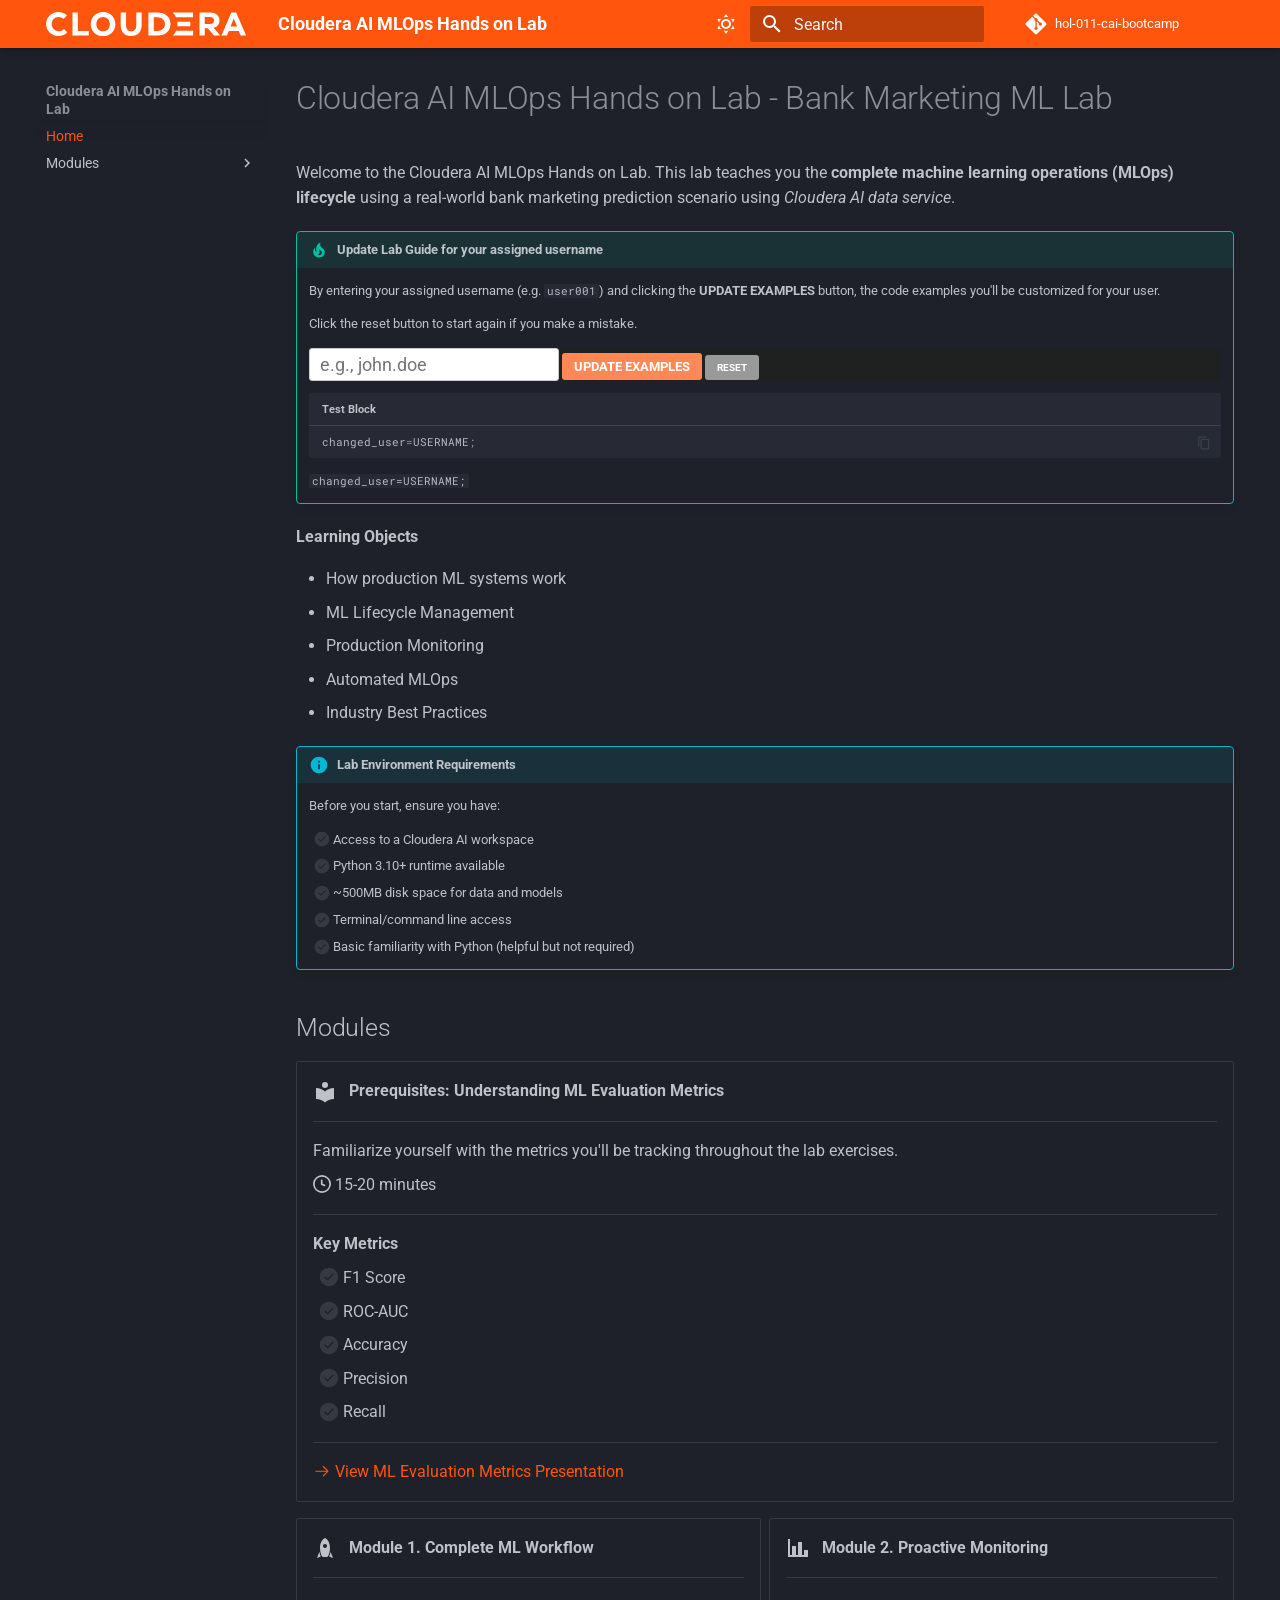
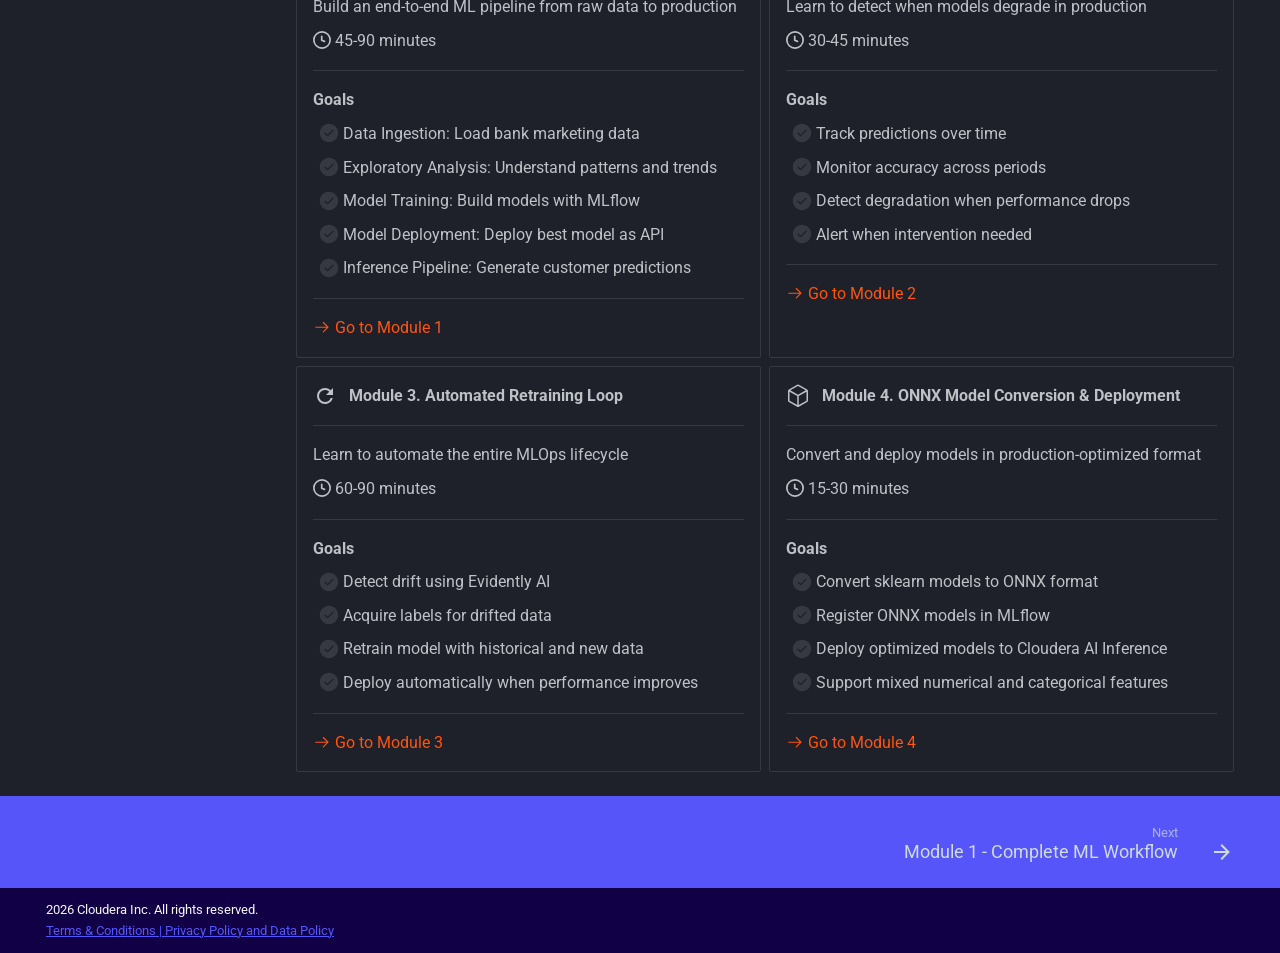
<file: index.html>
<!DOCTYPE html><html lang="en" class="no-js"><head>
    
      <meta charset="utf-8">
      <meta name="viewport" content="width=device-width,initial-scale=1">
      
      
        <meta name="author" content="GOES">
      
      
      
      
        <link rel="next" href="modules/module1/index.html">
      
      
        
      
      
      <link rel="icon" href="assets/images/favicon.ico">
      <meta name="generator" content="mkdocs-1.6.1, mkdocs-material-9.7.6">
    
    
      
        <title>Cloudera AI MLOps Hands on Lab</title>
      
    
    
      <link rel="stylesheet" href="assets/stylesheets/main.484c7ddc.min.css">
      
        
        <link rel="stylesheet" href="assets/stylesheets/palette.ab4e12ef.min.css">
      
      


    
    
      
    
    
      
        
        
        <link rel="preconnect" href="https://fonts.gstatic.com" crossorigin="">
        <link rel="stylesheet" href="https://fonts.googleapis.com/css?family=Roboto:300,300i,400,400i,700,700i%7CRoboto+Mono:400,400i,700,700i&amp;display=fallback">
        <style>:root{--md-text-font:"Roboto";--md-code-font:"Roboto Mono"}</style>
      
    
    
      <link rel="stylesheet" href="assets/stylesheets/extra.css">
    
    <script>__md_scope=new URL(".",location),__md_hash=e=>[...e].reduce(((e,_)=>(e<<5)-e+_.charCodeAt(0)),0),__md_get=(e,_=localStorage,t=__md_scope)=>JSON.parse(_.getItem(t.pathname+"."+e)),__md_set=(e,_,t=localStorage,a=__md_scope)=>{try{t.setItem(a.pathname+"."+e,JSON.stringify(_))}catch(e){}}</script>
    
      
  


  
<script defer="" src="https://metrics.cloudera-labs.com/script.js" data-website-id="621c01ed-d361-4638-81c8-6066ea2ea56b">
</script>

  
    <script>"undefined"!=typeof __md_analytics&&__md_analytics()</script>
  

    
    
  <link href="assets/stylesheets/glightbox.min.css" rel="stylesheet"><script src="assets/javascripts/glightbox.min.js"></script><style id="glightbox-style">
            html.glightbox-open { overflow: initial; height: 100%; }
            .gslide-title { margin-top: 0px; user-select: text; }
            .gslide-desc { color: #666; user-select: text; }
            .gslide-image img { background: white; }
            .gscrollbar-fixer { padding-right: 15px; }
            .gdesc-inner { font-size: 0.75rem; }
            body[data-md-color-scheme="slate"] .gdesc-inner { background: var(--md-default-bg-color); }
            body[data-md-color-scheme="slate"] .gslide-title { color: var(--md-default-fg-color); }
            body[data-md-color-scheme="slate"] .gslide-desc { color: var(--md-default-fg-color); }
        </style></head>
  
  
    
    
      
    
    
    
    
    <body dir="ltr" data-md-color-scheme="slate" data-md-color-primary="custom" data-md-color-accent="custom">
  
    
    <input class="md-toggle" data-md-toggle="drawer" type="checkbox" id="__drawer" autocomplete="off">
    <input class="md-toggle" data-md-toggle="search" type="checkbox" id="__search" autocomplete="off">
    <label class="md-overlay" for="__drawer"></label>
    <div data-md-component="skip">
      
        
        <a href="#cloudera-ai-mlops-hands-on-lab-bank-marketing-ml-lab" class="md-skip">
          Skip to content
        </a>
      
    </div>
    <div data-md-component="announce">
      
    </div>
    
    
      

  

<header class="md-header md-header--shadow" data-md-component="header">
  <nav class="md-header__inner md-grid" aria-label="Header">
    <a href="index.html" title="Cloudera AI MLOps Hands on Lab" class="md-header__button md-logo" aria-label="Cloudera AI MLOps Hands on Lab" data-md-component="logo">
      
  <img src="assets/images/logo-cloudera-white.svg" alt="logo">

    </a>
    <label class="md-header__button md-icon" for="__drawer">
      
      <svg xmlns="http://www.w3.org/2000/svg" viewBox="0 0 24 24"><path d="M3 6h18v2H3zm0 5h18v2H3zm0 5h18v2H3z"></path></svg>
    </label>
    <div class="md-header__title" data-md-component="header-title">
      <div class="md-header__ellipsis">
        <div class="md-header__topic">
          <span class="md-ellipsis">
            Cloudera AI MLOps Hands on Lab
          </span>
        </div>
        <div class="md-header__topic" data-md-component="header-topic">
          <span class="md-ellipsis">
            
              Home
            
          </span>
        </div>
      </div>
    </div>
    
      
        <form class="md-header__option" data-md-component="palette">
  
    
    
    
    <input class="md-option" data-md-color-media="" data-md-color-scheme="slate" data-md-color-primary="custom" data-md-color-accent="custom" aria-label="Switch to light mode" type="radio" name="__palette" id="__palette_0">
    
      <label class="md-header__button md-icon" title="Switch to light mode" for="__palette_1" hidden="">
        <svg xmlns="http://www.w3.org/2000/svg" viewBox="0 0 24 24"><path d="M12 7a5 5 0 0 1 5 5 5 5 0 0 1-5 5 5 5 0 0 1-5-5 5 5 0 0 1 5-5m0 2a3 3 0 0 0-3 3 3 3 0 0 0 3 3 3 3 0 0 0 3-3 3 3 0 0 0-3-3m0-7 2.39 3.42C13.65 5.15 12.84 5 12 5s-1.65.15-2.39.42zM3.34 7l4.16-.35A7.2 7.2 0 0 0 5.94 8.5c-.44.74-.69 1.5-.83 2.29zm.02 10 1.76-3.77a7.131 7.131 0 0 0 2.38 4.14zM20.65 7l-1.77 3.79a7.02 7.02 0 0 0-2.38-4.15zm-.01 10-4.14.36c.59-.51 1.12-1.14 1.54-1.86.42-.73.69-1.5.83-2.29zM12 22l-2.41-3.44c.74.27 1.55.44 2.41.44.82 0 1.63-.17 2.37-.44z"></path></svg>
      </label>
    
  
    
    
    
    <input class="md-option" data-md-color-media="" data-md-color-scheme="default" data-md-color-primary="custom" data-md-color-accent="custom" aria-label="Switch to dark mode" type="radio" name="__palette" id="__palette_1">
    
      <label class="md-header__button md-icon" title="Switch to dark mode" for="__palette_0" hidden="">
        <svg xmlns="http://www.w3.org/2000/svg" viewBox="0 0 24 24"><path d="m17.75 4.09-2.53 1.94.91 3.06-2.63-1.81-2.63 1.81.91-3.06-2.53-1.94L12.44 4l1.06-3 1.06 3zm3.5 6.91-1.64 1.25.59 1.98-1.7-1.17-1.7 1.17.59-1.98L15.75 11l2.06-.05L18.5 9l.69 1.95zm-2.28 4.95c.83-.08 1.72 1.1 1.19 1.85-.32.45-.66.87-1.08 1.27C15.17 23 8.84 23 4.94 19.07c-3.91-3.9-3.91-10.24 0-14.14.4-.4.82-.76 1.27-1.08.75-.53 1.93.36 1.85 1.19-.27 2.86.69 5.83 2.89 8.02a9.96 9.96 0 0 0 8.02 2.89m-1.64 2.02a12.08 12.08 0 0 1-7.8-3.47c-2.17-2.19-3.33-5-3.49-7.82-2.81 3.14-2.7 7.96.31 10.98 3.02 3.01 7.84 3.12 10.98.31"></path></svg>
      </label>
    
  
</form>
      
    
    
      <script>var palette=__md_get("__palette");if(palette&&palette.color){if("(prefers-color-scheme)"===palette.color.media){var media=matchMedia("(prefers-color-scheme: light)"),input=document.querySelector(media.matches?"[data-md-color-media='(prefers-color-scheme: light)']":"[data-md-color-media='(prefers-color-scheme: dark)']");palette.color.media=input.getAttribute("data-md-color-media"),palette.color.scheme=input.getAttribute("data-md-color-scheme"),palette.color.primary=input.getAttribute("data-md-color-primary"),palette.color.accent=input.getAttribute("data-md-color-accent")}for(var[key,value]of Object.entries(palette.color))document.body.setAttribute("data-md-color-"+key,value)}</script>
    
    
    
      
      
        <label class="md-header__button md-icon" for="__search">
          
          <svg xmlns="http://www.w3.org/2000/svg" viewBox="0 0 24 24"><path d="M9.5 3A6.5 6.5 0 0 1 16 9.5c0 1.61-.59 3.09-1.56 4.23l.27.27h.79l5 5-1.5 1.5-5-5v-.79l-.27-.27A6.52 6.52 0 0 1 9.5 16 6.5 6.5 0 0 1 3 9.5 6.5 6.5 0 0 1 9.5 3m0 2C7 5 5 7 5 9.5S7 14 9.5 14 14 12 14 9.5 12 5 9.5 5"></path></svg>
        </label>
        <div class="md-search" data-md-component="search" role="dialog">
  <label class="md-search__overlay" for="__search"></label>
  <div class="md-search__inner" role="search">
    <form class="md-search__form" name="search">
      <input type="text" class="md-search__input" name="query" aria-label="Search" placeholder="Search" autocapitalize="off" autocorrect="off" autocomplete="off" spellcheck="false" data-md-component="search-query" required="">
      <label class="md-search__icon md-icon" for="__search">
        
        <svg xmlns="http://www.w3.org/2000/svg" viewBox="0 0 24 24"><path d="M9.5 3A6.5 6.5 0 0 1 16 9.5c0 1.61-.59 3.09-1.56 4.23l.27.27h.79l5 5-1.5 1.5-5-5v-.79l-.27-.27A6.52 6.52 0 0 1 9.5 16 6.5 6.5 0 0 1 3 9.5 6.5 6.5 0 0 1 9.5 3m0 2C7 5 5 7 5 9.5S7 14 9.5 14 14 12 14 9.5 12 5 9.5 5"></path></svg>
        
        <svg xmlns="http://www.w3.org/2000/svg" viewBox="0 0 24 24"><path d="M20 11v2H8l5.5 5.5-1.42 1.42L4.16 12l7.92-7.92L13.5 5.5 8 11z"></path></svg>
      </label>
      <nav class="md-search__options" aria-label="Search">
        
        <button type="reset" class="md-search__icon md-icon" title="Clear" aria-label="Clear" tabindex="-1">
          
          <svg xmlns="http://www.w3.org/2000/svg" viewBox="0 0 24 24"><path d="M19 6.41 17.59 5 12 10.59 6.41 5 5 6.41 10.59 12 5 17.59 6.41 19 12 13.41 17.59 19 19 17.59 13.41 12z"></path></svg>
        </button>
      </nav>
      
    </form>
    <div class="md-search__output">
      <div class="md-search__scrollwrap" tabindex="0" data-md-scrollfix="">
        <div class="md-search-result" data-md-component="search-result">
          <div class="md-search-result__meta">
            Initializing search
          </div>
          <ol class="md-search-result__list" role="presentation"></ol>
        </div>
      </div>
    </div>
  </div>
</div>
      
    
    
      <div class="md-header__source">
        <a href="https://github.infra.cloudera.com/GOES/hol-011-cai-bootcamp" title="Go to repository" class="md-source" data-md-component="source">
  <div class="md-source__icon md-icon">
    
    <svg xmlns="http://www.w3.org/2000/svg" viewBox="0 0 448 512"><!--! Font Awesome Free 7.1.0 by @fontawesome - https://fontawesome.com License - https://fontawesome.com/license/free (Icons: CC BY 4.0, Fonts: SIL OFL 1.1, Code: MIT License) Copyright 2025 Fonticons, Inc.--><path d="M439.6 236.1 244 40.5c-5.4-5.5-12.8-8.5-20.4-8.5s-15 3-20.4 8.4L162.5 81l51.5 51.5c27.1-9.1 52.7 16.8 43.4 43.7l49.7 49.7c34.2-11.8 61.2 31 35.5 56.7-26.5 26.5-70.2-2.9-56-37.3L240.3 199v121.9c25.3 12.5 22.3 41.8 9.1 55-6.4 6.4-15.2 10.1-24.3 10.1s-17.8-3.6-24.3-10.1c-17.6-17.6-11.1-46.9 11.2-56v-123c-20.8-8.5-24.6-30.7-18.6-45L142.6 101 8.5 235.1C3 240.6 0 247.9 0 255.5s3 15 8.5 20.4l195.6 195.7c5.4 5.4 12.7 8.4 20.4 8.4s15-3 20.4-8.4l194.7-194.7c5.4-5.4 8.4-12.8 8.4-20.4s-3-15-8.4-20.4"></path></svg>
  </div>
  <div class="md-source__repository">
    hol-011-cai-bootcamp
  </div>
</a>
      </div>
    
  </nav>
  
</header>
    
    <div class="md-container" data-md-component="container">
      
      
        
          
        
      
      <main class="md-main" data-md-component="main">
        <div class="md-main__inner md-grid">
          
            
              
                
              
              <div class="md-sidebar md-sidebar--primary" data-md-component="sidebar" data-md-type="navigation">
                <div class="md-sidebar__scrollwrap">
                  <div class="md-sidebar__inner">
                    



<nav class="md-nav md-nav--primary" aria-label="Navigation" data-md-level="0">
  <label class="md-nav__title" for="__drawer">
    <a href="index.html" title="Cloudera AI MLOps Hands on Lab" class="md-nav__button md-logo" aria-label="Cloudera AI MLOps Hands on Lab" data-md-component="logo">
      
  <img src="assets/images/logo-cloudera-white.svg" alt="logo">

    </a>
    Cloudera AI MLOps Hands on Lab
  </label>
  
    <div class="md-nav__source">
      <a href="https://github.infra.cloudera.com/GOES/hol-011-cai-bootcamp" title="Go to repository" class="md-source" data-md-component="source">
  <div class="md-source__icon md-icon">
    
    <svg xmlns="http://www.w3.org/2000/svg" viewBox="0 0 448 512"><!--! Font Awesome Free 7.1.0 by @fontawesome - https://fontawesome.com License - https://fontawesome.com/license/free (Icons: CC BY 4.0, Fonts: SIL OFL 1.1, Code: MIT License) Copyright 2025 Fonticons, Inc.--><path d="M439.6 236.1 244 40.5c-5.4-5.5-12.8-8.5-20.4-8.5s-15 3-20.4 8.4L162.5 81l51.5 51.5c27.1-9.1 52.7 16.8 43.4 43.7l49.7 49.7c34.2-11.8 61.2 31 35.5 56.7-26.5 26.5-70.2-2.9-56-37.3L240.3 199v121.9c25.3 12.5 22.3 41.8 9.1 55-6.4 6.4-15.2 10.1-24.3 10.1s-17.8-3.6-24.3-10.1c-17.6-17.6-11.1-46.9 11.2-56v-123c-20.8-8.5-24.6-30.7-18.6-45L142.6 101 8.5 235.1C3 240.6 0 247.9 0 255.5s3 15 8.5 20.4l195.6 195.7c5.4 5.4 12.7 8.4 20.4 8.4s15-3 20.4-8.4l194.7-194.7c5.4-5.4 8.4-12.8 8.4-20.4s-3-15-8.4-20.4"></path></svg>
  </div>
  <div class="md-source__repository">
    hol-011-cai-bootcamp
  </div>
</a>
    </div>
  
  <ul class="md-nav__list" data-md-scrollfix="">
    
      
      
  
  
    
  
  
  
    <li class="md-nav__item md-nav__item--active">
      
      <input class="md-nav__toggle md-toggle" type="checkbox" id="__toc">
      
      
        
      
      
        <label class="md-nav__link md-nav__link--active" for="__toc">
          
  
  
  <span class="md-ellipsis">
    
  
    Home
  

    
  </span>
  
  

          <span class="md-nav__icon md-icon"></span>
        </label>
      
      <a href="index.html" class="md-nav__link md-nav__link--active">
        
  
  
  <span class="md-ellipsis">
    
  
    Home
  

    
  </span>
  
  

      </a>
      
        

<nav class="md-nav md-nav--secondary" aria-label="Table of contents">
  
  
  
    
  
  
    <label class="md-nav__title" for="__toc">
      <span class="md-nav__icon md-icon"></span>
      Table of contents
    </label>
    <ul class="md-nav__list" data-md-component="toc" data-md-scrollfix="">
      
        <li class="md-nav__item">
  <a href="#modules" class="md-nav__link">
    <span class="md-ellipsis">
      
        Modules
      
    </span>
  </a>
  
</li>
      
    </ul>
  
</nav>
      
    </li>
  

    
      
      
  
  
  
  
    
    
    
    
    
    <li class="md-nav__item md-nav__item--nested">
      
        
        
        <input class="md-nav__toggle md-toggle " type="checkbox" id="__nav_2">
        
          
          <label class="md-nav__link" for="__nav_2" id="__nav_2_label" tabindex="0">
            
  
  
  <span class="md-ellipsis">
    
  
    Modules
  

    
  </span>
  
  

            <span class="md-nav__icon md-icon"></span>
          </label>
        
        <nav class="md-nav" data-md-level="1" aria-labelledby="__nav_2_label" aria-expanded="false">
          <label class="md-nav__title" for="__nav_2">
            <span class="md-nav__icon md-icon"></span>
            
  
    Modules
  

          </label>
          <ul class="md-nav__list" data-md-scrollfix="">
            
              
                
  
  
  
  
    <li class="md-nav__item">
      <a href="modules/module1/index.html" class="md-nav__link">
        
  
  
  <span class="md-ellipsis">
    
  
    Module 1 - Complete ML Workflow
  

    
  </span>
  
  

      </a>
    </li>
  

              
            
              
                
  
  
  
  
    <li class="md-nav__item">
      <a href="modules/module2/index.html" class="md-nav__link">
        
  
  
  <span class="md-ellipsis">
    
  
    Module 2 - Proactive Monitoring
  

    
  </span>
  
  

      </a>
    </li>
  

              
            
              
                
  
  
  
  
    <li class="md-nav__item">
      <a href="modules/module3/index.html" class="md-nav__link">
        
  
  
  <span class="md-ellipsis">
    
  
    Module 3 - Automated Retraining Loop
  

    
  </span>
  
  

      </a>
    </li>
  

              
            
              
                
  
  
  
  
    <li class="md-nav__item">
      <a href="modules/module4/index.html" class="md-nav__link">
        
  
  
  <span class="md-ellipsis">
    
  
    Module 4 - Deployment with AI Inference Service
  

    
  </span>
  
  

      </a>
    </li>
  

              
            
          </ul>
        </nav>
      
    </li>
  

    
  </ul>
</nav>
                  </div>
                </div>
              </div>
            
            
              
                
              
              <div class="md-sidebar md-sidebar--secondary" data-md-component="sidebar" data-md-type="toc" hidden="">
                <div class="md-sidebar__scrollwrap">
                  <div class="md-sidebar__inner">
                    

<nav class="md-nav md-nav--secondary" aria-label="Table of contents">
  
  
  
    
  
  
    <label class="md-nav__title" for="__toc">
      <span class="md-nav__icon md-icon"></span>
      Table of contents
    </label>
    <ul class="md-nav__list" data-md-component="toc" data-md-scrollfix="">
      
        <li class="md-nav__item">
  <a href="#modules" class="md-nav__link">
    <span class="md-ellipsis">
      
        Modules
      
    </span>
  </a>
  
</li>
      
    </ul>
  
</nav>
                  </div>
                </div>
              </div>
            
          
          
            <div class="md-content" data-md-component="content">
              
              <article class="md-content__inner md-typeset">
                
                  
  




<h1 id="cloudera-ai-mlops-hands-on-lab-bank-marketing-ml-lab">Cloudera AI MLOps Hands on Lab - Bank Marketing ML Lab</h1>
<p>Welcome to the Cloudera AI MLOps Hands on Lab. This lab teaches you the <strong>complete machine learning operations (MLOps) lifecycle</strong> using a real-world bank marketing prediction scenario using <em>Cloudera AI data service</em>.</p>
<div class="admonition tip">
<p class="admonition-title">Update Lab Guide for your assigned username</p>
<p>By entering your assigned username (e.g. <code>user001</code>) and clicking the <strong>UPDATE EXAMPLES</strong> button, the code examples you'll be customized for your user. </p>
<p>Click the reset button to start again if you make a mistake.</p>
<p></p><div class="username-input-container">
    <input type="text" id="user-username-input" placeholder="e.g., john.doe">
    <button id="user-username-save">UPDATE EXAMPLES</button>
    <button id="user-username-clear">RESET</button>
</div><p></p>
<div class="language-sql highlight"><span class="filename">Test Block</span><pre><span></span><code><span id="__span-0-1"><a id="__codelineno-0-1" name="__codelineno-0-1" href="#__codelineno-0-1"></a><span class="n">changed_user</span><span class="o">=</span><span class="n">USERNAME</span><span class="p">;</span>
</span></code></pre></div>
<p><code>changed_user=USERNAME;</code></p>
</div>
<p><strong>Learning Objects</strong></p>
<ul>
<li>How production ML systems work</li>
<li>ML Lifecycle Management</li>
<li>Production Monitoring</li>
<li>Automated MLOps</li>
<li>Industry Best Practices</li>
</ul>
<div class="admonition info">
<p class="admonition-title">Lab Environment Requirements</p>
<p>Before you start, ensure you have:</p>
<ul class="task-list">
<li class="task-list-item"><label class="task-list-control"><input type="checkbox" disabled=""><span class="task-list-indicator"></span></label> Access to a Cloudera AI workspace</li>
<li class="task-list-item"><label class="task-list-control"><input type="checkbox" disabled=""><span class="task-list-indicator"></span></label> Python 3.10+ runtime available</li>
<li class="task-list-item"><label class="task-list-control"><input type="checkbox" disabled=""><span class="task-list-indicator"></span></label> ~500MB disk space for data and models</li>
<li class="task-list-item"><label class="task-list-control"><input type="checkbox" disabled=""><span class="task-list-indicator"></span></label> Terminal/command line access</li>
<li class="task-list-item"><label class="task-list-control"><input type="checkbox" disabled=""><span class="task-list-indicator"></span></label> Basic familiarity with Python (helpful but not required)</li>
</ul>
</div>
<h2 id="modules">Modules</h2>
<div class="grid cards">
<ul>
<li>
<p><span class="twemoji lg middle"><svg xmlns="http://www.w3.org/2000/svg" viewBox="0 0 24 24"><path d="M12 8a3 3 0 0 0 3-3 3 3 0 0 0-3-3 3 3 0 0 0-3 3 3 3 0 0 0 3 3m0 3.54C9.64 9.35 6.5 8 3 8v11c3.5 0 6.64 1.35 9 3.54 2.36-2.19 5.5-3.54 9-3.54V8c-3.5 0-6.64 1.35-9 3.54"></path></svg></span> &nbsp; <strong>Prerequisites: Understanding ML Evaluation Metrics</strong></p>
<hr>
<p>Familiarize yourself with the metrics you'll be tracking throughout the lab exercises.</p>
<p><em><strong><span class="twemoji"><svg xmlns="http://www.w3.org/2000/svg" viewBox="0 0 16 16"><path d="M8 0a8 8 0 1 1 0 16A8 8 0 0 1 8 0M1.5 8a6.5 6.5 0 1 0 13 0 6.5 6.5 0 0 0-13 0m7-3.25v2.992l2.028.812a.75.75 0 0 1-.557 1.392l-2.5-1A.75.75 0 0 1 7 8.25v-3.5a.75.75 0 0 1 1.5 0"></path></svg></span></strong></em> 15-20 minutes</p>
<hr>
<p><strong>Key Metrics</strong></p>
<ul class="task-list">
<li class="task-list-item"><label class="task-list-control"><input type="checkbox" disabled=""><span class="task-list-indicator"></span></label> F1 Score</li>
<li class="task-list-item"><label class="task-list-control"><input type="checkbox" disabled=""><span class="task-list-indicator"></span></label> ROC-AUC</li>
<li class="task-list-item"><label class="task-list-control"><input type="checkbox" disabled=""><span class="task-list-indicator"></span></label> Accuracy</li>
<li class="task-list-item"><label class="task-list-control"><input type="checkbox" disabled=""><span class="task-list-indicator"></span></label> Precision</li>
<li class="task-list-item"><label class="task-list-control"><input type="checkbox" disabled=""><span class="task-list-indicator"></span></label> Recall</li>
</ul>
<hr>
<p><a href="assets/ML_Evaluation_Metrics_Final.pdf" target="_blank"><span class="twemoji"><svg xmlns="http://www.w3.org/2000/svg" viewBox="0 0 24 24"><path d="M13.22 19.03a.75.75 0 0 1 0-1.06L18.19 13H3.75a.75.75 0 0 1 0-1.5h14.44l-4.97-4.97a.749.749 0 0 1 .326-1.275.75.75 0 0 1 .734.215l6.25 6.25a.75.75 0 0 1 0 1.06l-6.25 6.25a.75.75 0 0 1-1.06 0"></path></svg></span> View ML Evaluation Metrics Presentation</a></p>
</li>
</ul>
</div>
<div class="grid cards">
<ul>
<li>
<p><span class="twemoji lg middle"><svg xmlns="http://www.w3.org/2000/svg" viewBox="0 0 24 24"><path d="m20 22-3.86-1.55c.7-1.53 1.2-3.11 1.51-4.72zM7.86 20.45 4 22l2.35-6.27c.31 1.61.81 3.19 1.51 4.72M12 2s5 2 5 10c0 3.1-.75 5.75-1.67 7.83A2 2 0 0 1 13.5 21h-3a2 2 0 0 1-1.83-1.17C7.76 17.75 7 15.1 7 12c0-8 5-10 5-10m0 10c1.1 0 2-.9 2-2s-.9-2-2-2-2 .9-2 2 .9 2 2 2"></path></svg></span> &nbsp; <strong>Module 1. Complete ML Workflow</strong></p>
<hr>
<p>Build an end-to-end ML pipeline from raw data to production</p>
<p><em><strong><span class="twemoji"><svg xmlns="http://www.w3.org/2000/svg" viewBox="0 0 16 16"><path d="M8 0a8 8 0 1 1 0 16A8 8 0 0 1 8 0M1.5 8a6.5 6.5 0 1 0 13 0 6.5 6.5 0 0 0-13 0m7-3.25v2.992l2.028.812a.75.75 0 0 1-.557 1.392l-2.5-1A.75.75 0 0 1 7 8.25v-3.5a.75.75 0 0 1 1.5 0"></path></svg></span></strong></em> 45-90 minutes</p>
<hr>
<p><strong>Goals</strong></p>
<ul class="task-list">
<li class="task-list-item"><label class="task-list-control"><input type="checkbox" disabled=""><span class="task-list-indicator"></span></label> Data Ingestion: Load bank marketing data</li>
<li class="task-list-item"><label class="task-list-control"><input type="checkbox" disabled=""><span class="task-list-indicator"></span></label> Exploratory Analysis: Understand patterns and trends</li>
<li class="task-list-item"><label class="task-list-control"><input type="checkbox" disabled=""><span class="task-list-indicator"></span></label> Model Training: Build models with MLflow</li>
<li class="task-list-item"><label class="task-list-control"><input type="checkbox" disabled=""><span class="task-list-indicator"></span></label> Model Deployment: Deploy best model as API</li>
<li class="task-list-item"><label class="task-list-control"><input type="checkbox" disabled=""><span class="task-list-indicator"></span></label> Inference Pipeline: Generate customer predictions</li>
</ul>
<hr>
<p><a href="modules/module1/index.html"><span class="twemoji"><svg xmlns="http://www.w3.org/2000/svg" viewBox="0 0 24 24"><path d="M13.22 19.03a.75.75 0 0 1 0-1.06L18.19 13H3.75a.75.75 0 0 1 0-1.5h14.44l-4.97-4.97a.749.749 0 0 1 .326-1.275.75.75 0 0 1 .734.215l6.25 6.25a.75.75 0 0 1 0 1.06l-6.25 6.25a.75.75 0 0 1-1.06 0"></path></svg></span> Go to Module 1</a></p>
</li>
<li>
<p><span class="twemoji lg middle"><svg xmlns="http://www.w3.org/2000/svg" viewBox="0 0 24 24"><path d="M22 21H2V3h2v16h2v-9h4v9h2V6h4v13h2v-5h4z"></path></svg></span> &nbsp; <strong>Module 2. Proactive Monitoring</strong></p>
<hr>
<p>Learn to detect when models degrade in production</p>
<p><em><strong><span class="twemoji"><svg xmlns="http://www.w3.org/2000/svg" viewBox="0 0 16 16"><path d="M8 0a8 8 0 1 1 0 16A8 8 0 0 1 8 0M1.5 8a6.5 6.5 0 1 0 13 0 6.5 6.5 0 0 0-13 0m7-3.25v2.992l2.028.812a.75.75 0 0 1-.557 1.392l-2.5-1A.75.75 0 0 1 7 8.25v-3.5a.75.75 0 0 1 1.5 0"></path></svg></span></strong></em> 30-45 minutes</p>
<hr>
<p><strong>Goals</strong></p>
<ul class="task-list">
<li class="task-list-item"><label class="task-list-control"><input type="checkbox" disabled=""><span class="task-list-indicator"></span></label> Track predictions over time</li>
<li class="task-list-item"><label class="task-list-control"><input type="checkbox" disabled=""><span class="task-list-indicator"></span></label> Monitor accuracy across periods</li>
<li class="task-list-item"><label class="task-list-control"><input type="checkbox" disabled=""><span class="task-list-indicator"></span></label> Detect degradation when performance drops</li>
<li class="task-list-item"><label class="task-list-control"><input type="checkbox" disabled=""><span class="task-list-indicator"></span></label> Alert when intervention needed</li>
</ul>
<hr>
<p><a href="modules/module2/index.html"><span class="twemoji"><svg xmlns="http://www.w3.org/2000/svg" viewBox="0 0 24 24"><path d="M13.22 19.03a.75.75 0 0 1 0-1.06L18.19 13H3.75a.75.75 0 0 1 0-1.5h14.44l-4.97-4.97a.749.749 0 0 1 .326-1.275.75.75 0 0 1 .734.215l6.25 6.25a.75.75 0 0 1 0 1.06l-6.25 6.25a.75.75 0 0 1-1.06 0"></path></svg></span> Go to Module 2</a></p>
</li>
<li>
<p><span class="twemoji lg middle"><svg xmlns="http://www.w3.org/2000/svg" viewBox="0 0 24 24"><path d="M17.65 6.35A7.96 7.96 0 0 0 12 4a8 8 0 0 0-8 8 8 8 0 0 0 8 8c3.73 0 6.84-2.55 7.73-6h-2.08A5.99 5.99 0 0 1 12 18a6 6 0 0 1-6-6 6 6 0 0 1 6-6c1.66 0 3.14.69 4.22 1.78L13 11h7V4z"></path></svg></span> &nbsp; <strong>Module 3. Automated Retraining Loop</strong></p>
<hr>
<p>Learn to automate the entire MLOps lifecycle</p>
<p><em><strong><span class="twemoji"><svg xmlns="http://www.w3.org/2000/svg" viewBox="0 0 16 16"><path d="M8 0a8 8 0 1 1 0 16A8 8 0 0 1 8 0M1.5 8a6.5 6.5 0 1 0 13 0 6.5 6.5 0 0 0-13 0m7-3.25v2.992l2.028.812a.75.75 0 0 1-.557 1.392l-2.5-1A.75.75 0 0 1 7 8.25v-3.5a.75.75 0 0 1 1.5 0"></path></svg></span></strong></em> 60-90 minutes</p>
<hr>
<p><strong>Goals</strong></p>
<ul class="task-list">
<li class="task-list-item"><label class="task-list-control"><input type="checkbox" disabled=""><span class="task-list-indicator"></span></label> Detect drift using Evidently AI</li>
<li class="task-list-item"><label class="task-list-control"><input type="checkbox" disabled=""><span class="task-list-indicator"></span></label> Acquire labels for drifted data</li>
<li class="task-list-item"><label class="task-list-control"><input type="checkbox" disabled=""><span class="task-list-indicator"></span></label> Retrain model with historical and new data</li>
<li class="task-list-item"><label class="task-list-control"><input type="checkbox" disabled=""><span class="task-list-indicator"></span></label> Deploy automatically when performance improves</li>
</ul>
<hr>
<p><a href="modules/module3/index.html"><span class="twemoji"><svg xmlns="http://www.w3.org/2000/svg" viewBox="0 0 24 24"><path d="M13.22 19.03a.75.75 0 0 1 0-1.06L18.19 13H3.75a.75.75 0 0 1 0-1.5h14.44l-4.97-4.97a.749.749 0 0 1 .326-1.275.75.75 0 0 1 .734.215l6.25 6.25a.75.75 0 0 1 0 1.06l-6.25 6.25a.75.75 0 0 1-1.06 0"></path></svg></span> Go to Module 3</a></p>
</li>
<li>
<p><span class="twemoji lg middle"><svg xmlns="http://www.w3.org/2000/svg" viewBox="0 0 24 24"><path d="M12.876.64V.639l8.25 4.763c.541.313.875.89.875 1.515v9.525a1.75 1.75 0 0 1-.875 1.516l-8.25 4.762a1.75 1.75 0 0 1-1.75 0l-8.25-4.763a1.75 1.75 0 0 1-.875-1.515V6.917c0-.625.334-1.202.875-1.515L11.126.64a1.75 1.75 0 0 1 1.75 0m-1 1.298L4.251 6.34l7.75 4.474 7.75-4.474-7.625-4.402a.25.25 0 0 0-.25 0m.875 19.123 7.625-4.402a.25.25 0 0 0 .125-.216V7.639l-7.75 4.474ZM3.501 7.64v8.803c0 .09.048.172.125.216l7.625 4.402v-8.947Z"></path></svg></span> &nbsp; <strong>Module 4. ONNX Model Conversion &amp; Deployment</strong></p>
<hr>
<p>Convert and deploy models in production-optimized format</p>
<p><em><strong><span class="twemoji"><svg xmlns="http://www.w3.org/2000/svg" viewBox="0 0 16 16"><path d="M8 0a8 8 0 1 1 0 16A8 8 0 0 1 8 0M1.5 8a6.5 6.5 0 1 0 13 0 6.5 6.5 0 0 0-13 0m7-3.25v2.992l2.028.812a.75.75 0 0 1-.557 1.392l-2.5-1A.75.75 0 0 1 7 8.25v-3.5a.75.75 0 0 1 1.5 0"></path></svg></span></strong></em> 15-30 minutes</p>
<hr>
<p><strong>Goals</strong></p>
<ul class="task-list">
<li class="task-list-item"><label class="task-list-control"><input type="checkbox" disabled=""><span class="task-list-indicator"></span></label> Convert sklearn models to ONNX format</li>
<li class="task-list-item"><label class="task-list-control"><input type="checkbox" disabled=""><span class="task-list-indicator"></span></label> Register ONNX models in MLflow</li>
<li class="task-list-item"><label class="task-list-control"><input type="checkbox" disabled=""><span class="task-list-indicator"></span></label> Deploy optimized models to Cloudera AI Inference</li>
<li class="task-list-item"><label class="task-list-control"><input type="checkbox" disabled=""><span class="task-list-indicator"></span></label> Support mixed numerical and categorical features</li>
</ul>
<hr>
<p><a href="modules/module4/index.html"><span class="twemoji"><svg xmlns="http://www.w3.org/2000/svg" viewBox="0 0 24 24"><path d="M13.22 19.03a.75.75 0 0 1 0-1.06L18.19 13H3.75a.75.75 0 0 1 0-1.5h14.44l-4.97-4.97a.749.749 0 0 1 .326-1.275.75.75 0 0 1 .734.215l6.25 6.25a.75.75 0 0 1 0 1.06l-6.25 6.25a.75.75 0 0 1-1.06 0"></path></svg></span> Go to Module 4</a></p>
</li>
</ul>
</div>







  
  



  


  



                
              </article>
            </div>
          
          
<script>var target=document.getElementById(location.hash.slice(1));target&&target.name&&(target.checked=target.name.startsWith("__tabbed_"))</script>
        </div>
        
          <button type="button" class="md-top md-icon" data-md-component="top" hidden="">
  
  <svg xmlns="http://www.w3.org/2000/svg" viewBox="0 0 24 24"><path d="M13 20h-2V8l-5.5 5.5-1.42-1.42L12 4.16l7.92 7.92-1.42 1.42L13 8z"></path></svg>
  Back to top
</button>
        
      </main>
      
        <footer class="md-footer">
  
    
      
        
      
      <nav class="md-footer__inner md-grid" aria-label="Footer">
        
        
          
          <a href="modules/module1/index.html" class="md-footer__link md-footer__link--next" aria-label="Next: Module 1 - Complete ML Workflow">
            <div class="md-footer__title">
              <span class="md-footer__direction">
                Next
              </span>
              <div class="md-ellipsis">
                Module 1 - Complete ML Workflow
              </div>
            </div>
            <div class="md-footer__button md-icon">
              
              <svg xmlns="http://www.w3.org/2000/svg" viewBox="0 0 24 24"><path d="M4 11v2h12l-5.5 5.5 1.42 1.42L19.84 12l-7.92-7.92L10.5 5.5 16 11z"></path></svg>
            </div>
          </a>
        
      </nav>
    
  
  <div class="md-footer-meta md-typeset">
    <div class="md-footer-meta__inner md-grid">
      <div class="md-copyright">
  
    <div class="md-copyright__highlight">
      2026 Cloudera Inc. All rights reserved.<br><a href="https://www.cloudera.com/legal/terms-and-conditions.html" target="_blank">Terms &amp; Conditions | </a>  <a href="https://www.cloudera.com/legal/policies.html" target="_blank"> Privacy Policy and Data Policy</a>
    </div>
  
  
</div>
      
    </div>
  </div>
</footer>
      
    </div>
    <div class="md-dialog" data-md-component="dialog">
      <div class="md-dialog__inner md-typeset"></div>
    </div>
    
    
    
      
      
      <script id="__config" type="application/json">{"annotate": null, "base": ".", "features": ["content.code.annotate", "content.code.copy", "navigation.footer", "navigation.top"], "search": "assets/javascripts/workers/search.2c215733.min.js", "tags": null, "translations": {"clipboard.copied": "Copied to clipboard", "clipboard.copy": "Copy to clipboard", "search.result.more.one": "1 more on this page", "search.result.more.other": "# more on this page", "search.result.none": "No matching documents", "search.result.one": "1 matching document", "search.result.other": "# matching documents", "search.result.placeholder": "Type to start searching", "search.result.term.missing": "Missing", "select.version": "Select version"}, "version": null}</script>
    
    
      <script src="assets/javascripts/bundle.79ae519e.min.js"></script>
      
        <script src="assets/javascripts/username-replacer.js"></script>
      
    
  
<script id="init-glightbox">const lightbox = GLightbox({"touchNavigation": true, "loop": false, "zoomable": true, "draggable": true, "openEffect": "zoom", "closeEffect": "zoom", "slideEffect": "slide"});
document$.subscribe(()=>{ lightbox.reload(); });
</script></body></html>
</file>
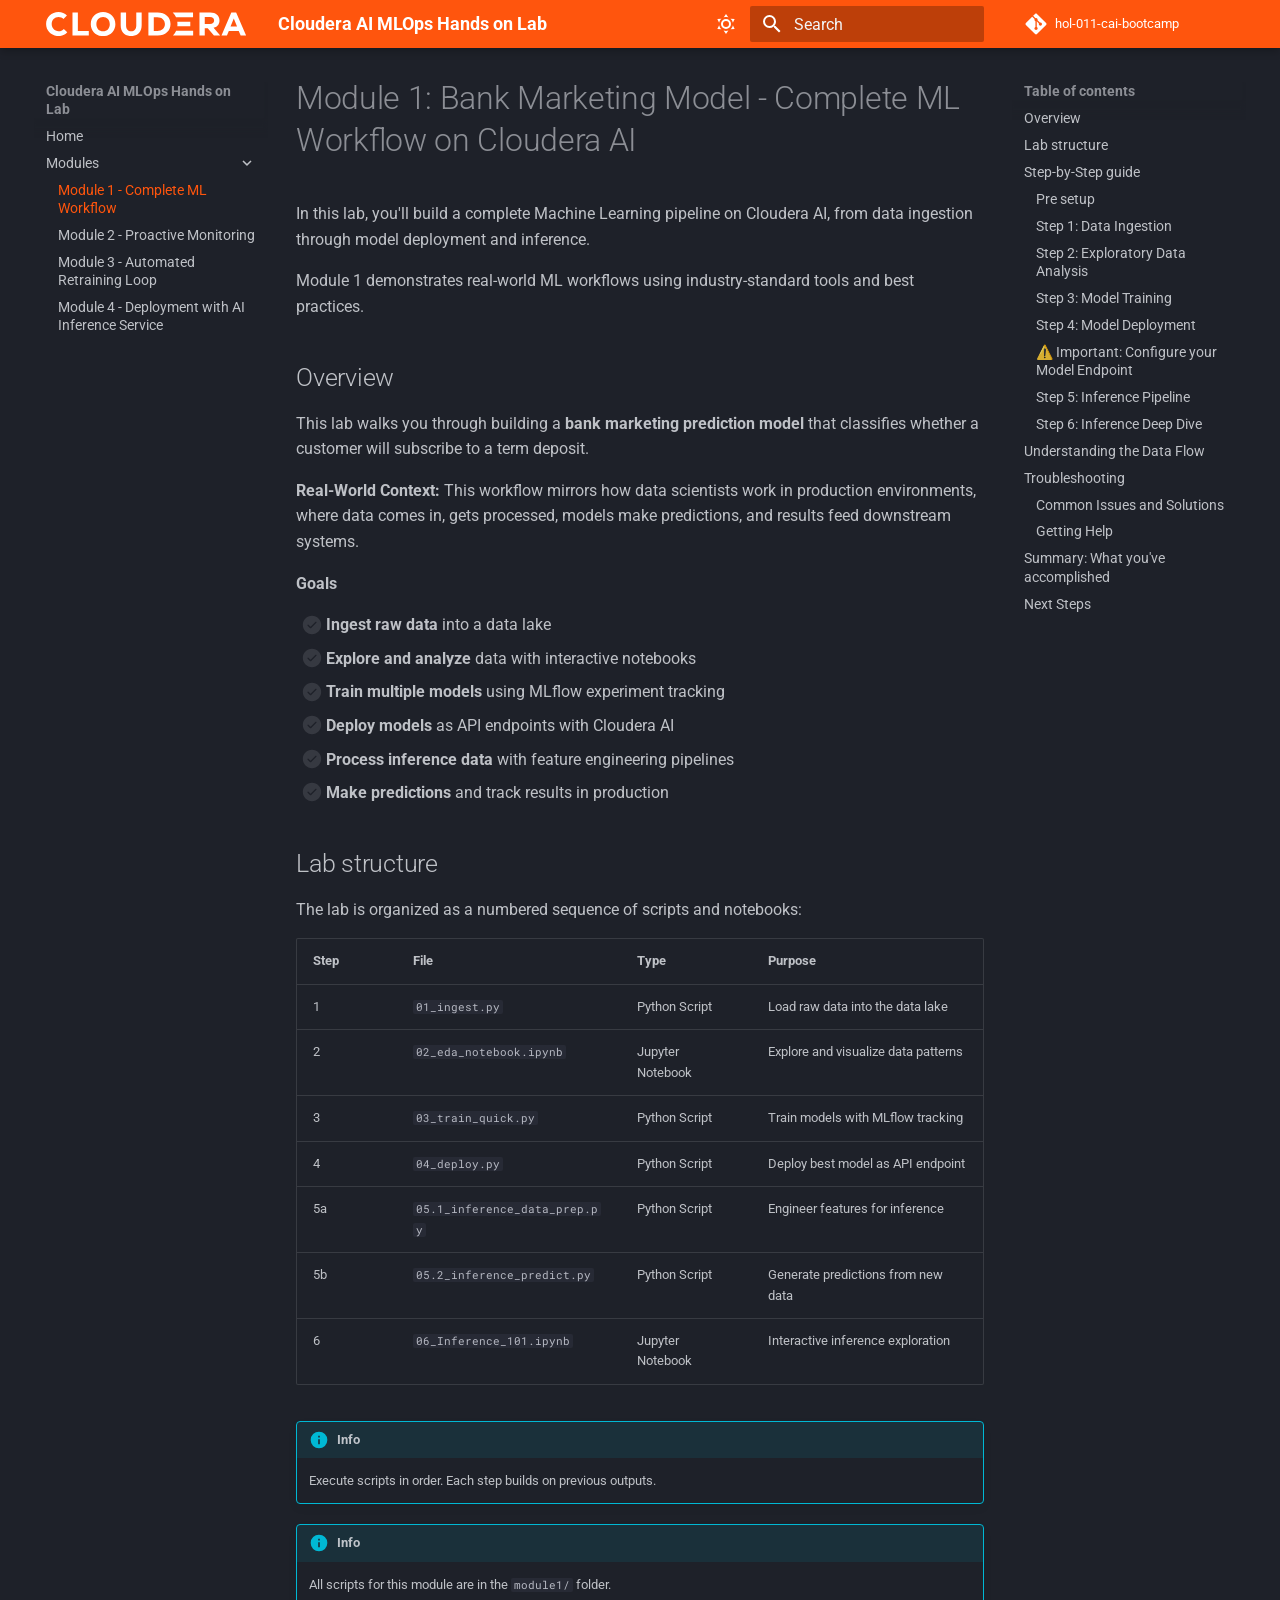
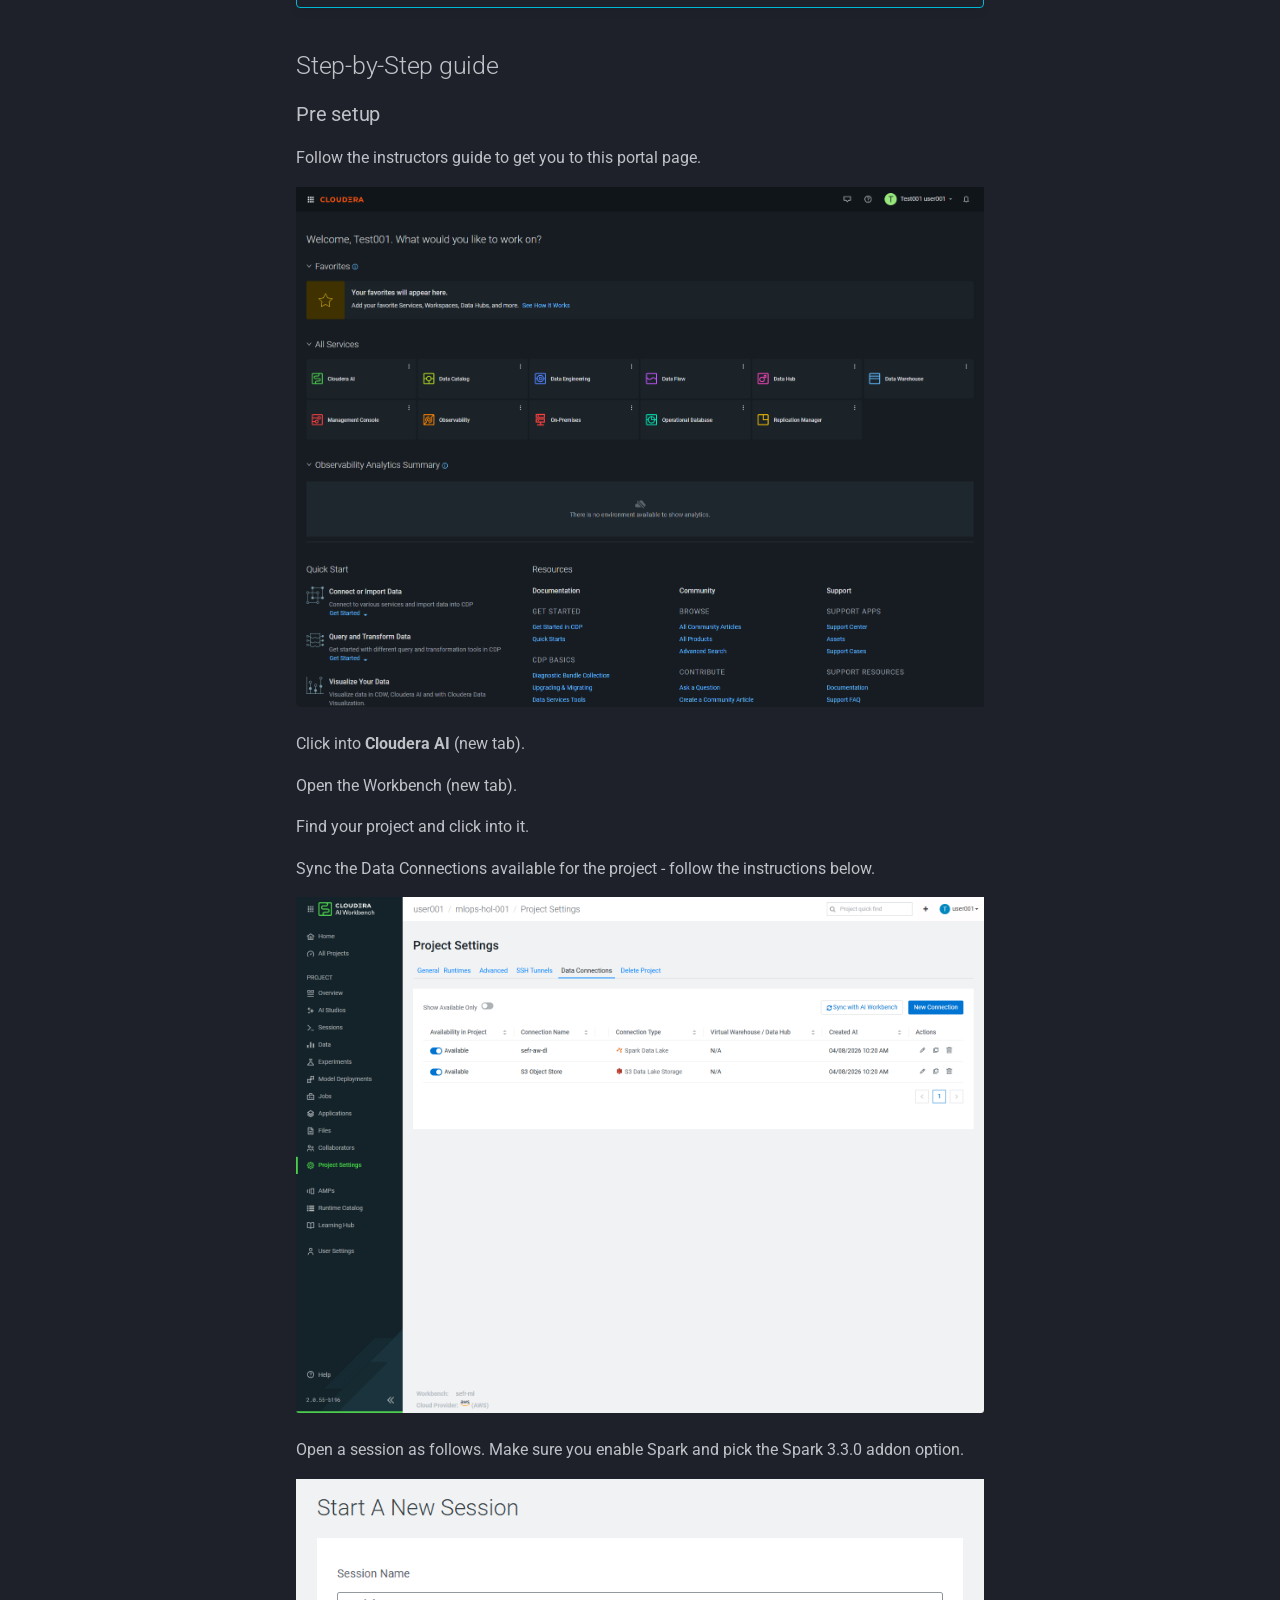
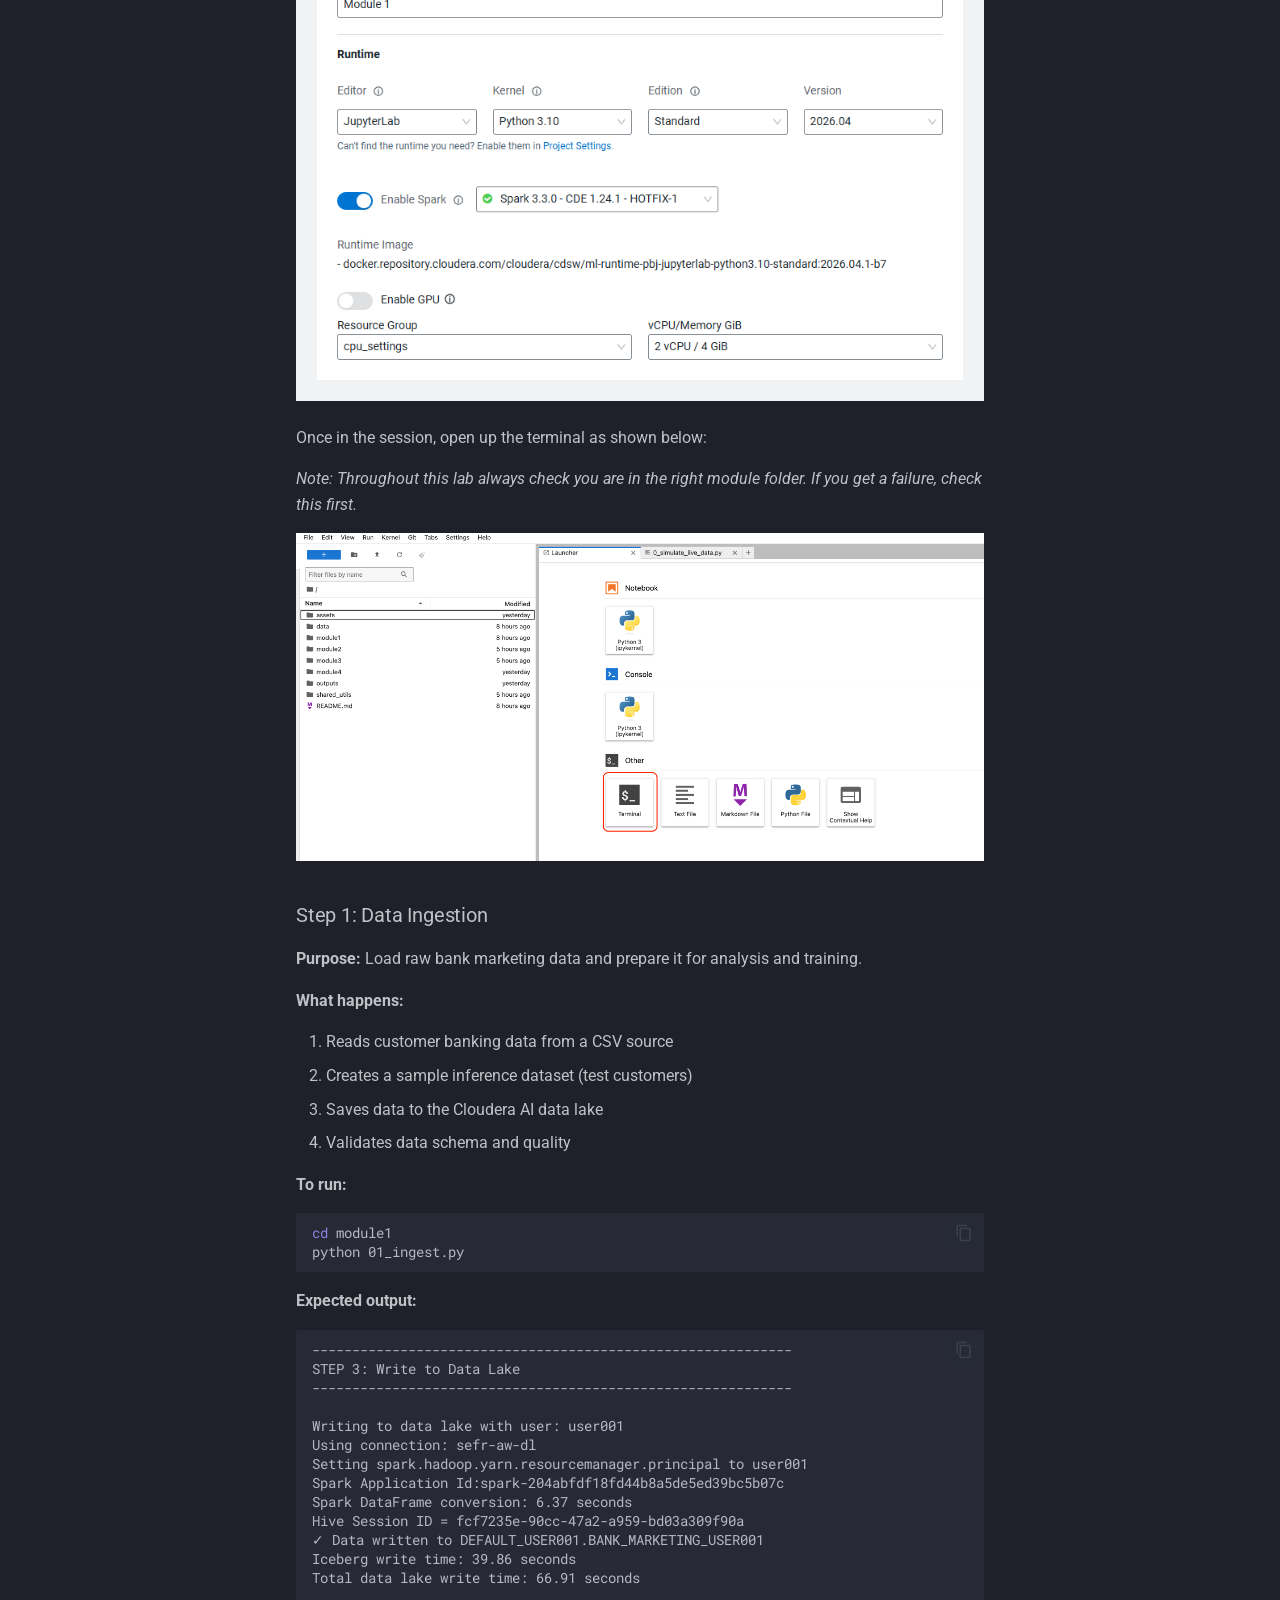
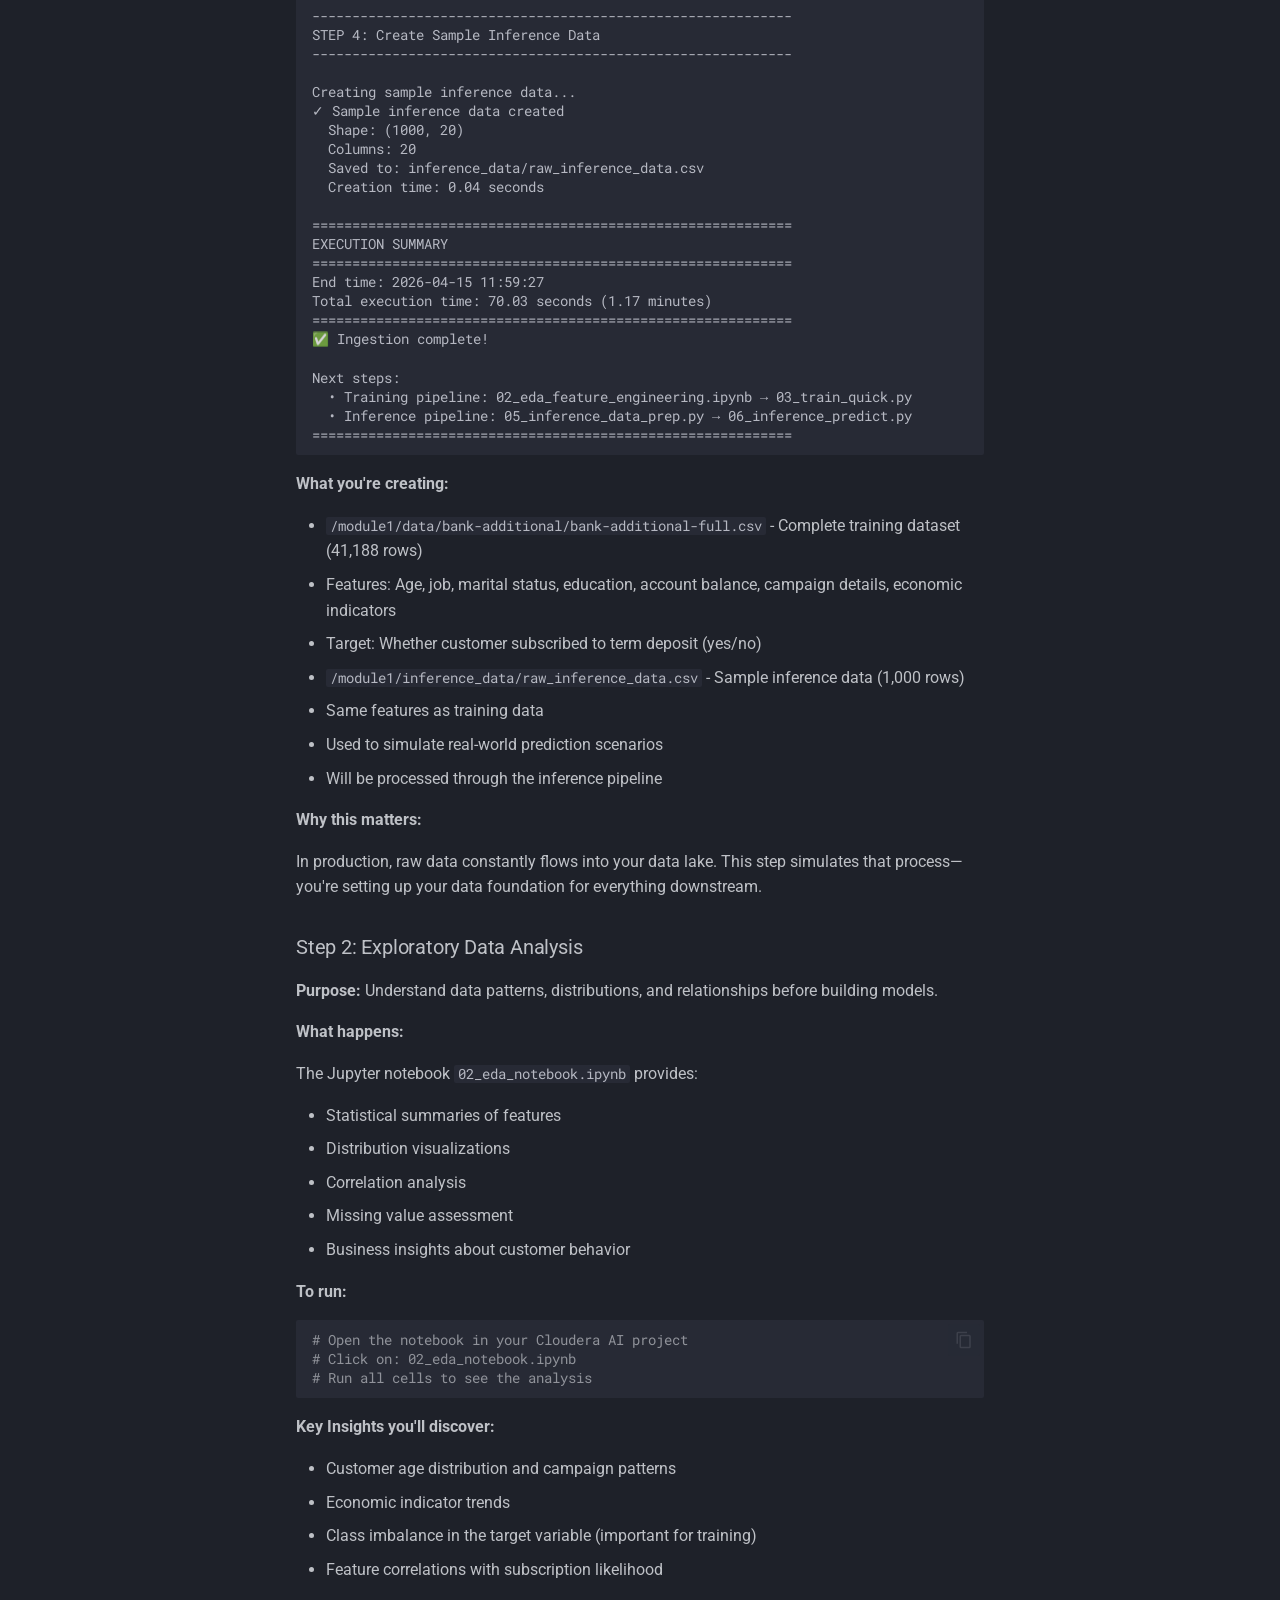
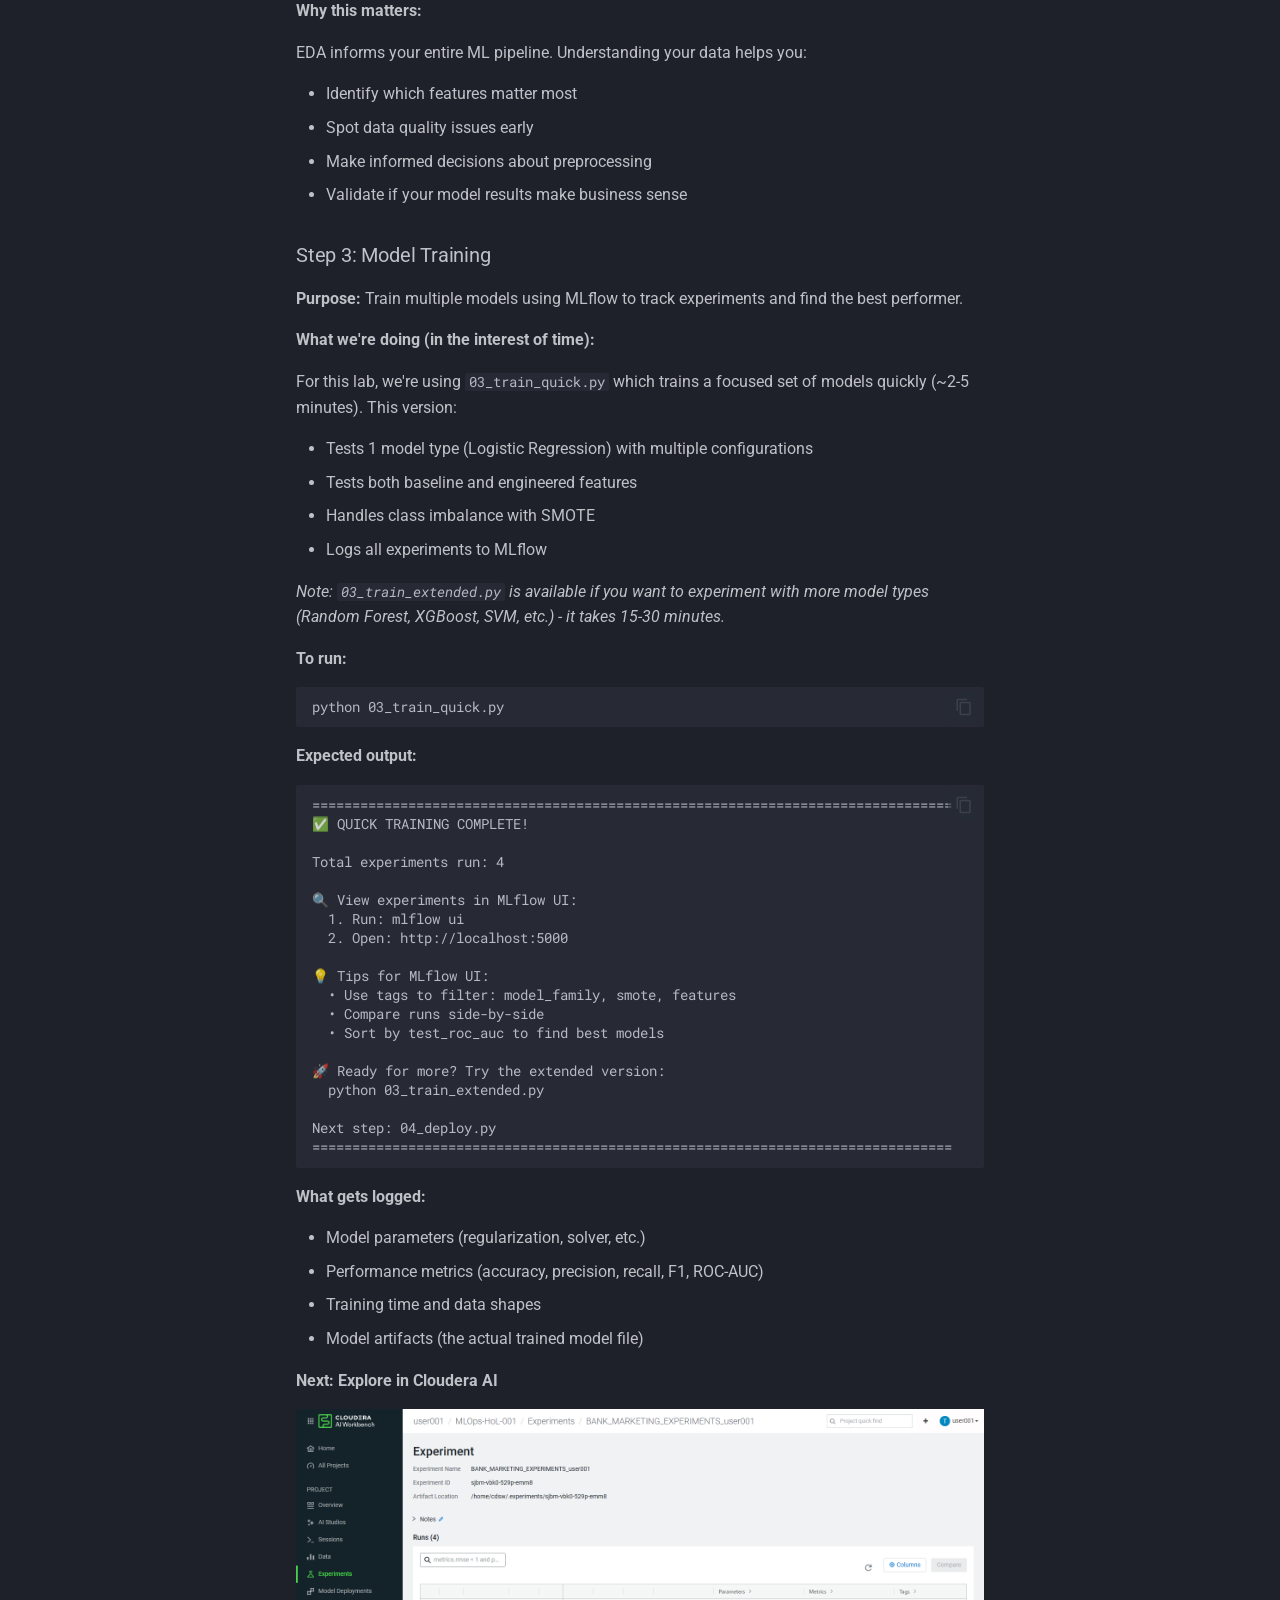
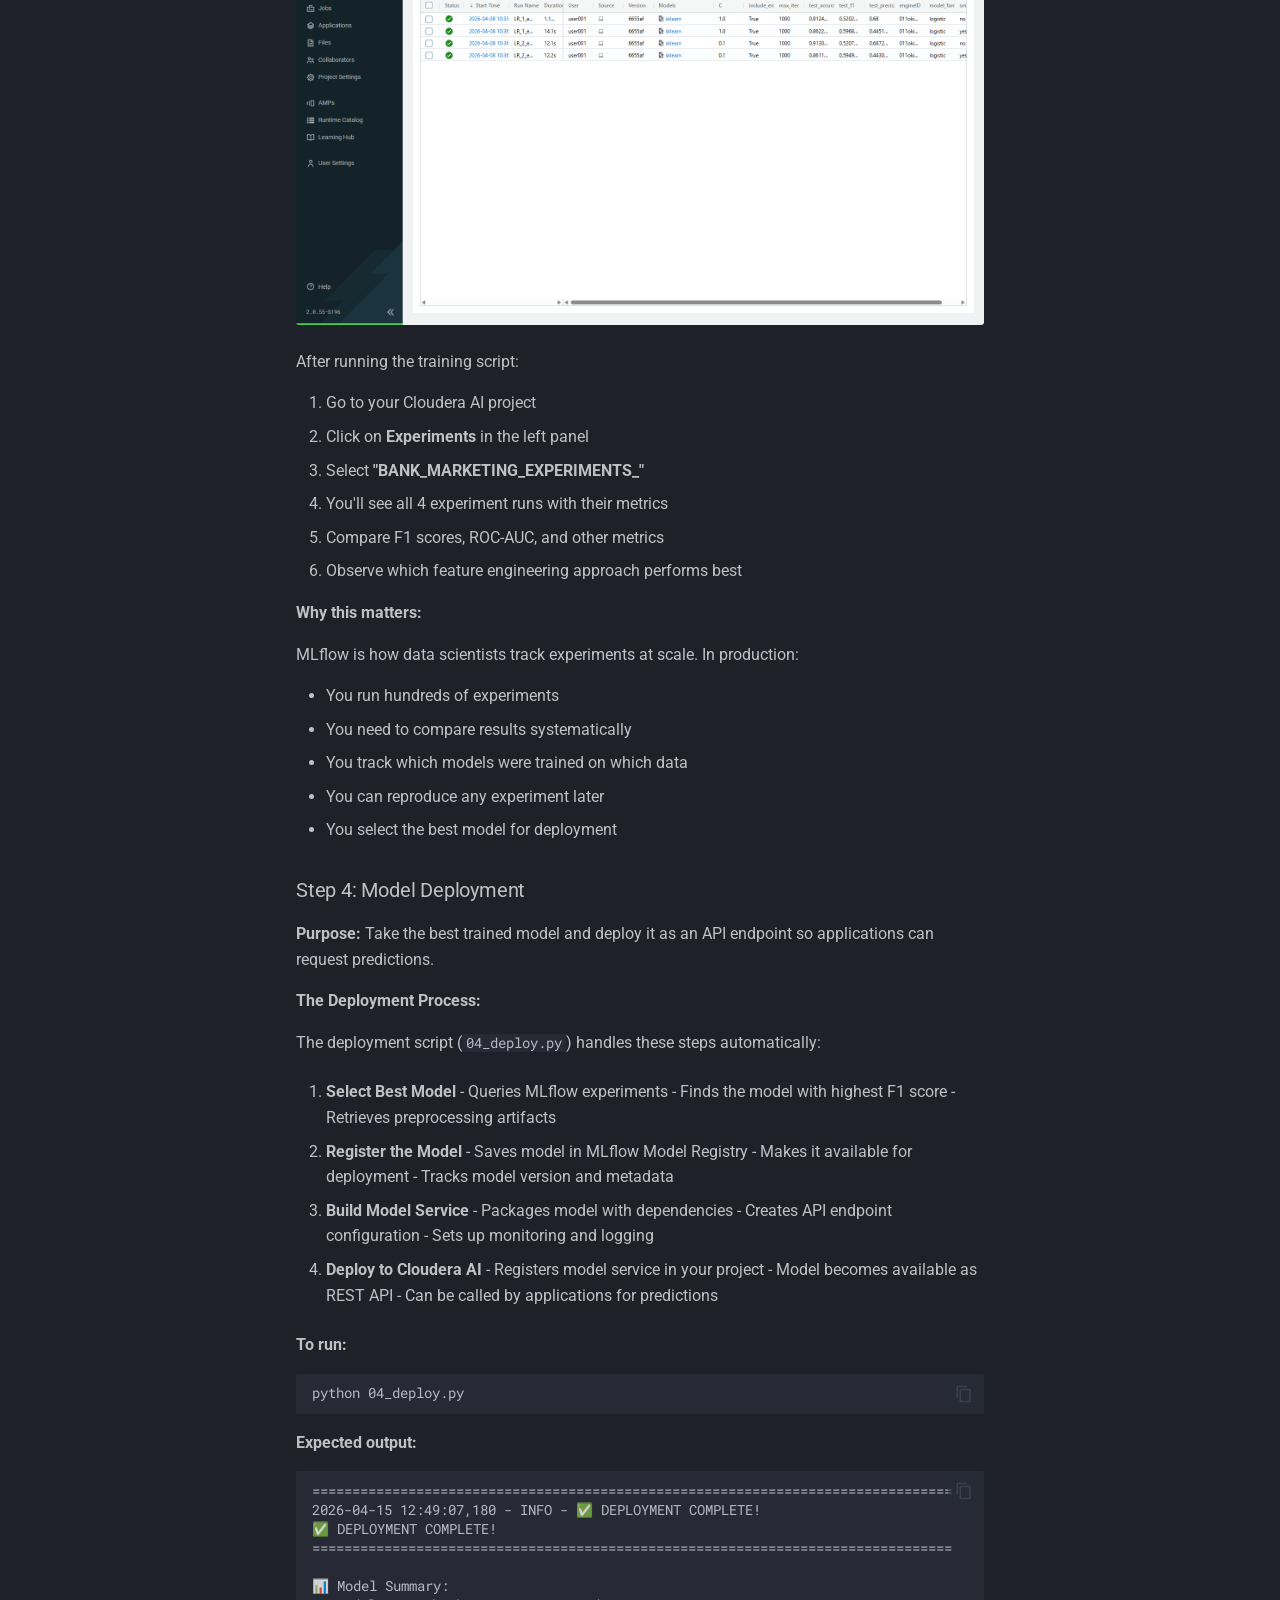
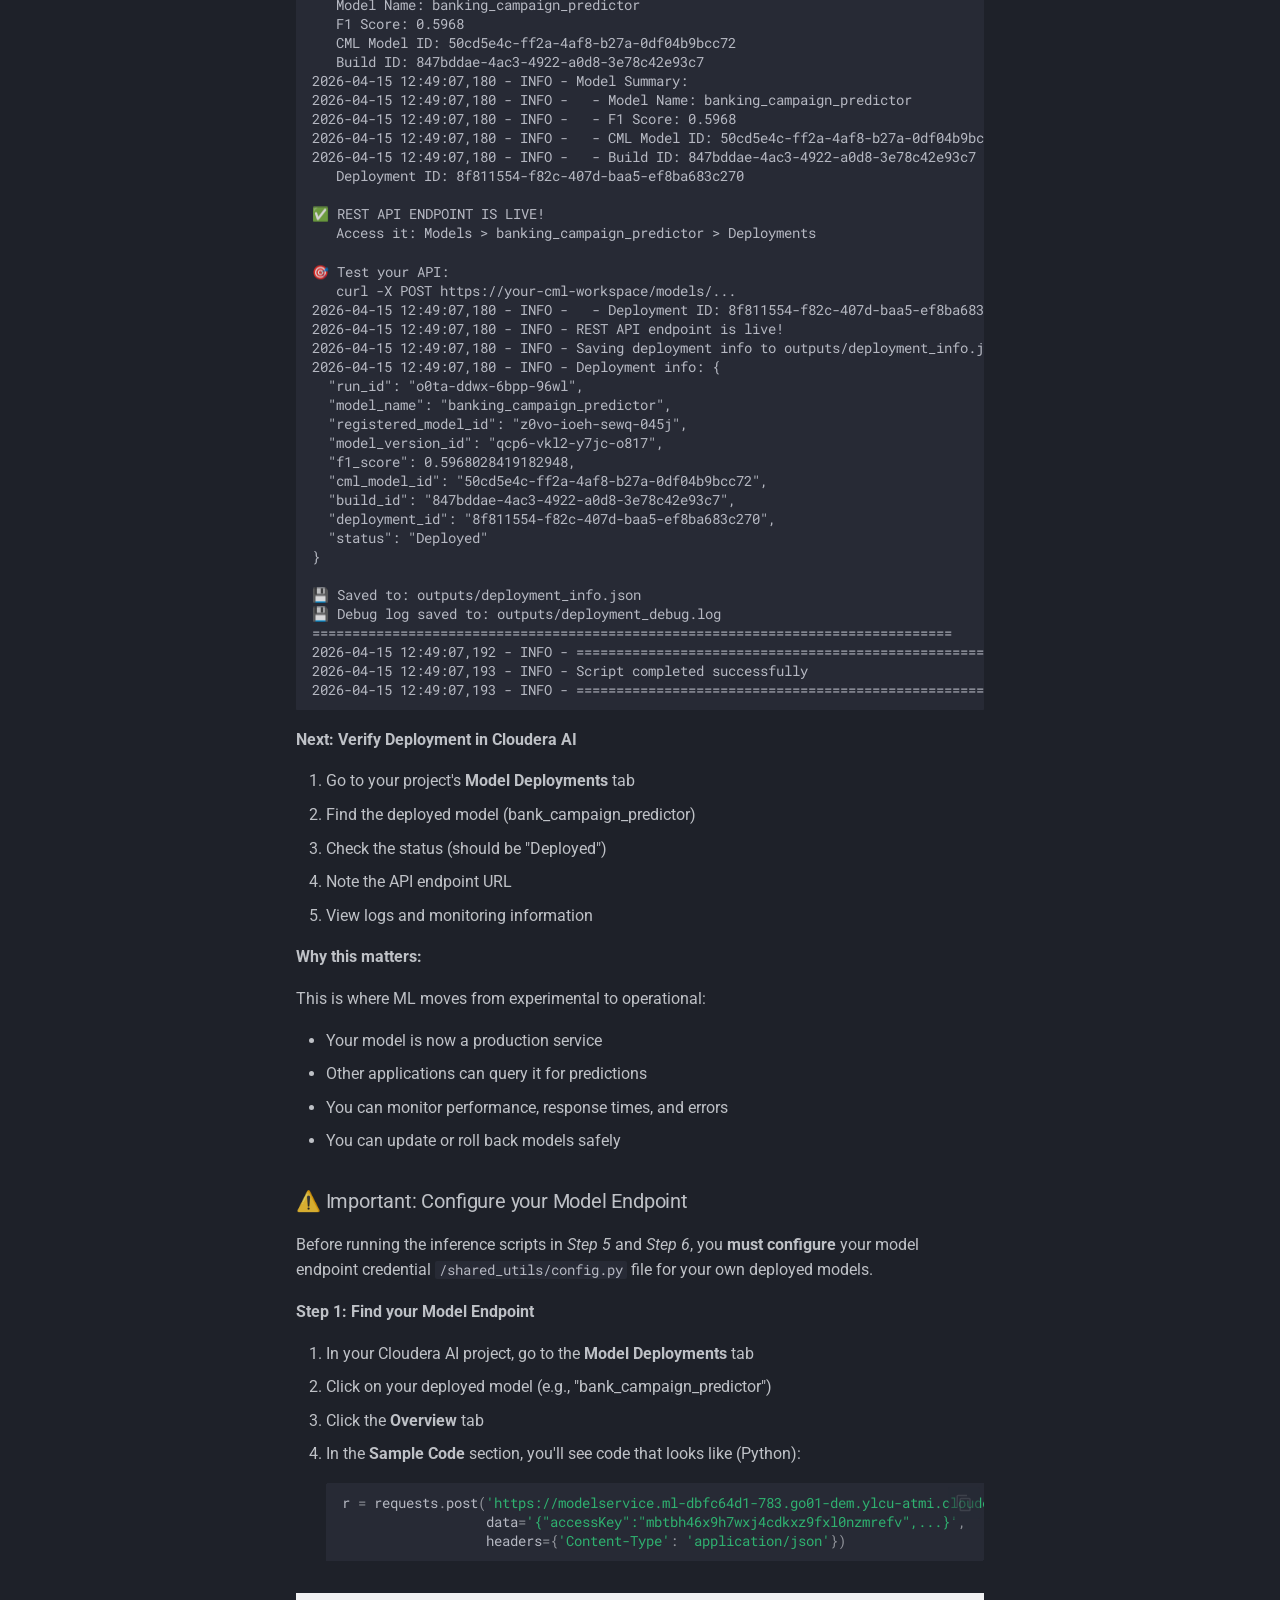
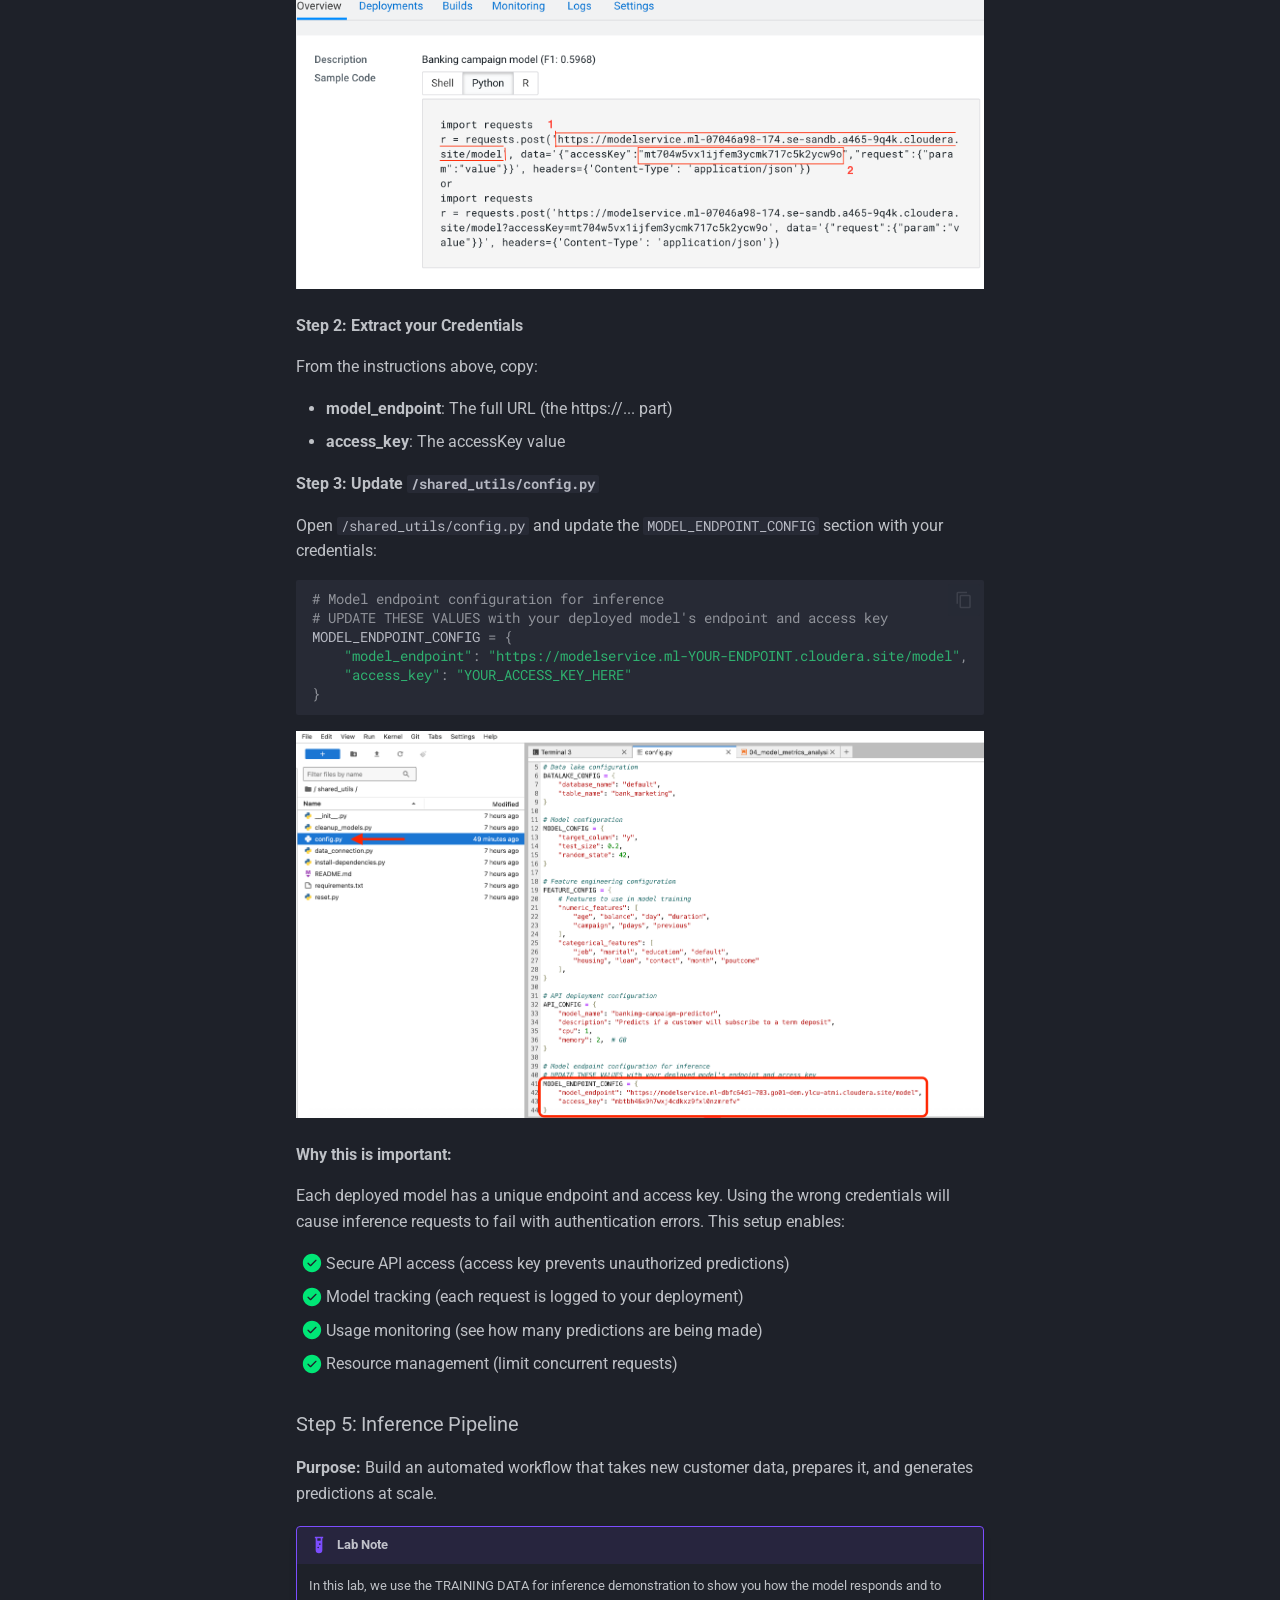
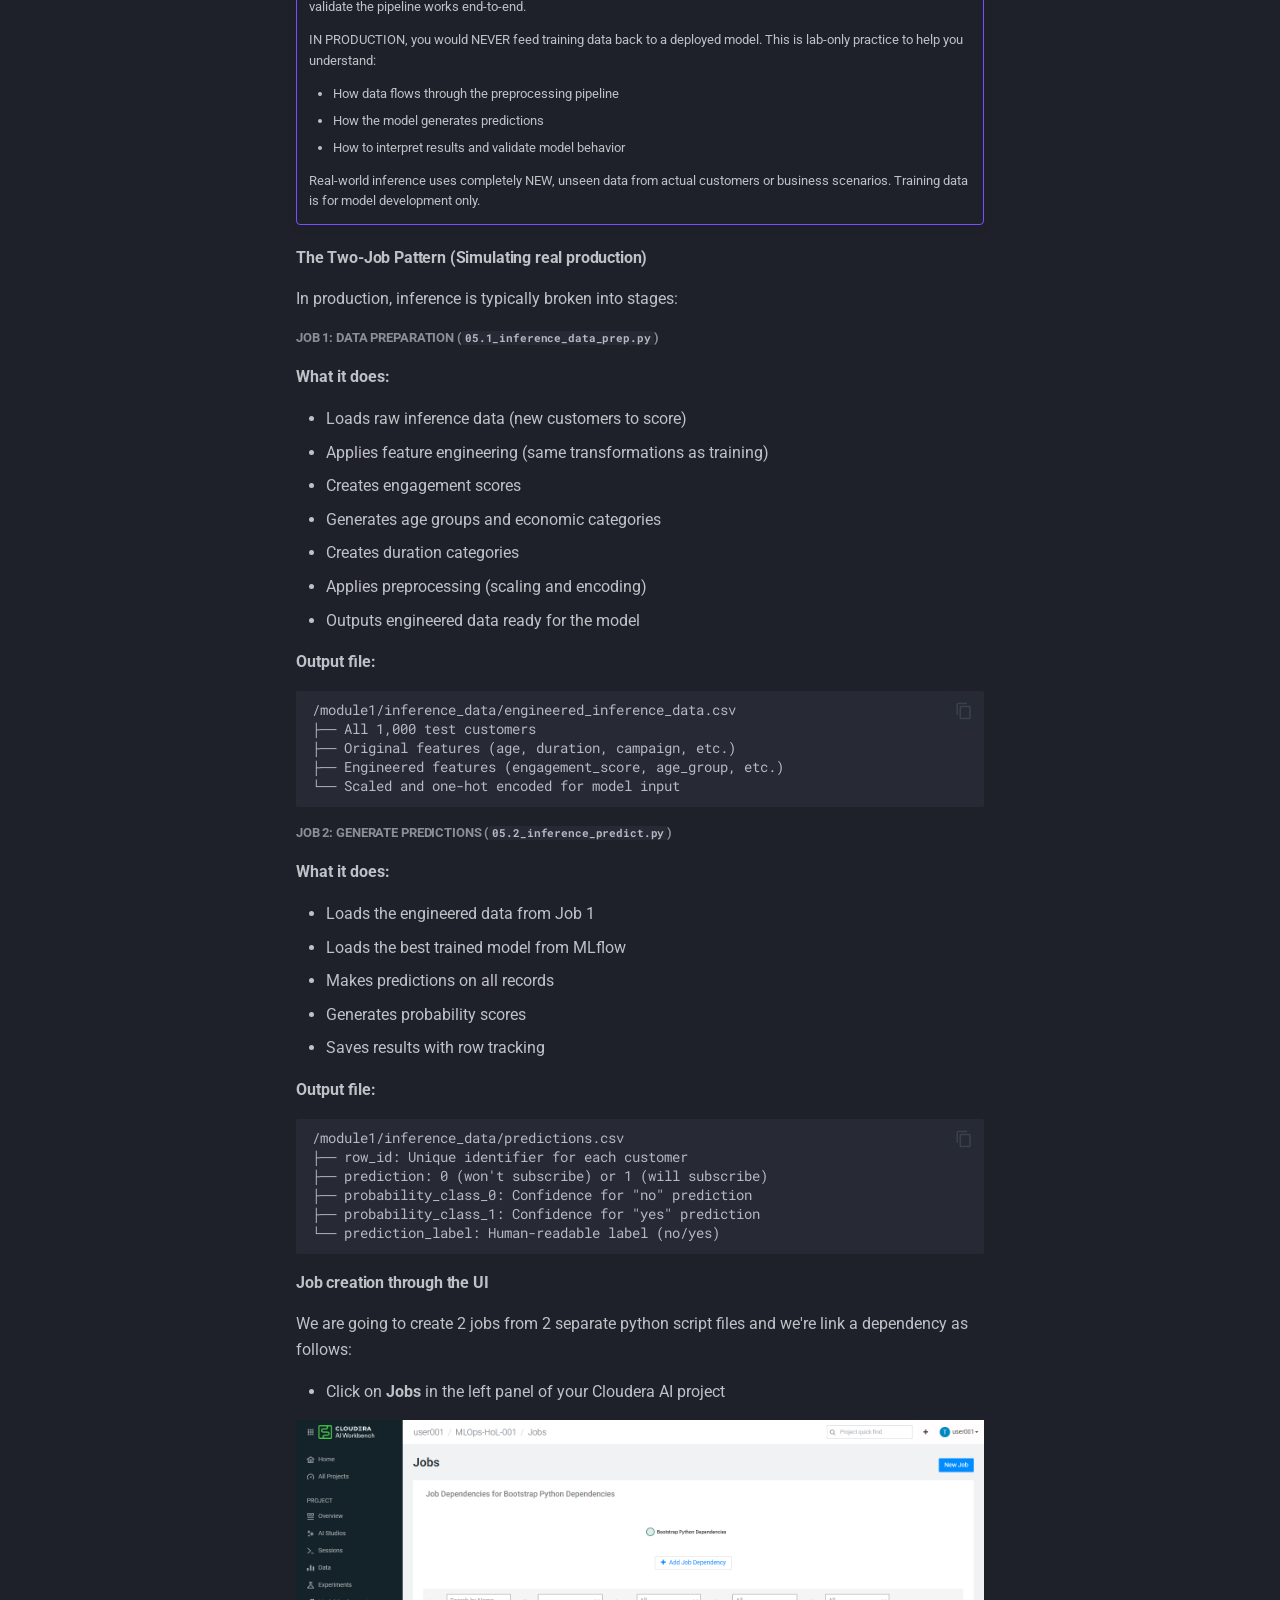
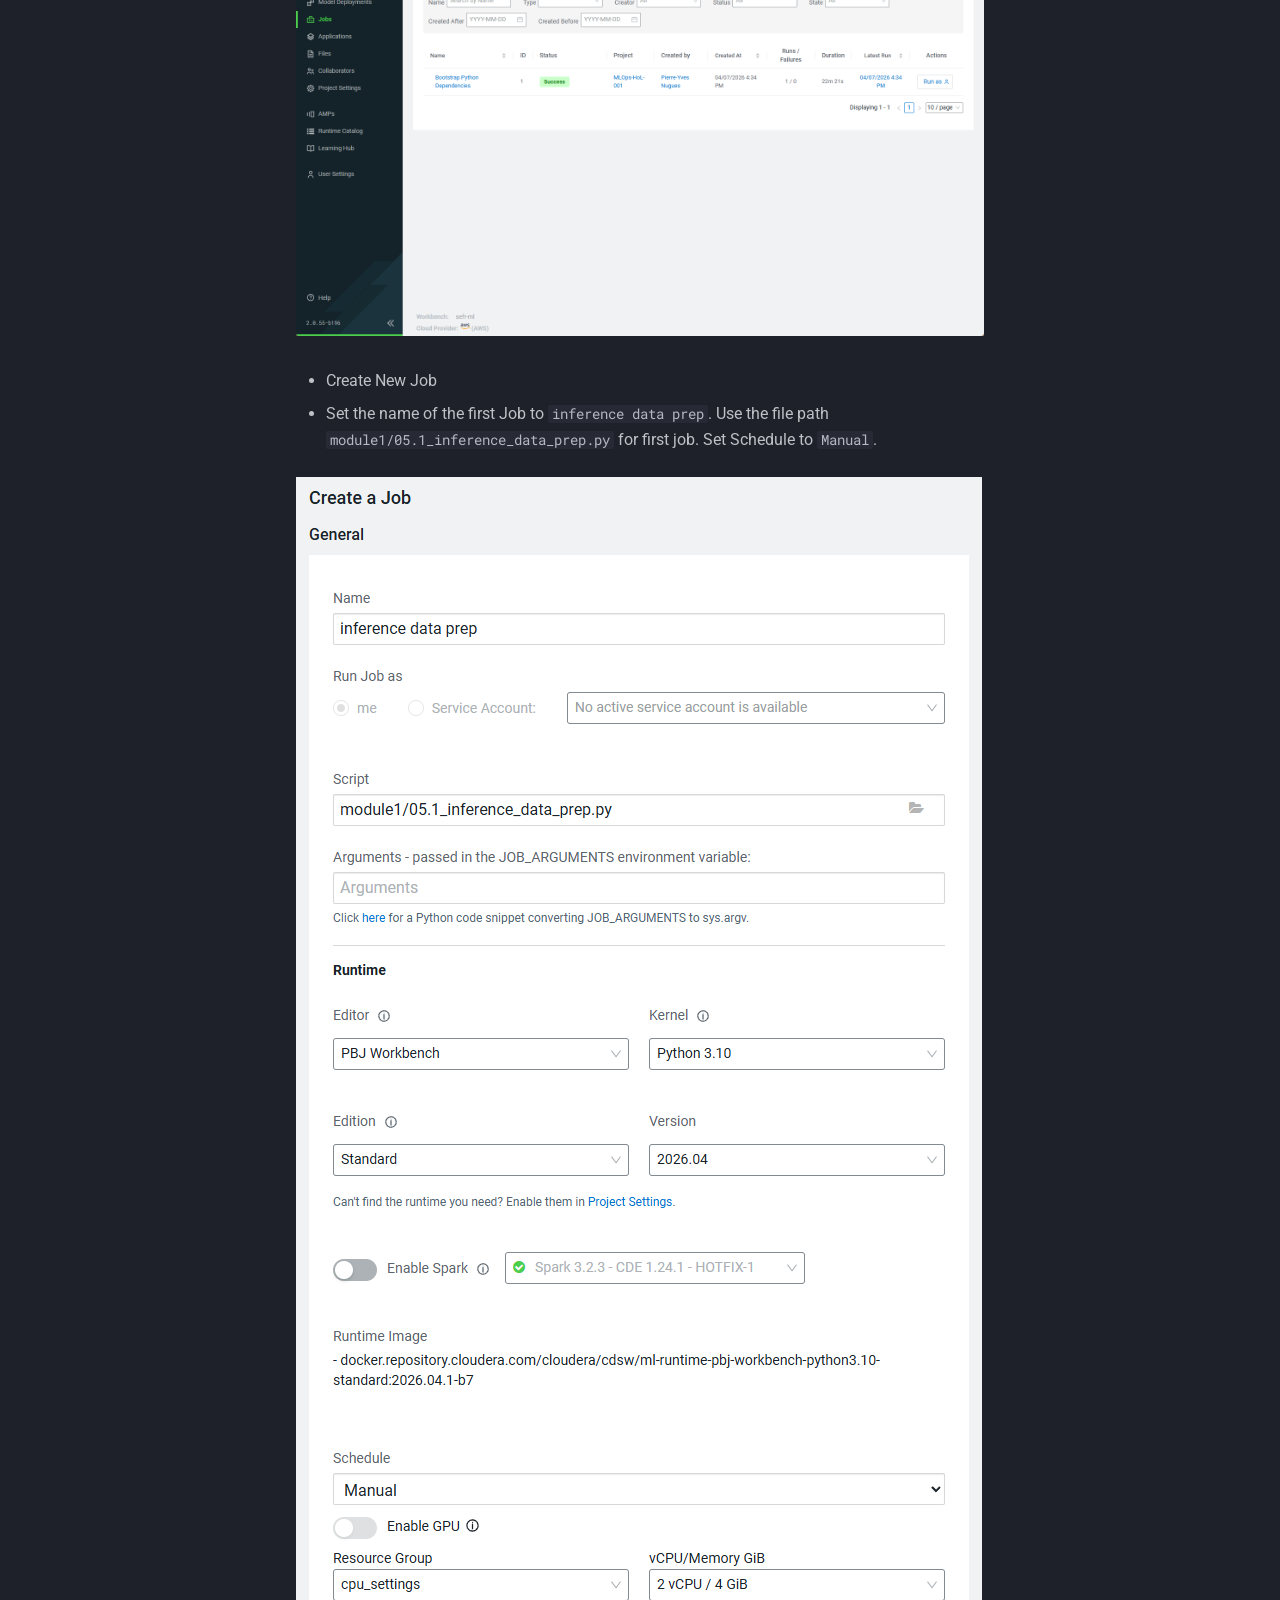
<file: modules/module1/index.html>
<!DOCTYPE html><html lang="en" class="no-js"><head>
    
      <meta charset="utf-8">
      <meta name="viewport" content="width=device-width,initial-scale=1">
      
      
        <meta name="author" content="GOES">
      
      
      
        <link rel="prev" href="../../index.html">
      
      
        <link rel="next" href="../module2/index.html">
      
      
        
      
      
      <link rel="icon" href="../../assets/images/favicon.ico">
      <meta name="generator" content="mkdocs-1.6.1, mkdocs-material-9.7.6">
    
    
      
        <title>Module 1 - Complete ML Workflow - Cloudera AI MLOps Hands on Lab</title>
      
    
    
      <link rel="stylesheet" href="../../assets/stylesheets/main.484c7ddc.min.css">
      
        
        <link rel="stylesheet" href="../../assets/stylesheets/palette.ab4e12ef.min.css">
      
      


    
    
      
    
    
      
        
        
        <link rel="preconnect" href="https://fonts.gstatic.com" crossorigin="">
        <link rel="stylesheet" href="https://fonts.googleapis.com/css?family=Roboto:300,300i,400,400i,700,700i%7CRoboto+Mono:400,400i,700,700i&amp;display=fallback">
        <style>:root{--md-text-font:"Roboto";--md-code-font:"Roboto Mono"}</style>
      
    
    
      <link rel="stylesheet" href="../../assets/stylesheets/extra.css">
    
    <script>__md_scope=new URL("../..",location),__md_hash=e=>[...e].reduce(((e,_)=>(e<<5)-e+_.charCodeAt(0)),0),__md_get=(e,_=localStorage,t=__md_scope)=>JSON.parse(_.getItem(t.pathname+"."+e)),__md_set=(e,_,t=localStorage,a=__md_scope)=>{try{t.setItem(a.pathname+"."+e,JSON.stringify(_))}catch(e){}}</script>
    
      
  


  
<script defer="" src="https://metrics.cloudera-labs.com/script.js" data-website-id="621c01ed-d361-4638-81c8-6066ea2ea56b">
</script>

  
    <script>"undefined"!=typeof __md_analytics&&__md_analytics()</script>
  

    
    
  <link href="../../assets/stylesheets/glightbox.min.css" rel="stylesheet"><script src="../../assets/javascripts/glightbox.min.js"></script><style id="glightbox-style">
            html.glightbox-open { overflow: initial; height: 100%; }
            .gslide-title { margin-top: 0px; user-select: text; }
            .gslide-desc { color: #666; user-select: text; }
            .gslide-image img { background: white; }
            .gscrollbar-fixer { padding-right: 15px; }
            .gdesc-inner { font-size: 0.75rem; }
            body[data-md-color-scheme="slate"] .gdesc-inner { background: var(--md-default-bg-color); }
            body[data-md-color-scheme="slate"] .gslide-title { color: var(--md-default-fg-color); }
            body[data-md-color-scheme="slate"] .gslide-desc { color: var(--md-default-fg-color); }
        </style></head>
  
  
    
    
      
    
    
    
    
    <body dir="ltr" data-md-color-scheme="slate" data-md-color-primary="custom" data-md-color-accent="custom">
  
    
    <input class="md-toggle" data-md-toggle="drawer" type="checkbox" id="__drawer" autocomplete="off">
    <input class="md-toggle" data-md-toggle="search" type="checkbox" id="__search" autocomplete="off">
    <label class="md-overlay" for="__drawer"></label>
    <div data-md-component="skip">
      
        
        <a href="#module-1-bank-marketing-model-complete-ml-workflow-on-cloudera-ai" class="md-skip">
          Skip to content
        </a>
      
    </div>
    <div data-md-component="announce">
      
    </div>
    
    
      

  

<header class="md-header md-header--shadow" data-md-component="header">
  <nav class="md-header__inner md-grid" aria-label="Header">
    <a href="../../index.html" title="Cloudera AI MLOps Hands on Lab" class="md-header__button md-logo" aria-label="Cloudera AI MLOps Hands on Lab" data-md-component="logo">
      
  <img src="../../assets/images/logo-cloudera-white.svg" alt="logo">

    </a>
    <label class="md-header__button md-icon" for="__drawer">
      
      <svg xmlns="http://www.w3.org/2000/svg" viewBox="0 0 24 24"><path d="M3 6h18v2H3zm0 5h18v2H3zm0 5h18v2H3z"></path></svg>
    </label>
    <div class="md-header__title" data-md-component="header-title">
      <div class="md-header__ellipsis">
        <div class="md-header__topic">
          <span class="md-ellipsis">
            Cloudera AI MLOps Hands on Lab
          </span>
        </div>
        <div class="md-header__topic" data-md-component="header-topic">
          <span class="md-ellipsis">
            
              Module 1 - Complete ML Workflow
            
          </span>
        </div>
      </div>
    </div>
    
      
        <form class="md-header__option" data-md-component="palette">
  
    
    
    
    <input class="md-option" data-md-color-media="" data-md-color-scheme="slate" data-md-color-primary="custom" data-md-color-accent="custom" aria-label="Switch to light mode" type="radio" name="__palette" id="__palette_0">
    
      <label class="md-header__button md-icon" title="Switch to light mode" for="__palette_1" hidden="">
        <svg xmlns="http://www.w3.org/2000/svg" viewBox="0 0 24 24"><path d="M12 7a5 5 0 0 1 5 5 5 5 0 0 1-5 5 5 5 0 0 1-5-5 5 5 0 0 1 5-5m0 2a3 3 0 0 0-3 3 3 3 0 0 0 3 3 3 3 0 0 0 3-3 3 3 0 0 0-3-3m0-7 2.39 3.42C13.65 5.15 12.84 5 12 5s-1.65.15-2.39.42zM3.34 7l4.16-.35A7.2 7.2 0 0 0 5.94 8.5c-.44.74-.69 1.5-.83 2.29zm.02 10 1.76-3.77a7.131 7.131 0 0 0 2.38 4.14zM20.65 7l-1.77 3.79a7.02 7.02 0 0 0-2.38-4.15zm-.01 10-4.14.36c.59-.51 1.12-1.14 1.54-1.86.42-.73.69-1.5.83-2.29zM12 22l-2.41-3.44c.74.27 1.55.44 2.41.44.82 0 1.63-.17 2.37-.44z"></path></svg>
      </label>
    
  
    
    
    
    <input class="md-option" data-md-color-media="" data-md-color-scheme="default" data-md-color-primary="custom" data-md-color-accent="custom" aria-label="Switch to dark mode" type="radio" name="__palette" id="__palette_1">
    
      <label class="md-header__button md-icon" title="Switch to dark mode" for="__palette_0" hidden="">
        <svg xmlns="http://www.w3.org/2000/svg" viewBox="0 0 24 24"><path d="m17.75 4.09-2.53 1.94.91 3.06-2.63-1.81-2.63 1.81.91-3.06-2.53-1.94L12.44 4l1.06-3 1.06 3zm3.5 6.91-1.64 1.25.59 1.98-1.7-1.17-1.7 1.17.59-1.98L15.75 11l2.06-.05L18.5 9l.69 1.95zm-2.28 4.95c.83-.08 1.72 1.1 1.19 1.85-.32.45-.66.87-1.08 1.27C15.17 23 8.84 23 4.94 19.07c-3.91-3.9-3.91-10.24 0-14.14.4-.4.82-.76 1.27-1.08.75-.53 1.93.36 1.85 1.19-.27 2.86.69 5.83 2.89 8.02a9.96 9.96 0 0 0 8.02 2.89m-1.64 2.02a12.08 12.08 0 0 1-7.8-3.47c-2.17-2.19-3.33-5-3.49-7.82-2.81 3.14-2.7 7.96.31 10.98 3.02 3.01 7.84 3.12 10.98.31"></path></svg>
      </label>
    
  
</form>
      
    
    
      <script>var palette=__md_get("__palette");if(palette&&palette.color){if("(prefers-color-scheme)"===palette.color.media){var media=matchMedia("(prefers-color-scheme: light)"),input=document.querySelector(media.matches?"[data-md-color-media='(prefers-color-scheme: light)']":"[data-md-color-media='(prefers-color-scheme: dark)']");palette.color.media=input.getAttribute("data-md-color-media"),palette.color.scheme=input.getAttribute("data-md-color-scheme"),palette.color.primary=input.getAttribute("data-md-color-primary"),palette.color.accent=input.getAttribute("data-md-color-accent")}for(var[key,value]of Object.entries(palette.color))document.body.setAttribute("data-md-color-"+key,value)}</script>
    
    
    
      
      
        <label class="md-header__button md-icon" for="__search">
          
          <svg xmlns="http://www.w3.org/2000/svg" viewBox="0 0 24 24"><path d="M9.5 3A6.5 6.5 0 0 1 16 9.5c0 1.61-.59 3.09-1.56 4.23l.27.27h.79l5 5-1.5 1.5-5-5v-.79l-.27-.27A6.52 6.52 0 0 1 9.5 16 6.5 6.5 0 0 1 3 9.5 6.5 6.5 0 0 1 9.5 3m0 2C7 5 5 7 5 9.5S7 14 9.5 14 14 12 14 9.5 12 5 9.5 5"></path></svg>
        </label>
        <div class="md-search" data-md-component="search" role="dialog">
  <label class="md-search__overlay" for="__search"></label>
  <div class="md-search__inner" role="search">
    <form class="md-search__form" name="search">
      <input type="text" class="md-search__input" name="query" aria-label="Search" placeholder="Search" autocapitalize="off" autocorrect="off" autocomplete="off" spellcheck="false" data-md-component="search-query" required="">
      <label class="md-search__icon md-icon" for="__search">
        
        <svg xmlns="http://www.w3.org/2000/svg" viewBox="0 0 24 24"><path d="M9.5 3A6.5 6.5 0 0 1 16 9.5c0 1.61-.59 3.09-1.56 4.23l.27.27h.79l5 5-1.5 1.5-5-5v-.79l-.27-.27A6.52 6.52 0 0 1 9.5 16 6.5 6.5 0 0 1 3 9.5 6.5 6.5 0 0 1 9.5 3m0 2C7 5 5 7 5 9.5S7 14 9.5 14 14 12 14 9.5 12 5 9.5 5"></path></svg>
        
        <svg xmlns="http://www.w3.org/2000/svg" viewBox="0 0 24 24"><path d="M20 11v2H8l5.5 5.5-1.42 1.42L4.16 12l7.92-7.92L13.5 5.5 8 11z"></path></svg>
      </label>
      <nav class="md-search__options" aria-label="Search">
        
        <button type="reset" class="md-search__icon md-icon" title="Clear" aria-label="Clear" tabindex="-1">
          
          <svg xmlns="http://www.w3.org/2000/svg" viewBox="0 0 24 24"><path d="M19 6.41 17.59 5 12 10.59 6.41 5 5 6.41 10.59 12 5 17.59 6.41 19 12 13.41 17.59 19 19 17.59 13.41 12z"></path></svg>
        </button>
      </nav>
      
    </form>
    <div class="md-search__output">
      <div class="md-search__scrollwrap" tabindex="0" data-md-scrollfix="">
        <div class="md-search-result" data-md-component="search-result">
          <div class="md-search-result__meta">
            Initializing search
          </div>
          <ol class="md-search-result__list" role="presentation"></ol>
        </div>
      </div>
    </div>
  </div>
</div>
      
    
    
      <div class="md-header__source">
        <a href="https://github.infra.cloudera.com/GOES/hol-011-cai-bootcamp" title="Go to repository" class="md-source" data-md-component="source">
  <div class="md-source__icon md-icon">
    
    <svg xmlns="http://www.w3.org/2000/svg" viewBox="0 0 448 512"><!--! Font Awesome Free 7.1.0 by @fontawesome - https://fontawesome.com License - https://fontawesome.com/license/free (Icons: CC BY 4.0, Fonts: SIL OFL 1.1, Code: MIT License) Copyright 2025 Fonticons, Inc.--><path d="M439.6 236.1 244 40.5c-5.4-5.5-12.8-8.5-20.4-8.5s-15 3-20.4 8.4L162.5 81l51.5 51.5c27.1-9.1 52.7 16.8 43.4 43.7l49.7 49.7c34.2-11.8 61.2 31 35.5 56.7-26.5 26.5-70.2-2.9-56-37.3L240.3 199v121.9c25.3 12.5 22.3 41.8 9.1 55-6.4 6.4-15.2 10.1-24.3 10.1s-17.8-3.6-24.3-10.1c-17.6-17.6-11.1-46.9 11.2-56v-123c-20.8-8.5-24.6-30.7-18.6-45L142.6 101 8.5 235.1C3 240.6 0 247.9 0 255.5s3 15 8.5 20.4l195.6 195.7c5.4 5.4 12.7 8.4 20.4 8.4s15-3 20.4-8.4l194.7-194.7c5.4-5.4 8.4-12.8 8.4-20.4s-3-15-8.4-20.4"></path></svg>
  </div>
  <div class="md-source__repository">
    hol-011-cai-bootcamp
  </div>
</a>
      </div>
    
  </nav>
  
</header>
    
    <div class="md-container" data-md-component="container">
      
      
        
          
        
      
      <main class="md-main" data-md-component="main">
        <div class="md-main__inner md-grid">
          
            
              
              <div class="md-sidebar md-sidebar--primary" data-md-component="sidebar" data-md-type="navigation">
                <div class="md-sidebar__scrollwrap">
                  <div class="md-sidebar__inner">
                    



<nav class="md-nav md-nav--primary" aria-label="Navigation" data-md-level="0">
  <label class="md-nav__title" for="__drawer">
    <a href="../../index.html" title="Cloudera AI MLOps Hands on Lab" class="md-nav__button md-logo" aria-label="Cloudera AI MLOps Hands on Lab" data-md-component="logo">
      
  <img src="../../assets/images/logo-cloudera-white.svg" alt="logo">

    </a>
    Cloudera AI MLOps Hands on Lab
  </label>
  
    <div class="md-nav__source">
      <a href="https://github.infra.cloudera.com/GOES/hol-011-cai-bootcamp" title="Go to repository" class="md-source" data-md-component="source">
  <div class="md-source__icon md-icon">
    
    <svg xmlns="http://www.w3.org/2000/svg" viewBox="0 0 448 512"><!--! Font Awesome Free 7.1.0 by @fontawesome - https://fontawesome.com License - https://fontawesome.com/license/free (Icons: CC BY 4.0, Fonts: SIL OFL 1.1, Code: MIT License) Copyright 2025 Fonticons, Inc.--><path d="M439.6 236.1 244 40.5c-5.4-5.5-12.8-8.5-20.4-8.5s-15 3-20.4 8.4L162.5 81l51.5 51.5c27.1-9.1 52.7 16.8 43.4 43.7l49.7 49.7c34.2-11.8 61.2 31 35.5 56.7-26.5 26.5-70.2-2.9-56-37.3L240.3 199v121.9c25.3 12.5 22.3 41.8 9.1 55-6.4 6.4-15.2 10.1-24.3 10.1s-17.8-3.6-24.3-10.1c-17.6-17.6-11.1-46.9 11.2-56v-123c-20.8-8.5-24.6-30.7-18.6-45L142.6 101 8.5 235.1C3 240.6 0 247.9 0 255.5s3 15 8.5 20.4l195.6 195.7c5.4 5.4 12.7 8.4 20.4 8.4s15-3 20.4-8.4l194.7-194.7c5.4-5.4 8.4-12.8 8.4-20.4s-3-15-8.4-20.4"></path></svg>
  </div>
  <div class="md-source__repository">
    hol-011-cai-bootcamp
  </div>
</a>
    </div>
  
  <ul class="md-nav__list" data-md-scrollfix="">
    
      
      
  
  
  
  
    <li class="md-nav__item">
      <a href="../../index.html" class="md-nav__link">
        
  
  
  <span class="md-ellipsis">
    
  
    Home
  

    
  </span>
  
  

      </a>
    </li>
  

    
      
      
  
  
    
  
  
  
    
    
    
    
    
    <li class="md-nav__item md-nav__item--active md-nav__item--nested">
      
        
        
        <input class="md-nav__toggle md-toggle " type="checkbox" id="__nav_2" checked="">
        
          
          <label class="md-nav__link" for="__nav_2" id="__nav_2_label" tabindex="0">
            
  
  
  <span class="md-ellipsis">
    
  
    Modules
  

    
  </span>
  
  

            <span class="md-nav__icon md-icon"></span>
          </label>
        
        <nav class="md-nav" data-md-level="1" aria-labelledby="__nav_2_label" aria-expanded="true">
          <label class="md-nav__title" for="__nav_2">
            <span class="md-nav__icon md-icon"></span>
            
  
    Modules
  

          </label>
          <ul class="md-nav__list" data-md-scrollfix="">
            
              
                
  
  
    
  
  
  
    <li class="md-nav__item md-nav__item--active">
      
      <input class="md-nav__toggle md-toggle" type="checkbox" id="__toc">
      
      
        
      
      
        <label class="md-nav__link md-nav__link--active" for="__toc">
          
  
  
  <span class="md-ellipsis">
    
  
    Module 1 - Complete ML Workflow
  

    
  </span>
  
  

          <span class="md-nav__icon md-icon"></span>
        </label>
      
      <a href="index.html" class="md-nav__link md-nav__link--active">
        
  
  
  <span class="md-ellipsis">
    
  
    Module 1 - Complete ML Workflow
  

    
  </span>
  
  

      </a>
      
        

<nav class="md-nav md-nav--secondary" aria-label="Table of contents">
  
  
  
    
  
  
    <label class="md-nav__title" for="__toc">
      <span class="md-nav__icon md-icon"></span>
      Table of contents
    </label>
    <ul class="md-nav__list" data-md-component="toc" data-md-scrollfix="">
      
        <li class="md-nav__item">
  <a href="#overview" class="md-nav__link">
    <span class="md-ellipsis">
      
        Overview
      
    </span>
  </a>
  
</li>
      
        <li class="md-nav__item">
  <a href="#lab-structure" class="md-nav__link">
    <span class="md-ellipsis">
      
        Lab structure
      
    </span>
  </a>
  
</li>
      
        <li class="md-nav__item">
  <a href="#step-by-step-guide" class="md-nav__link">
    <span class="md-ellipsis">
      
        Step-by-Step guide
      
    </span>
  </a>
  
    <nav class="md-nav" aria-label="Step-by-Step guide">
      <ul class="md-nav__list">
        
          <li class="md-nav__item">
  <a href="#pre-setup" class="md-nav__link">
    <span class="md-ellipsis">
      
        Pre setup
      
    </span>
  </a>
  
</li>
        
          <li class="md-nav__item">
  <a href="#step-1-data-ingestion" class="md-nav__link">
    <span class="md-ellipsis">
      
        Step 1: Data Ingestion
      
    </span>
  </a>
  
</li>
        
          <li class="md-nav__item">
  <a href="#step-2-exploratory-data-analysis" class="md-nav__link">
    <span class="md-ellipsis">
      
        Step 2: Exploratory Data Analysis
      
    </span>
  </a>
  
</li>
        
          <li class="md-nav__item">
  <a href="#step-3-model-training" class="md-nav__link">
    <span class="md-ellipsis">
      
        Step 3: Model Training
      
    </span>
  </a>
  
</li>
        
          <li class="md-nav__item">
  <a href="#step-4-model-deployment" class="md-nav__link">
    <span class="md-ellipsis">
      
        Step 4: Model Deployment
      
    </span>
  </a>
  
</li>
        
          <li class="md-nav__item">
  <a href="#important-configure-your-model-endpoint" class="md-nav__link">
    <span class="md-ellipsis">
      
        ⚠️ Important: Configure your Model Endpoint
      
    </span>
  </a>
  
</li>
        
          <li class="md-nav__item">
  <a href="#step-5-inference-pipeline" class="md-nav__link">
    <span class="md-ellipsis">
      
        Step 5: Inference Pipeline
      
    </span>
  </a>
  
</li>
        
          <li class="md-nav__item">
  <a href="#step-6-inference-deep-dive" class="md-nav__link">
    <span class="md-ellipsis">
      
        Step 6: Inference Deep Dive
      
    </span>
  </a>
  
</li>
        
      </ul>
    </nav>
  
</li>
      
        <li class="md-nav__item">
  <a href="#understanding-the-data-flow" class="md-nav__link">
    <span class="md-ellipsis">
      
        Understanding the Data Flow
      
    </span>
  </a>
  
</li>
      
        <li class="md-nav__item">
  <a href="#troubleshooting" class="md-nav__link">
    <span class="md-ellipsis">
      
        Troubleshooting
      
    </span>
  </a>
  
    <nav class="md-nav" aria-label="Troubleshooting">
      <ul class="md-nav__list">
        
          <li class="md-nav__item">
  <a href="#common-issues-and-solutions" class="md-nav__link">
    <span class="md-ellipsis">
      
        Common Issues and Solutions
      
    </span>
  </a>
  
</li>
        
          <li class="md-nav__item">
  <a href="#getting-help" class="md-nav__link">
    <span class="md-ellipsis">
      
        Getting Help
      
    </span>
  </a>
  
</li>
        
      </ul>
    </nav>
  
</li>
      
        <li class="md-nav__item">
  <a href="#summary-what-youve-accomplished" class="md-nav__link">
    <span class="md-ellipsis">
      
        Summary: What you've accomplished
      
    </span>
  </a>
  
</li>
      
        <li class="md-nav__item">
  <a href="#next-steps" class="md-nav__link">
    <span class="md-ellipsis">
      
        Next Steps
      
    </span>
  </a>
  
</li>
      
    </ul>
  
</nav>
      
    </li>
  

              
            
              
                
  
  
  
  
    <li class="md-nav__item">
      <a href="../module2/index.html" class="md-nav__link">
        
  
  
  <span class="md-ellipsis">
    
  
    Module 2 - Proactive Monitoring
  

    
  </span>
  
  

      </a>
    </li>
  

              
            
              
                
  
  
  
  
    <li class="md-nav__item">
      <a href="../module3/index.html" class="md-nav__link">
        
  
  
  <span class="md-ellipsis">
    
  
    Module 3 - Automated Retraining Loop
  

    
  </span>
  
  

      </a>
    </li>
  

              
            
              
                
  
  
  
  
    <li class="md-nav__item">
      <a href="../module4/index.html" class="md-nav__link">
        
  
  
  <span class="md-ellipsis">
    
  
    Module 4 - Deployment with AI Inference Service
  

    
  </span>
  
  

      </a>
    </li>
  

              
            
          </ul>
        </nav>
      
    </li>
  

    
  </ul>
</nav>
                  </div>
                </div>
              </div>
            
            
              
              <div class="md-sidebar md-sidebar--secondary" data-md-component="sidebar" data-md-type="toc">
                <div class="md-sidebar__scrollwrap">
                  <div class="md-sidebar__inner">
                    

<nav class="md-nav md-nav--secondary" aria-label="Table of contents">
  
  
  
    
  
  
    <label class="md-nav__title" for="__toc">
      <span class="md-nav__icon md-icon"></span>
      Table of contents
    </label>
    <ul class="md-nav__list" data-md-component="toc" data-md-scrollfix="">
      
        <li class="md-nav__item">
  <a href="#overview" class="md-nav__link">
    <span class="md-ellipsis">
      
        Overview
      
    </span>
  </a>
  
</li>
      
        <li class="md-nav__item">
  <a href="#lab-structure" class="md-nav__link">
    <span class="md-ellipsis">
      
        Lab structure
      
    </span>
  </a>
  
</li>
      
        <li class="md-nav__item">
  <a href="#step-by-step-guide" class="md-nav__link">
    <span class="md-ellipsis">
      
        Step-by-Step guide
      
    </span>
  </a>
  
    <nav class="md-nav" aria-label="Step-by-Step guide">
      <ul class="md-nav__list">
        
          <li class="md-nav__item">
  <a href="#pre-setup" class="md-nav__link">
    <span class="md-ellipsis">
      
        Pre setup
      
    </span>
  </a>
  
</li>
        
          <li class="md-nav__item">
  <a href="#step-1-data-ingestion" class="md-nav__link">
    <span class="md-ellipsis">
      
        Step 1: Data Ingestion
      
    </span>
  </a>
  
</li>
        
          <li class="md-nav__item">
  <a href="#step-2-exploratory-data-analysis" class="md-nav__link">
    <span class="md-ellipsis">
      
        Step 2: Exploratory Data Analysis
      
    </span>
  </a>
  
</li>
        
          <li class="md-nav__item">
  <a href="#step-3-model-training" class="md-nav__link">
    <span class="md-ellipsis">
      
        Step 3: Model Training
      
    </span>
  </a>
  
</li>
        
          <li class="md-nav__item">
  <a href="#step-4-model-deployment" class="md-nav__link">
    <span class="md-ellipsis">
      
        Step 4: Model Deployment
      
    </span>
  </a>
  
</li>
        
          <li class="md-nav__item">
  <a href="#important-configure-your-model-endpoint" class="md-nav__link">
    <span class="md-ellipsis">
      
        ⚠️ Important: Configure your Model Endpoint
      
    </span>
  </a>
  
</li>
        
          <li class="md-nav__item">
  <a href="#step-5-inference-pipeline" class="md-nav__link">
    <span class="md-ellipsis">
      
        Step 5: Inference Pipeline
      
    </span>
  </a>
  
</li>
        
          <li class="md-nav__item">
  <a href="#step-6-inference-deep-dive" class="md-nav__link">
    <span class="md-ellipsis">
      
        Step 6: Inference Deep Dive
      
    </span>
  </a>
  
</li>
        
      </ul>
    </nav>
  
</li>
      
        <li class="md-nav__item">
  <a href="#understanding-the-data-flow" class="md-nav__link">
    <span class="md-ellipsis">
      
        Understanding the Data Flow
      
    </span>
  </a>
  
</li>
      
        <li class="md-nav__item">
  <a href="#troubleshooting" class="md-nav__link">
    <span class="md-ellipsis">
      
        Troubleshooting
      
    </span>
  </a>
  
    <nav class="md-nav" aria-label="Troubleshooting">
      <ul class="md-nav__list">
        
          <li class="md-nav__item">
  <a href="#common-issues-and-solutions" class="md-nav__link">
    <span class="md-ellipsis">
      
        Common Issues and Solutions
      
    </span>
  </a>
  
</li>
        
          <li class="md-nav__item">
  <a href="#getting-help" class="md-nav__link">
    <span class="md-ellipsis">
      
        Getting Help
      
    </span>
  </a>
  
</li>
        
      </ul>
    </nav>
  
</li>
      
        <li class="md-nav__item">
  <a href="#summary-what-youve-accomplished" class="md-nav__link">
    <span class="md-ellipsis">
      
        Summary: What you've accomplished
      
    </span>
  </a>
  
</li>
      
        <li class="md-nav__item">
  <a href="#next-steps" class="md-nav__link">
    <span class="md-ellipsis">
      
        Next Steps
      
    </span>
  </a>
  
</li>
      
    </ul>
  
</nav>
                  </div>
                </div>
              </div>
            
          
          
            <div class="md-content" data-md-component="content">
              
              <article class="md-content__inner md-typeset">
                
                  



<h1 id="module-1-bank-marketing-model-complete-ml-workflow-on-cloudera-ai">Module 1: Bank Marketing Model - Complete ML Workflow on Cloudera AI</h1>
<p>In this lab, you'll build a complete Machine Learning pipeline on Cloudera AI, from data ingestion through model deployment and inference.</p>
<p>Module 1 demonstrates real-world ML workflows using industry-standard tools and best practices.</p>
<h2 id="overview">Overview</h2>
<p>This lab walks you through building a <strong>bank marketing prediction model</strong> that classifies whether a customer will subscribe to a term deposit.</p>
<p><strong>Real-World Context:</strong> This workflow mirrors how data scientists work in production environments, where data comes in, gets processed, models make predictions, and results feed downstream systems.</p>
<p><strong>Goals</strong></p>
<ul class="task-list">
<li class="task-list-item"><label class="task-list-control"><input type="checkbox" disabled=""><span class="task-list-indicator"></span></label> <strong>Ingest raw data</strong> into a data lake</li>
<li class="task-list-item"><label class="task-list-control"><input type="checkbox" disabled=""><span class="task-list-indicator"></span></label> <strong>Explore and analyze</strong> data with interactive notebooks</li>
<li class="task-list-item"><label class="task-list-control"><input type="checkbox" disabled=""><span class="task-list-indicator"></span></label> <strong>Train multiple models</strong> using MLflow experiment tracking</li>
<li class="task-list-item"><label class="task-list-control"><input type="checkbox" disabled=""><span class="task-list-indicator"></span></label> <strong>Deploy models</strong> as API endpoints with Cloudera AI</li>
<li class="task-list-item"><label class="task-list-control"><input type="checkbox" disabled=""><span class="task-list-indicator"></span></label> <strong>Process inference data</strong> with feature engineering pipelines</li>
<li class="task-list-item"><label class="task-list-control"><input type="checkbox" disabled=""><span class="task-list-indicator"></span></label> <strong>Make predictions</strong> and track results in production</li>
</ul>
<h2 id="lab-structure">Lab structure</h2>
<p>The lab is organized as a numbered sequence of scripts and notebooks:</p>
<table>
<thead>
<tr>
<th>Step</th>
<th>File</th>
<th>Type</th>
<th>Purpose</th>
</tr>
</thead>
<tbody>
<tr>
<td>1</td>
<td><code>01_ingest.py</code></td>
<td>Python Script</td>
<td>Load raw data into the data lake</td>
</tr>
<tr>
<td>2</td>
<td><code>02_eda_notebook.ipynb</code></td>
<td>Jupyter Notebook</td>
<td>Explore and visualize data patterns</td>
</tr>
<tr>
<td>3</td>
<td><code>03_train_quick.py</code></td>
<td>Python Script</td>
<td>Train models with MLflow tracking</td>
</tr>
<tr>
<td>4</td>
<td><code>04_deploy.py</code></td>
<td>Python Script</td>
<td>Deploy best model as API endpoint</td>
</tr>
<tr>
<td>5a</td>
<td><code>05.1_inference_data_prep.py</code></td>
<td>Python Script</td>
<td>Engineer features for inference</td>
</tr>
<tr>
<td>5b</td>
<td><code>05.2_inference_predict.py</code></td>
<td>Python Script</td>
<td>Generate predictions from new data</td>
</tr>
<tr>
<td>6</td>
<td><code>06_Inference_101.ipynb</code></td>
<td>Jupyter Notebook</td>
<td>Interactive inference exploration</td>
</tr>
</tbody>
</table>
<div class="admonition info">
<p class="admonition-title">Info</p>
<p>Execute scripts in order. Each step builds on previous outputs.</p>
</div>
<div class="admonition info">
<p class="admonition-title">Info</p>
<p>All scripts for this module are in the <code>module1/</code> folder.</p>
</div>
<h2 id="step-by-step-guide">Step-by-Step guide</h2>
<h3 id="pre-setup">Pre setup</h3>
<p>Follow the instructors guide to get you to this portal page.</p>
<p><a class="glightbox" data-type="image" data-width="auto" data-height="auto" href="images/module1-cdp-homepage.png" data-desc-position="bottom"><img alt="main-page" src="images/module1-cdp-homepage.png"></a></p>
<p>Click into <strong>Cloudera AI</strong> (new tab).</p>
<p>Open the Workbench (new tab).</p>
<p>Find your project and click into it.</p>
<!-- The first thing you'll want to do is make yourself the project owner - follow the directions show below.

![project-owner](images/module1-update-project-owner.png) -->

<p>Sync the Data Connections available for the project - follow the instructions below.</p>
<p><a class="glightbox" data-type="image" data-width="auto" data-height="auto" href="images/module1-data-connections.png" data-desc-position="bottom"><img alt="data-connections" src="images/module1-data-connections.png"></a></p>
<p>Open a session as follows. Make sure you enable Spark and pick the Spark 3.3.0 addon option.</p>
<p><a class="glightbox" data-type="image" data-width="auto" data-height="auto" href="images/module1-session-details.png" data-desc-position="bottom"><img alt="session-details" src="images/module1-session-details.png"></a></p>
<p>Once in the session, open up the terminal as shown below:</p>
<p><em>Note: Throughout this lab always check you are in the right module folder. If you get a failure, check this first.</em></p>
<p><a class="glightbox" data-type="image" data-width="auto" data-height="auto" href="images/module1-session-terminal.png" data-desc-position="bottom"><img alt="session-terminal" src="images/module1-session-terminal.png"></a></p>
<h3 id="step-1-data-ingestion">Step 1: Data Ingestion</h3>
<p><strong>Purpose:</strong> Load raw bank marketing data and prepare it for analysis and training.</p>
<p><strong>What happens:</strong></p>
<ol>
<li>Reads customer banking data from a CSV source</li>
<li>Creates a sample inference dataset (test customers)</li>
<li>Saves data to the Cloudera AI data lake</li>
<li>Validates data schema and quality</li>
</ol>
<p><strong>To run:</strong></p>
<div class="language-bash highlight"><pre><span></span><code><span id="__span-0-1"><a id="__codelineno-0-1" name="__codelineno-0-1" href="#__codelineno-0-1"></a><span class="nb">cd</span><span class="w"> </span>module1
</span><span id="__span-0-2"><a id="__codelineno-0-2" name="__codelineno-0-2" href="#__codelineno-0-2"></a>python<span class="w"> </span>01_ingest.py
</span></code></pre></div>
<p><strong>Expected output:</strong></p>
<div class="language-text highlight"><pre><span></span><code><span id="__span-1-1"><a id="__codelineno-1-1" name="__codelineno-1-1" href="#__codelineno-1-1"></a>------------------------------------------------------------
</span><span id="__span-1-2"><a id="__codelineno-1-2" name="__codelineno-1-2" href="#__codelineno-1-2"></a>STEP 3: Write to Data Lake
</span><span id="__span-1-3"><a id="__codelineno-1-3" name="__codelineno-1-3" href="#__codelineno-1-3"></a>------------------------------------------------------------
</span><span id="__span-1-4"><a id="__codelineno-1-4" name="__codelineno-1-4" href="#__codelineno-1-4"></a>
</span><span id="__span-1-5"><a id="__codelineno-1-5" name="__codelineno-1-5" href="#__codelineno-1-5"></a>Writing to data lake with user: user001
</span><span id="__span-1-6"><a id="__codelineno-1-6" name="__codelineno-1-6" href="#__codelineno-1-6"></a>Using connection: sefr-aw-dl
</span><span id="__span-1-7"><a id="__codelineno-1-7" name="__codelineno-1-7" href="#__codelineno-1-7"></a>Setting spark.hadoop.yarn.resourcemanager.principal to user001
</span><span id="__span-1-8"><a id="__codelineno-1-8" name="__codelineno-1-8" href="#__codelineno-1-8"></a>Spark Application Id:spark-204abfdf18fd44b8a5de5ed39bc5b07c
</span><span id="__span-1-9"><a id="__codelineno-1-9" name="__codelineno-1-9" href="#__codelineno-1-9"></a>Spark DataFrame conversion: 6.37 seconds
</span><span id="__span-1-10"><a id="__codelineno-1-10" name="__codelineno-1-10" href="#__codelineno-1-10"></a>Hive Session ID = fcf7235e-90cc-47a2-a959-bd03a309f90a
</span><span id="__span-1-11"><a id="__codelineno-1-11" name="__codelineno-1-11" href="#__codelineno-1-11"></a>✓ Data written to DEFAULT_USER001.BANK_MARKETING_USER001
</span><span id="__span-1-12"><a id="__codelineno-1-12" name="__codelineno-1-12" href="#__codelineno-1-12"></a>Iceberg write time: 39.86 seconds
</span><span id="__span-1-13"><a id="__codelineno-1-13" name="__codelineno-1-13" href="#__codelineno-1-13"></a>Total data lake write time: 66.91 seconds
</span><span id="__span-1-14"><a id="__codelineno-1-14" name="__codelineno-1-14" href="#__codelineno-1-14"></a>
</span><span id="__span-1-15"><a id="__codelineno-1-15" name="__codelineno-1-15" href="#__codelineno-1-15"></a>------------------------------------------------------------
</span><span id="__span-1-16"><a id="__codelineno-1-16" name="__codelineno-1-16" href="#__codelineno-1-16"></a>STEP 4: Create Sample Inference Data
</span><span id="__span-1-17"><a id="__codelineno-1-17" name="__codelineno-1-17" href="#__codelineno-1-17"></a>------------------------------------------------------------
</span><span id="__span-1-18"><a id="__codelineno-1-18" name="__codelineno-1-18" href="#__codelineno-1-18"></a>
</span><span id="__span-1-19"><a id="__codelineno-1-19" name="__codelineno-1-19" href="#__codelineno-1-19"></a>Creating sample inference data...
</span><span id="__span-1-20"><a id="__codelineno-1-20" name="__codelineno-1-20" href="#__codelineno-1-20"></a>✓ Sample inference data created
</span><span id="__span-1-21"><a id="__codelineno-1-21" name="__codelineno-1-21" href="#__codelineno-1-21"></a>  Shape: (1000, 20)
</span><span id="__span-1-22"><a id="__codelineno-1-22" name="__codelineno-1-22" href="#__codelineno-1-22"></a>  Columns: 20
</span><span id="__span-1-23"><a id="__codelineno-1-23" name="__codelineno-1-23" href="#__codelineno-1-23"></a>  Saved to: inference_data/raw_inference_data.csv
</span><span id="__span-1-24"><a id="__codelineno-1-24" name="__codelineno-1-24" href="#__codelineno-1-24"></a>  Creation time: 0.04 seconds
</span><span id="__span-1-25"><a id="__codelineno-1-25" name="__codelineno-1-25" href="#__codelineno-1-25"></a>
</span><span id="__span-1-26"><a id="__codelineno-1-26" name="__codelineno-1-26" href="#__codelineno-1-26"></a>============================================================
</span><span id="__span-1-27"><a id="__codelineno-1-27" name="__codelineno-1-27" href="#__codelineno-1-27"></a>EXECUTION SUMMARY
</span><span id="__span-1-28"><a id="__codelineno-1-28" name="__codelineno-1-28" href="#__codelineno-1-28"></a>============================================================
</span><span id="__span-1-29"><a id="__codelineno-1-29" name="__codelineno-1-29" href="#__codelineno-1-29"></a>End time: 2026-04-15 11:59:27
</span><span id="__span-1-30"><a id="__codelineno-1-30" name="__codelineno-1-30" href="#__codelineno-1-30"></a>Total execution time: 70.03 seconds (1.17 minutes)
</span><span id="__span-1-31"><a id="__codelineno-1-31" name="__codelineno-1-31" href="#__codelineno-1-31"></a>============================================================
</span><span id="__span-1-32"><a id="__codelineno-1-32" name="__codelineno-1-32" href="#__codelineno-1-32"></a>✅ Ingestion complete!
</span><span id="__span-1-33"><a id="__codelineno-1-33" name="__codelineno-1-33" href="#__codelineno-1-33"></a>
</span><span id="__span-1-34"><a id="__codelineno-1-34" name="__codelineno-1-34" href="#__codelineno-1-34"></a>Next steps:
</span><span id="__span-1-35"><a id="__codelineno-1-35" name="__codelineno-1-35" href="#__codelineno-1-35"></a>  • Training pipeline: 02_eda_feature_engineering.ipynb → 03_train_quick.py
</span><span id="__span-1-36"><a id="__codelineno-1-36" name="__codelineno-1-36" href="#__codelineno-1-36"></a>  • Inference pipeline: 05_inference_data_prep.py → 06_inference_predict.py
</span><span id="__span-1-37"><a id="__codelineno-1-37" name="__codelineno-1-37" href="#__codelineno-1-37"></a>============================================================
</span></code></pre></div>
<p><strong>What you're creating:</strong></p>
<ul>
<li><code>/module1/data/bank-additional/bank-additional-full.csv</code> - Complete training dataset (41,188 rows)</li>
<li>Features: Age, job, marital status, education, account balance, campaign details, economic indicators</li>
<li>Target: Whether customer subscribed to term deposit (yes/no)</li>
<li><code>/module1/inference_data/raw_inference_data.csv</code> - Sample inference data (1,000 rows)</li>
<li>Same features as training data</li>
<li>Used to simulate real-world prediction scenarios</li>
<li>Will be processed through the inference pipeline</li>
</ul>
<p><strong>Why this matters:</strong></p>
<p>In production, raw data constantly flows into your data lake. This step simulates that process—you're setting up your data foundation for everything downstream.</p>
<h3 id="step-2-exploratory-data-analysis">Step 2: Exploratory Data Analysis</h3>
<p><strong>Purpose:</strong> Understand data patterns, distributions, and relationships before building models.</p>
<p><strong>What happens:</strong></p>
<p>The Jupyter notebook <code>02_eda_notebook.ipynb</code> provides:</p>
<ul>
<li>Statistical summaries of features</li>
<li>Distribution visualizations</li>
<li>Correlation analysis</li>
<li>Missing value assessment</li>
<li>Business insights about customer behavior</li>
</ul>
<p><strong>To run:</strong></p>
<div class="language-bash highlight"><pre><span></span><code><span id="__span-2-1"><a id="__codelineno-2-1" name="__codelineno-2-1" href="#__codelineno-2-1"></a><span class="c1"># Open the notebook in your Cloudera AI project</span>
</span><span id="__span-2-2"><a id="__codelineno-2-2" name="__codelineno-2-2" href="#__codelineno-2-2"></a><span class="c1"># Click on: 02_eda_notebook.ipynb</span>
</span><span id="__span-2-3"><a id="__codelineno-2-3" name="__codelineno-2-3" href="#__codelineno-2-3"></a><span class="c1"># Run all cells to see the analysis</span>
</span></code></pre></div>
<p><strong>Key Insights you'll discover:</strong></p>
<ul>
<li>Customer age distribution and campaign patterns</li>
<li>Economic indicator trends</li>
<li>Class imbalance in the target variable (important for training)</li>
<li>Feature correlations with subscription likelihood</li>
</ul>
<p><strong>Why this matters:</strong></p>
<p>EDA informs your entire ML pipeline. Understanding your data helps you:</p>
<ul>
<li>Identify which features matter most</li>
<li>Spot data quality issues early</li>
<li>Make informed decisions about preprocessing</li>
<li>Validate if your model results make business sense</li>
</ul>
<h3 id="step-3-model-training">Step 3: Model Training</h3>
<p><strong>Purpose:</strong> Train multiple models using MLflow to track experiments and find the best performer.</p>
<p><strong>What we're doing (in the interest of time):</strong></p>
<p>For this lab, we're using <code>03_train_quick.py</code> which trains a focused set of models quickly (~2-5 minutes). This version:</p>
<ul>
<li>Tests 1 model type (Logistic Regression) with multiple configurations</li>
<li>Tests both baseline and engineered features</li>
<li>Handles class imbalance with SMOTE</li>
<li>Logs all experiments to MLflow</li>
</ul>
<p><em>Note: <code>03_train_extended.py</code> is available if you want to experiment with more model types (Random Forest, XGBoost, SVM, etc.) - it takes 15-30 minutes.</em></p>
<p><strong>To run:</strong></p>
<div class="language-bash highlight"><pre><span></span><code><span id="__span-3-1"><a id="__codelineno-3-1" name="__codelineno-3-1" href="#__codelineno-3-1"></a>python<span class="w"> </span>03_train_quick.py
</span></code></pre></div>
<p><strong>Expected output:</strong></p>
<div class="language-text highlight"><pre><span></span><code><span id="__span-4-1"><a id="__codelineno-4-1" name="__codelineno-4-1" href="#__codelineno-4-1"></a>================================================================================
</span><span id="__span-4-2"><a id="__codelineno-4-2" name="__codelineno-4-2" href="#__codelineno-4-2"></a>✅ QUICK TRAINING COMPLETE!
</span><span id="__span-4-3"><a id="__codelineno-4-3" name="__codelineno-4-3" href="#__codelineno-4-3"></a>
</span><span id="__span-4-4"><a id="__codelineno-4-4" name="__codelineno-4-4" href="#__codelineno-4-4"></a>Total experiments run: 4
</span><span id="__span-4-5"><a id="__codelineno-4-5" name="__codelineno-4-5" href="#__codelineno-4-5"></a>
</span><span id="__span-4-6"><a id="__codelineno-4-6" name="__codelineno-4-6" href="#__codelineno-4-6"></a>🔍 View experiments in MLflow UI:
</span><span id="__span-4-7"><a id="__codelineno-4-7" name="__codelineno-4-7" href="#__codelineno-4-7"></a>  1. Run: mlflow ui
</span><span id="__span-4-8"><a id="__codelineno-4-8" name="__codelineno-4-8" href="#__codelineno-4-8"></a>  2. Open: http://localhost:5000
</span><span id="__span-4-9"><a id="__codelineno-4-9" name="__codelineno-4-9" href="#__codelineno-4-9"></a>
</span><span id="__span-4-10"><a id="__codelineno-4-10" name="__codelineno-4-10" href="#__codelineno-4-10"></a>💡 Tips for MLflow UI:
</span><span id="__span-4-11"><a id="__codelineno-4-11" name="__codelineno-4-11" href="#__codelineno-4-11"></a>  • Use tags to filter: model_family, smote, features
</span><span id="__span-4-12"><a id="__codelineno-4-12" name="__codelineno-4-12" href="#__codelineno-4-12"></a>  • Compare runs side-by-side
</span><span id="__span-4-13"><a id="__codelineno-4-13" name="__codelineno-4-13" href="#__codelineno-4-13"></a>  • Sort by test_roc_auc to find best models
</span><span id="__span-4-14"><a id="__codelineno-4-14" name="__codelineno-4-14" href="#__codelineno-4-14"></a>
</span><span id="__span-4-15"><a id="__codelineno-4-15" name="__codelineno-4-15" href="#__codelineno-4-15"></a>🚀 Ready for more? Try the extended version:
</span><span id="__span-4-16"><a id="__codelineno-4-16" name="__codelineno-4-16" href="#__codelineno-4-16"></a>  python 03_train_extended.py
</span><span id="__span-4-17"><a id="__codelineno-4-17" name="__codelineno-4-17" href="#__codelineno-4-17"></a>
</span><span id="__span-4-18"><a id="__codelineno-4-18" name="__codelineno-4-18" href="#__codelineno-4-18"></a>Next step: 04_deploy.py
</span><span id="__span-4-19"><a id="__codelineno-4-19" name="__codelineno-4-19" href="#__codelineno-4-19"></a>================================================================================
</span></code></pre></div>
<p><strong>What gets logged:</strong></p>
<ul>
<li>Model parameters (regularization, solver, etc.)</li>
<li>Performance metrics (accuracy, precision, recall, F1, ROC-AUC)</li>
<li>Training time and data shapes</li>
<li>Model artifacts (the actual trained model file)</li>
</ul>
<p><strong>Next: Explore in Cloudera AI</strong></p>
<p><a class="glightbox" data-type="image" data-width="auto" data-height="auto" href="images/module1-experiments.png" data-desc-position="bottom"><img alt="session-terminal" src="images/module1-experiments.png"></a></p>
<p>After running the training script:</p>
<ol>
<li>Go to your Cloudera AI project</li>
<li>Click on <strong>Experiments</strong> in the left panel</li>
<li>Select <strong>"BANK_MARKETING_EXPERIMENTS_<username>"</username></strong></li>
<li>You'll see all 4 experiment runs with their metrics</li>
<li>Compare F1 scores, ROC-AUC, and other metrics</li>
<li>Observe which feature engineering approach performs best</li>
</ol>
<p><strong>Why this matters:</strong></p>
<p>MLflow is how data scientists track experiments at scale. In production:</p>
<ul>
<li>You run hundreds of experiments</li>
<li>You need to compare results systematically</li>
<li>You track which models were trained on which data</li>
<li>You can reproduce any experiment later</li>
<li>You select the best model for deployment</li>
</ul>
<h3 id="step-4-model-deployment">Step 4: Model Deployment</h3>
<p><strong>Purpose:</strong> Take the best trained model and deploy it as an API endpoint so applications can request predictions.</p>
<p><strong>The Deployment Process:</strong></p>
<p>The deployment script (<code>04_deploy.py</code>) handles these steps automatically:</p>
<ol>
<li>
<p><strong>Select Best Model</strong>
   - Queries MLflow experiments
   - Finds the model with highest F1 score
   - Retrieves preprocessing artifacts</p>
</li>
<li>
<p><strong>Register the Model</strong>
   - Saves model in MLflow Model Registry
   - Makes it available for deployment
   - Tracks model version and metadata</p>
</li>
<li>
<p><strong>Build Model Service</strong>
   - Packages model with dependencies
   - Creates API endpoint configuration
   - Sets up monitoring and logging</p>
</li>
<li>
<p><strong>Deploy to Cloudera AI</strong>
   - Registers model service in your project
   - Model becomes available as REST API
   - Can be called by applications for predictions</p>
</li>
</ol>
<p><strong>To run:</strong></p>
<div class="language-bash highlight"><pre><span></span><code><span id="__span-5-1"><a id="__codelineno-5-1" name="__codelineno-5-1" href="#__codelineno-5-1"></a>python<span class="w"> </span>04_deploy.py
</span></code></pre></div>
<p><strong>Expected output:</strong></p>
<div class="language-text highlight"><pre><span></span><code><span id="__span-6-1"><a id="__codelineno-6-1" name="__codelineno-6-1" href="#__codelineno-6-1"></a>================================================================================
</span><span id="__span-6-2"><a id="__codelineno-6-2" name="__codelineno-6-2" href="#__codelineno-6-2"></a>2026-04-15 12:49:07,180 - INFO - ✅ DEPLOYMENT COMPLETE!
</span><span id="__span-6-3"><a id="__codelineno-6-3" name="__codelineno-6-3" href="#__codelineno-6-3"></a>✅ DEPLOYMENT COMPLETE!
</span><span id="__span-6-4"><a id="__codelineno-6-4" name="__codelineno-6-4" href="#__codelineno-6-4"></a>================================================================================
</span><span id="__span-6-5"><a id="__codelineno-6-5" name="__codelineno-6-5" href="#__codelineno-6-5"></a>
</span><span id="__span-6-6"><a id="__codelineno-6-6" name="__codelineno-6-6" href="#__codelineno-6-6"></a>📊 Model Summary:
</span><span id="__span-6-7"><a id="__codelineno-6-7" name="__codelineno-6-7" href="#__codelineno-6-7"></a>   Model Name: banking_campaign_predictor
</span><span id="__span-6-8"><a id="__codelineno-6-8" name="__codelineno-6-8" href="#__codelineno-6-8"></a>   F1 Score: 0.5968
</span><span id="__span-6-9"><a id="__codelineno-6-9" name="__codelineno-6-9" href="#__codelineno-6-9"></a>   CML Model ID: 50cd5e4c-ff2a-4af8-b27a-0df04b9bcc72
</span><span id="__span-6-10"><a id="__codelineno-6-10" name="__codelineno-6-10" href="#__codelineno-6-10"></a>   Build ID: 847bddae-4ac3-4922-a0d8-3e78c42e93c7
</span><span id="__span-6-11"><a id="__codelineno-6-11" name="__codelineno-6-11" href="#__codelineno-6-11"></a>2026-04-15 12:49:07,180 - INFO - Model Summary:
</span><span id="__span-6-12"><a id="__codelineno-6-12" name="__codelineno-6-12" href="#__codelineno-6-12"></a>2026-04-15 12:49:07,180 - INFO -   - Model Name: banking_campaign_predictor
</span><span id="__span-6-13"><a id="__codelineno-6-13" name="__codelineno-6-13" href="#__codelineno-6-13"></a>2026-04-15 12:49:07,180 - INFO -   - F1 Score: 0.5968
</span><span id="__span-6-14"><a id="__codelineno-6-14" name="__codelineno-6-14" href="#__codelineno-6-14"></a>2026-04-15 12:49:07,180 - INFO -   - CML Model ID: 50cd5e4c-ff2a-4af8-b27a-0df04b9bcc72
</span><span id="__span-6-15"><a id="__codelineno-6-15" name="__codelineno-6-15" href="#__codelineno-6-15"></a>2026-04-15 12:49:07,180 - INFO -   - Build ID: 847bddae-4ac3-4922-a0d8-3e78c42e93c7
</span><span id="__span-6-16"><a id="__codelineno-6-16" name="__codelineno-6-16" href="#__codelineno-6-16"></a>   Deployment ID: 8f811554-f82c-407d-baa5-ef8ba683c270
</span><span id="__span-6-17"><a id="__codelineno-6-17" name="__codelineno-6-17" href="#__codelineno-6-17"></a>
</span><span id="__span-6-18"><a id="__codelineno-6-18" name="__codelineno-6-18" href="#__codelineno-6-18"></a>✅ REST API ENDPOINT IS LIVE!
</span><span id="__span-6-19"><a id="__codelineno-6-19" name="__codelineno-6-19" href="#__codelineno-6-19"></a>   Access it: Models &gt; banking_campaign_predictor &gt; Deployments
</span><span id="__span-6-20"><a id="__codelineno-6-20" name="__codelineno-6-20" href="#__codelineno-6-20"></a>
</span><span id="__span-6-21"><a id="__codelineno-6-21" name="__codelineno-6-21" href="#__codelineno-6-21"></a>🎯 Test your API:
</span><span id="__span-6-22"><a id="__codelineno-6-22" name="__codelineno-6-22" href="#__codelineno-6-22"></a>   curl -X POST https://your-cml-workspace/models/...
</span><span id="__span-6-23"><a id="__codelineno-6-23" name="__codelineno-6-23" href="#__codelineno-6-23"></a>2026-04-15 12:49:07,180 - INFO -   - Deployment ID: 8f811554-f82c-407d-baa5-ef8ba683c270
</span><span id="__span-6-24"><a id="__codelineno-6-24" name="__codelineno-6-24" href="#__codelineno-6-24"></a>2026-04-15 12:49:07,180 - INFO - REST API endpoint is live!
</span><span id="__span-6-25"><a id="__codelineno-6-25" name="__codelineno-6-25" href="#__codelineno-6-25"></a>2026-04-15 12:49:07,180 - INFO - Saving deployment info to outputs/deployment_info.json
</span><span id="__span-6-26"><a id="__codelineno-6-26" name="__codelineno-6-26" href="#__codelineno-6-26"></a>2026-04-15 12:49:07,180 - INFO - Deployment info: {
</span><span id="__span-6-27"><a id="__codelineno-6-27" name="__codelineno-6-27" href="#__codelineno-6-27"></a>  "run_id": "o0ta-ddwx-6bpp-96wl",
</span><span id="__span-6-28"><a id="__codelineno-6-28" name="__codelineno-6-28" href="#__codelineno-6-28"></a>  "model_name": "banking_campaign_predictor",
</span><span id="__span-6-29"><a id="__codelineno-6-29" name="__codelineno-6-29" href="#__codelineno-6-29"></a>  "registered_model_id": "z0vo-ioeh-sewq-045j",
</span><span id="__span-6-30"><a id="__codelineno-6-30" name="__codelineno-6-30" href="#__codelineno-6-30"></a>  "model_version_id": "qcp6-vkl2-y7jc-o817",
</span><span id="__span-6-31"><a id="__codelineno-6-31" name="__codelineno-6-31" href="#__codelineno-6-31"></a>  "f1_score": 0.5968028419182948,
</span><span id="__span-6-32"><a id="__codelineno-6-32" name="__codelineno-6-32" href="#__codelineno-6-32"></a>  "cml_model_id": "50cd5e4c-ff2a-4af8-b27a-0df04b9bcc72",
</span><span id="__span-6-33"><a id="__codelineno-6-33" name="__codelineno-6-33" href="#__codelineno-6-33"></a>  "build_id": "847bddae-4ac3-4922-a0d8-3e78c42e93c7",
</span><span id="__span-6-34"><a id="__codelineno-6-34" name="__codelineno-6-34" href="#__codelineno-6-34"></a>  "deployment_id": "8f811554-f82c-407d-baa5-ef8ba683c270",
</span><span id="__span-6-35"><a id="__codelineno-6-35" name="__codelineno-6-35" href="#__codelineno-6-35"></a>  "status": "Deployed"
</span><span id="__span-6-36"><a id="__codelineno-6-36" name="__codelineno-6-36" href="#__codelineno-6-36"></a>}
</span><span id="__span-6-37"><a id="__codelineno-6-37" name="__codelineno-6-37" href="#__codelineno-6-37"></a>
</span><span id="__span-6-38"><a id="__codelineno-6-38" name="__codelineno-6-38" href="#__codelineno-6-38"></a>💾 Saved to: outputs/deployment_info.json
</span><span id="__span-6-39"><a id="__codelineno-6-39" name="__codelineno-6-39" href="#__codelineno-6-39"></a>💾 Debug log saved to: outputs/deployment_debug.log
</span><span id="__span-6-40"><a id="__codelineno-6-40" name="__codelineno-6-40" href="#__codelineno-6-40"></a>================================================================================
</span><span id="__span-6-41"><a id="__codelineno-6-41" name="__codelineno-6-41" href="#__codelineno-6-41"></a>2026-04-15 12:49:07,192 - INFO - ============================================================
</span><span id="__span-6-42"><a id="__codelineno-6-42" name="__codelineno-6-42" href="#__codelineno-6-42"></a>2026-04-15 12:49:07,193 - INFO - Script completed successfully
</span><span id="__span-6-43"><a id="__codelineno-6-43" name="__codelineno-6-43" href="#__codelineno-6-43"></a>2026-04-15 12:49:07,193 - INFO - ============================================================
</span></code></pre></div>
<p><strong>Next: Verify Deployment in Cloudera AI</strong></p>
<ol>
<li>Go to your project's <strong>Model Deployments</strong> tab</li>
<li>Find the deployed model (bank_campaign_predictor)</li>
<li>Check the status (should be "Deployed")</li>
<li>Note the API endpoint URL</li>
<li>View logs and monitoring information</li>
</ol>
<p><strong>Why this matters:</strong></p>
<p>This is where ML moves from experimental to operational:</p>
<ul>
<li>Your model is now a production service</li>
<li>Other applications can query it for predictions</li>
<li>You can monitor performance, response times, and errors</li>
<li>You can update or roll back models safely</li>
</ul>
<h3 id="important-configure-your-model-endpoint">⚠️ Important: Configure your Model Endpoint</h3>
<p>Before running the inference scripts in <em>Step 5</em> and <em>Step 6</em>, you <strong>must configure</strong> your model endpoint credential <code>/shared_utils/config.py</code> file for your own deployed models.</p>
<p><strong>Step 1: Find your Model Endpoint</strong></p>
<ol>
<li>In your Cloudera AI project, go to the <strong>Model Deployments</strong> tab</li>
<li>Click on your deployed model (e.g., "bank_campaign_predictor")</li>
<li>Click the <strong>Overview</strong> tab</li>
<li>In the  <strong>Sample Code</strong> section, you'll see code that looks like (Python):
   <div class="language-python highlight"><pre><span></span><code><span id="__span-7-1"><a id="__codelineno-7-1" name="__codelineno-7-1" href="#__codelineno-7-1"></a><span class="n">r</span> <span class="o">=</span> <span class="n">requests</span><span class="o">.</span><span class="n">post</span><span class="p">(</span><span class="s1">'https://modelservice.ml-dbfc64d1-783.go01-dem.ylcu-atmi.cloudera.site/model'</span><span class="p">,</span>
</span><span id="__span-7-2"><a id="__codelineno-7-2" name="__codelineno-7-2" href="#__codelineno-7-2"></a>                  <span class="n">data</span><span class="o">=</span><span class="s1">'{"accessKey":"mbtbh46x9h7wxj4cdkxz9fxl0nzmrefv",...}'</span><span class="p">,</span>
</span><span id="__span-7-3"><a id="__codelineno-7-3" name="__codelineno-7-3" href="#__codelineno-7-3"></a>                  <span class="n">headers</span><span class="o">=</span><span class="p">{</span><span class="s1">'Content-Type'</span><span class="p">:</span> <span class="s1">'application/json'</span><span class="p">})</span>
</span></code></pre></div></li>
</ol>
<p><a class="glightbox" data-type="image" data-width="auto" data-height="auto" href="images/module1-gather-model-details.png" data-desc-position="bottom"><img alt="gather-model-details" src="images/module1-gather-model-details.png"></a></p>
<p><strong>Step 2: Extract your Credentials</strong></p>
<p>From the instructions above, copy:</p>
<ul>
<li><strong>model_endpoint</strong>: The full URL (the https://... part)</li>
<li><strong>access_key</strong>: The accessKey value</li>
</ul>
<p><strong>Step 3: Update <code>/shared_utils/config.py</code></strong></p>
<p>Open <code>/shared_utils/config.py</code> and update the <code>MODEL_ENDPOINT_CONFIG</code> section with your credentials:</p>
<div class="language-python highlight"><pre><span></span><code><span id="__span-8-1"><a id="__codelineno-8-1" name="__codelineno-8-1" href="#__codelineno-8-1"></a><span class="c1"># Model endpoint configuration for inference</span>
</span><span id="__span-8-2"><a id="__codelineno-8-2" name="__codelineno-8-2" href="#__codelineno-8-2"></a><span class="c1"># UPDATE THESE VALUES with your deployed model's endpoint and access key</span>
</span><span id="__span-8-3"><a id="__codelineno-8-3" name="__codelineno-8-3" href="#__codelineno-8-3"></a><span class="n">MODEL_ENDPOINT_CONFIG</span> <span class="o">=</span> <span class="p">{</span>
</span><span id="__span-8-4"><a id="__codelineno-8-4" name="__codelineno-8-4" href="#__codelineno-8-4"></a>    <span class="s2">"model_endpoint"</span><span class="p">:</span> <span class="s2">"https://modelservice.ml-YOUR-ENDPOINT.cloudera.site/model"</span><span class="p">,</span>
</span><span id="__span-8-5"><a id="__codelineno-8-5" name="__codelineno-8-5" href="#__codelineno-8-5"></a>    <span class="s2">"access_key"</span><span class="p">:</span> <span class="s2">"YOUR_ACCESS_KEY_HERE"</span>
</span><span id="__span-8-6"><a id="__codelineno-8-6" name="__codelineno-8-6" href="#__codelineno-8-6"></a><span class="p">}</span>
</span></code></pre></div>
<p><a class="glightbox" data-type="image" data-width="auto" data-height="auto" href="images/module1-paste-model-details.png" data-desc-position="bottom"><img alt="paste-model-details" src="images/module1-paste-model-details.png"></a></p>
<p><strong>Why this is important:</strong></p>
<p>Each deployed model has a unique endpoint and access key. Using the wrong credentials will cause inference requests to fail with authentication errors. This setup enables:</p>
<ul class="task-list">
<li class="task-list-item"><label class="task-list-control"><input type="checkbox" disabled="" checked=""><span class="task-list-indicator"></span></label> Secure API access (access key prevents unauthorized predictions)</li>
<li class="task-list-item"><label class="task-list-control"><input type="checkbox" disabled="" checked=""><span class="task-list-indicator"></span></label> Model tracking (each request is logged to your deployment)</li>
<li class="task-list-item"><label class="task-list-control"><input type="checkbox" disabled="" checked=""><span class="task-list-indicator"></span></label> Usage monitoring (see how many predictions are being made)</li>
<li class="task-list-item"><label class="task-list-control"><input type="checkbox" disabled="" checked=""><span class="task-list-indicator"></span></label> Resource management (limit concurrent requests)</li>
</ul>
<h3 id="step-5-inference-pipeline">Step 5: Inference Pipeline</h3>
<p><strong>Purpose:</strong> Build an automated workflow that takes new customer data, prepares it, and generates predictions at scale.</p>
<div class="admonition example">
<p class="admonition-title">Lab Note</p>
<p>In this lab, we use the TRAINING DATA for inference demonstration to show you how the model
responds and to validate the pipeline works end-to-end.</p>
<p>IN PRODUCTION, you would NEVER feed training data back to a deployed model. This is lab-only practice to help you understand:</p>
<ul>
<li>How data flows through the preprocessing pipeline</li>
<li>How the model generates predictions</li>
<li>How to interpret results and validate model behavior</li>
</ul>
<p>Real-world inference uses completely NEW, unseen data from actual customers or business
scenarios. Training data is for model development only.</p>
</div>
<h4 id="the-two-job-pattern-simulating-real-production">The Two-Job Pattern (Simulating real production)</h4>
<p>In production, inference is typically broken into stages:</p>
<h5 id="job-1-data-preparation-051_inference_data_preppy">Job 1: Data Preparation (<code>05.1_inference_data_prep.py</code>)</h5>
<p><strong>What it does:</strong></p>
<ul>
<li>Loads raw inference data (new customers to score)</li>
<li>Applies feature engineering (same transformations as training)</li>
<li>Creates engagement scores</li>
<li>Generates age groups and economic categories</li>
<li>Creates duration categories</li>
<li>Applies preprocessing (scaling and encoding)</li>
<li>Outputs engineered data ready for the model</li>
</ul>
<p><strong>Output file:</strong></p>
<div class="language-text highlight"><pre><span></span><code><span id="__span-9-1"><a id="__codelineno-9-1" name="__codelineno-9-1" href="#__codelineno-9-1"></a>/module1/inference_data/engineered_inference_data.csv
</span><span id="__span-9-2"><a id="__codelineno-9-2" name="__codelineno-9-2" href="#__codelineno-9-2"></a>├── All 1,000 test customers
</span><span id="__span-9-3"><a id="__codelineno-9-3" name="__codelineno-9-3" href="#__codelineno-9-3"></a>├── Original features (age, duration, campaign, etc.)
</span><span id="__span-9-4"><a id="__codelineno-9-4" name="__codelineno-9-4" href="#__codelineno-9-4"></a>├── Engineered features (engagement_score, age_group, etc.)
</span><span id="__span-9-5"><a id="__codelineno-9-5" name="__codelineno-9-5" href="#__codelineno-9-5"></a>└── Scaled and one-hot encoded for model input
</span></code></pre></div>
<h5 id="job-2-generate-predictions-052_inference_predictpy">Job 2: Generate Predictions (<code>05.2_inference_predict.py</code>)</h5>
<p><strong>What it does:</strong></p>
<ul>
<li>Loads the engineered data from Job 1</li>
<li>Loads the best trained model from MLflow</li>
<li>Makes predictions on all records</li>
<li>Generates probability scores</li>
<li>Saves results with row tracking</li>
</ul>
<p><strong>Output file:</strong></p>
<div class="language-text highlight"><pre><span></span><code><span id="__span-10-1"><a id="__codelineno-10-1" name="__codelineno-10-1" href="#__codelineno-10-1"></a>/module1/inference_data/predictions.csv
</span><span id="__span-10-2"><a id="__codelineno-10-2" name="__codelineno-10-2" href="#__codelineno-10-2"></a>├── row_id: Unique identifier for each customer
</span><span id="__span-10-3"><a id="__codelineno-10-3" name="__codelineno-10-3" href="#__codelineno-10-3"></a>├── prediction: 0 (won't subscribe) or 1 (will subscribe)
</span><span id="__span-10-4"><a id="__codelineno-10-4" name="__codelineno-10-4" href="#__codelineno-10-4"></a>├── probability_class_0: Confidence for "no" prediction
</span><span id="__span-10-5"><a id="__codelineno-10-5" name="__codelineno-10-5" href="#__codelineno-10-5"></a>├── probability_class_1: Confidence for "yes" prediction
</span><span id="__span-10-6"><a id="__codelineno-10-6" name="__codelineno-10-6" href="#__codelineno-10-6"></a>└── prediction_label: Human-readable label (no/yes)
</span></code></pre></div>
<h4 id="job-creation-through-the-ui">Job creation through the UI</h4>
<p>We are going to create 2 jobs from 2 separate python script files and we're link a dependency as follows:</p>
<ul>
<li>Click on <strong>Jobs</strong> in the left panel of your Cloudera AI project</li>
</ul>
<p><a class="glightbox" data-type="image" data-width="auto" data-height="auto" href="images/module1-job-ui.png" data-desc-position="bottom"><img alt="job-ui" src="images/module1-job-ui.png"></a></p>
<ul>
<li>
<p>Create New Job</p>
</li>
<li>
<p>Set the name of the first Job to <code>inference data prep</code>. Use the file path <code>module1/05.1_inference_data_prep.py</code> for first job. Set Schedule to <code>Manual</code>.</p>
</li>
</ul>
<p><a class="glightbox" data-type="image" data-width="auto" data-height="auto" href="images/module1-job-create-1.png" data-desc-position="bottom"><img alt="job1-create-ui" src="images/module1-job-create-1.png"></a></p>
<ul>
<li>
<p>Create the second job. Set the name of the first Job to <code>inference predict</code>. Use the file path <code>module1/05.2_inference_predict.py</code> for first job.</p>
</li>
<li>
<p>Create a dependency to the first job by setting schedule to <code>Dependent</code> and specifying the first job.</p>
</li>
</ul>
<p><a class="glightbox" data-type="image" data-width="auto" data-height="auto" href="images/module1-job-create-2.png" data-desc-position="bottom"><img alt="job2-create-ui" src="images/module1-job-create-2.png"></a></p>
<ul>
<li>You will see the dependencies of jobs set up.</li>
</ul>
<p><a class="glightbox" data-type="image" data-width="auto" data-height="auto" href="images/module1-job-dependency.png" data-desc-position="bottom"><img alt="job-dependency" src="images/module1-job-dependency.png"></a></p>
<ul>
<li>Finally you can run by hitting '<strong>Run as</strong>' for the first job (inference data prep).</li>
</ul>
<p><strong>Data Flow through the pipeline:</strong></p>
<div class="language-text highlight"><pre><span></span><code><span id="__span-11-1"><a id="__codelineno-11-1" name="__codelineno-11-1" href="#__codelineno-11-1"></a>Raw Data (1,000 customers)
</span><span id="__span-11-2"><a id="__codelineno-11-2" name="__codelineno-11-2" href="#__codelineno-11-2"></a>         ↓
</span><span id="__span-11-3"><a id="__codelineno-11-3" name="__codelineno-11-3" href="#__codelineno-11-3"></a>    [Job 1: Prepare]
</span><span id="__span-11-4"><a id="__codelineno-11-4" name="__codelineno-11-4" href="#__codelineno-11-4"></a>    • Apply feature engineering
</span><span id="__span-11-5"><a id="__codelineno-11-5" name="__codelineno-11-5" href="#__codelineno-11-5"></a>    • Engineered features created
</span><span id="__span-11-6"><a id="__codelineno-11-6" name="__codelineno-11-6" href="#__codelineno-11-6"></a>    • Data scaled and encoded
</span><span id="__span-11-7"><a id="__codelineno-11-7" name="__codelineno-11-7" href="#__codelineno-11-7"></a>         ↓
</span><span id="__span-11-8"><a id="__codelineno-11-8" name="__codelineno-11-8" href="#__codelineno-11-8"></a>Engineered Data (1,000 customers)
</span><span id="__span-11-9"><a id="__codelineno-11-9" name="__codelineno-11-9" href="#__codelineno-11-9"></a>         ↓
</span><span id="__span-11-10"><a id="__codelineno-11-10" name="__codelineno-11-10" href="#__codelineno-11-10"></a>    [Job 2: Predict]
</span><span id="__span-11-11"><a id="__codelineno-11-11" name="__codelineno-11-11" href="#__codelineno-11-11"></a>    • Load trained model
</span><span id="__span-11-12"><a id="__codelineno-11-12" name="__codelineno-11-12" href="#__codelineno-11-12"></a>    • Generate predictions
</span><span id="__span-11-13"><a id="__codelineno-11-13" name="__codelineno-11-13" href="#__codelineno-11-13"></a>    • Score probabilities
</span><span id="__span-11-14"><a id="__codelineno-11-14" name="__codelineno-11-14" href="#__codelineno-11-14"></a>         ↓
</span><span id="__span-11-15"><a id="__codelineno-11-15" name="__codelineno-11-15" href="#__codelineno-11-15"></a>Predictions (1,000 predictions + scores)
</span></code></pre></div>
<p><strong>Understanding the output files:</strong></p>
<div class="admonition example">
<p class="admonition-title">Lab Note</p>
<p>In this lab, <code>raw_inference_data.csv</code> contains records sampled from the training dataset for demonstration purposes.</p>
<p>In production, inference data would come from completely separate sources (new customers, recent transactions, etc.) that the model has never seen during training.</p>
</div>
<ol>
<li>
<p><code>/module1/inference_data/raw_inference_data.csv</code> (Input)</p>
<ul>
<li>Original customer features as they arrive</li>
<li>No feature engineering yet</li>
<li>This is what a production system would feed in</li>
<li><em>In this lab: sampled from training data for demo purposes</em></li>
</ul>
</li>
<li>
<p><code>/module1/inference_data/engineered_inference_data.csv</code> (Intermediate)</p>
<ul>
<li>Same customers after feature engineering</li>
<li>New columns: engagement_score, age_group, etc.</li>
<li>Scaled and encoded for model input</li>
<li>Shows what transformations were applied</li>
</ul>
</li>
<li>
<p><code>/module1/inference_data/predictions.csv</code> (Output)</p>
<ul>
<li>Final predictions ready for business use</li>
<li>Includes confidence scores</li>
<li>Traceable back to original customers via row_id</li>
<li>This is what goes to downstream systems</li>
</ul>
</li>
</ol>
<p><strong>Why this matters:</strong></p>
<p>In production:</p>
<ul>
<li>Inference often runs on schedules (hourly, daily, weekly)</li>
<li>Data might come from multiple sources</li>
<li>You need to transform new data exactly like training data</li>
<li>Results feed into business applications</li>
<li>You track data lineage to maintain reproducibility</li>
</ul>
<h3 id="step-6-inference-deep-dive">Step 6: Inference Deep Dive</h3>
<p><strong>Purpose:</strong> Explore the inference process interactively and understand how the model makes predictions.</p>
<div class="admonition note">
<p class="admonition-title">Note</p>
<p>This notebook demonstrates inference using a single record from the training data for educational purposes. In production, you'd use completely new, unseen customer data.</p>
</div>
<p><strong>Interactive exploration:</strong></p>
<p>The Jupyter notebook <code>06_Inference_101.ipynb</code> takes you through:</p>
<ol>
<li>
<p><strong>Loading a single prediction</strong></p>
<ul>
<li>Loads one test customer record</li>
<li>Shows original features</li>
<li>Shows engineering steps</li>
</ul>
</li>
<li>
<p><strong>Feature engineering</strong></p>
<ul>
<li>See how raw features are transformed</li>
<li>Understand engagement score calculation</li>
<li>View categorical encodings</li>
</ul>
</li>
<li>
<p><strong>Preprocessing</strong></p>
<ul>
<li>Observe scaling applied to numeric features</li>
<li>See one-hot encoding for categorical features</li>
<li>Compare before/after values</li>
</ul>
</li>
<li>
<p><strong>Model prediction</strong></p>
<ul>
<li>Send features to the model</li>
<li>Receive prediction and probabilities</li>
<li>Interpret confidence scores</li>
</ul>
</li>
</ol>
<p><strong>To run:</strong></p>
<div class="language-bash highlight"><pre><span></span><code><span id="__span-12-1"><a id="__codelineno-12-1" name="__codelineno-12-1" href="#__codelineno-12-1"></a><span class="c1"># Open in Cloudera AI:</span>
</span><span id="__span-12-2"><a id="__codelineno-12-2" name="__codelineno-12-2" href="#__codelineno-12-2"></a><span class="c1"># Click: 06_Inference_101.ipynb</span>
</span><span id="__span-12-3"><a id="__codelineno-12-3" name="__codelineno-12-3" href="#__codelineno-12-3"></a><span class="c1"># Run all cells to walk through inference step-by-step</span>
</span></code></pre></div>
<p><strong>What you'll learn:</strong></p>
<ul>
<li>How to prepare data for a trained model</li>
<li>What happens inside the model</li>
<li>How to interpret prediction scores</li>
<li>How to handle edge cases</li>
</ul>
<p><strong>A note about the model service:</strong></p>
<p>The model you deployed in Step 4 is hosted on Cloudera AI within your project. It's a REST API that handles:</p>
<ul>
<li>Request validation</li>
<li>Feature preprocessing</li>
<li>Model inference</li>
<li>Response formatting</li>
<li>Error handling</li>
<li>Monitoring</li>
</ul>
<p>In a real deployment, applications would query this endpoint continuously. Later in the lab (or in advanced modules), you'll explore Cloudera AI's inference service capabilities in more detail, including:</p>
<ul>
<li>Real-time endpoint monitoring</li>
<li>A/B testing different models</li>
<li>Batch prediction jobs</li>
<li>Model versioning and rollback</li>
</ul>
<h2 id="understanding-the-data-flow">Understanding the Data Flow</h2>
<p>Here's the complete journey of data through this lab:</p>
<div class="language-text highlight"><pre><span></span><code><span id="__span-13-1"><a id="__codelineno-13-1" name="__codelineno-13-1" href="#__codelineno-13-1"></a>┌─────────────────────────────────────────────────────────────┐
</span><span id="__span-13-2"><a id="__codelineno-13-2" name="__codelineno-13-2" href="#__codelineno-13-2"></a>│                    STEP 1: DATA INGESTION                   │
</span><span id="__span-13-3"><a id="__codelineno-13-3" name="__codelineno-13-3" href="#__codelineno-13-3"></a>│  Raw CSV → Validate → Save to Data Lake                     │
</span><span id="__span-13-4"><a id="__codelineno-13-4" name="__codelineno-13-4" href="#__codelineno-13-4"></a>└──────────────────┬──────────────────────────────────────────┘
</span><span id="__span-13-5"><a id="__codelineno-13-5" name="__codelineno-13-5" href="#__codelineno-13-5"></a>                   │
</span><span id="__span-13-6"><a id="__codelineno-13-6" name="__codelineno-13-6" href="#__codelineno-13-6"></a>    ┌──────────────┴──────────────┐
</span><span id="__span-13-7"><a id="__codelineno-13-7" name="__codelineno-13-7" href="#__codelineno-13-7"></a>    │                             │
</span><span id="__span-13-8"><a id="__codelineno-13-8" name="__codelineno-13-8" href="#__codelineno-13-8"></a>    ↓                             ↓
</span><span id="__span-13-9"><a id="__codelineno-13-9" name="__codelineno-13-9" href="#__codelineno-13-9"></a>┌──────────────────────┐  ┌──────────────────────┐
</span><span id="__span-13-10"><a id="__codelineno-13-10" name="__codelineno-13-10" href="#__codelineno-13-10"></a>│  TRAINING DATA       │  │  INFERENCE DATA      │
</span><span id="__span-13-11"><a id="__codelineno-13-11" name="__codelineno-13-11" href="#__codelineno-13-11"></a>│  41,188 rows         │  │  1,000 rows          │
</span><span id="__span-13-12"><a id="__codelineno-13-12" name="__codelineno-13-12" href="#__codelineno-13-12"></a>│  (bank customers)    │  │  (test customers)    │
</span><span id="__span-13-13"><a id="__codelineno-13-13" name="__codelineno-13-13" href="#__codelineno-13-13"></a>└──────────────────────┘  └──────────┬───────────┘
</span><span id="__span-13-14"><a id="__codelineno-13-14" name="__codelineno-13-14" href="#__codelineno-13-14"></a>    │                                │
</span><span id="__span-13-15"><a id="__codelineno-13-15" name="__codelineno-13-15" href="#__codelineno-13-15"></a>    ↓                                ↓
</span><span id="__span-13-16"><a id="__codelineno-13-16" name="__codelineno-13-16" href="#__codelineno-13-16"></a>┌──────────────────────┐      ┌──────────────────────┐
</span><span id="__span-13-17"><a id="__codelineno-13-17" name="__codelineno-13-17" href="#__codelineno-13-17"></a>│ STEP 2: EDA          │      │ STEP 5A: ENGINEER    │
</span><span id="__span-13-18"><a id="__codelineno-13-18" name="__codelineno-13-18" href="#__codelineno-13-18"></a>│ Explore patterns     │      │ Apply transformations│
</span><span id="__span-13-19"><a id="__codelineno-13-19" name="__codelineno-13-19" href="#__codelineno-13-19"></a>│ Visualize data       │      │ Create features      │
</span><span id="__span-13-20"><a id="__codelineno-13-20" name="__codelineno-13-20" href="#__codelineno-13-20"></a>└──────────────┬───────┘      └──────────┬───────────┘
</span><span id="__span-13-21"><a id="__codelineno-13-21" name="__codelineno-13-21" href="#__codelineno-13-21"></a>               │                         │
</span><span id="__span-13-22"><a id="__codelineno-13-22" name="__codelineno-13-22" href="#__codelineno-13-22"></a>               ↓                         ↓
</span><span id="__span-13-23"><a id="__codelineno-13-23" name="__codelineno-13-23" href="#__codelineno-13-23"></a>        ┌──────────────┐         ┌──────────────────────┐
</span><span id="__span-13-24"><a id="__codelineno-13-24" name="__codelineno-13-24" href="#__codelineno-13-24"></a>        │ Insights     │         │ ENGINEERED DATA      │
</span><span id="__span-13-25"><a id="__codelineno-13-25" name="__codelineno-13-25" href="#__codelineno-13-25"></a>        │ • Patterns   │         │ 1,000 rows           │
</span><span id="__span-13-26"><a id="__codelineno-13-26" name="__codelineno-13-26" href="#__codelineno-13-26"></a>        │ • Imbalance  │         │ (with new features)  │
</span><span id="__span-13-27"><a id="__codelineno-13-27" name="__codelineno-13-27" href="#__codelineno-13-27"></a>        │ • Key vars   │         └──────────┬───────────┘
</span><span id="__span-13-28"><a id="__codelineno-13-28" name="__codelineno-13-28" href="#__codelineno-13-28"></a>        └──────────────┘                    │
</span><span id="__span-13-29"><a id="__codelineno-13-29" name="__codelineno-13-29" href="#__codelineno-13-29"></a>                                           ↓
</span><span id="__span-13-30"><a id="__codelineno-13-30" name="__codelineno-13-30" href="#__codelineno-13-30"></a>┌─────────────────────────────────────────────────────────────┐
</span><span id="__span-13-31"><a id="__codelineno-13-31" name="__codelineno-13-31" href="#__codelineno-13-31"></a>│              STEP 3: MODEL TRAINING                         │
</span><span id="__span-13-32"><a id="__codelineno-13-32" name="__codelineno-13-32" href="#__codelineno-13-32"></a>│  Baseline Features → Engineered Features → Compare Results  │
</span><span id="__span-13-33"><a id="__codelineno-13-33" name="__codelineno-13-33" href="#__codelineno-13-33"></a>│  Test different configurations → Track with MLflow          │
</span><span id="__span-13-34"><a id="__codelineno-13-34" name="__codelineno-13-34" href="#__codelineno-13-34"></a>└──────────────────┬──────────────────────────────────────────┘
</span><span id="__span-13-35"><a id="__codelineno-13-35" name="__codelineno-13-35" href="#__codelineno-13-35"></a>                   │
</span><span id="__span-13-36"><a id="__codelineno-13-36" name="__codelineno-13-36" href="#__codelineno-13-36"></a>                   ↓
</span><span id="__span-13-37"><a id="__codelineno-13-37" name="__codelineno-13-37" href="#__codelineno-13-37"></a>        ┌─────────────────────────┐
</span><span id="__span-13-38"><a id="__codelineno-13-38" name="__codelineno-13-38" href="#__codelineno-13-38"></a>        │ 8 EXPERIMENT RUNS       │
</span><span id="__span-13-39"><a id="__codelineno-13-39" name="__codelineno-13-39" href="#__codelineno-13-39"></a>        │ Compare F1, ROC-AUC     │
</span><span id="__span-13-40"><a id="__codelineno-13-40" name="__codelineno-13-40" href="#__codelineno-13-40"></a>        │ Select best model       │
</span><span id="__span-13-41"><a id="__codelineno-13-41" name="__codelineno-13-41" href="#__codelineno-13-41"></a>        └──────────────┬──────────┘
</span><span id="__span-13-42"><a id="__codelineno-13-42" name="__codelineno-13-42" href="#__codelineno-13-42"></a>                       │
</span><span id="__span-13-43"><a id="__codelineno-13-43" name="__codelineno-13-43" href="#__codelineno-13-43"></a>                       ↓
</span><span id="__span-13-44"><a id="__codelineno-13-44" name="__codelineno-13-44" href="#__codelineno-13-44"></a>┌─────────────────────────────────────────────────────────────┐
</span><span id="__span-13-45"><a id="__codelineno-13-45" name="__codelineno-13-45" href="#__codelineno-13-45"></a>│              STEP 4: MODEL DEPLOYMENT                       │
</span><span id="__span-13-46"><a id="__codelineno-13-46" name="__codelineno-13-46" href="#__codelineno-13-46"></a>│  Register Best Model → Package → Deploy to Cloudera AI      │
</span><span id="__span-13-47"><a id="__codelineno-13-47" name="__codelineno-13-47" href="#__codelineno-13-47"></a>│  Result: REST API Endpoint Ready for Predictions            │
</span><span id="__span-13-48"><a id="__codelineno-13-48" name="__codelineno-13-48" href="#__codelineno-13-48"></a>└──────────────────┬──────────────────────────────────────────┘
</span><span id="__span-13-49"><a id="__codelineno-13-49" name="__codelineno-13-49" href="#__codelineno-13-49"></a>                   │
</span><span id="__span-13-50"><a id="__codelineno-13-50" name="__codelineno-13-50" href="#__codelineno-13-50"></a>    ┌──────────────┴──────────────┐
</span><span id="__span-13-51"><a id="__codelineno-13-51" name="__codelineno-13-51" href="#__codelineno-13-51"></a>    │                             │
</span><span id="__span-13-52"><a id="__codelineno-13-52" name="__codelineno-13-52" href="#__codelineno-13-52"></a>    ↓                             ↓
</span><span id="__span-13-53"><a id="__codelineno-13-53" name="__codelineno-13-53" href="#__codelineno-13-53"></a>┌──────────────────────┐  ┌──────────────────────┐
</span><span id="__span-13-54"><a id="__codelineno-13-54" name="__codelineno-13-54" href="#__codelineno-13-54"></a>│ STEP 5B: PREDICT     │  │ STEP 6: DEEP DIVE    │
</span><span id="__span-13-55"><a id="__codelineno-13-55" name="__codelineno-13-55" href="#__codelineno-13-55"></a>│ Load model           │  │ Interactive notebook │
</span><span id="__span-13-56"><a id="__codelineno-13-56" name="__codelineno-13-56" href="#__codelineno-13-56"></a>│ Score 1,000 records  │  │ Explore predictions  │
</span><span id="__span-13-57"><a id="__codelineno-13-57" name="__codelineno-13-57" href="#__codelineno-13-57"></a>│ Generate output      │  │ Understand features  │
</span><span id="__span-13-58"><a id="__codelineno-13-58" name="__codelineno-13-58" href="#__codelineno-13-58"></a>└──────────────┬───────┘  └──────────────────────┘
</span><span id="__span-13-59"><a id="__codelineno-13-59" name="__codelineno-13-59" href="#__codelineno-13-59"></a>               │
</span><span id="__span-13-60"><a id="__codelineno-13-60" name="__codelineno-13-60" href="#__codelineno-13-60"></a>               ↓
</span><span id="__span-13-61"><a id="__codelineno-13-61" name="__codelineno-13-61" href="#__codelineno-13-61"></a>        ┌─────────────────────────────┐
</span><span id="__span-13-62"><a id="__codelineno-13-62" name="__codelineno-13-62" href="#__codelineno-13-62"></a>        │ PREDICTIONS OUTPUT          │
</span><span id="__span-13-63"><a id="__codelineno-13-63" name="__codelineno-13-63" href="#__codelineno-13-63"></a>        │ 1,000 predictions + scores  │
</span><span id="__span-13-64"><a id="__codelineno-13-64" name="__codelineno-13-64" href="#__codelineno-13-64"></a>        │ Ready for business use      │
</span><span id="__span-13-65"><a id="__codelineno-13-65" name="__codelineno-13-65" href="#__codelineno-13-65"></a>        └─────────────────────────────┘
</span></code></pre></div>
<p><strong>Key Principles:</strong></p>
<ul>
<li><strong>Data lineage:</strong> Track where data comes from at each step</li>
<li><strong>Reproducibility:</strong> Same preprocessing for training and inference</li>
<li><strong>Feature engineering:</strong> Applied consistently everywhere</li>
<li><strong>Monitoring:</strong> Track model performance over time</li>
</ul>
<h2 id="troubleshooting">Troubleshooting</h2>
<p>Some common issues, and their solution is listed below.</p>
<h3 id="common-issues-and-solutions">Common Issues and Solutions</h3>
<h4 id="issue-file-not-found-when-running-scripts">Issue: "File not found" when running scripts</h4>
<p><strong>Solution:</strong>
Ensure you're in the <code>module1</code> directory:
</p><div class="language-bash highlight"><pre><span></span><code><span id="__span-14-1"><a id="__codelineno-14-1" name="__codelineno-14-1" href="#__codelineno-14-1"></a><span class="nb">cd</span><span class="w"> </span>module1
</span><span id="__span-14-2"><a id="__codelineno-14-2" name="__codelineno-14-2" href="#__codelineno-14-2"></a>python<span class="w"> </span>01_ingest.py
</span></code></pre></div><p></p>
<h4 id="issue-script-takes-longer-than-expected-or-hangs">Issue: Script takes longer than expected or hangs</h4>
<p><strong>Solution:</strong>
Check that required packages are installed:
</p><div class="language-bash highlight"><pre><span></span><code><span id="__span-15-1"><a id="__codelineno-15-1" name="__codelineno-15-1" href="#__codelineno-15-1"></a>pip<span class="w"> </span>install<span class="w"> </span>pandas<span class="w"> </span>scikit-learn<span class="w"> </span>mlflow<span class="w"> </span>numpy
</span></code></pre></div><p></p>
<p>For training scripts specifically, this can be resource-intensive on slower systems. You can skip training and use pre-trained models if needed.</p>
<h4 id="issue-mlflow-experiment-not-found">Issue: "MLflow experiment not found"</h4>
<p><strong>Solution:</strong>
Make sure you ran the training script first. Training creates the experiment and model artifacts.</p>
<h4 id="issue-model-deployment-fails">Issue: Model deployment fails</h4>
<p><strong>Solution:</strong>
1. Verify the training script completed successfully
2. Check that the best model was logged to MLflow
3. Ensure you have proper credentials for Cloudera AI access</p>
<h4 id="issue-inference-script-fails-with-module-not-found">Issue: Inference script fails with "module not found"</h4>
<p><strong>Solution:</strong>
The inference scripts need the helpers module:
</p><div class="language-bash highlight"><pre><span></span><code><span id="__span-16-1"><a id="__codelineno-16-1" name="__codelineno-16-1" href="#__codelineno-16-1"></a><span class="c1"># Make sure you're in module1 directory</span>
</span><span id="__span-16-2"><a id="__codelineno-16-2" name="__codelineno-16-2" href="#__codelineno-16-2"></a>python<span class="w"> </span>05_1_inference_data_prep.py
</span></code></pre></div><p></p>
<h4 id="issue-jupyter-notebook-wont-open">Issue: Jupyter notebook won't open</h4>
<p><strong>Solution:</strong>
Make sure you're using Cloudera AI's Jupyter interface. In your project, look for the "Open Workbench" or "Jupyter" button.</p>
<h3 id="getting-help">Getting Help</h3>
<p>If you encounter issues:</p>
<ol>
<li>Check the error message carefully - it usually indicates the problem</li>
<li>Review the step-by-step guide for that section</li>
<li>Verify data files exist in the expected locations</li>
<li>Check the code comments in the script file</li>
<li>Ask your instructor or refer to Cloudera AI documentation</li>
</ol>
<h2 id="summary-what-youve-accomplished">Summary: What you've accomplished</h2>
<p>By completing this lab, you've built a production-grade ML pipeline:</p>
<ul class="task-list">
<li class="task-list-item"><label class="task-list-control"><input type="checkbox" disabled="" checked=""><span class="task-list-indicator"></span></label> <strong>Data Ingestion</strong> - Loaded data into the data lake</li>
<li class="task-list-item"><label class="task-list-control"><input type="checkbox" disabled="" checked=""><span class="task-list-indicator"></span></label> <strong>Data Analysis</strong> - Explored patterns and insights</li>
<li class="task-list-item"><label class="task-list-control"><input type="checkbox" disabled="" checked=""><span class="task-list-indicator"></span></label> <strong>Model Training</strong> - Built and tracked multiple experiments</li>
<li class="task-list-item"><label class="task-list-control"><input type="checkbox" disabled="" checked=""><span class="task-list-indicator"></span></label> <strong>Model Deployment</strong> - Deployed to Cloudera AI</li>
<li class="task-list-item"><label class="task-list-control"><input type="checkbox" disabled="" checked=""><span class="task-list-indicator"></span></label> <strong>Inference Preparation</strong> - Built data transformation pipeline</li>
<li class="task-list-item"><label class="task-list-control"><input type="checkbox" disabled="" checked=""><span class="task-list-indicator"></span></label> <strong>Inference Pipeline</strong> - Generated predictions at scale</li>
<li class="task-list-item"><label class="task-list-control"><input type="checkbox" disabled="" checked=""><span class="task-list-indicator"></span></label> <strong>Interactive Exploration</strong> - Understood the prediction process</li>
</ul>
<p>This is how real-world ML systems work. You've seen every step from raw data to production predictions.</p>
<h2 id="next-steps">Next Steps</h2>
<ul>
<li><strong>Advanced Training:</strong> Use <code>03_train_extended.py</code> for more model types</li>
<li><strong>Custom Features:</strong> Modify feature engineering in the preprocessing module</li>
<li><strong>Hyperparameter Tuning:</strong> Adjust model parameters in training scripts</li>
<li><strong>Model Monitoring:</strong> Explore Cloudera AI's model monitoring dashboard</li>
<li><strong>A/B Testing:</strong> Deploy multiple models and compare performance</li>
</ul>
<p><strong>Happy Learning!</strong> 🚀</p>
<p>For more information, visit the <a href="https://docs.cloudera.com/cml/">Cloudera AI Documentation</a>.</p>









  




                
              </article>
            </div>
          
          
<script>var target=document.getElementById(location.hash.slice(1));target&&target.name&&(target.checked=target.name.startsWith("__tabbed_"))</script>
        </div>
        
          <button type="button" class="md-top md-icon" data-md-component="top" hidden="">
  
  <svg xmlns="http://www.w3.org/2000/svg" viewBox="0 0 24 24"><path d="M13 20h-2V8l-5.5 5.5-1.42-1.42L12 4.16l7.92 7.92-1.42 1.42L13 8z"></path></svg>
  Back to top
</button>
        
      </main>
      
        <footer class="md-footer">
  
    
      
      <nav class="md-footer__inner md-grid" aria-label="Footer">
        
          
          <a href="../../index.html" class="md-footer__link md-footer__link--prev" aria-label="Previous: Home">
            <div class="md-footer__button md-icon">
              
              <svg xmlns="http://www.w3.org/2000/svg" viewBox="0 0 24 24"><path d="M20 11v2H8l5.5 5.5-1.42 1.42L4.16 12l7.92-7.92L13.5 5.5 8 11z"></path></svg>
            </div>
            <div class="md-footer__title">
              <span class="md-footer__direction">
                Previous
              </span>
              <div class="md-ellipsis">
                Home
              </div>
            </div>
          </a>
        
        
          
          <a href="../module2/index.html" class="md-footer__link md-footer__link--next" aria-label="Next: Module 2 - Proactive Monitoring">
            <div class="md-footer__title">
              <span class="md-footer__direction">
                Next
              </span>
              <div class="md-ellipsis">
                Module 2 - Proactive Monitoring
              </div>
            </div>
            <div class="md-footer__button md-icon">
              
              <svg xmlns="http://www.w3.org/2000/svg" viewBox="0 0 24 24"><path d="M4 11v2h12l-5.5 5.5 1.42 1.42L19.84 12l-7.92-7.92L10.5 5.5 16 11z"></path></svg>
            </div>
          </a>
        
      </nav>
    
  
  <div class="md-footer-meta md-typeset">
    <div class="md-footer-meta__inner md-grid">
      <div class="md-copyright">
  
    <div class="md-copyright__highlight">
      2026 Cloudera Inc. All rights reserved.<br><a href="https://www.cloudera.com/legal/terms-and-conditions.html" target="_blank">Terms &amp; Conditions | </a>  <a href="https://www.cloudera.com/legal/policies.html" target="_blank"> Privacy Policy and Data Policy</a>
    </div>
  
  
</div>
      
    </div>
  </div>
</footer>
      
    </div>
    <div class="md-dialog" data-md-component="dialog">
      <div class="md-dialog__inner md-typeset"></div>
    </div>
    
    
    
      
      
      <script id="__config" type="application/json">{"annotate": null, "base": "../..", "features": ["content.code.annotate", "content.code.copy", "navigation.footer", "navigation.top"], "search": "../../assets/javascripts/workers/search.2c215733.min.js", "tags": null, "translations": {"clipboard.copied": "Copied to clipboard", "clipboard.copy": "Copy to clipboard", "search.result.more.one": "1 more on this page", "search.result.more.other": "# more on this page", "search.result.none": "No matching documents", "search.result.one": "1 matching document", "search.result.other": "# matching documents", "search.result.placeholder": "Type to start searching", "search.result.term.missing": "Missing", "select.version": "Select version"}, "version": null}</script>
    
    
      <script src="../../assets/javascripts/bundle.79ae519e.min.js"></script>
      
        <script src="../../assets/javascripts/username-replacer.js"></script>
      
    
  
<script id="init-glightbox">const lightbox = GLightbox({"touchNavigation": true, "loop": false, "zoomable": true, "draggable": true, "openEffect": "zoom", "closeEffect": "zoom", "slideEffect": "slide"});
document$.subscribe(()=>{ lightbox.reload(); });
</script></body></html>
</file>
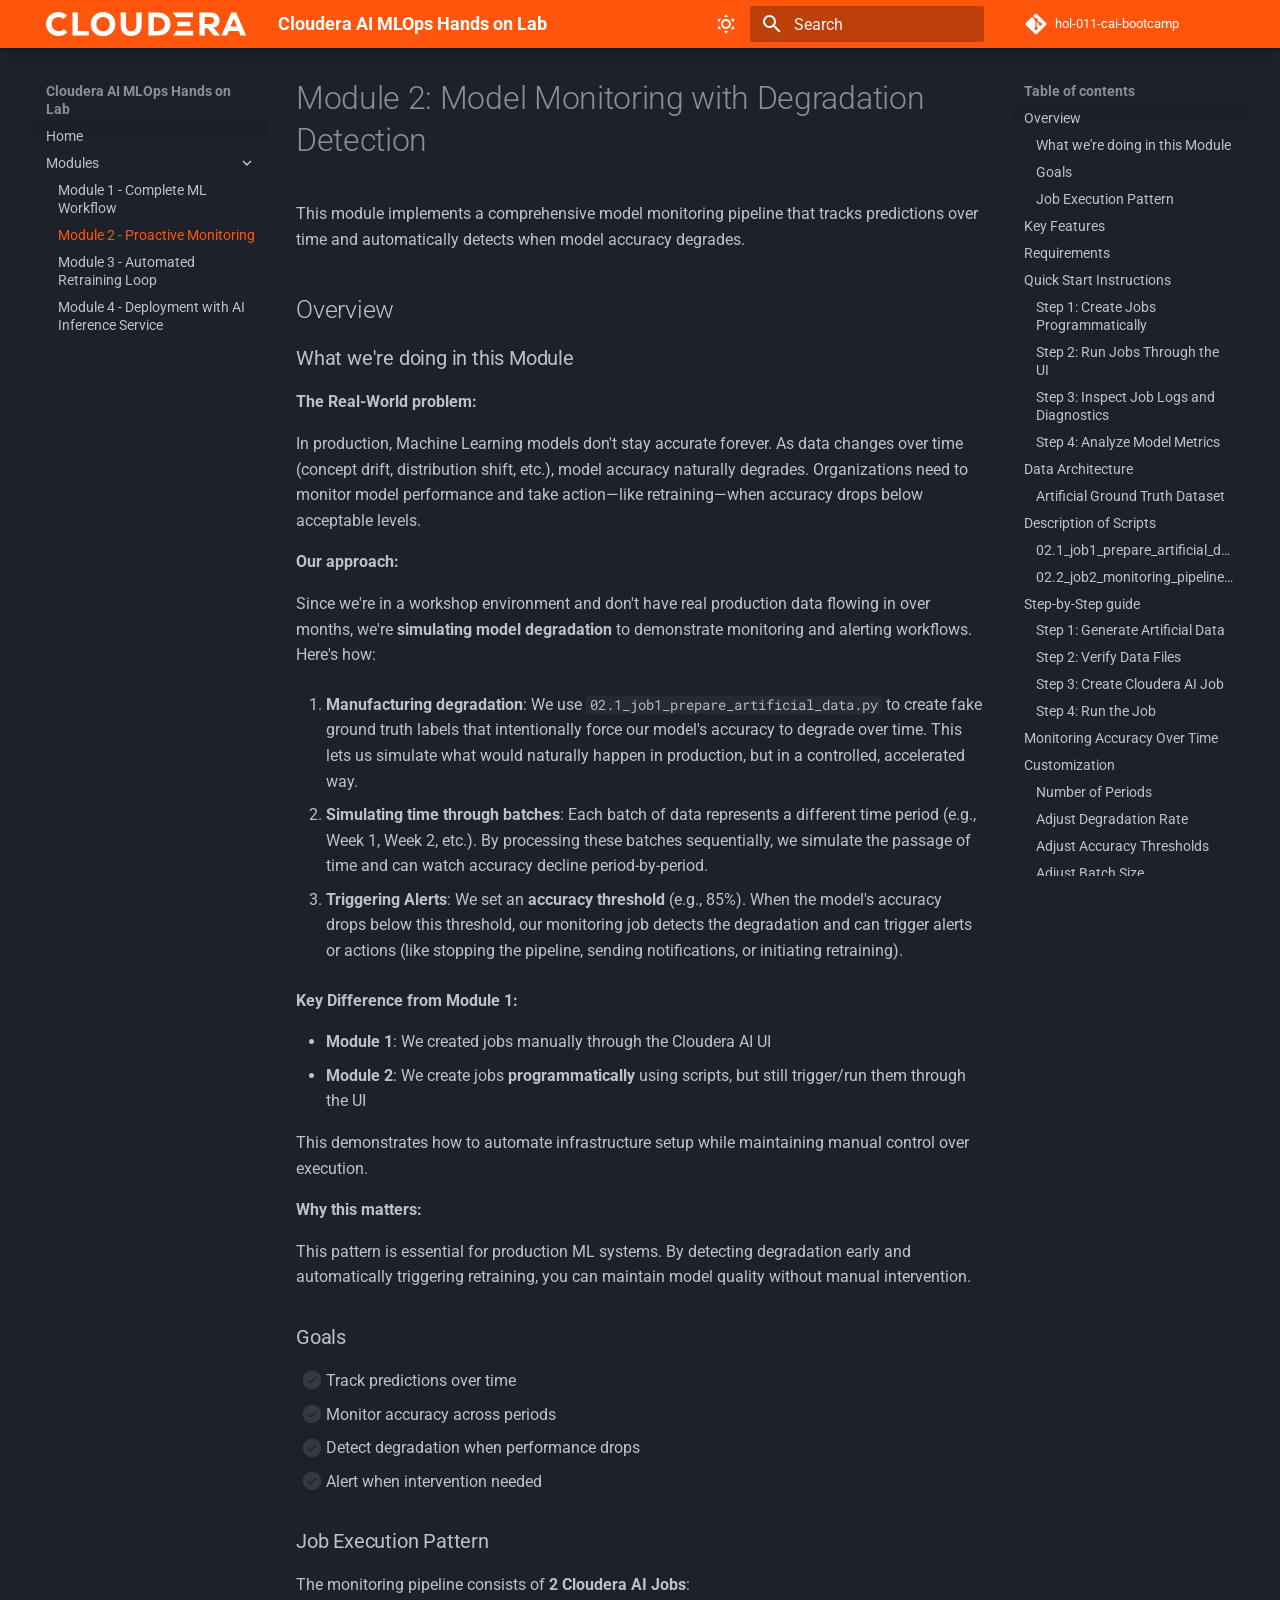
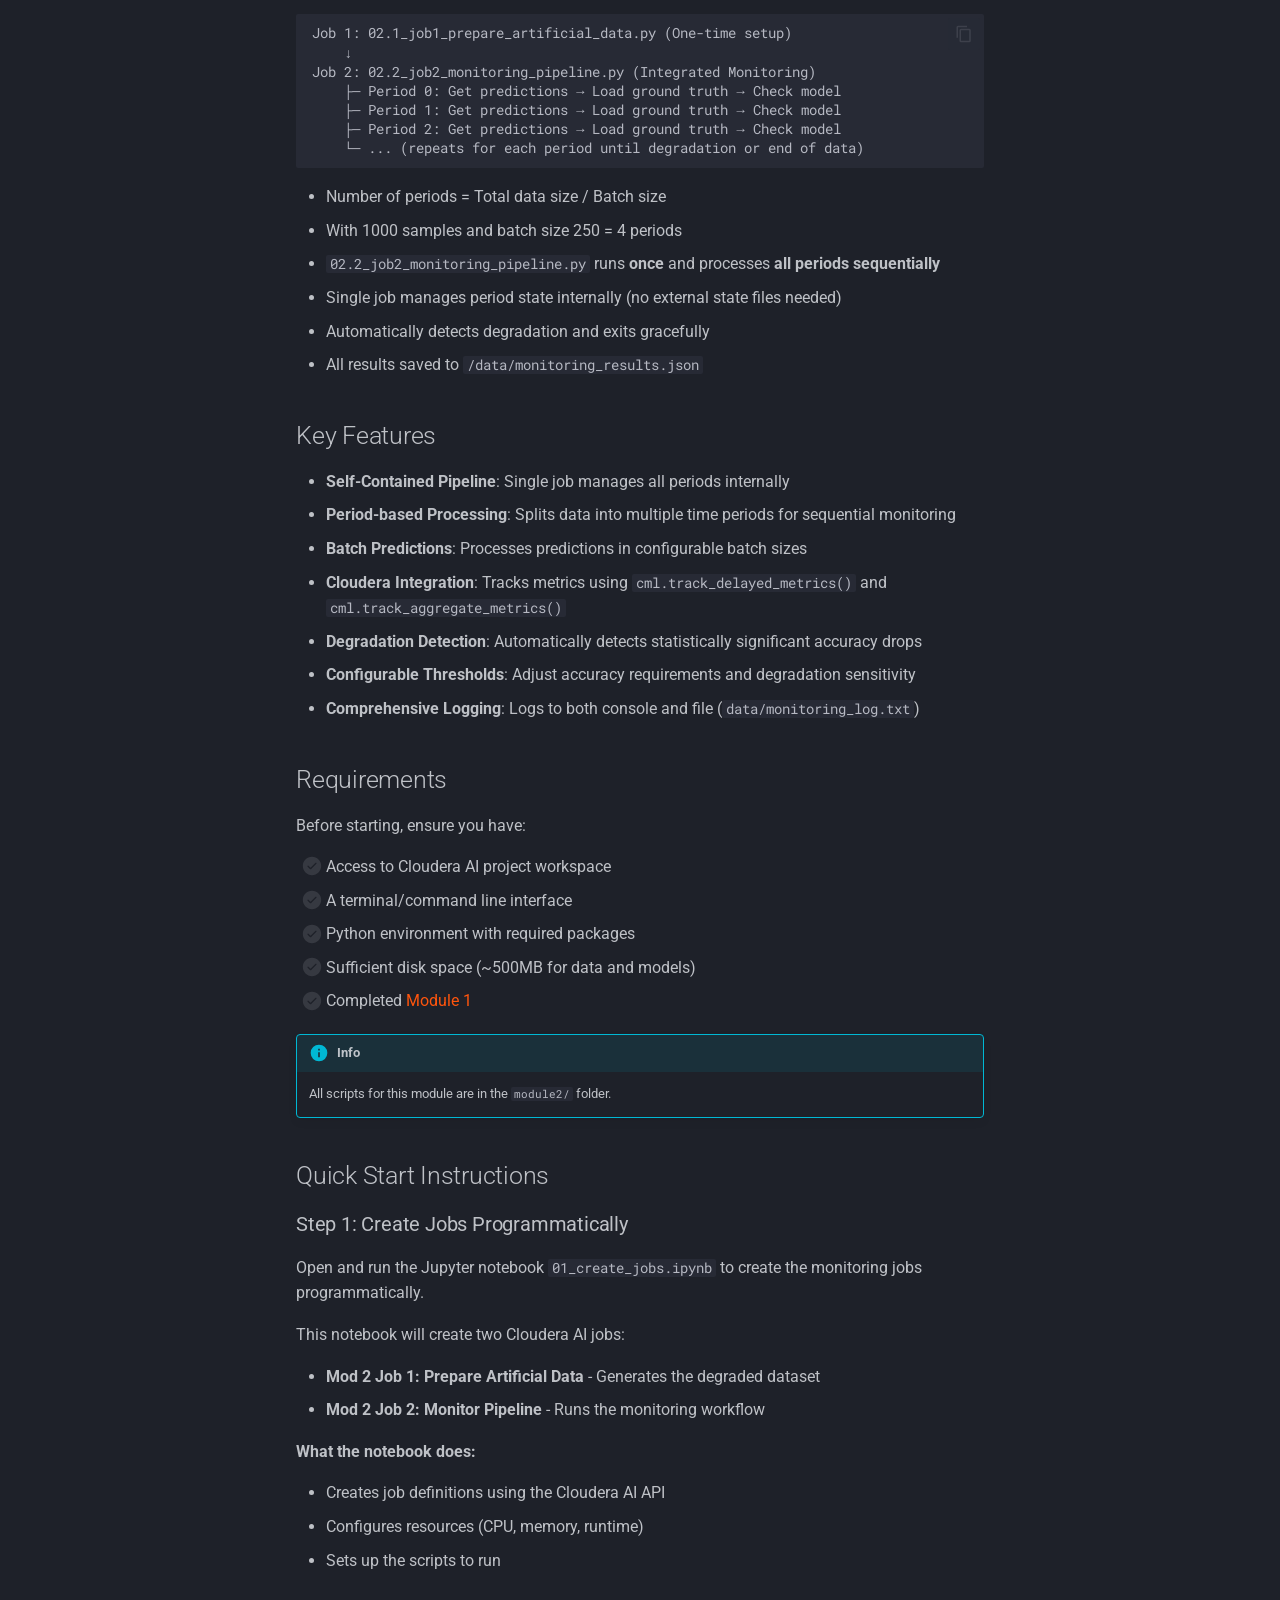
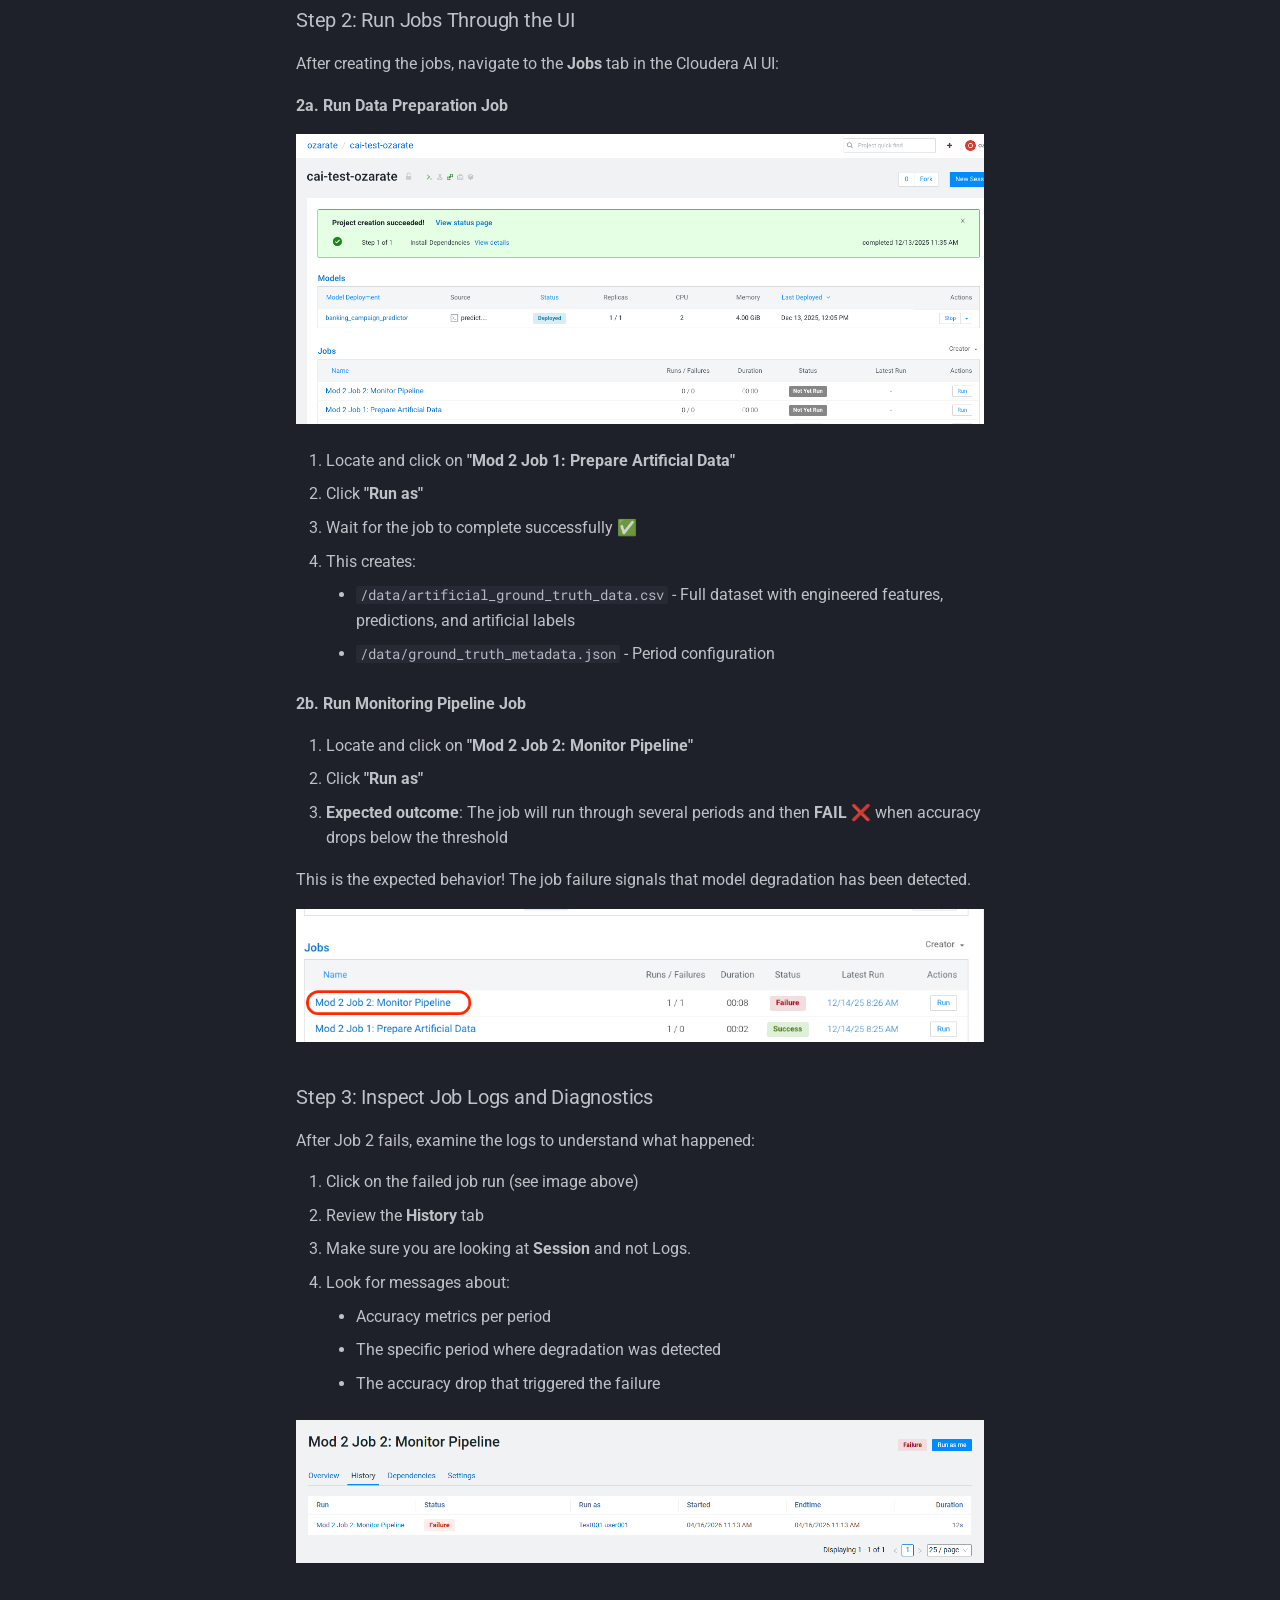
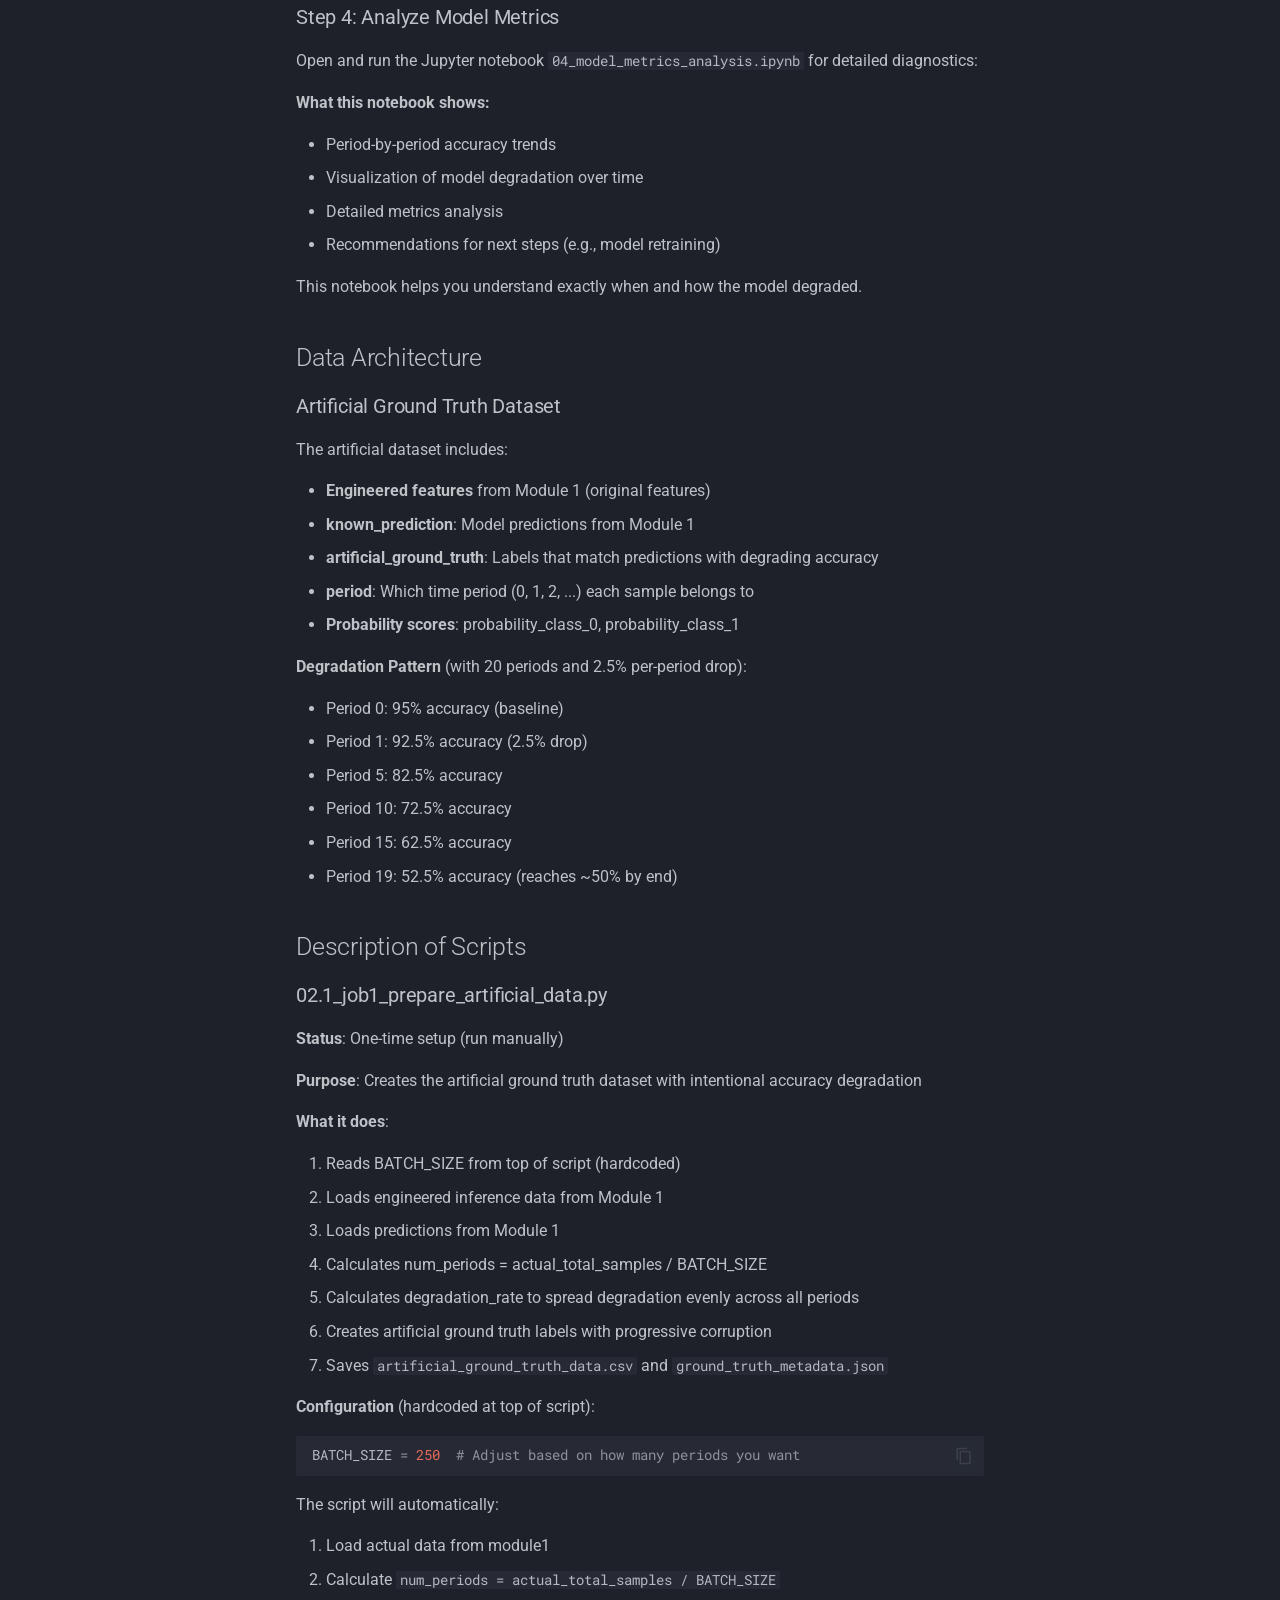
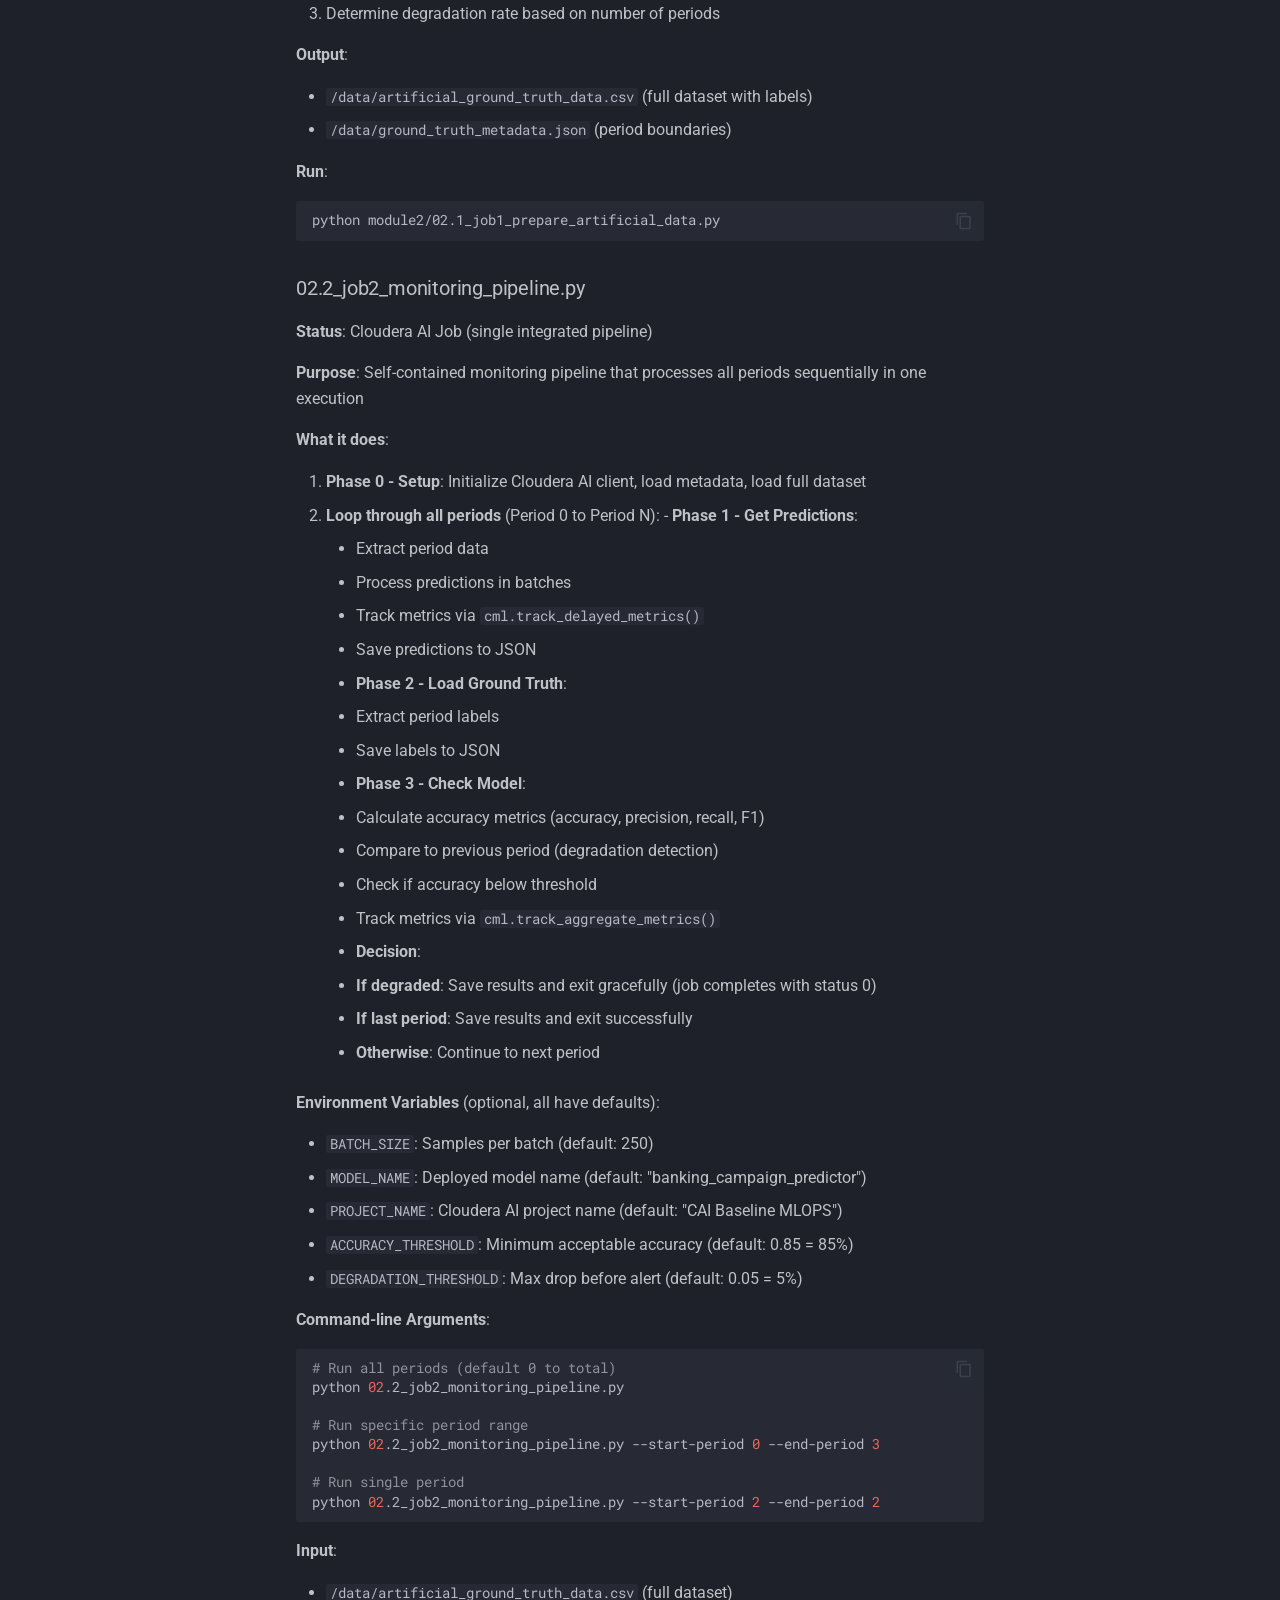
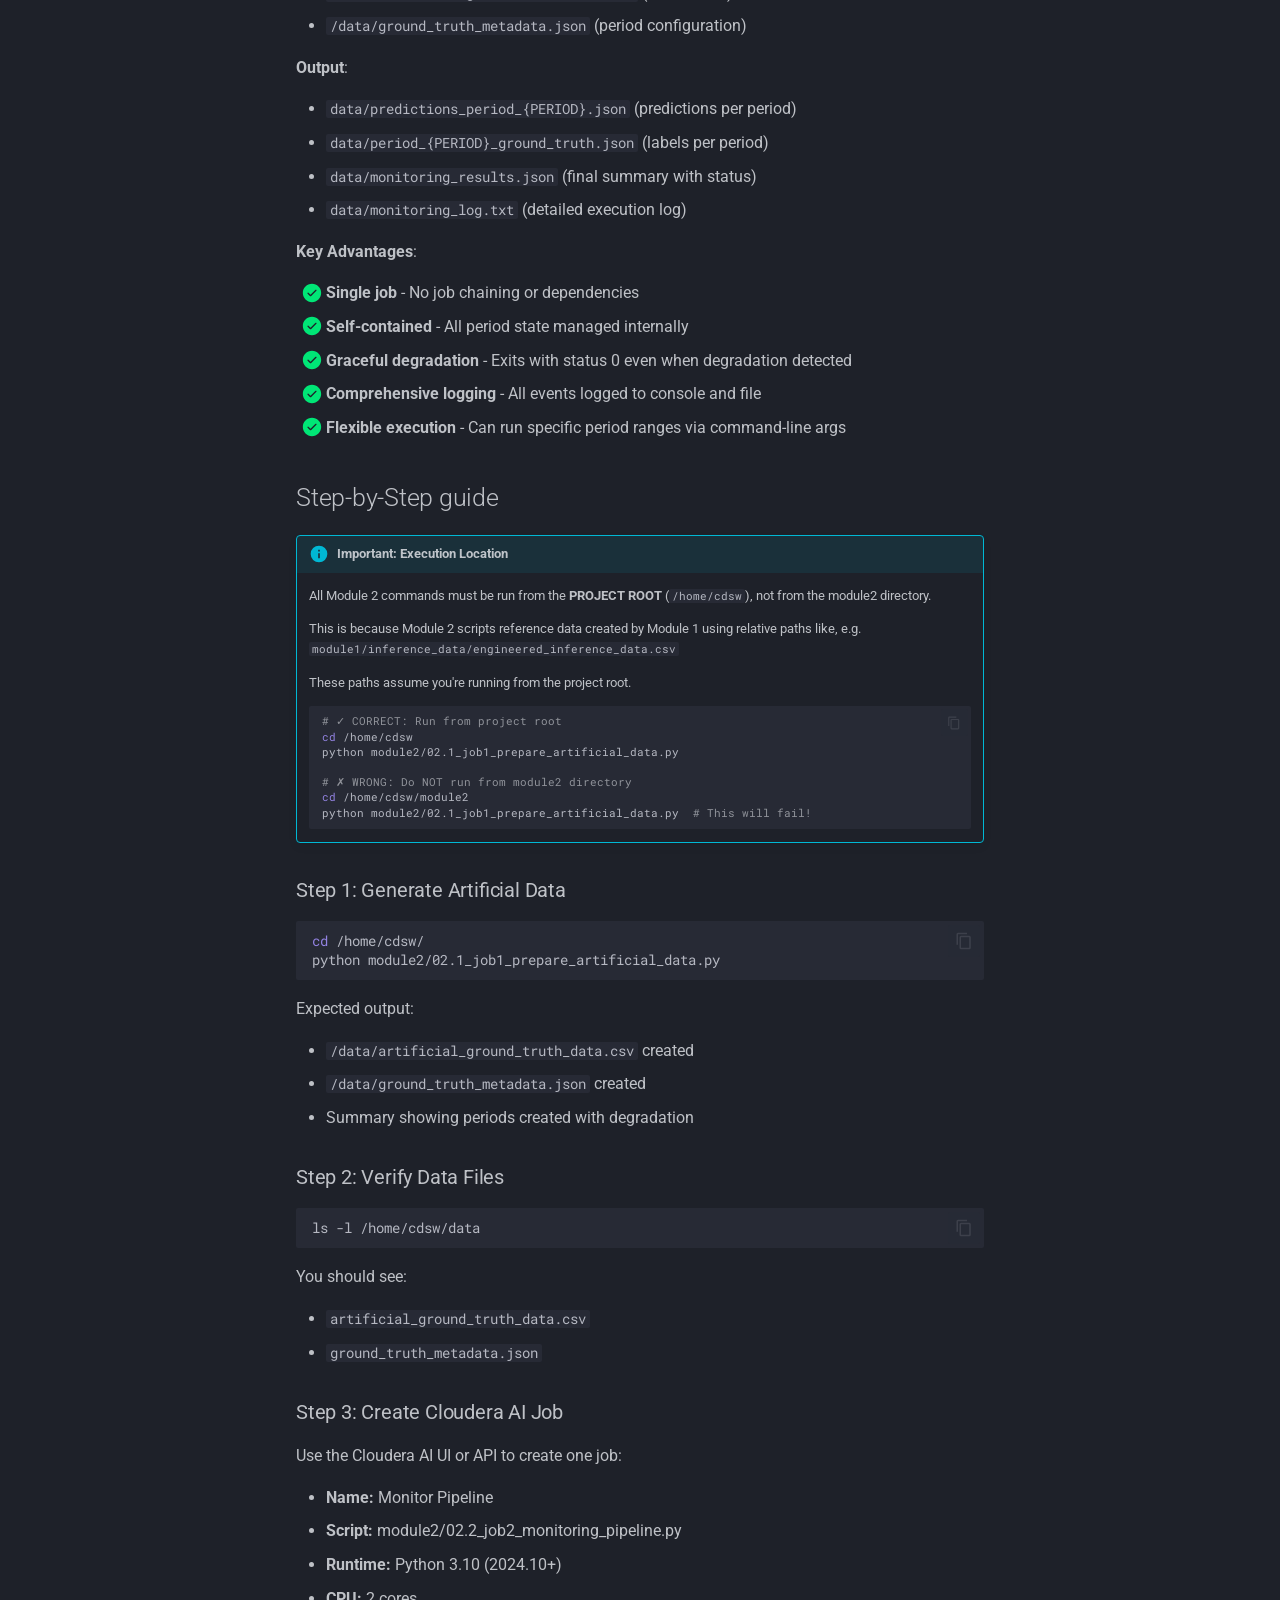
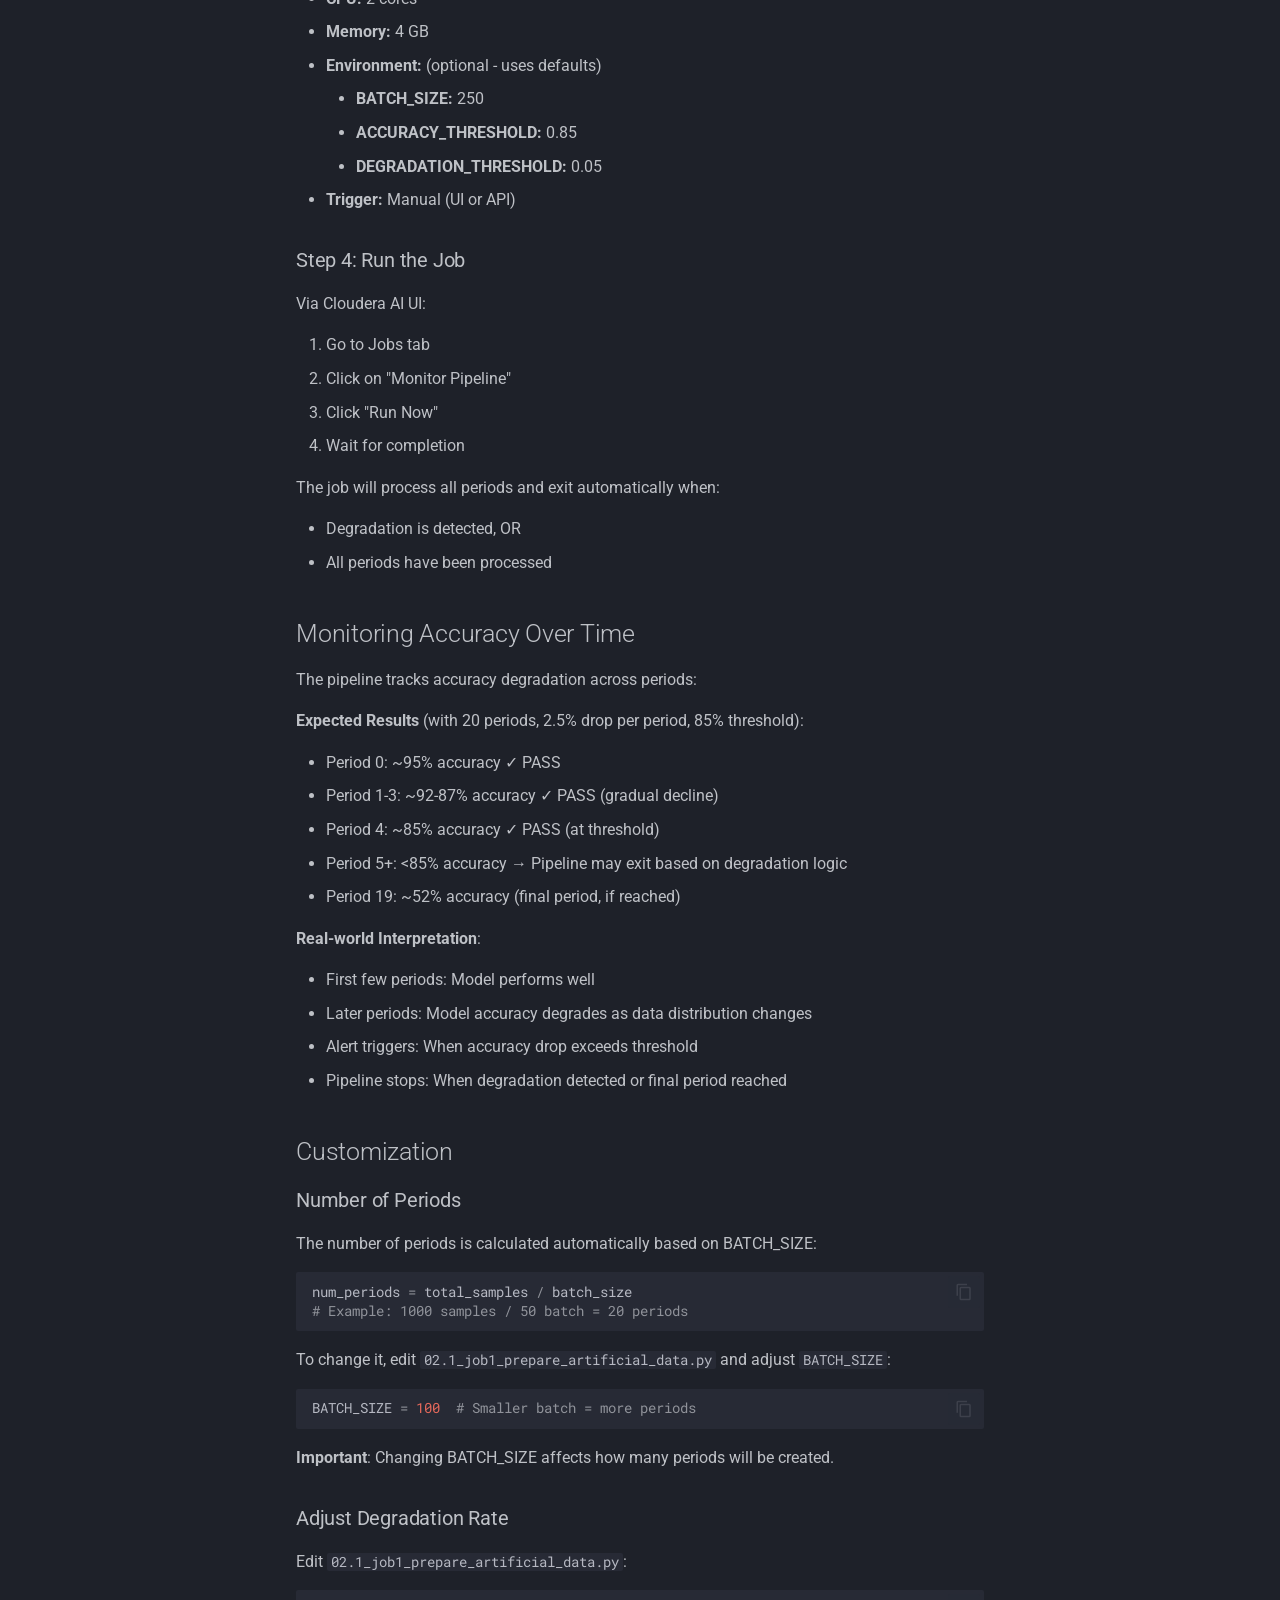
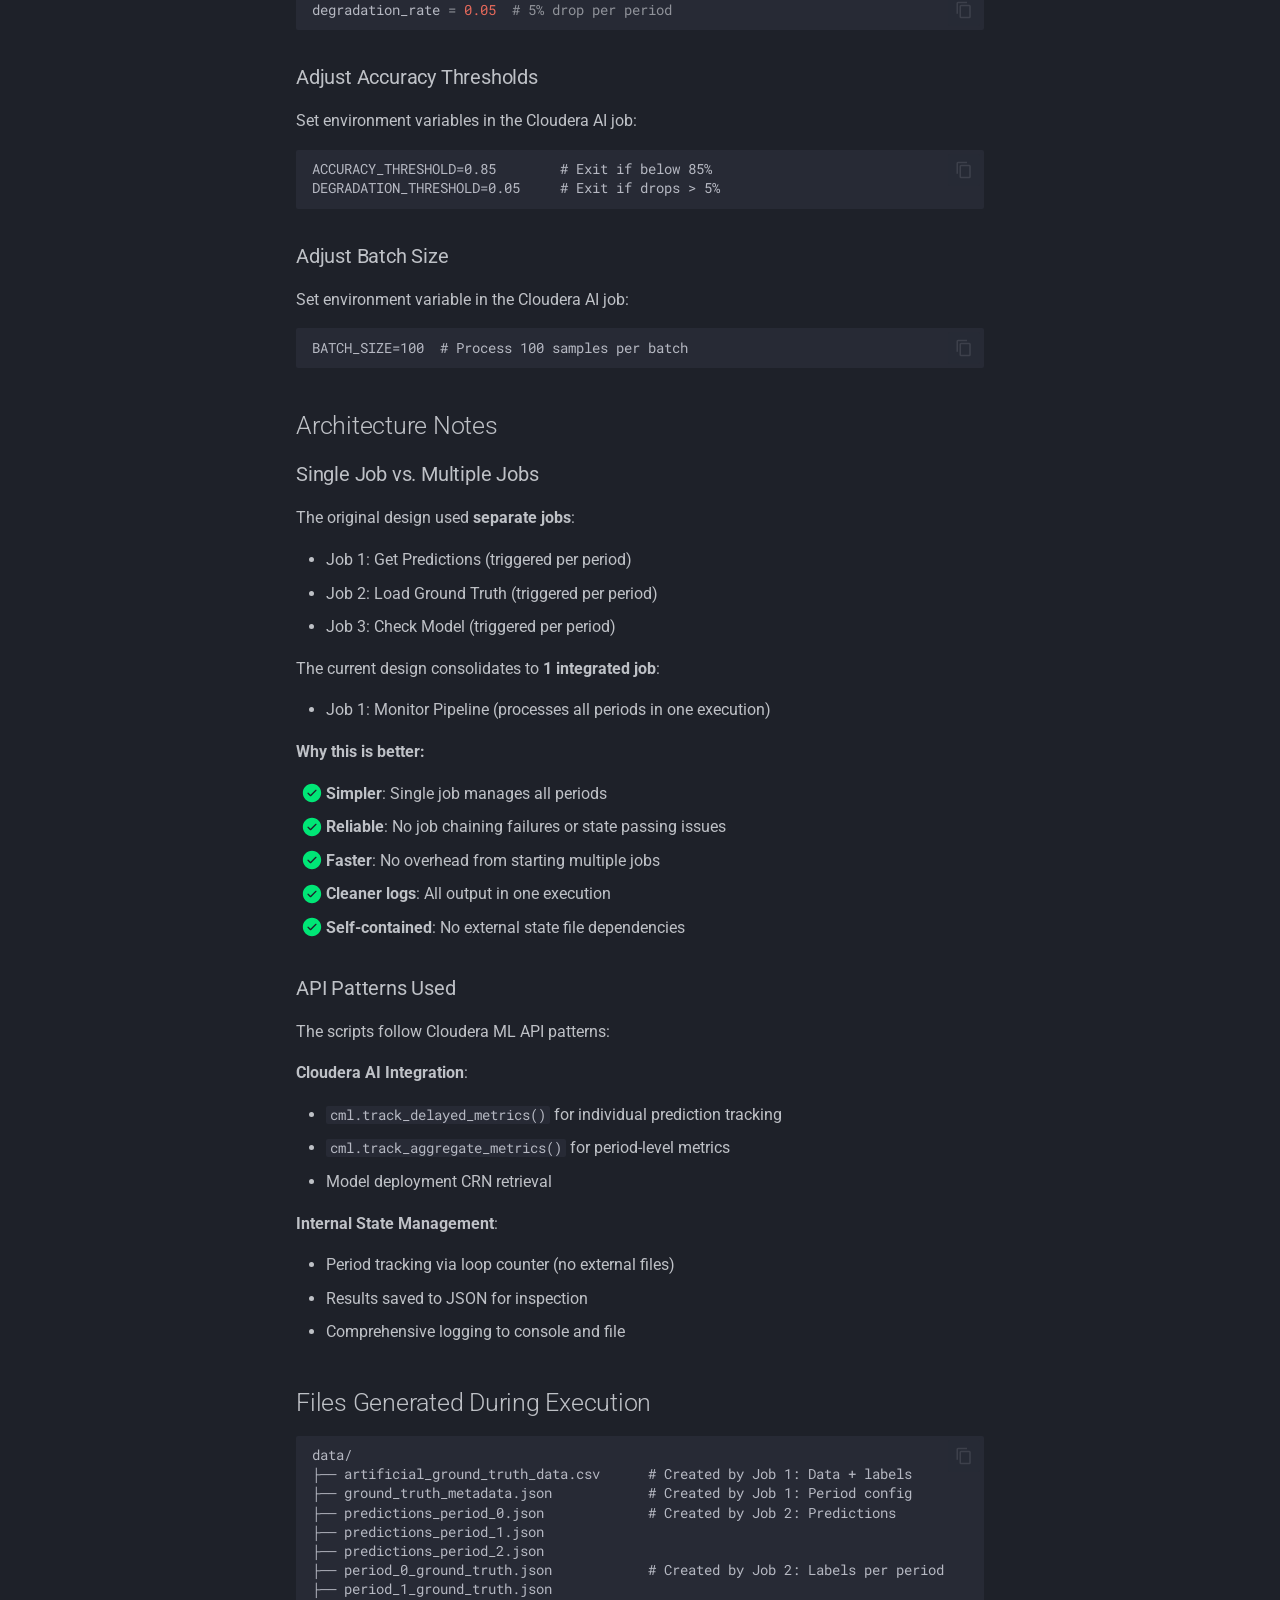
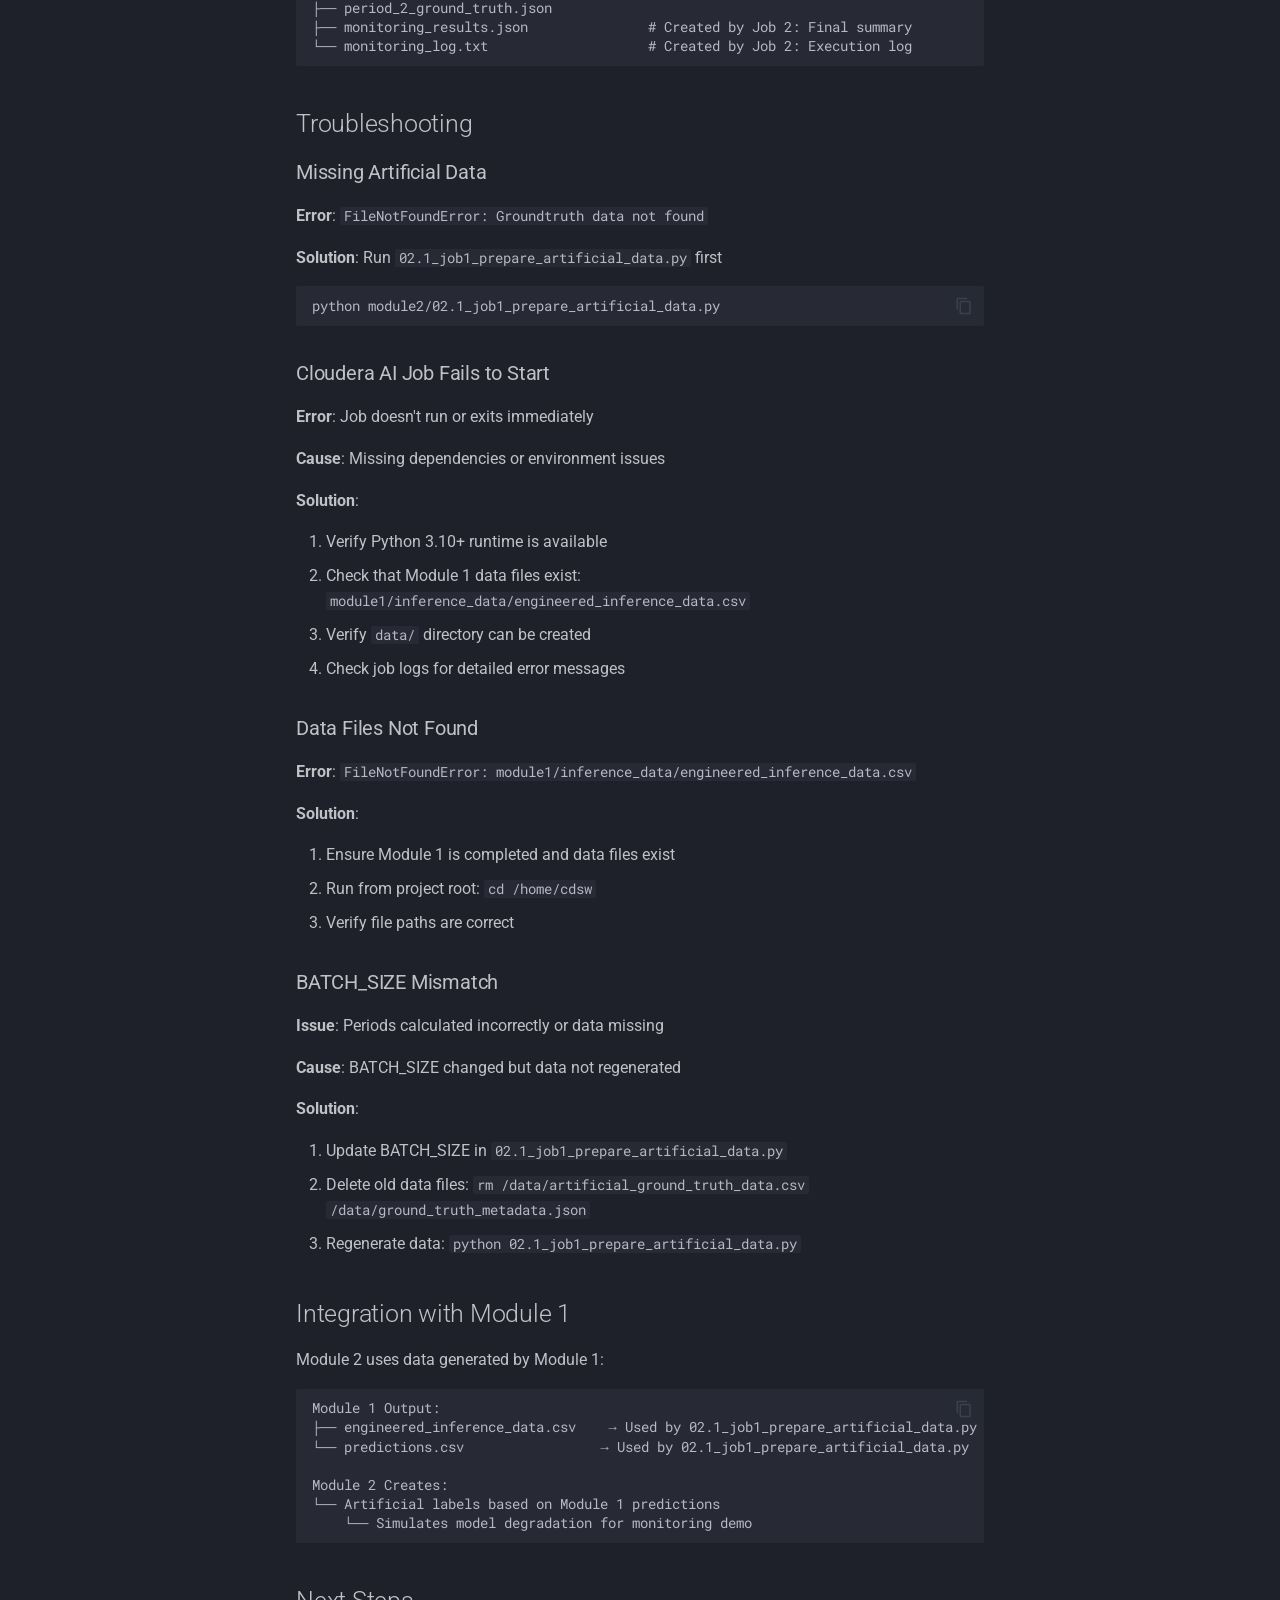
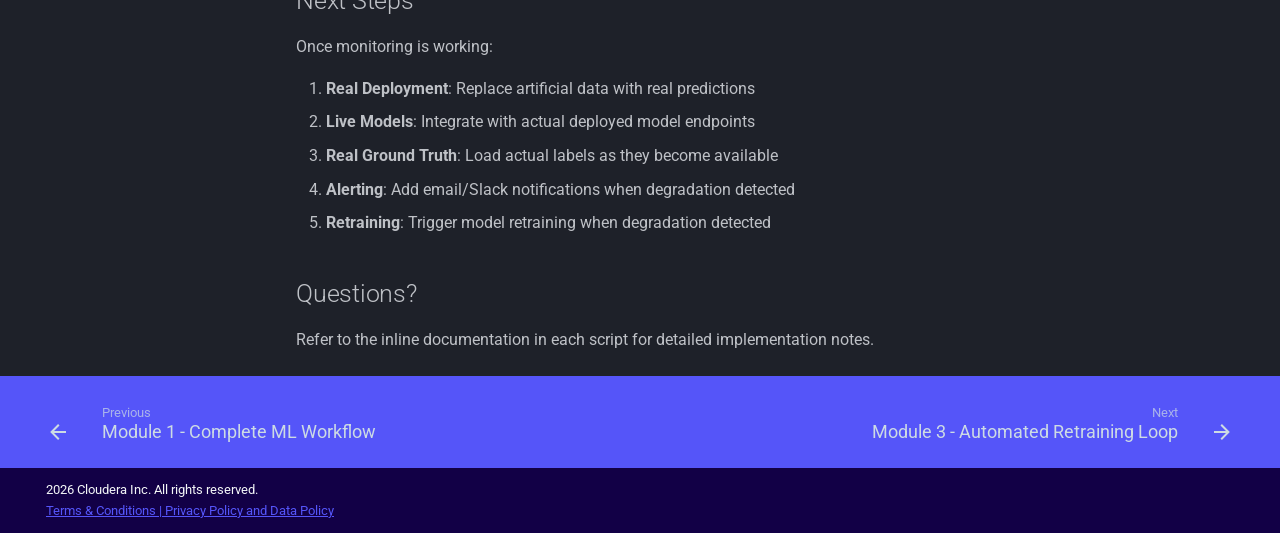
<file: modules/module2/index.html>
<!DOCTYPE html><html lang="en" class="no-js"><head>
    
      <meta charset="utf-8">
      <meta name="viewport" content="width=device-width,initial-scale=1">
      
      
        <meta name="author" content="GOES">
      
      
      
        <link rel="prev" href="../module1/index.html">
      
      
        <link rel="next" href="../module3/index.html">
      
      
        
      
      
      <link rel="icon" href="../../assets/images/favicon.ico">
      <meta name="generator" content="mkdocs-1.6.1, mkdocs-material-9.7.6">
    
    
      
        <title>Module 2 - Proactive Monitoring - Cloudera AI MLOps Hands on Lab</title>
      
    
    
      <link rel="stylesheet" href="../../assets/stylesheets/main.484c7ddc.min.css">
      
        
        <link rel="stylesheet" href="../../assets/stylesheets/palette.ab4e12ef.min.css">
      
      


    
    
      
    
    
      
        
        
        <link rel="preconnect" href="https://fonts.gstatic.com" crossorigin="">
        <link rel="stylesheet" href="https://fonts.googleapis.com/css?family=Roboto:300,300i,400,400i,700,700i%7CRoboto+Mono:400,400i,700,700i&amp;display=fallback">
        <style>:root{--md-text-font:"Roboto";--md-code-font:"Roboto Mono"}</style>
      
    
    
      <link rel="stylesheet" href="../../assets/stylesheets/extra.css">
    
    <script>__md_scope=new URL("../..",location),__md_hash=e=>[...e].reduce(((e,_)=>(e<<5)-e+_.charCodeAt(0)),0),__md_get=(e,_=localStorage,t=__md_scope)=>JSON.parse(_.getItem(t.pathname+"."+e)),__md_set=(e,_,t=localStorage,a=__md_scope)=>{try{t.setItem(a.pathname+"."+e,JSON.stringify(_))}catch(e){}}</script>
    
      
  


  
<script defer="" src="https://metrics.cloudera-labs.com/script.js" data-website-id="621c01ed-d361-4638-81c8-6066ea2ea56b">
</script>

  
    <script>"undefined"!=typeof __md_analytics&&__md_analytics()</script>
  

    
    
  <link href="../../assets/stylesheets/glightbox.min.css" rel="stylesheet"><script src="../../assets/javascripts/glightbox.min.js"></script><style id="glightbox-style">
            html.glightbox-open { overflow: initial; height: 100%; }
            .gslide-title { margin-top: 0px; user-select: text; }
            .gslide-desc { color: #666; user-select: text; }
            .gslide-image img { background: white; }
            .gscrollbar-fixer { padding-right: 15px; }
            .gdesc-inner { font-size: 0.75rem; }
            body[data-md-color-scheme="slate"] .gdesc-inner { background: var(--md-default-bg-color); }
            body[data-md-color-scheme="slate"] .gslide-title { color: var(--md-default-fg-color); }
            body[data-md-color-scheme="slate"] .gslide-desc { color: var(--md-default-fg-color); }
        </style></head>
  
  
    
    
      
    
    
    
    
    <body dir="ltr" data-md-color-scheme="slate" data-md-color-primary="custom" data-md-color-accent="custom">
  
    
    <input class="md-toggle" data-md-toggle="drawer" type="checkbox" id="__drawer" autocomplete="off">
    <input class="md-toggle" data-md-toggle="search" type="checkbox" id="__search" autocomplete="off">
    <label class="md-overlay" for="__drawer"></label>
    <div data-md-component="skip">
      
        
        <a href="#module-2-model-monitoring-with-degradation-detection" class="md-skip">
          Skip to content
        </a>
      
    </div>
    <div data-md-component="announce">
      
    </div>
    
    
      

  

<header class="md-header md-header--shadow" data-md-component="header">
  <nav class="md-header__inner md-grid" aria-label="Header">
    <a href="../../index.html" title="Cloudera AI MLOps Hands on Lab" class="md-header__button md-logo" aria-label="Cloudera AI MLOps Hands on Lab" data-md-component="logo">
      
  <img src="../../assets/images/logo-cloudera-white.svg" alt="logo">

    </a>
    <label class="md-header__button md-icon" for="__drawer">
      
      <svg xmlns="http://www.w3.org/2000/svg" viewBox="0 0 24 24"><path d="M3 6h18v2H3zm0 5h18v2H3zm0 5h18v2H3z"></path></svg>
    </label>
    <div class="md-header__title" data-md-component="header-title">
      <div class="md-header__ellipsis">
        <div class="md-header__topic">
          <span class="md-ellipsis">
            Cloudera AI MLOps Hands on Lab
          </span>
        </div>
        <div class="md-header__topic" data-md-component="header-topic">
          <span class="md-ellipsis">
            
              Module 2 - Proactive Monitoring
            
          </span>
        </div>
      </div>
    </div>
    
      
        <form class="md-header__option" data-md-component="palette">
  
    
    
    
    <input class="md-option" data-md-color-media="" data-md-color-scheme="slate" data-md-color-primary="custom" data-md-color-accent="custom" aria-label="Switch to light mode" type="radio" name="__palette" id="__palette_0">
    
      <label class="md-header__button md-icon" title="Switch to light mode" for="__palette_1" hidden="">
        <svg xmlns="http://www.w3.org/2000/svg" viewBox="0 0 24 24"><path d="M12 7a5 5 0 0 1 5 5 5 5 0 0 1-5 5 5 5 0 0 1-5-5 5 5 0 0 1 5-5m0 2a3 3 0 0 0-3 3 3 3 0 0 0 3 3 3 3 0 0 0 3-3 3 3 0 0 0-3-3m0-7 2.39 3.42C13.65 5.15 12.84 5 12 5s-1.65.15-2.39.42zM3.34 7l4.16-.35A7.2 7.2 0 0 0 5.94 8.5c-.44.74-.69 1.5-.83 2.29zm.02 10 1.76-3.77a7.131 7.131 0 0 0 2.38 4.14zM20.65 7l-1.77 3.79a7.02 7.02 0 0 0-2.38-4.15zm-.01 10-4.14.36c.59-.51 1.12-1.14 1.54-1.86.42-.73.69-1.5.83-2.29zM12 22l-2.41-3.44c.74.27 1.55.44 2.41.44.82 0 1.63-.17 2.37-.44z"></path></svg>
      </label>
    
  
    
    
    
    <input class="md-option" data-md-color-media="" data-md-color-scheme="default" data-md-color-primary="custom" data-md-color-accent="custom" aria-label="Switch to dark mode" type="radio" name="__palette" id="__palette_1">
    
      <label class="md-header__button md-icon" title="Switch to dark mode" for="__palette_0" hidden="">
        <svg xmlns="http://www.w3.org/2000/svg" viewBox="0 0 24 24"><path d="m17.75 4.09-2.53 1.94.91 3.06-2.63-1.81-2.63 1.81.91-3.06-2.53-1.94L12.44 4l1.06-3 1.06 3zm3.5 6.91-1.64 1.25.59 1.98-1.7-1.17-1.7 1.17.59-1.98L15.75 11l2.06-.05L18.5 9l.69 1.95zm-2.28 4.95c.83-.08 1.72 1.1 1.19 1.85-.32.45-.66.87-1.08 1.27C15.17 23 8.84 23 4.94 19.07c-3.91-3.9-3.91-10.24 0-14.14.4-.4.82-.76 1.27-1.08.75-.53 1.93.36 1.85 1.19-.27 2.86.69 5.83 2.89 8.02a9.96 9.96 0 0 0 8.02 2.89m-1.64 2.02a12.08 12.08 0 0 1-7.8-3.47c-2.17-2.19-3.33-5-3.49-7.82-2.81 3.14-2.7 7.96.31 10.98 3.02 3.01 7.84 3.12 10.98.31"></path></svg>
      </label>
    
  
</form>
      
    
    
      <script>var palette=__md_get("__palette");if(palette&&palette.color){if("(prefers-color-scheme)"===palette.color.media){var media=matchMedia("(prefers-color-scheme: light)"),input=document.querySelector(media.matches?"[data-md-color-media='(prefers-color-scheme: light)']":"[data-md-color-media='(prefers-color-scheme: dark)']");palette.color.media=input.getAttribute("data-md-color-media"),palette.color.scheme=input.getAttribute("data-md-color-scheme"),palette.color.primary=input.getAttribute("data-md-color-primary"),palette.color.accent=input.getAttribute("data-md-color-accent")}for(var[key,value]of Object.entries(palette.color))document.body.setAttribute("data-md-color-"+key,value)}</script>
    
    
    
      
      
        <label class="md-header__button md-icon" for="__search">
          
          <svg xmlns="http://www.w3.org/2000/svg" viewBox="0 0 24 24"><path d="M9.5 3A6.5 6.5 0 0 1 16 9.5c0 1.61-.59 3.09-1.56 4.23l.27.27h.79l5 5-1.5 1.5-5-5v-.79l-.27-.27A6.52 6.52 0 0 1 9.5 16 6.5 6.5 0 0 1 3 9.5 6.5 6.5 0 0 1 9.5 3m0 2C7 5 5 7 5 9.5S7 14 9.5 14 14 12 14 9.5 12 5 9.5 5"></path></svg>
        </label>
        <div class="md-search" data-md-component="search" role="dialog">
  <label class="md-search__overlay" for="__search"></label>
  <div class="md-search__inner" role="search">
    <form class="md-search__form" name="search">
      <input type="text" class="md-search__input" name="query" aria-label="Search" placeholder="Search" autocapitalize="off" autocorrect="off" autocomplete="off" spellcheck="false" data-md-component="search-query" required="">
      <label class="md-search__icon md-icon" for="__search">
        
        <svg xmlns="http://www.w3.org/2000/svg" viewBox="0 0 24 24"><path d="M9.5 3A6.5 6.5 0 0 1 16 9.5c0 1.61-.59 3.09-1.56 4.23l.27.27h.79l5 5-1.5 1.5-5-5v-.79l-.27-.27A6.52 6.52 0 0 1 9.5 16 6.5 6.5 0 0 1 3 9.5 6.5 6.5 0 0 1 9.5 3m0 2C7 5 5 7 5 9.5S7 14 9.5 14 14 12 14 9.5 12 5 9.5 5"></path></svg>
        
        <svg xmlns="http://www.w3.org/2000/svg" viewBox="0 0 24 24"><path d="M20 11v2H8l5.5 5.5-1.42 1.42L4.16 12l7.92-7.92L13.5 5.5 8 11z"></path></svg>
      </label>
      <nav class="md-search__options" aria-label="Search">
        
        <button type="reset" class="md-search__icon md-icon" title="Clear" aria-label="Clear" tabindex="-1">
          
          <svg xmlns="http://www.w3.org/2000/svg" viewBox="0 0 24 24"><path d="M19 6.41 17.59 5 12 10.59 6.41 5 5 6.41 10.59 12 5 17.59 6.41 19 12 13.41 17.59 19 19 17.59 13.41 12z"></path></svg>
        </button>
      </nav>
      
    </form>
    <div class="md-search__output">
      <div class="md-search__scrollwrap" tabindex="0" data-md-scrollfix="">
        <div class="md-search-result" data-md-component="search-result">
          <div class="md-search-result__meta">
            Initializing search
          </div>
          <ol class="md-search-result__list" role="presentation"></ol>
        </div>
      </div>
    </div>
  </div>
</div>
      
    
    
      <div class="md-header__source">
        <a href="https://github.infra.cloudera.com/GOES/hol-011-cai-bootcamp" title="Go to repository" class="md-source" data-md-component="source">
  <div class="md-source__icon md-icon">
    
    <svg xmlns="http://www.w3.org/2000/svg" viewBox="0 0 448 512"><!--! Font Awesome Free 7.1.0 by @fontawesome - https://fontawesome.com License - https://fontawesome.com/license/free (Icons: CC BY 4.0, Fonts: SIL OFL 1.1, Code: MIT License) Copyright 2025 Fonticons, Inc.--><path d="M439.6 236.1 244 40.5c-5.4-5.5-12.8-8.5-20.4-8.5s-15 3-20.4 8.4L162.5 81l51.5 51.5c27.1-9.1 52.7 16.8 43.4 43.7l49.7 49.7c34.2-11.8 61.2 31 35.5 56.7-26.5 26.5-70.2-2.9-56-37.3L240.3 199v121.9c25.3 12.5 22.3 41.8 9.1 55-6.4 6.4-15.2 10.1-24.3 10.1s-17.8-3.6-24.3-10.1c-17.6-17.6-11.1-46.9 11.2-56v-123c-20.8-8.5-24.6-30.7-18.6-45L142.6 101 8.5 235.1C3 240.6 0 247.9 0 255.5s3 15 8.5 20.4l195.6 195.7c5.4 5.4 12.7 8.4 20.4 8.4s15-3 20.4-8.4l194.7-194.7c5.4-5.4 8.4-12.8 8.4-20.4s-3-15-8.4-20.4"></path></svg>
  </div>
  <div class="md-source__repository">
    hol-011-cai-bootcamp
  </div>
</a>
      </div>
    
  </nav>
  
</header>
    
    <div class="md-container" data-md-component="container">
      
      
        
          
        
      
      <main class="md-main" data-md-component="main">
        <div class="md-main__inner md-grid">
          
            
              
              <div class="md-sidebar md-sidebar--primary" data-md-component="sidebar" data-md-type="navigation">
                <div class="md-sidebar__scrollwrap">
                  <div class="md-sidebar__inner">
                    



<nav class="md-nav md-nav--primary" aria-label="Navigation" data-md-level="0">
  <label class="md-nav__title" for="__drawer">
    <a href="../../index.html" title="Cloudera AI MLOps Hands on Lab" class="md-nav__button md-logo" aria-label="Cloudera AI MLOps Hands on Lab" data-md-component="logo">
      
  <img src="../../assets/images/logo-cloudera-white.svg" alt="logo">

    </a>
    Cloudera AI MLOps Hands on Lab
  </label>
  
    <div class="md-nav__source">
      <a href="https://github.infra.cloudera.com/GOES/hol-011-cai-bootcamp" title="Go to repository" class="md-source" data-md-component="source">
  <div class="md-source__icon md-icon">
    
    <svg xmlns="http://www.w3.org/2000/svg" viewBox="0 0 448 512"><!--! Font Awesome Free 7.1.0 by @fontawesome - https://fontawesome.com License - https://fontawesome.com/license/free (Icons: CC BY 4.0, Fonts: SIL OFL 1.1, Code: MIT License) Copyright 2025 Fonticons, Inc.--><path d="M439.6 236.1 244 40.5c-5.4-5.5-12.8-8.5-20.4-8.5s-15 3-20.4 8.4L162.5 81l51.5 51.5c27.1-9.1 52.7 16.8 43.4 43.7l49.7 49.7c34.2-11.8 61.2 31 35.5 56.7-26.5 26.5-70.2-2.9-56-37.3L240.3 199v121.9c25.3 12.5 22.3 41.8 9.1 55-6.4 6.4-15.2 10.1-24.3 10.1s-17.8-3.6-24.3-10.1c-17.6-17.6-11.1-46.9 11.2-56v-123c-20.8-8.5-24.6-30.7-18.6-45L142.6 101 8.5 235.1C3 240.6 0 247.9 0 255.5s3 15 8.5 20.4l195.6 195.7c5.4 5.4 12.7 8.4 20.4 8.4s15-3 20.4-8.4l194.7-194.7c5.4-5.4 8.4-12.8 8.4-20.4s-3-15-8.4-20.4"></path></svg>
  </div>
  <div class="md-source__repository">
    hol-011-cai-bootcamp
  </div>
</a>
    </div>
  
  <ul class="md-nav__list" data-md-scrollfix="">
    
      
      
  
  
  
  
    <li class="md-nav__item">
      <a href="../../index.html" class="md-nav__link">
        
  
  
  <span class="md-ellipsis">
    
  
    Home
  

    
  </span>
  
  

      </a>
    </li>
  

    
      
      
  
  
    
  
  
  
    
    
    
    
    
    <li class="md-nav__item md-nav__item--active md-nav__item--nested">
      
        
        
        <input class="md-nav__toggle md-toggle " type="checkbox" id="__nav_2" checked="">
        
          
          <label class="md-nav__link" for="__nav_2" id="__nav_2_label" tabindex="0">
            
  
  
  <span class="md-ellipsis">
    
  
    Modules
  

    
  </span>
  
  

            <span class="md-nav__icon md-icon"></span>
          </label>
        
        <nav class="md-nav" data-md-level="1" aria-labelledby="__nav_2_label" aria-expanded="true">
          <label class="md-nav__title" for="__nav_2">
            <span class="md-nav__icon md-icon"></span>
            
  
    Modules
  

          </label>
          <ul class="md-nav__list" data-md-scrollfix="">
            
              
                
  
  
  
  
    <li class="md-nav__item">
      <a href="../module1/index.html" class="md-nav__link">
        
  
  
  <span class="md-ellipsis">
    
  
    Module 1 - Complete ML Workflow
  

    
  </span>
  
  

      </a>
    </li>
  

              
            
              
                
  
  
    
  
  
  
    <li class="md-nav__item md-nav__item--active">
      
      <input class="md-nav__toggle md-toggle" type="checkbox" id="__toc">
      
      
        
      
      
        <label class="md-nav__link md-nav__link--active" for="__toc">
          
  
  
  <span class="md-ellipsis">
    
  
    Module 2 - Proactive Monitoring
  

    
  </span>
  
  

          <span class="md-nav__icon md-icon"></span>
        </label>
      
      <a href="index.html" class="md-nav__link md-nav__link--active">
        
  
  
  <span class="md-ellipsis">
    
  
    Module 2 - Proactive Monitoring
  

    
  </span>
  
  

      </a>
      
        

<nav class="md-nav md-nav--secondary" aria-label="Table of contents">
  
  
  
    
  
  
    <label class="md-nav__title" for="__toc">
      <span class="md-nav__icon md-icon"></span>
      Table of contents
    </label>
    <ul class="md-nav__list" data-md-component="toc" data-md-scrollfix="">
      
        <li class="md-nav__item">
  <a href="#overview" class="md-nav__link">
    <span class="md-ellipsis">
      
        Overview
      
    </span>
  </a>
  
    <nav class="md-nav" aria-label="Overview">
      <ul class="md-nav__list">
        
          <li class="md-nav__item">
  <a href="#what-were-doing-in-this-module" class="md-nav__link">
    <span class="md-ellipsis">
      
        What we're doing in this Module
      
    </span>
  </a>
  
</li>
        
          <li class="md-nav__item">
  <a href="#goals" class="md-nav__link">
    <span class="md-ellipsis">
      
        Goals
      
    </span>
  </a>
  
</li>
        
          <li class="md-nav__item">
  <a href="#job-execution-pattern" class="md-nav__link">
    <span class="md-ellipsis">
      
        Job Execution Pattern
      
    </span>
  </a>
  
</li>
        
      </ul>
    </nav>
  
</li>
      
        <li class="md-nav__item">
  <a href="#key-features" class="md-nav__link">
    <span class="md-ellipsis">
      
        Key Features
      
    </span>
  </a>
  
</li>
      
        <li class="md-nav__item">
  <a href="#requirements" class="md-nav__link">
    <span class="md-ellipsis">
      
        Requirements
      
    </span>
  </a>
  
</li>
      
        <li class="md-nav__item">
  <a href="#quick-start-instructions" class="md-nav__link">
    <span class="md-ellipsis">
      
        Quick Start Instructions
      
    </span>
  </a>
  
    <nav class="md-nav" aria-label="Quick Start Instructions">
      <ul class="md-nav__list">
        
          <li class="md-nav__item">
  <a href="#step-1-create-jobs-programmatically" class="md-nav__link">
    <span class="md-ellipsis">
      
        Step 1: Create Jobs Programmatically
      
    </span>
  </a>
  
</li>
        
          <li class="md-nav__item">
  <a href="#step-2-run-jobs-through-the-ui" class="md-nav__link">
    <span class="md-ellipsis">
      
        Step 2: Run Jobs Through the UI
      
    </span>
  </a>
  
</li>
        
          <li class="md-nav__item">
  <a href="#step-3-inspect-job-logs-and-diagnostics" class="md-nav__link">
    <span class="md-ellipsis">
      
        Step 3: Inspect Job Logs and Diagnostics
      
    </span>
  </a>
  
</li>
        
          <li class="md-nav__item">
  <a href="#step-4-analyze-model-metrics" class="md-nav__link">
    <span class="md-ellipsis">
      
        Step 4: Analyze Model Metrics
      
    </span>
  </a>
  
</li>
        
      </ul>
    </nav>
  
</li>
      
        <li class="md-nav__item">
  <a href="#data-architecture" class="md-nav__link">
    <span class="md-ellipsis">
      
        Data Architecture
      
    </span>
  </a>
  
    <nav class="md-nav" aria-label="Data Architecture">
      <ul class="md-nav__list">
        
          <li class="md-nav__item">
  <a href="#artificial-ground-truth-dataset" class="md-nav__link">
    <span class="md-ellipsis">
      
        Artificial Ground Truth Dataset
      
    </span>
  </a>
  
</li>
        
      </ul>
    </nav>
  
</li>
      
        <li class="md-nav__item">
  <a href="#description-of-scripts" class="md-nav__link">
    <span class="md-ellipsis">
      
        Description of Scripts
      
    </span>
  </a>
  
    <nav class="md-nav" aria-label="Description of Scripts">
      <ul class="md-nav__list">
        
          <li class="md-nav__item">
  <a href="#021_job1_prepare_artificial_datapy" class="md-nav__link">
    <span class="md-ellipsis">
      
        02.1_job1_prepare_artificial_data.py
      
    </span>
  </a>
  
</li>
        
          <li class="md-nav__item">
  <a href="#022_job2_monitoring_pipelinepy" class="md-nav__link">
    <span class="md-ellipsis">
      
        02.2_job2_monitoring_pipeline.py
      
    </span>
  </a>
  
</li>
        
      </ul>
    </nav>
  
</li>
      
        <li class="md-nav__item">
  <a href="#step-by-step-guide" class="md-nav__link">
    <span class="md-ellipsis">
      
        Step-by-Step guide
      
    </span>
  </a>
  
    <nav class="md-nav" aria-label="Step-by-Step guide">
      <ul class="md-nav__list">
        
          <li class="md-nav__item">
  <a href="#step-1-generate-artificial-data" class="md-nav__link">
    <span class="md-ellipsis">
      
        Step 1: Generate Artificial Data
      
    </span>
  </a>
  
</li>
        
          <li class="md-nav__item">
  <a href="#step-2-verify-data-files" class="md-nav__link">
    <span class="md-ellipsis">
      
        Step 2: Verify Data Files
      
    </span>
  </a>
  
</li>
        
          <li class="md-nav__item">
  <a href="#step-3-create-cloudera-ai-job" class="md-nav__link">
    <span class="md-ellipsis">
      
        Step 3: Create Cloudera AI Job
      
    </span>
  </a>
  
</li>
        
          <li class="md-nav__item">
  <a href="#step-4-run-the-job" class="md-nav__link">
    <span class="md-ellipsis">
      
        Step 4: Run the Job
      
    </span>
  </a>
  
</li>
        
      </ul>
    </nav>
  
</li>
      
        <li class="md-nav__item">
  <a href="#monitoring-accuracy-over-time" class="md-nav__link">
    <span class="md-ellipsis">
      
        Monitoring Accuracy Over Time
      
    </span>
  </a>
  
</li>
      
        <li class="md-nav__item">
  <a href="#customization" class="md-nav__link">
    <span class="md-ellipsis">
      
        Customization
      
    </span>
  </a>
  
    <nav class="md-nav" aria-label="Customization">
      <ul class="md-nav__list">
        
          <li class="md-nav__item">
  <a href="#number-of-periods" class="md-nav__link">
    <span class="md-ellipsis">
      
        Number of Periods
      
    </span>
  </a>
  
</li>
        
          <li class="md-nav__item">
  <a href="#adjust-degradation-rate" class="md-nav__link">
    <span class="md-ellipsis">
      
        Adjust Degradation Rate
      
    </span>
  </a>
  
</li>
        
          <li class="md-nav__item">
  <a href="#adjust-accuracy-thresholds" class="md-nav__link">
    <span class="md-ellipsis">
      
        Adjust Accuracy Thresholds
      
    </span>
  </a>
  
</li>
        
          <li class="md-nav__item">
  <a href="#adjust-batch-size" class="md-nav__link">
    <span class="md-ellipsis">
      
        Adjust Batch Size
      
    </span>
  </a>
  
</li>
        
      </ul>
    </nav>
  
</li>
      
        <li class="md-nav__item">
  <a href="#architecture-notes" class="md-nav__link">
    <span class="md-ellipsis">
      
        Architecture Notes
      
    </span>
  </a>
  
    <nav class="md-nav" aria-label="Architecture Notes">
      <ul class="md-nav__list">
        
          <li class="md-nav__item">
  <a href="#single-job-vs-multiple-jobs" class="md-nav__link">
    <span class="md-ellipsis">
      
        Single Job vs. Multiple Jobs
      
    </span>
  </a>
  
</li>
        
          <li class="md-nav__item">
  <a href="#api-patterns-used" class="md-nav__link">
    <span class="md-ellipsis">
      
        API Patterns Used
      
    </span>
  </a>
  
</li>
        
      </ul>
    </nav>
  
</li>
      
        <li class="md-nav__item">
  <a href="#files-generated-during-execution" class="md-nav__link">
    <span class="md-ellipsis">
      
        Files Generated During Execution
      
    </span>
  </a>
  
</li>
      
        <li class="md-nav__item">
  <a href="#troubleshooting" class="md-nav__link">
    <span class="md-ellipsis">
      
        Troubleshooting
      
    </span>
  </a>
  
    <nav class="md-nav" aria-label="Troubleshooting">
      <ul class="md-nav__list">
        
          <li class="md-nav__item">
  <a href="#missing-artificial-data" class="md-nav__link">
    <span class="md-ellipsis">
      
        Missing Artificial Data
      
    </span>
  </a>
  
</li>
        
          <li class="md-nav__item">
  <a href="#cloudera-ai-job-fails-to-start" class="md-nav__link">
    <span class="md-ellipsis">
      
        Cloudera AI Job Fails to Start
      
    </span>
  </a>
  
</li>
        
          <li class="md-nav__item">
  <a href="#data-files-not-found" class="md-nav__link">
    <span class="md-ellipsis">
      
        Data Files Not Found
      
    </span>
  </a>
  
</li>
        
          <li class="md-nav__item">
  <a href="#batch_size-mismatch" class="md-nav__link">
    <span class="md-ellipsis">
      
        BATCH_SIZE Mismatch
      
    </span>
  </a>
  
</li>
        
      </ul>
    </nav>
  
</li>
      
        <li class="md-nav__item">
  <a href="#integration-with-module-1" class="md-nav__link">
    <span class="md-ellipsis">
      
        Integration with Module 1
      
    </span>
  </a>
  
</li>
      
        <li class="md-nav__item">
  <a href="#next-steps" class="md-nav__link">
    <span class="md-ellipsis">
      
        Next Steps
      
    </span>
  </a>
  
</li>
      
        <li class="md-nav__item">
  <a href="#questions" class="md-nav__link">
    <span class="md-ellipsis">
      
        Questions?
      
    </span>
  </a>
  
</li>
      
    </ul>
  
</nav>
      
    </li>
  

              
            
              
                
  
  
  
  
    <li class="md-nav__item">
      <a href="../module3/index.html" class="md-nav__link">
        
  
  
  <span class="md-ellipsis">
    
  
    Module 3 - Automated Retraining Loop
  

    
  </span>
  
  

      </a>
    </li>
  

              
            
              
                
  
  
  
  
    <li class="md-nav__item">
      <a href="../module4/index.html" class="md-nav__link">
        
  
  
  <span class="md-ellipsis">
    
  
    Module 4 - Deployment with AI Inference Service
  

    
  </span>
  
  

      </a>
    </li>
  

              
            
          </ul>
        </nav>
      
    </li>
  

    
  </ul>
</nav>
                  </div>
                </div>
              </div>
            
            
              
              <div class="md-sidebar md-sidebar--secondary" data-md-component="sidebar" data-md-type="toc">
                <div class="md-sidebar__scrollwrap">
                  <div class="md-sidebar__inner">
                    

<nav class="md-nav md-nav--secondary" aria-label="Table of contents">
  
  
  
    
  
  
    <label class="md-nav__title" for="__toc">
      <span class="md-nav__icon md-icon"></span>
      Table of contents
    </label>
    <ul class="md-nav__list" data-md-component="toc" data-md-scrollfix="">
      
        <li class="md-nav__item">
  <a href="#overview" class="md-nav__link">
    <span class="md-ellipsis">
      
        Overview
      
    </span>
  </a>
  
    <nav class="md-nav" aria-label="Overview">
      <ul class="md-nav__list">
        
          <li class="md-nav__item">
  <a href="#what-were-doing-in-this-module" class="md-nav__link">
    <span class="md-ellipsis">
      
        What we're doing in this Module
      
    </span>
  </a>
  
</li>
        
          <li class="md-nav__item">
  <a href="#goals" class="md-nav__link">
    <span class="md-ellipsis">
      
        Goals
      
    </span>
  </a>
  
</li>
        
          <li class="md-nav__item">
  <a href="#job-execution-pattern" class="md-nav__link">
    <span class="md-ellipsis">
      
        Job Execution Pattern
      
    </span>
  </a>
  
</li>
        
      </ul>
    </nav>
  
</li>
      
        <li class="md-nav__item">
  <a href="#key-features" class="md-nav__link">
    <span class="md-ellipsis">
      
        Key Features
      
    </span>
  </a>
  
</li>
      
        <li class="md-nav__item">
  <a href="#requirements" class="md-nav__link">
    <span class="md-ellipsis">
      
        Requirements
      
    </span>
  </a>
  
</li>
      
        <li class="md-nav__item">
  <a href="#quick-start-instructions" class="md-nav__link">
    <span class="md-ellipsis">
      
        Quick Start Instructions
      
    </span>
  </a>
  
    <nav class="md-nav" aria-label="Quick Start Instructions">
      <ul class="md-nav__list">
        
          <li class="md-nav__item">
  <a href="#step-1-create-jobs-programmatically" class="md-nav__link">
    <span class="md-ellipsis">
      
        Step 1: Create Jobs Programmatically
      
    </span>
  </a>
  
</li>
        
          <li class="md-nav__item">
  <a href="#step-2-run-jobs-through-the-ui" class="md-nav__link">
    <span class="md-ellipsis">
      
        Step 2: Run Jobs Through the UI
      
    </span>
  </a>
  
</li>
        
          <li class="md-nav__item">
  <a href="#step-3-inspect-job-logs-and-diagnostics" class="md-nav__link">
    <span class="md-ellipsis">
      
        Step 3: Inspect Job Logs and Diagnostics
      
    </span>
  </a>
  
</li>
        
          <li class="md-nav__item">
  <a href="#step-4-analyze-model-metrics" class="md-nav__link">
    <span class="md-ellipsis">
      
        Step 4: Analyze Model Metrics
      
    </span>
  </a>
  
</li>
        
      </ul>
    </nav>
  
</li>
      
        <li class="md-nav__item">
  <a href="#data-architecture" class="md-nav__link">
    <span class="md-ellipsis">
      
        Data Architecture
      
    </span>
  </a>
  
    <nav class="md-nav" aria-label="Data Architecture">
      <ul class="md-nav__list">
        
          <li class="md-nav__item">
  <a href="#artificial-ground-truth-dataset" class="md-nav__link">
    <span class="md-ellipsis">
      
        Artificial Ground Truth Dataset
      
    </span>
  </a>
  
</li>
        
      </ul>
    </nav>
  
</li>
      
        <li class="md-nav__item">
  <a href="#description-of-scripts" class="md-nav__link">
    <span class="md-ellipsis">
      
        Description of Scripts
      
    </span>
  </a>
  
    <nav class="md-nav" aria-label="Description of Scripts">
      <ul class="md-nav__list">
        
          <li class="md-nav__item">
  <a href="#021_job1_prepare_artificial_datapy" class="md-nav__link">
    <span class="md-ellipsis">
      
        02.1_job1_prepare_artificial_data.py
      
    </span>
  </a>
  
</li>
        
          <li class="md-nav__item">
  <a href="#022_job2_monitoring_pipelinepy" class="md-nav__link">
    <span class="md-ellipsis">
      
        02.2_job2_monitoring_pipeline.py
      
    </span>
  </a>
  
</li>
        
      </ul>
    </nav>
  
</li>
      
        <li class="md-nav__item">
  <a href="#step-by-step-guide" class="md-nav__link">
    <span class="md-ellipsis">
      
        Step-by-Step guide
      
    </span>
  </a>
  
    <nav class="md-nav" aria-label="Step-by-Step guide">
      <ul class="md-nav__list">
        
          <li class="md-nav__item">
  <a href="#step-1-generate-artificial-data" class="md-nav__link">
    <span class="md-ellipsis">
      
        Step 1: Generate Artificial Data
      
    </span>
  </a>
  
</li>
        
          <li class="md-nav__item">
  <a href="#step-2-verify-data-files" class="md-nav__link">
    <span class="md-ellipsis">
      
        Step 2: Verify Data Files
      
    </span>
  </a>
  
</li>
        
          <li class="md-nav__item">
  <a href="#step-3-create-cloudera-ai-job" class="md-nav__link">
    <span class="md-ellipsis">
      
        Step 3: Create Cloudera AI Job
      
    </span>
  </a>
  
</li>
        
          <li class="md-nav__item">
  <a href="#step-4-run-the-job" class="md-nav__link">
    <span class="md-ellipsis">
      
        Step 4: Run the Job
      
    </span>
  </a>
  
</li>
        
      </ul>
    </nav>
  
</li>
      
        <li class="md-nav__item">
  <a href="#monitoring-accuracy-over-time" class="md-nav__link">
    <span class="md-ellipsis">
      
        Monitoring Accuracy Over Time
      
    </span>
  </a>
  
</li>
      
        <li class="md-nav__item">
  <a href="#customization" class="md-nav__link">
    <span class="md-ellipsis">
      
        Customization
      
    </span>
  </a>
  
    <nav class="md-nav" aria-label="Customization">
      <ul class="md-nav__list">
        
          <li class="md-nav__item">
  <a href="#number-of-periods" class="md-nav__link">
    <span class="md-ellipsis">
      
        Number of Periods
      
    </span>
  </a>
  
</li>
        
          <li class="md-nav__item">
  <a href="#adjust-degradation-rate" class="md-nav__link">
    <span class="md-ellipsis">
      
        Adjust Degradation Rate
      
    </span>
  </a>
  
</li>
        
          <li class="md-nav__item">
  <a href="#adjust-accuracy-thresholds" class="md-nav__link">
    <span class="md-ellipsis">
      
        Adjust Accuracy Thresholds
      
    </span>
  </a>
  
</li>
        
          <li class="md-nav__item">
  <a href="#adjust-batch-size" class="md-nav__link">
    <span class="md-ellipsis">
      
        Adjust Batch Size
      
    </span>
  </a>
  
</li>
        
      </ul>
    </nav>
  
</li>
      
        <li class="md-nav__item">
  <a href="#architecture-notes" class="md-nav__link">
    <span class="md-ellipsis">
      
        Architecture Notes
      
    </span>
  </a>
  
    <nav class="md-nav" aria-label="Architecture Notes">
      <ul class="md-nav__list">
        
          <li class="md-nav__item">
  <a href="#single-job-vs-multiple-jobs" class="md-nav__link">
    <span class="md-ellipsis">
      
        Single Job vs. Multiple Jobs
      
    </span>
  </a>
  
</li>
        
          <li class="md-nav__item">
  <a href="#api-patterns-used" class="md-nav__link">
    <span class="md-ellipsis">
      
        API Patterns Used
      
    </span>
  </a>
  
</li>
        
      </ul>
    </nav>
  
</li>
      
        <li class="md-nav__item">
  <a href="#files-generated-during-execution" class="md-nav__link">
    <span class="md-ellipsis">
      
        Files Generated During Execution
      
    </span>
  </a>
  
</li>
      
        <li class="md-nav__item">
  <a href="#troubleshooting" class="md-nav__link">
    <span class="md-ellipsis">
      
        Troubleshooting
      
    </span>
  </a>
  
    <nav class="md-nav" aria-label="Troubleshooting">
      <ul class="md-nav__list">
        
          <li class="md-nav__item">
  <a href="#missing-artificial-data" class="md-nav__link">
    <span class="md-ellipsis">
      
        Missing Artificial Data
      
    </span>
  </a>
  
</li>
        
          <li class="md-nav__item">
  <a href="#cloudera-ai-job-fails-to-start" class="md-nav__link">
    <span class="md-ellipsis">
      
        Cloudera AI Job Fails to Start
      
    </span>
  </a>
  
</li>
        
          <li class="md-nav__item">
  <a href="#data-files-not-found" class="md-nav__link">
    <span class="md-ellipsis">
      
        Data Files Not Found
      
    </span>
  </a>
  
</li>
        
          <li class="md-nav__item">
  <a href="#batch_size-mismatch" class="md-nav__link">
    <span class="md-ellipsis">
      
        BATCH_SIZE Mismatch
      
    </span>
  </a>
  
</li>
        
      </ul>
    </nav>
  
</li>
      
        <li class="md-nav__item">
  <a href="#integration-with-module-1" class="md-nav__link">
    <span class="md-ellipsis">
      
        Integration with Module 1
      
    </span>
  </a>
  
</li>
      
        <li class="md-nav__item">
  <a href="#next-steps" class="md-nav__link">
    <span class="md-ellipsis">
      
        Next Steps
      
    </span>
  </a>
  
</li>
      
        <li class="md-nav__item">
  <a href="#questions" class="md-nav__link">
    <span class="md-ellipsis">
      
        Questions?
      
    </span>
  </a>
  
</li>
      
    </ul>
  
</nav>
                  </div>
                </div>
              </div>
            
          
          
            <div class="md-content" data-md-component="content">
              
              <article class="md-content__inner md-typeset">
                
                  



<h1 id="module-2-model-monitoring-with-degradation-detection">Module 2: Model Monitoring with Degradation Detection</h1>
<p>This module implements a comprehensive model monitoring pipeline that tracks predictions over time and automatically detects when model accuracy degrades.</p>
<h2 id="overview">Overview</h2>
<h3 id="what-were-doing-in-this-module">What we're doing in this Module</h3>
<p><strong>The Real-World problem:</strong></p>
<p>In production, Machine Learning models don't stay accurate forever. As data changes over time (concept drift, distribution shift, etc.), model accuracy naturally degrades. Organizations need to monitor model performance and take action—like retraining—when accuracy drops below acceptable levels.</p>
<p><strong>Our approach:</strong></p>
<p>Since we're in a workshop environment and don't have real production data flowing in over months, we're <strong>simulating model degradation</strong> to demonstrate monitoring and alerting workflows. Here's how:</p>
<ol>
<li>
<p><strong>Manufacturing degradation</strong>: We use <code>02.1_job1_prepare_artificial_data.py</code> to create fake ground truth labels that intentionally force our model's accuracy to degrade over time. This lets us simulate what would naturally happen in production, but in a controlled, accelerated way.</p>
</li>
<li>
<p><strong>Simulating time through batches</strong>: Each batch of data represents a different time period (e.g., Week 1, Week 2, etc.). By processing these batches sequentially, we simulate the passage of time and can watch accuracy decline period-by-period.</p>
</li>
<li>
<p><strong>Triggering Alerts</strong>: We set an <strong>accuracy threshold</strong> (e.g., 85%). When the model's accuracy drops below this threshold, our monitoring job detects the degradation and can trigger alerts or actions (like stopping the pipeline, sending notifications, or initiating retraining).</p>
</li>
</ol>
<p><strong>Key Difference from Module 1:</strong></p>
<ul>
<li><strong>Module 1</strong>: We created jobs manually through the Cloudera AI UI</li>
<li><strong>Module 2</strong>: We create jobs <strong>programmatically</strong> using scripts, but still trigger/run them through the UI</li>
</ul>
<p>This demonstrates how to automate infrastructure setup while maintaining manual control over execution.</p>
<p><strong>Why this matters:</strong></p>
<p>This pattern is essential for production ML systems. By detecting degradation early and automatically triggering retraining, you can maintain model quality without manual intervention.</p>
<h3 id="goals">Goals</h3>
<ul class="task-list">
<li class="task-list-item"><label class="task-list-control"><input type="checkbox" disabled=""><span class="task-list-indicator"></span></label> Track predictions over time</li>
<li class="task-list-item"><label class="task-list-control"><input type="checkbox" disabled=""><span class="task-list-indicator"></span></label> Monitor accuracy across periods</li>
<li class="task-list-item"><label class="task-list-control"><input type="checkbox" disabled=""><span class="task-list-indicator"></span></label> Detect degradation when performance drops</li>
<li class="task-list-item"><label class="task-list-control"><input type="checkbox" disabled=""><span class="task-list-indicator"></span></label> Alert when intervention needed</li>
</ul>
<h3 id="job-execution-pattern">Job Execution Pattern</h3>
<p>The monitoring pipeline consists of <strong>2 Cloudera AI Jobs</strong>:</p>
<div class="language-text highlight"><pre><span></span><code><span id="__span-0-1"><a id="__codelineno-0-1" name="__codelineno-0-1" href="#__codelineno-0-1"></a>Job 1: 02.1_job1_prepare_artificial_data.py (One-time setup)
</span><span id="__span-0-2"><a id="__codelineno-0-2" name="__codelineno-0-2" href="#__codelineno-0-2"></a>    ↓
</span><span id="__span-0-3"><a id="__codelineno-0-3" name="__codelineno-0-3" href="#__codelineno-0-3"></a>Job 2: 02.2_job2_monitoring_pipeline.py (Integrated Monitoring)
</span><span id="__span-0-4"><a id="__codelineno-0-4" name="__codelineno-0-4" href="#__codelineno-0-4"></a>    ├─ Period 0: Get predictions → Load ground truth → Check model
</span><span id="__span-0-5"><a id="__codelineno-0-5" name="__codelineno-0-5" href="#__codelineno-0-5"></a>    ├─ Period 1: Get predictions → Load ground truth → Check model
</span><span id="__span-0-6"><a id="__codelineno-0-6" name="__codelineno-0-6" href="#__codelineno-0-6"></a>    ├─ Period 2: Get predictions → Load ground truth → Check model
</span><span id="__span-0-7"><a id="__codelineno-0-7" name="__codelineno-0-7" href="#__codelineno-0-7"></a>    └─ ... (repeats for each period until degradation or end of data)
</span></code></pre></div>
<ul>
<li>Number of periods = Total data size / Batch size</li>
<li>With 1000 samples and batch size 250 = 4 periods</li>
<li><code>02.2_job2_monitoring_pipeline.py</code> runs <strong>once</strong> and processes <strong>all periods sequentially</strong></li>
<li>Single job manages period state internally (no external state files needed)</li>
<li>Automatically detects degradation and exits gracefully</li>
<li>All results saved to <code>/data/monitoring_results.json</code></li>
</ul>
<h2 id="key-features">Key Features</h2>
<ul>
<li><strong>Self-Contained Pipeline</strong>: Single job manages all periods internally</li>
<li><strong>Period-based Processing</strong>: Splits data into multiple time periods for sequential monitoring</li>
<li><strong>Batch Predictions</strong>: Processes predictions in configurable batch sizes</li>
<li><strong>Cloudera Integration</strong>: Tracks metrics using <code>cml.track_delayed_metrics()</code> and <code>cml.track_aggregate_metrics()</code></li>
<li><strong>Degradation Detection</strong>: Automatically detects statistically significant accuracy drops</li>
<li><strong>Configurable Thresholds</strong>: Adjust accuracy requirements and degradation sensitivity</li>
<li><strong>Comprehensive Logging</strong>: Logs to both console and file (<code>data/monitoring_log.txt</code>)</li>
</ul>
<h2 id="requirements">Requirements</h2>
<p>Before starting, ensure you have:</p>
<ul class="task-list">
<li class="task-list-item"><label class="task-list-control"><input type="checkbox" disabled=""><span class="task-list-indicator"></span></label> Access to Cloudera AI project workspace</li>
<li class="task-list-item"><label class="task-list-control"><input type="checkbox" disabled=""><span class="task-list-indicator"></span></label> A terminal/command line interface</li>
<li class="task-list-item"><label class="task-list-control"><input type="checkbox" disabled=""><span class="task-list-indicator"></span></label> Python environment with required packages</li>
<li class="task-list-item"><label class="task-list-control"><input type="checkbox" disabled=""><span class="task-list-indicator"></span></label> Sufficient disk space (~500MB for data and models)</li>
<li class="task-list-item"><label class="task-list-control"><input type="checkbox" disabled=""><span class="task-list-indicator"></span></label> Completed <a href="../module1/index.html">Module 1</a></li>
</ul>
<div class="admonition info">
<p class="admonition-title">Info</p>
<p>All scripts for this module are in the <code>module2/</code> folder.</p>
</div>
<h2 id="quick-start-instructions">Quick Start Instructions</h2>
<h3 id="step-1-create-jobs-programmatically">Step 1: Create Jobs Programmatically</h3>
<p>Open and run the Jupyter notebook <code>01_create_jobs.ipynb</code> to create the monitoring jobs programmatically.</p>
<p>This notebook will create two Cloudera AI jobs:</p>
<ul>
<li><strong>Mod 2 Job 1: Prepare Artificial Data</strong> - Generates the degraded dataset</li>
<li><strong>Mod 2 Job 2: Monitor Pipeline</strong> - Runs the monitoring workflow</li>
</ul>
<p><strong>What the notebook does:</strong></p>
<ul>
<li>Creates job definitions using the Cloudera AI API</li>
<li>Configures resources (CPU, memory, runtime)</li>
<li>Sets up the scripts to run</li>
</ul>
<h3 id="step-2-run-jobs-through-the-ui">Step 2: Run Jobs Through the UI</h3>
<p>After creating the jobs, navigate to the <strong>Jobs</strong> tab in the Cloudera AI UI:</p>
<p><strong>2a. Run Data Preparation Job</strong></p>
<p><a class="glightbox" data-type="image" data-width="auto" data-height="auto" href="images/module2-jobs-execute-1.png" data-desc-position="bottom"><img alt="mod2-jobs" src="images/module2-jobs-execute-1.png"></a></p>
<ol>
<li>Locate and click on <strong>"Mod 2 Job 1: Prepare Artificial Data"</strong></li>
<li>Click <strong>"Run as"</strong></li>
<li>Wait for the job to complete successfully ✅</li>
<li>This creates:<ul>
<li><code>/data/artificial_ground_truth_data.csv</code> - Full dataset with engineered features, predictions, and artificial labels</li>
<li><code>/data/ground_truth_metadata.json</code> - Period configuration</li>
</ul>
</li>
</ol>
<p><strong>2b. Run Monitoring Pipeline Job</strong></p>
<ol>
<li>Locate and click on <strong>"Mod 2 Job 2: Monitor Pipeline"</strong></li>
<li>Click <strong>"Run as"</strong></li>
<li><strong>Expected outcome</strong>: The job will run through several periods and then <strong>FAIL</strong> ❌ when accuracy drops below the threshold</li>
</ol>
<p>This is the expected behavior! The job failure signals that model degradation has been detected.</p>
<p><a class="glightbox" data-type="image" data-width="auto" data-height="auto" href="images/module2-jobs-execute-2.png" data-desc-position="bottom"><img alt="Image: Selecting Job 1 in UI" src="images/module2-jobs-execute-2.png"></a></p>
<h3 id="step-3-inspect-job-logs-and-diagnostics">Step 3: Inspect Job Logs and Diagnostics</h3>
<p>After Job 2 fails, examine the logs to understand what happened:</p>
<ol>
<li>Click on the failed job run (see image above)</li>
<li>Review the <strong>History</strong> tab</li>
<li>Make sure you are looking at <strong>Session</strong> and not Logs.</li>
<li>Look for messages about:<ul>
<li>Accuracy metrics per period</li>
<li>The specific period where degradation was detected</li>
<li>The accuracy drop that triggered the failure</li>
</ul>
</li>
</ol>
<p><a class="glightbox" data-type="image" data-width="auto" data-height="auto" href="images/module2-jobs-execute-3.png" data-desc-position="bottom"><img alt="Image: Selecting Job 1 in UI" src="images/module2-jobs-execute-3.png"></a></p>
<h3 id="step-4-analyze-model-metrics">Step 4: Analyze Model Metrics</h3>
<p>Open and run the Jupyter notebook <code>04_model_metrics_analysis.ipynb</code> for detailed diagnostics:</p>
<p><strong>What this notebook shows:</strong></p>
<ul>
<li>Period-by-period accuracy trends</li>
<li>Visualization of model degradation over time</li>
<li>Detailed metrics analysis</li>
<li>Recommendations for next steps (e.g., model retraining)</li>
</ul>
<p>This notebook helps you understand exactly when and how the model degraded.</p>
<h2 id="data-architecture">Data Architecture</h2>
<h3 id="artificial-ground-truth-dataset">Artificial Ground Truth Dataset</h3>
<p>The artificial dataset includes:</p>
<ul>
<li><strong>Engineered features</strong> from Module 1 (original features)</li>
<li><strong>known_prediction</strong>: Model predictions from Module 1</li>
<li><strong>artificial_ground_truth</strong>: Labels that match predictions with degrading accuracy</li>
<li><strong>period</strong>: Which time period (0, 1, 2, ...) each sample belongs to</li>
<li><strong>Probability scores</strong>: probability_class_0, probability_class_1</li>
</ul>
<p><strong>Degradation Pattern</strong> (with 20 periods and 2.5% per-period drop):</p>
<ul>
<li>Period 0: 95% accuracy (baseline)</li>
<li>Period 1: 92.5% accuracy (2.5% drop)</li>
<li>Period 5: 82.5% accuracy</li>
<li>Period 10: 72.5% accuracy</li>
<li>Period 15: 62.5% accuracy</li>
<li>Period 19: 52.5% accuracy (reaches ~50% by end)</li>
</ul>
<h2 id="description-of-scripts">Description of Scripts</h2>
<h3 id="021_job1_prepare_artificial_datapy">02.1_job1_prepare_artificial_data.py</h3>
<p><strong>Status</strong>: One-time setup (run manually)</p>
<p><strong>Purpose</strong>: Creates the artificial ground truth dataset with intentional accuracy degradation</p>
<p><strong>What it does</strong>:</p>
<ol>
<li>Reads BATCH_SIZE from top of script (hardcoded)</li>
<li>Loads engineered inference data from Module 1</li>
<li>Loads predictions from Module 1</li>
<li>Calculates num_periods = actual_total_samples / BATCH_SIZE</li>
<li>Calculates degradation_rate to spread degradation evenly across all periods</li>
<li>Creates artificial ground truth labels with progressive corruption</li>
<li>Saves <code>artificial_ground_truth_data.csv</code> and <code>ground_truth_metadata.json</code></li>
</ol>
<p><strong>Configuration</strong> (hardcoded at top of script):
</p><div class="language-python highlight"><pre><span></span><code><span id="__span-1-1"><a id="__codelineno-1-1" name="__codelineno-1-1" href="#__codelineno-1-1"></a><span class="n">BATCH_SIZE</span> <span class="o">=</span> <span class="mi">250</span>  <span class="c1"># Adjust based on how many periods you want</span>
</span></code></pre></div><p></p>
<p>The script will automatically:</p>
<ol>
<li>Load actual data from module1</li>
<li>Calculate <code>num_periods = actual_total_samples / BATCH_SIZE</code></li>
<li>Determine degradation rate based on number of periods</li>
</ol>
<p><strong>Output</strong>:</p>
<ul>
<li><code>/data/artificial_ground_truth_data.csv</code> (full dataset with labels)</li>
<li><code>/data/ground_truth_metadata.json</code> (period boundaries)</li>
</ul>
<p><strong>Run</strong>:
</p><div class="language-bash highlight"><pre><span></span><code><span id="__span-2-1"><a id="__codelineno-2-1" name="__codelineno-2-1" href="#__codelineno-2-1"></a>python<span class="w"> </span>module2/02.1_job1_prepare_artificial_data.py
</span></code></pre></div><p></p>
<h3 id="022_job2_monitoring_pipelinepy">02.2_job2_monitoring_pipeline.py</h3>
<p><strong>Status</strong>: Cloudera AI Job (single integrated pipeline)</p>
<p><strong>Purpose</strong>: Self-contained monitoring pipeline that processes all periods sequentially in one execution</p>
<p><strong>What it does</strong>:</p>
<ol>
<li><strong>Phase 0 - Setup</strong>: Initialize Cloudera AI client, load metadata, load full dataset</li>
<li><strong>Loop through all periods</strong> (Period 0 to Period N):
   - <strong>Phase 1 - Get Predictions</strong>:<ul>
<li>Extract period data</li>
<li>Process predictions in batches</li>
<li>Track metrics via <code>cml.track_delayed_metrics()</code></li>
<li>Save predictions to JSON</li>
<li><strong>Phase 2 - Load Ground Truth</strong>:</li>
<li>Extract period labels</li>
<li>Save labels to JSON</li>
<li><strong>Phase 3 - Check Model</strong>:</li>
<li>Calculate accuracy metrics (accuracy, precision, recall, F1)</li>
<li>Compare to previous period (degradation detection)</li>
<li>Check if accuracy below threshold</li>
<li>Track metrics via <code>cml.track_aggregate_metrics()</code></li>
<li><strong>Decision</strong>:</li>
<li><strong>If degraded</strong>: Save results and exit gracefully (job completes with status 0)</li>
<li><strong>If last period</strong>: Save results and exit successfully</li>
<li><strong>Otherwise</strong>: Continue to next period</li>
</ul>
</li>
</ol>
<p><strong>Environment Variables</strong> (optional, all have defaults):</p>
<ul>
<li><code>BATCH_SIZE</code>: Samples per batch (default: 250)</li>
<li><code>MODEL_NAME</code>: Deployed model name (default: "banking_campaign_predictor")</li>
<li><code>PROJECT_NAME</code>: Cloudera AI project name (default: "CAI Baseline MLOPS")</li>
<li><code>ACCURACY_THRESHOLD</code>: Minimum acceptable accuracy (default: 0.85 = 85%)</li>
<li><code>DEGRADATION_THRESHOLD</code>: Max drop before alert (default: 0.05 = 5%)</li>
</ul>
<p><strong>Command-line Arguments</strong>:
</p><div class="language-bash highlight"><pre><span></span><code><span id="__span-3-1"><a id="__codelineno-3-1" name="__codelineno-3-1" href="#__codelineno-3-1"></a><span class="c1"># Run all periods (default 0 to total)</span>
</span><span id="__span-3-2"><a id="__codelineno-3-2" name="__codelineno-3-2" href="#__codelineno-3-2"></a>python<span class="w"> </span><span class="m">02</span>.2_job2_monitoring_pipeline.py
</span><span id="__span-3-3"><a id="__codelineno-3-3" name="__codelineno-3-3" href="#__codelineno-3-3"></a>
</span><span id="__span-3-4"><a id="__codelineno-3-4" name="__codelineno-3-4" href="#__codelineno-3-4"></a><span class="c1"># Run specific period range</span>
</span><span id="__span-3-5"><a id="__codelineno-3-5" name="__codelineno-3-5" href="#__codelineno-3-5"></a>python<span class="w"> </span><span class="m">02</span>.2_job2_monitoring_pipeline.py<span class="w"> </span>--start-period<span class="w"> </span><span class="m">0</span><span class="w"> </span>--end-period<span class="w"> </span><span class="m">3</span>
</span><span id="__span-3-6"><a id="__codelineno-3-6" name="__codelineno-3-6" href="#__codelineno-3-6"></a>
</span><span id="__span-3-7"><a id="__codelineno-3-7" name="__codelineno-3-7" href="#__codelineno-3-7"></a><span class="c1"># Run single period</span>
</span><span id="__span-3-8"><a id="__codelineno-3-8" name="__codelineno-3-8" href="#__codelineno-3-8"></a>python<span class="w"> </span><span class="m">02</span>.2_job2_monitoring_pipeline.py<span class="w"> </span>--start-period<span class="w"> </span><span class="m">2</span><span class="w"> </span>--end-period<span class="w"> </span><span class="m">2</span>
</span></code></pre></div><p></p>
<p><strong>Input</strong>:</p>
<ul>
<li><code>/data/artificial_ground_truth_data.csv</code> (full dataset)</li>
<li><code>/data/ground_truth_metadata.json</code> (period configuration)</li>
</ul>
<p><strong>Output</strong>:</p>
<ul>
<li><code>data/predictions_period_{PERIOD}.json</code> (predictions per period)</li>
<li><code>data/period_{PERIOD}_ground_truth.json</code> (labels per period)</li>
<li><code>data/monitoring_results.json</code> (final summary with status)</li>
<li><code>data/monitoring_log.txt</code> (detailed execution log)</li>
</ul>
<p><strong>Key Advantages</strong>:</p>
<ul class="task-list">
<li class="task-list-item"><label class="task-list-control"><input type="checkbox" disabled="" checked=""><span class="task-list-indicator"></span></label> <strong>Single job</strong> - No job chaining or dependencies</li>
<li class="task-list-item"><label class="task-list-control"><input type="checkbox" disabled="" checked=""><span class="task-list-indicator"></span></label> <strong>Self-contained</strong> - All period state managed internally</li>
<li class="task-list-item"><label class="task-list-control"><input type="checkbox" disabled="" checked=""><span class="task-list-indicator"></span></label> <strong>Graceful degradation</strong> - Exits with status 0 even when degradation detected</li>
<li class="task-list-item"><label class="task-list-control"><input type="checkbox" disabled="" checked=""><span class="task-list-indicator"></span></label> <strong>Comprehensive logging</strong> - All events logged to console and file</li>
<li class="task-list-item"><label class="task-list-control"><input type="checkbox" disabled="" checked=""><span class="task-list-indicator"></span></label> <strong>Flexible execution</strong> - Can run specific period ranges via command-line args</li>
</ul>
<h2 id="step-by-step-guide">Step-by-Step guide</h2>
<div class="admonition info">
<p class="admonition-title">Important: Execution Location</p>
<p>All Module 2 commands must be run from the <strong>PROJECT ROOT</strong> (<code>/home/cdsw</code>), not from the module2 directory.</p>
<p>This is because Module 2 scripts reference data created by Module 1 using relative paths like, e.g. <code>module1/inference_data/engineered_inference_data.csv</code></p>
<p>These paths assume you're running from the project root.</p>
<div class="language-bash highlight"><pre><span></span><code><span id="__span-4-1"><a id="__codelineno-4-1" name="__codelineno-4-1" href="#__codelineno-4-1"></a><span class="c1"># ✓ CORRECT: Run from project root</span>
</span><span id="__span-4-2"><a id="__codelineno-4-2" name="__codelineno-4-2" href="#__codelineno-4-2"></a><span class="nb">cd</span><span class="w"> </span>/home/cdsw
</span><span id="__span-4-3"><a id="__codelineno-4-3" name="__codelineno-4-3" href="#__codelineno-4-3"></a>python<span class="w"> </span>module2/02.1_job1_prepare_artificial_data.py
</span><span id="__span-4-4"><a id="__codelineno-4-4" name="__codelineno-4-4" href="#__codelineno-4-4"></a>
</span><span id="__span-4-5"><a id="__codelineno-4-5" name="__codelineno-4-5" href="#__codelineno-4-5"></a><span class="c1"># ✗ WRONG: Do NOT run from module2 directory</span>
</span><span id="__span-4-6"><a id="__codelineno-4-6" name="__codelineno-4-6" href="#__codelineno-4-6"></a><span class="nb">cd</span><span class="w"> </span>/home/cdsw/module2
</span><span id="__span-4-7"><a id="__codelineno-4-7" name="__codelineno-4-7" href="#__codelineno-4-7"></a>python<span class="w"> </span>module2/02.1_job1_prepare_artificial_data.py<span class="w">  </span><span class="c1"># This will fail!</span>
</span></code></pre></div>
</div>
<h3 id="step-1-generate-artificial-data">Step 1: Generate Artificial Data</h3>
<div class="language-bash highlight"><pre><span></span><code><span id="__span-5-1"><a id="__codelineno-5-1" name="__codelineno-5-1" href="#__codelineno-5-1"></a><span class="nb">cd</span><span class="w"> </span>/home/cdsw/
</span><span id="__span-5-2"><a id="__codelineno-5-2" name="__codelineno-5-2" href="#__codelineno-5-2"></a>python<span class="w"> </span>module2/02.1_job1_prepare_artificial_data.py
</span></code></pre></div>
<p>Expected output:</p>
<ul>
<li><code>/data/artificial_ground_truth_data.csv</code> created</li>
<li><code>/data/ground_truth_metadata.json</code> created</li>
<li>Summary showing periods created with degradation</li>
</ul>
<h3 id="step-2-verify-data-files">Step 2: Verify Data Files</h3>
<div class="language-bash highlight"><pre><span></span><code><span id="__span-6-1"><a id="__codelineno-6-1" name="__codelineno-6-1" href="#__codelineno-6-1"></a>ls<span class="w"> </span>-l<span class="w"> </span>/home/cdsw/data
</span></code></pre></div>
<p>You should see:</p>
<ul>
<li><code>artificial_ground_truth_data.csv</code></li>
<li><code>ground_truth_metadata.json</code></li>
</ul>
<h3 id="step-3-create-cloudera-ai-job">Step 3: Create Cloudera AI Job</h3>
<p>Use the Cloudera AI UI or API to create one job:</p>
<ul>
<li><strong>Name:</strong> Monitor Pipeline</li>
<li><strong>Script:</strong> module2/02.2_job2_monitoring_pipeline.py</li>
<li><strong>Runtime:</strong> Python 3.10 (2024.10+)</li>
<li><strong>CPU:</strong> 2 cores</li>
<li><strong>Memory:</strong> 4 GB</li>
<li><strong>Environment:</strong> (optional - uses defaults)<ul>
<li><strong>BATCH_SIZE:</strong> 250</li>
<li><strong>ACCURACY_THRESHOLD:</strong> 0.85</li>
<li><strong>DEGRADATION_THRESHOLD:</strong> 0.05</li>
</ul>
</li>
<li><strong>Trigger:</strong> Manual (UI or API)</li>
</ul>
<h3 id="step-4-run-the-job">Step 4: Run the Job</h3>
<p>Via Cloudera AI UI:</p>
<ol>
<li>Go to Jobs tab</li>
<li>Click on "Monitor Pipeline"</li>
<li>Click "Run Now"</li>
<li>Wait for completion</li>
</ol>
<p>The job will process all periods and exit automatically when:</p>
<ul>
<li>Degradation is detected, OR</li>
<li>All periods have been processed</li>
</ul>
<h2 id="monitoring-accuracy-over-time">Monitoring Accuracy Over Time</h2>
<p>The pipeline tracks accuracy degradation across periods:</p>
<p><strong>Expected Results</strong> (with 20 periods, 2.5% drop per period, 85% threshold):</p>
<ul>
<li>Period 0: ~95% accuracy ✓ PASS</li>
<li>Period 1-3: ~92-87% accuracy ✓ PASS (gradual decline)</li>
<li>Period 4: ~85% accuracy ✓ PASS (at threshold)</li>
<li>Period 5+: &lt;85% accuracy → Pipeline may exit based on degradation logic</li>
<li>Period 19: ~52% accuracy (final period, if reached)</li>
</ul>
<p><strong>Real-world Interpretation</strong>:</p>
<ul>
<li>First few periods: Model performs well</li>
<li>Later periods: Model accuracy degrades as data distribution changes</li>
<li>Alert triggers: When accuracy drop exceeds threshold</li>
<li>Pipeline stops: When degradation detected or final period reached</li>
</ul>
<h2 id="customization">Customization</h2>
<h3 id="number-of-periods">Number of Periods</h3>
<p>The number of periods is calculated automatically based on BATCH_SIZE:</p>
<div class="language-python highlight"><pre><span></span><code><span id="__span-7-1"><a id="__codelineno-7-1" name="__codelineno-7-1" href="#__codelineno-7-1"></a><span class="n">num_periods</span> <span class="o">=</span> <span class="n">total_samples</span> <span class="o">/</span> <span class="n">batch_size</span>
</span><span id="__span-7-2"><a id="__codelineno-7-2" name="__codelineno-7-2" href="#__codelineno-7-2"></a><span class="c1"># Example: 1000 samples / 50 batch = 20 periods</span>
</span></code></pre></div>
<p>To change it, edit <code>02.1_job1_prepare_artificial_data.py</code> and adjust <code>BATCH_SIZE</code>:</p>
<div class="language-python highlight"><pre><span></span><code><span id="__span-8-1"><a id="__codelineno-8-1" name="__codelineno-8-1" href="#__codelineno-8-1"></a><span class="n">BATCH_SIZE</span> <span class="o">=</span> <span class="mi">100</span>  <span class="c1"># Smaller batch = more periods</span>
</span></code></pre></div>
<p><strong>Important</strong>: Changing BATCH_SIZE affects how many periods will be created.</p>
<h3 id="adjust-degradation-rate">Adjust Degradation Rate</h3>
<p>Edit <code>02.1_job1_prepare_artificial_data.py</code>:
</p><div class="language-python highlight"><pre><span></span><code><span id="__span-9-1"><a id="__codelineno-9-1" name="__codelineno-9-1" href="#__codelineno-9-1"></a><span class="n">degradation_rate</span> <span class="o">=</span> <span class="mf">0.05</span>  <span class="c1"># 5% drop per period</span>
</span></code></pre></div><p></p>
<h3 id="adjust-accuracy-thresholds">Adjust Accuracy Thresholds</h3>
<p>Set environment variables in the Cloudera AI job:
</p><div class="language-text highlight"><pre><span></span><code><span id="__span-10-1"><a id="__codelineno-10-1" name="__codelineno-10-1" href="#__codelineno-10-1"></a>ACCURACY_THRESHOLD=0.85        # Exit if below 85%
</span><span id="__span-10-2"><a id="__codelineno-10-2" name="__codelineno-10-2" href="#__codelineno-10-2"></a>DEGRADATION_THRESHOLD=0.05     # Exit if drops &gt; 5%
</span></code></pre></div><p></p>
<h3 id="adjust-batch-size">Adjust Batch Size</h3>
<p>Set environment variable in the Cloudera AI job:
</p><div class="language-text highlight"><pre><span></span><code><span id="__span-11-1"><a id="__codelineno-11-1" name="__codelineno-11-1" href="#__codelineno-11-1"></a>BATCH_SIZE=100  # Process 100 samples per batch
</span></code></pre></div><p></p>
<h2 id="architecture-notes">Architecture Notes</h2>
<h3 id="single-job-vs-multiple-jobs">Single Job vs. Multiple Jobs</h3>
<p>The original design used <strong>separate jobs</strong>:</p>
<ul>
<li>Job 1: Get Predictions (triggered per period)</li>
<li>Job 2: Load Ground Truth (triggered per period)</li>
<li>Job 3: Check Model (triggered per period)</li>
</ul>
<p>The current design consolidates to <strong>1 integrated job</strong>:</p>
<ul>
<li>Job 1: Monitor Pipeline (processes all periods in one execution)</li>
</ul>
<p><strong>Why this is better:</strong></p>
<ul class="task-list">
<li class="task-list-item"><label class="task-list-control"><input type="checkbox" disabled="" checked=""><span class="task-list-indicator"></span></label> <strong>Simpler</strong>: Single job manages all periods</li>
<li class="task-list-item"><label class="task-list-control"><input type="checkbox" disabled="" checked=""><span class="task-list-indicator"></span></label> <strong>Reliable</strong>: No job chaining failures or state passing issues</li>
<li class="task-list-item"><label class="task-list-control"><input type="checkbox" disabled="" checked=""><span class="task-list-indicator"></span></label> <strong>Faster</strong>: No overhead from starting multiple jobs</li>
<li class="task-list-item"><label class="task-list-control"><input type="checkbox" disabled="" checked=""><span class="task-list-indicator"></span></label> <strong>Cleaner logs</strong>: All output in one execution</li>
<li class="task-list-item"><label class="task-list-control"><input type="checkbox" disabled="" checked=""><span class="task-list-indicator"></span></label> <strong>Self-contained</strong>: No external state file dependencies</li>
</ul>
<h3 id="api-patterns-used">API Patterns Used</h3>
<p>The scripts follow Cloudera ML API patterns:</p>
<p><strong>Cloudera AI Integration</strong>:</p>
<ul>
<li><code>cml.track_delayed_metrics()</code> for individual prediction tracking</li>
<li><code>cml.track_aggregate_metrics()</code> for period-level metrics</li>
<li>Model deployment CRN retrieval</li>
</ul>
<p><strong>Internal State Management</strong>:</p>
<ul>
<li>Period tracking via loop counter (no external files)</li>
<li>Results saved to JSON for inspection</li>
<li>Comprehensive logging to console and file</li>
</ul>
<h2 id="files-generated-during-execution">Files Generated During Execution</h2>
<div class="language-text highlight"><pre><span></span><code><span id="__span-12-1"><a id="__codelineno-12-1" name="__codelineno-12-1" href="#__codelineno-12-1"></a>data/
</span><span id="__span-12-2"><a id="__codelineno-12-2" name="__codelineno-12-2" href="#__codelineno-12-2"></a>├── artificial_ground_truth_data.csv      # Created by Job 1: Data + labels
</span><span id="__span-12-3"><a id="__codelineno-12-3" name="__codelineno-12-3" href="#__codelineno-12-3"></a>├── ground_truth_metadata.json            # Created by Job 1: Period config
</span><span id="__span-12-4"><a id="__codelineno-12-4" name="__codelineno-12-4" href="#__codelineno-12-4"></a>├── predictions_period_0.json             # Created by Job 2: Predictions
</span><span id="__span-12-5"><a id="__codelineno-12-5" name="__codelineno-12-5" href="#__codelineno-12-5"></a>├── predictions_period_1.json
</span><span id="__span-12-6"><a id="__codelineno-12-6" name="__codelineno-12-6" href="#__codelineno-12-6"></a>├── predictions_period_2.json
</span><span id="__span-12-7"><a id="__codelineno-12-7" name="__codelineno-12-7" href="#__codelineno-12-7"></a>├── period_0_ground_truth.json            # Created by Job 2: Labels per period
</span><span id="__span-12-8"><a id="__codelineno-12-8" name="__codelineno-12-8" href="#__codelineno-12-8"></a>├── period_1_ground_truth.json
</span><span id="__span-12-9"><a id="__codelineno-12-9" name="__codelineno-12-9" href="#__codelineno-12-9"></a>├── period_2_ground_truth.json
</span><span id="__span-12-10"><a id="__codelineno-12-10" name="__codelineno-12-10" href="#__codelineno-12-10"></a>├── monitoring_results.json               # Created by Job 2: Final summary
</span><span id="__span-12-11"><a id="__codelineno-12-11" name="__codelineno-12-11" href="#__codelineno-12-11"></a>└── monitoring_log.txt                    # Created by Job 2: Execution log
</span></code></pre></div>
<h2 id="troubleshooting">Troubleshooting</h2>
<h3 id="missing-artificial-data">Missing Artificial Data</h3>
<p><strong>Error</strong>: <code>FileNotFoundError: Groundtruth data not found</code></p>
<p><strong>Solution</strong>: Run <code>02.1_job1_prepare_artificial_data.py</code> first</p>
<div class="language-bash highlight"><pre><span></span><code><span id="__span-13-1"><a id="__codelineno-13-1" name="__codelineno-13-1" href="#__codelineno-13-1"></a>python<span class="w"> </span>module2/02.1_job1_prepare_artificial_data.py
</span></code></pre></div>
<h3 id="cloudera-ai-job-fails-to-start">Cloudera AI Job Fails to Start</h3>
<p><strong>Error</strong>: Job doesn't run or exits immediately</p>
<p><strong>Cause</strong>: Missing dependencies or environment issues</p>
<p><strong>Solution</strong>:</p>
<ol>
<li>Verify Python 3.10+ runtime is available</li>
<li>Check that Module 1 data files exist: <code>module1/inference_data/engineered_inference_data.csv</code></li>
<li>Verify <code>data/</code> directory can be created</li>
<li>Check job logs for detailed error messages</li>
</ol>
<h3 id="data-files-not-found">Data Files Not Found</h3>
<p><strong>Error</strong>: <code>FileNotFoundError: module1/inference_data/engineered_inference_data.csv</code></p>
<p><strong>Solution</strong>:</p>
<ol>
<li>Ensure Module 1 is completed and data files exist</li>
<li>Run from project root: <code>cd /home/cdsw</code></li>
<li>Verify file paths are correct</li>
</ol>
<h3 id="batch_size-mismatch">BATCH_SIZE Mismatch</h3>
<p><strong>Issue</strong>: Periods calculated incorrectly or data missing</p>
<p><strong>Cause</strong>: BATCH_SIZE changed but data not regenerated</p>
<p><strong>Solution</strong>:</p>
<ol>
<li>Update BATCH_SIZE in <code>02.1_job1_prepare_artificial_data.py</code></li>
<li>Delete old data files: <code>rm /data/artificial_ground_truth_data.csv /data/ground_truth_metadata.json</code></li>
<li>Regenerate data: <code>python 02.1_job1_prepare_artificial_data.py</code></li>
</ol>
<h2 id="integration-with-module-1">Integration with Module 1</h2>
<p>Module 2 uses data generated by Module 1:</p>
<div class="language-text highlight"><pre><span></span><code><span id="__span-14-1"><a id="__codelineno-14-1" name="__codelineno-14-1" href="#__codelineno-14-1"></a>Module 1 Output:
</span><span id="__span-14-2"><a id="__codelineno-14-2" name="__codelineno-14-2" href="#__codelineno-14-2"></a>├── engineered_inference_data.csv    → Used by 02.1_job1_prepare_artificial_data.py
</span><span id="__span-14-3"><a id="__codelineno-14-3" name="__codelineno-14-3" href="#__codelineno-14-3"></a>└── predictions.csv                 → Used by 02.1_job1_prepare_artificial_data.py
</span><span id="__span-14-4"><a id="__codelineno-14-4" name="__codelineno-14-4" href="#__codelineno-14-4"></a>
</span><span id="__span-14-5"><a id="__codelineno-14-5" name="__codelineno-14-5" href="#__codelineno-14-5"></a>Module 2 Creates:
</span><span id="__span-14-6"><a id="__codelineno-14-6" name="__codelineno-14-6" href="#__codelineno-14-6"></a>└── Artificial labels based on Module 1 predictions
</span><span id="__span-14-7"><a id="__codelineno-14-7" name="__codelineno-14-7" href="#__codelineno-14-7"></a>    └── Simulates model degradation for monitoring demo
</span></code></pre></div>
<h2 id="next-steps">Next Steps</h2>
<p>Once monitoring is working:</p>
<ol>
<li><strong>Real Deployment</strong>: Replace artificial data with real predictions</li>
<li><strong>Live Models</strong>: Integrate with actual deployed model endpoints</li>
<li><strong>Real Ground Truth</strong>: Load actual labels as they become available</li>
<li><strong>Alerting</strong>: Add email/Slack notifications when degradation detected</li>
<li><strong>Retraining</strong>: Trigger model retraining when degradation detected</li>
</ol>
<h2 id="questions">Questions?</h2>
<p>Refer to the inline documentation in each script for detailed implementation notes.</p>









  




                
              </article>
            </div>
          
          
<script>var target=document.getElementById(location.hash.slice(1));target&&target.name&&(target.checked=target.name.startsWith("__tabbed_"))</script>
        </div>
        
          <button type="button" class="md-top md-icon" data-md-component="top" hidden="">
  
  <svg xmlns="http://www.w3.org/2000/svg" viewBox="0 0 24 24"><path d="M13 20h-2V8l-5.5 5.5-1.42-1.42L12 4.16l7.92 7.92-1.42 1.42L13 8z"></path></svg>
  Back to top
</button>
        
      </main>
      
        <footer class="md-footer">
  
    
      
      <nav class="md-footer__inner md-grid" aria-label="Footer">
        
          
          <a href="../module1/index.html" class="md-footer__link md-footer__link--prev" aria-label="Previous: Module 1 - Complete ML Workflow">
            <div class="md-footer__button md-icon">
              
              <svg xmlns="http://www.w3.org/2000/svg" viewBox="0 0 24 24"><path d="M20 11v2H8l5.5 5.5-1.42 1.42L4.16 12l7.92-7.92L13.5 5.5 8 11z"></path></svg>
            </div>
            <div class="md-footer__title">
              <span class="md-footer__direction">
                Previous
              </span>
              <div class="md-ellipsis">
                Module 1 - Complete ML Workflow
              </div>
            </div>
          </a>
        
        
          
          <a href="../module3/index.html" class="md-footer__link md-footer__link--next" aria-label="Next: Module 3 - Automated Retraining Loop">
            <div class="md-footer__title">
              <span class="md-footer__direction">
                Next
              </span>
              <div class="md-ellipsis">
                Module 3 - Automated Retraining Loop
              </div>
            </div>
            <div class="md-footer__button md-icon">
              
              <svg xmlns="http://www.w3.org/2000/svg" viewBox="0 0 24 24"><path d="M4 11v2h12l-5.5 5.5 1.42 1.42L19.84 12l-7.92-7.92L10.5 5.5 16 11z"></path></svg>
            </div>
          </a>
        
      </nav>
    
  
  <div class="md-footer-meta md-typeset">
    <div class="md-footer-meta__inner md-grid">
      <div class="md-copyright">
  
    <div class="md-copyright__highlight">
      2026 Cloudera Inc. All rights reserved.<br><a href="https://www.cloudera.com/legal/terms-and-conditions.html" target="_blank">Terms &amp; Conditions | </a>  <a href="https://www.cloudera.com/legal/policies.html" target="_blank"> Privacy Policy and Data Policy</a>
    </div>
  
  
</div>
      
    </div>
  </div>
</footer>
      
    </div>
    <div class="md-dialog" data-md-component="dialog">
      <div class="md-dialog__inner md-typeset"></div>
    </div>
    
    
    
      
      
      <script id="__config" type="application/json">{"annotate": null, "base": "../..", "features": ["content.code.annotate", "content.code.copy", "navigation.footer", "navigation.top"], "search": "../../assets/javascripts/workers/search.2c215733.min.js", "tags": null, "translations": {"clipboard.copied": "Copied to clipboard", "clipboard.copy": "Copy to clipboard", "search.result.more.one": "1 more on this page", "search.result.more.other": "# more on this page", "search.result.none": "No matching documents", "search.result.one": "1 matching document", "search.result.other": "# matching documents", "search.result.placeholder": "Type to start searching", "search.result.term.missing": "Missing", "select.version": "Select version"}, "version": null}</script>
    
    
      <script src="../../assets/javascripts/bundle.79ae519e.min.js"></script>
      
        <script src="../../assets/javascripts/username-replacer.js"></script>
      
    
  
<script id="init-glightbox">const lightbox = GLightbox({"touchNavigation": true, "loop": false, "zoomable": true, "draggable": true, "openEffect": "zoom", "closeEffect": "zoom", "slideEffect": "slide"});
document$.subscribe(()=>{ lightbox.reload(); });
</script></body></html>
</file>
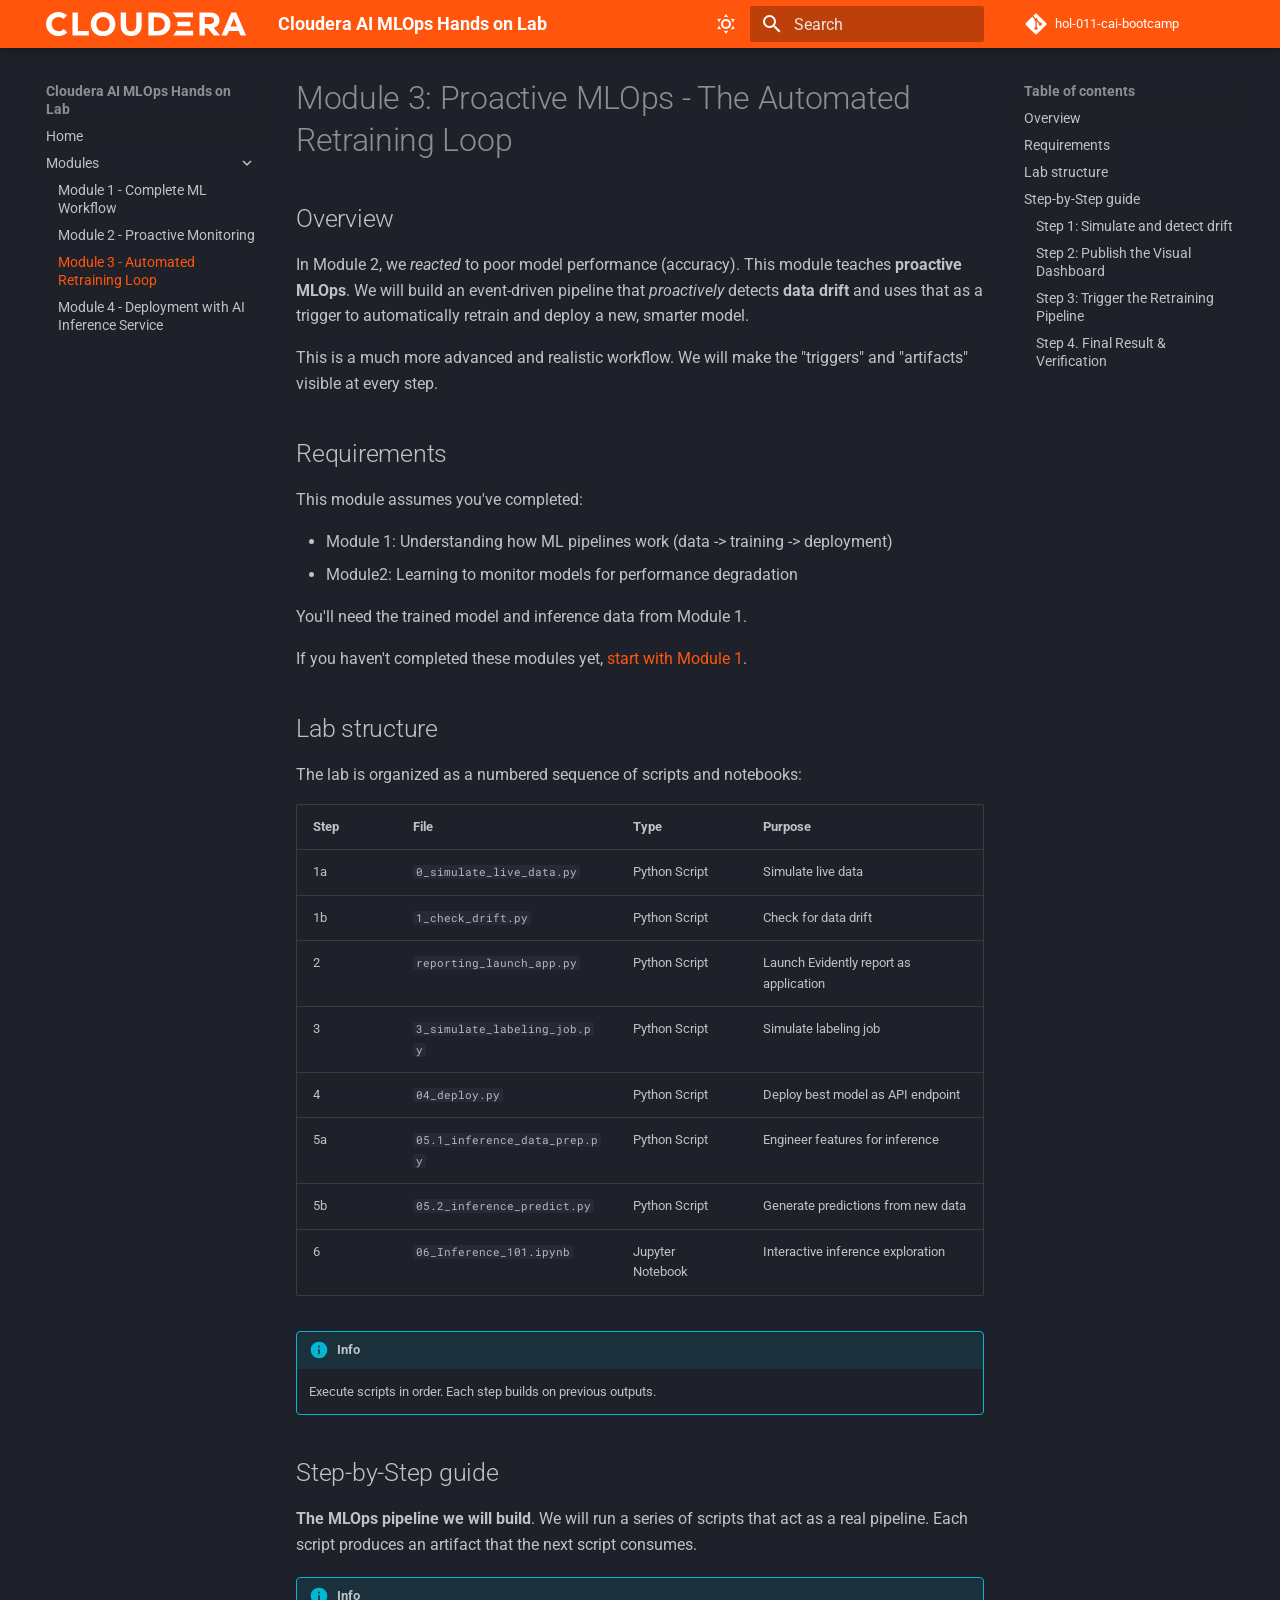
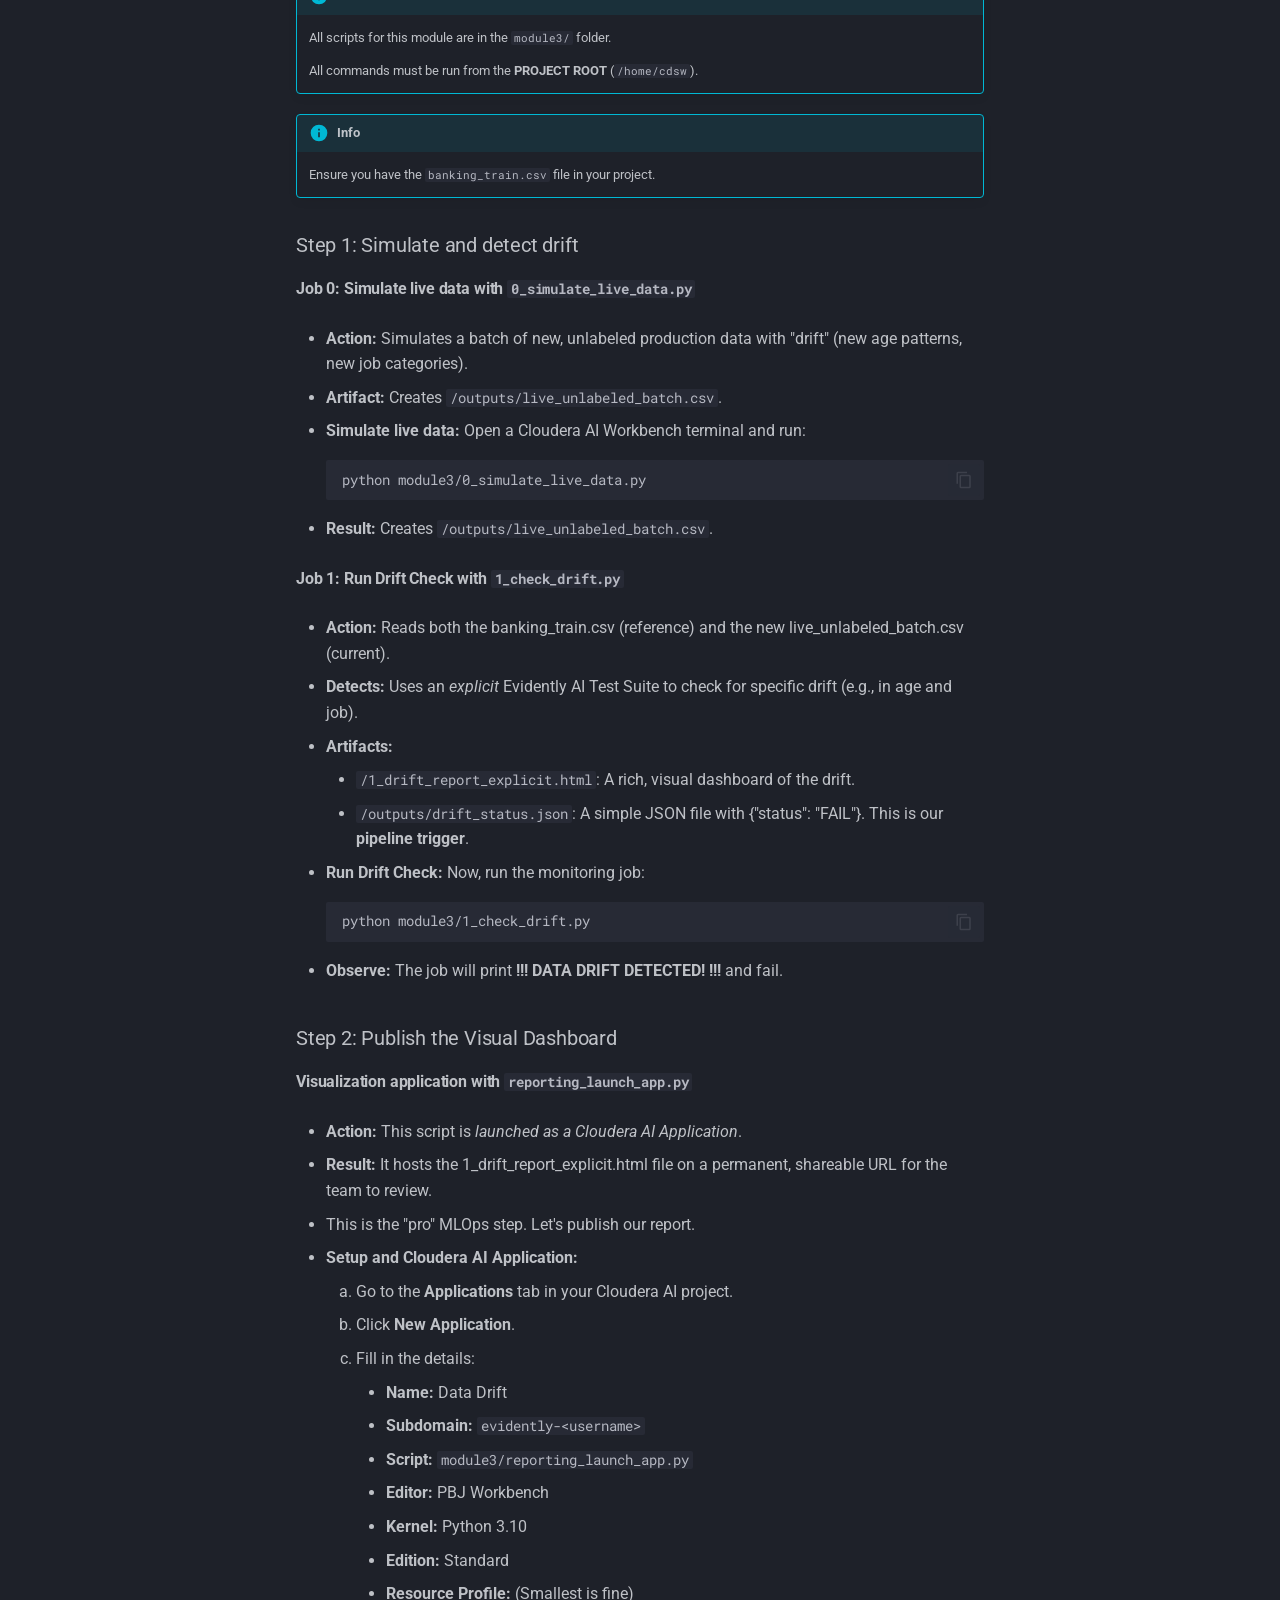
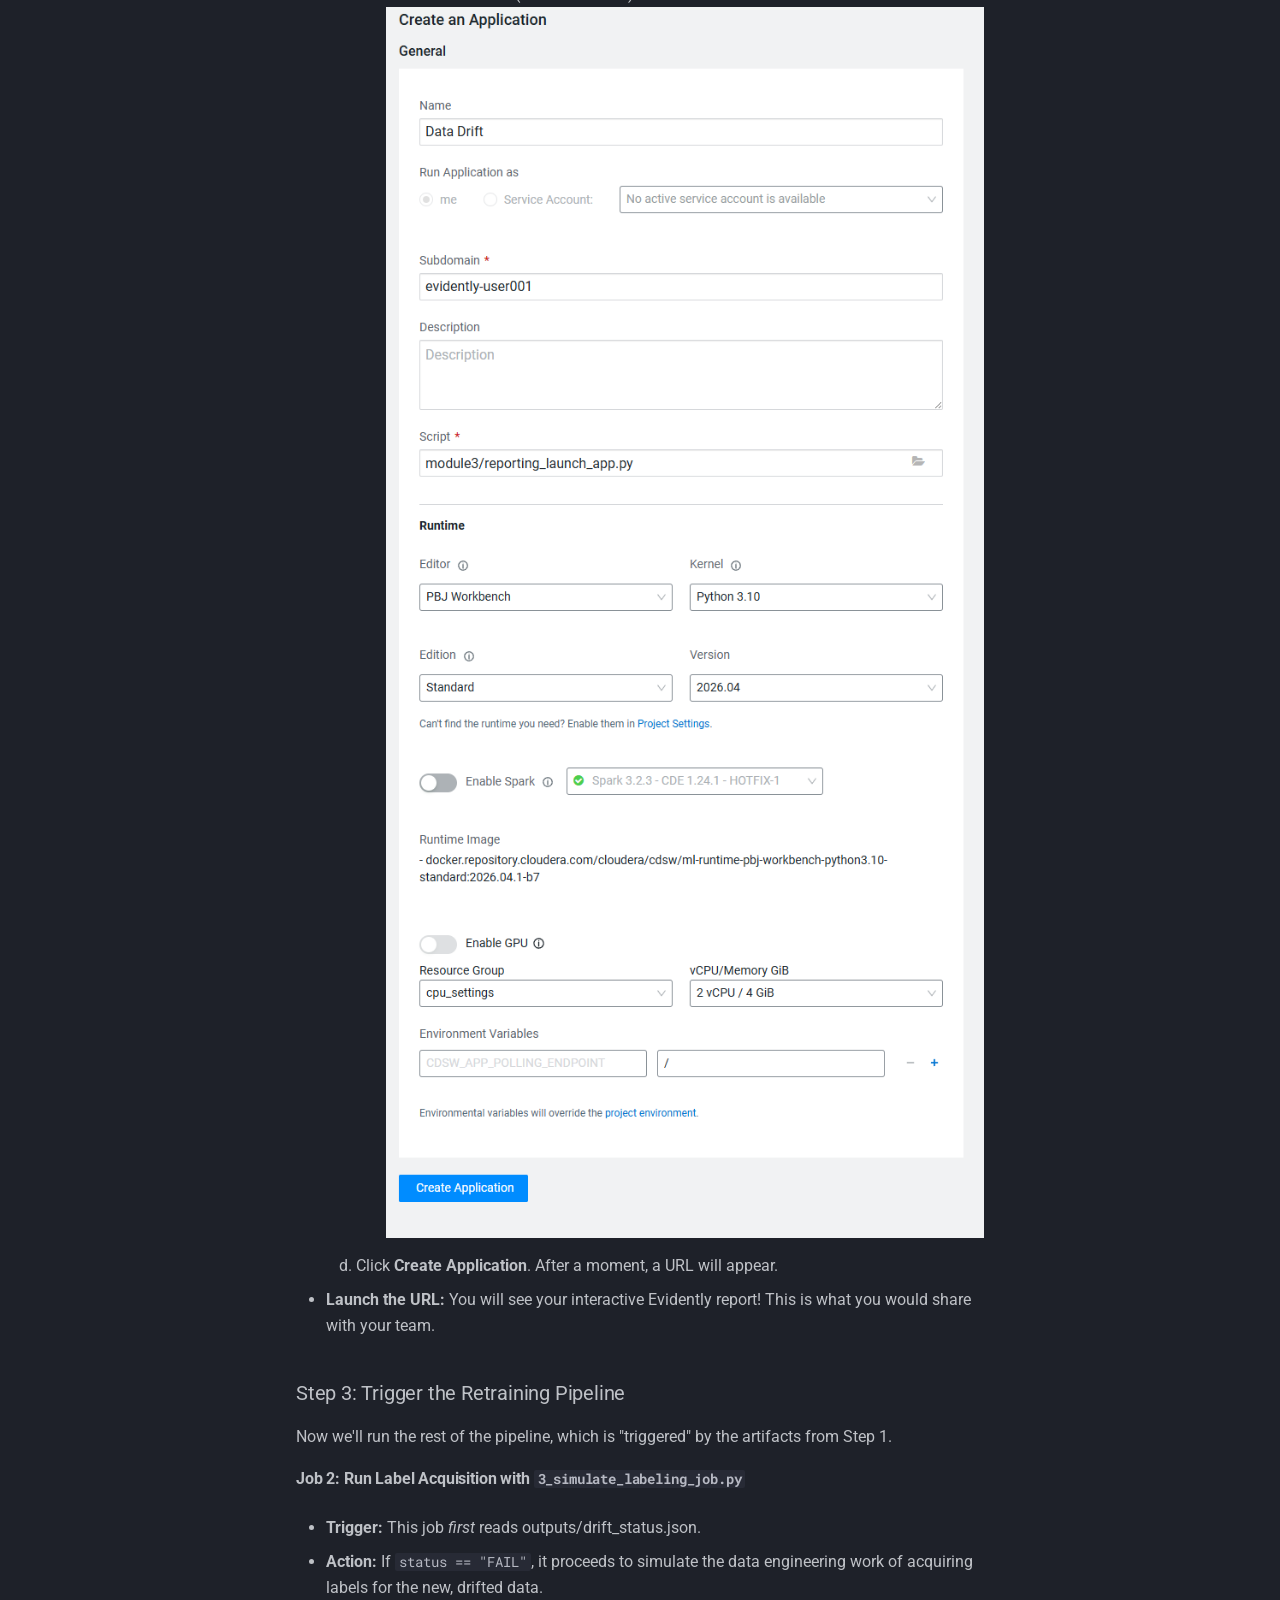
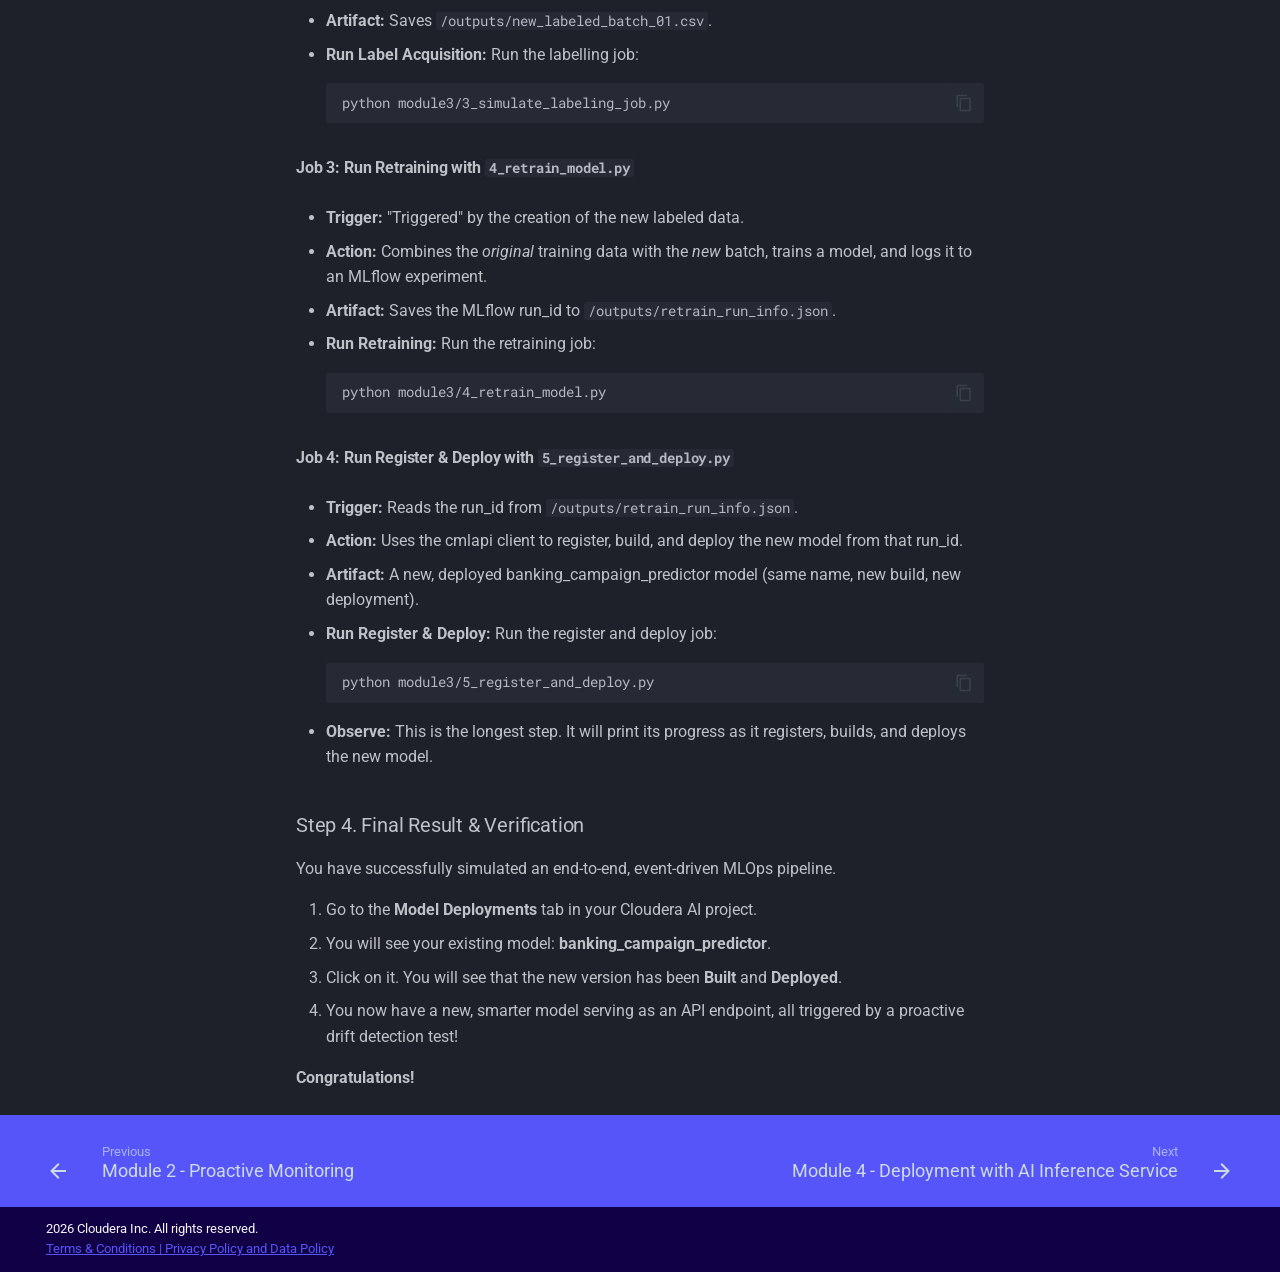
<file: modules/module3/index.html>
<!DOCTYPE html><html lang="en" class="no-js"><head>
    
      <meta charset="utf-8">
      <meta name="viewport" content="width=device-width,initial-scale=1">
      
      
        <meta name="author" content="GOES">
      
      
      
        <link rel="prev" href="../module2/index.html">
      
      
        <link rel="next" href="../module4/index.html">
      
      
        
      
      
      <link rel="icon" href="../../assets/images/favicon.ico">
      <meta name="generator" content="mkdocs-1.6.1, mkdocs-material-9.7.6">
    
    
      
        <title>Module 3 - Automated Retraining Loop - Cloudera AI MLOps Hands on Lab</title>
      
    
    
      <link rel="stylesheet" href="../../assets/stylesheets/main.484c7ddc.min.css">
      
        
        <link rel="stylesheet" href="../../assets/stylesheets/palette.ab4e12ef.min.css">
      
      


    
    
      
    
    
      
        
        
        <link rel="preconnect" href="https://fonts.gstatic.com" crossorigin="">
        <link rel="stylesheet" href="https://fonts.googleapis.com/css?family=Roboto:300,300i,400,400i,700,700i%7CRoboto+Mono:400,400i,700,700i&amp;display=fallback">
        <style>:root{--md-text-font:"Roboto";--md-code-font:"Roboto Mono"}</style>
      
    
    
      <link rel="stylesheet" href="../../assets/stylesheets/extra.css">
    
    <script>__md_scope=new URL("../..",location),__md_hash=e=>[...e].reduce(((e,_)=>(e<<5)-e+_.charCodeAt(0)),0),__md_get=(e,_=localStorage,t=__md_scope)=>JSON.parse(_.getItem(t.pathname+"."+e)),__md_set=(e,_,t=localStorage,a=__md_scope)=>{try{t.setItem(a.pathname+"."+e,JSON.stringify(_))}catch(e){}}</script>
    
      
  


  
<script defer="" src="https://metrics.cloudera-labs.com/script.js" data-website-id="621c01ed-d361-4638-81c8-6066ea2ea56b">
</script>

  
    <script>"undefined"!=typeof __md_analytics&&__md_analytics()</script>
  

    
    
  <link href="../../assets/stylesheets/glightbox.min.css" rel="stylesheet"><script src="../../assets/javascripts/glightbox.min.js"></script><style id="glightbox-style">
            html.glightbox-open { overflow: initial; height: 100%; }
            .gslide-title { margin-top: 0px; user-select: text; }
            .gslide-desc { color: #666; user-select: text; }
            .gslide-image img { background: white; }
            .gscrollbar-fixer { padding-right: 15px; }
            .gdesc-inner { font-size: 0.75rem; }
            body[data-md-color-scheme="slate"] .gdesc-inner { background: var(--md-default-bg-color); }
            body[data-md-color-scheme="slate"] .gslide-title { color: var(--md-default-fg-color); }
            body[data-md-color-scheme="slate"] .gslide-desc { color: var(--md-default-fg-color); }
        </style></head>
  
  
    
    
      
    
    
    
    
    <body dir="ltr" data-md-color-scheme="slate" data-md-color-primary="custom" data-md-color-accent="custom">
  
    
    <input class="md-toggle" data-md-toggle="drawer" type="checkbox" id="__drawer" autocomplete="off">
    <input class="md-toggle" data-md-toggle="search" type="checkbox" id="__search" autocomplete="off">
    <label class="md-overlay" for="__drawer"></label>
    <div data-md-component="skip">
      
        
        <a href="#module-3-proactive-mlops-the-automated-retraining-loop" class="md-skip">
          Skip to content
        </a>
      
    </div>
    <div data-md-component="announce">
      
    </div>
    
    
      

  

<header class="md-header md-header--shadow" data-md-component="header">
  <nav class="md-header__inner md-grid" aria-label="Header">
    <a href="../../index.html" title="Cloudera AI MLOps Hands on Lab" class="md-header__button md-logo" aria-label="Cloudera AI MLOps Hands on Lab" data-md-component="logo">
      
  <img src="../../assets/images/logo-cloudera-white.svg" alt="logo">

    </a>
    <label class="md-header__button md-icon" for="__drawer">
      
      <svg xmlns="http://www.w3.org/2000/svg" viewBox="0 0 24 24"><path d="M3 6h18v2H3zm0 5h18v2H3zm0 5h18v2H3z"></path></svg>
    </label>
    <div class="md-header__title" data-md-component="header-title">
      <div class="md-header__ellipsis">
        <div class="md-header__topic">
          <span class="md-ellipsis">
            Cloudera AI MLOps Hands on Lab
          </span>
        </div>
        <div class="md-header__topic" data-md-component="header-topic">
          <span class="md-ellipsis">
            
              Module 3 - Automated Retraining Loop
            
          </span>
        </div>
      </div>
    </div>
    
      
        <form class="md-header__option" data-md-component="palette">
  
    
    
    
    <input class="md-option" data-md-color-media="" data-md-color-scheme="slate" data-md-color-primary="custom" data-md-color-accent="custom" aria-label="Switch to light mode" type="radio" name="__palette" id="__palette_0">
    
      <label class="md-header__button md-icon" title="Switch to light mode" for="__palette_1" hidden="">
        <svg xmlns="http://www.w3.org/2000/svg" viewBox="0 0 24 24"><path d="M12 7a5 5 0 0 1 5 5 5 5 0 0 1-5 5 5 5 0 0 1-5-5 5 5 0 0 1 5-5m0 2a3 3 0 0 0-3 3 3 3 0 0 0 3 3 3 3 0 0 0 3-3 3 3 0 0 0-3-3m0-7 2.39 3.42C13.65 5.15 12.84 5 12 5s-1.65.15-2.39.42zM3.34 7l4.16-.35A7.2 7.2 0 0 0 5.94 8.5c-.44.74-.69 1.5-.83 2.29zm.02 10 1.76-3.77a7.131 7.131 0 0 0 2.38 4.14zM20.65 7l-1.77 3.79a7.02 7.02 0 0 0-2.38-4.15zm-.01 10-4.14.36c.59-.51 1.12-1.14 1.54-1.86.42-.73.69-1.5.83-2.29zM12 22l-2.41-3.44c.74.27 1.55.44 2.41.44.82 0 1.63-.17 2.37-.44z"></path></svg>
      </label>
    
  
    
    
    
    <input class="md-option" data-md-color-media="" data-md-color-scheme="default" data-md-color-primary="custom" data-md-color-accent="custom" aria-label="Switch to dark mode" type="radio" name="__palette" id="__palette_1">
    
      <label class="md-header__button md-icon" title="Switch to dark mode" for="__palette_0" hidden="">
        <svg xmlns="http://www.w3.org/2000/svg" viewBox="0 0 24 24"><path d="m17.75 4.09-2.53 1.94.91 3.06-2.63-1.81-2.63 1.81.91-3.06-2.53-1.94L12.44 4l1.06-3 1.06 3zm3.5 6.91-1.64 1.25.59 1.98-1.7-1.17-1.7 1.17.59-1.98L15.75 11l2.06-.05L18.5 9l.69 1.95zm-2.28 4.95c.83-.08 1.72 1.1 1.19 1.85-.32.45-.66.87-1.08 1.27C15.17 23 8.84 23 4.94 19.07c-3.91-3.9-3.91-10.24 0-14.14.4-.4.82-.76 1.27-1.08.75-.53 1.93.36 1.85 1.19-.27 2.86.69 5.83 2.89 8.02a9.96 9.96 0 0 0 8.02 2.89m-1.64 2.02a12.08 12.08 0 0 1-7.8-3.47c-2.17-2.19-3.33-5-3.49-7.82-2.81 3.14-2.7 7.96.31 10.98 3.02 3.01 7.84 3.12 10.98.31"></path></svg>
      </label>
    
  
</form>
      
    
    
      <script>var palette=__md_get("__palette");if(palette&&palette.color){if("(prefers-color-scheme)"===palette.color.media){var media=matchMedia("(prefers-color-scheme: light)"),input=document.querySelector(media.matches?"[data-md-color-media='(prefers-color-scheme: light)']":"[data-md-color-media='(prefers-color-scheme: dark)']");palette.color.media=input.getAttribute("data-md-color-media"),palette.color.scheme=input.getAttribute("data-md-color-scheme"),palette.color.primary=input.getAttribute("data-md-color-primary"),palette.color.accent=input.getAttribute("data-md-color-accent")}for(var[key,value]of Object.entries(palette.color))document.body.setAttribute("data-md-color-"+key,value)}</script>
    
    
    
      
      
        <label class="md-header__button md-icon" for="__search">
          
          <svg xmlns="http://www.w3.org/2000/svg" viewBox="0 0 24 24"><path d="M9.5 3A6.5 6.5 0 0 1 16 9.5c0 1.61-.59 3.09-1.56 4.23l.27.27h.79l5 5-1.5 1.5-5-5v-.79l-.27-.27A6.52 6.52 0 0 1 9.5 16 6.5 6.5 0 0 1 3 9.5 6.5 6.5 0 0 1 9.5 3m0 2C7 5 5 7 5 9.5S7 14 9.5 14 14 12 14 9.5 12 5 9.5 5"></path></svg>
        </label>
        <div class="md-search" data-md-component="search" role="dialog">
  <label class="md-search__overlay" for="__search"></label>
  <div class="md-search__inner" role="search">
    <form class="md-search__form" name="search">
      <input type="text" class="md-search__input" name="query" aria-label="Search" placeholder="Search" autocapitalize="off" autocorrect="off" autocomplete="off" spellcheck="false" data-md-component="search-query" required="">
      <label class="md-search__icon md-icon" for="__search">
        
        <svg xmlns="http://www.w3.org/2000/svg" viewBox="0 0 24 24"><path d="M9.5 3A6.5 6.5 0 0 1 16 9.5c0 1.61-.59 3.09-1.56 4.23l.27.27h.79l5 5-1.5 1.5-5-5v-.79l-.27-.27A6.52 6.52 0 0 1 9.5 16 6.5 6.5 0 0 1 3 9.5 6.5 6.5 0 0 1 9.5 3m0 2C7 5 5 7 5 9.5S7 14 9.5 14 14 12 14 9.5 12 5 9.5 5"></path></svg>
        
        <svg xmlns="http://www.w3.org/2000/svg" viewBox="0 0 24 24"><path d="M20 11v2H8l5.5 5.5-1.42 1.42L4.16 12l7.92-7.92L13.5 5.5 8 11z"></path></svg>
      </label>
      <nav class="md-search__options" aria-label="Search">
        
        <button type="reset" class="md-search__icon md-icon" title="Clear" aria-label="Clear" tabindex="-1">
          
          <svg xmlns="http://www.w3.org/2000/svg" viewBox="0 0 24 24"><path d="M19 6.41 17.59 5 12 10.59 6.41 5 5 6.41 10.59 12 5 17.59 6.41 19 12 13.41 17.59 19 19 17.59 13.41 12z"></path></svg>
        </button>
      </nav>
      
    </form>
    <div class="md-search__output">
      <div class="md-search__scrollwrap" tabindex="0" data-md-scrollfix="">
        <div class="md-search-result" data-md-component="search-result">
          <div class="md-search-result__meta">
            Initializing search
          </div>
          <ol class="md-search-result__list" role="presentation"></ol>
        </div>
      </div>
    </div>
  </div>
</div>
      
    
    
      <div class="md-header__source">
        <a href="https://github.infra.cloudera.com/GOES/hol-011-cai-bootcamp" title="Go to repository" class="md-source" data-md-component="source">
  <div class="md-source__icon md-icon">
    
    <svg xmlns="http://www.w3.org/2000/svg" viewBox="0 0 448 512"><!--! Font Awesome Free 7.1.0 by @fontawesome - https://fontawesome.com License - https://fontawesome.com/license/free (Icons: CC BY 4.0, Fonts: SIL OFL 1.1, Code: MIT License) Copyright 2025 Fonticons, Inc.--><path d="M439.6 236.1 244 40.5c-5.4-5.5-12.8-8.5-20.4-8.5s-15 3-20.4 8.4L162.5 81l51.5 51.5c27.1-9.1 52.7 16.8 43.4 43.7l49.7 49.7c34.2-11.8 61.2 31 35.5 56.7-26.5 26.5-70.2-2.9-56-37.3L240.3 199v121.9c25.3 12.5 22.3 41.8 9.1 55-6.4 6.4-15.2 10.1-24.3 10.1s-17.8-3.6-24.3-10.1c-17.6-17.6-11.1-46.9 11.2-56v-123c-20.8-8.5-24.6-30.7-18.6-45L142.6 101 8.5 235.1C3 240.6 0 247.9 0 255.5s3 15 8.5 20.4l195.6 195.7c5.4 5.4 12.7 8.4 20.4 8.4s15-3 20.4-8.4l194.7-194.7c5.4-5.4 8.4-12.8 8.4-20.4s-3-15-8.4-20.4"></path></svg>
  </div>
  <div class="md-source__repository">
    hol-011-cai-bootcamp
  </div>
</a>
      </div>
    
  </nav>
  
</header>
    
    <div class="md-container" data-md-component="container">
      
      
        
          
        
      
      <main class="md-main" data-md-component="main">
        <div class="md-main__inner md-grid">
          
            
              
              <div class="md-sidebar md-sidebar--primary" data-md-component="sidebar" data-md-type="navigation">
                <div class="md-sidebar__scrollwrap">
                  <div class="md-sidebar__inner">
                    



<nav class="md-nav md-nav--primary" aria-label="Navigation" data-md-level="0">
  <label class="md-nav__title" for="__drawer">
    <a href="../../index.html" title="Cloudera AI MLOps Hands on Lab" class="md-nav__button md-logo" aria-label="Cloudera AI MLOps Hands on Lab" data-md-component="logo">
      
  <img src="../../assets/images/logo-cloudera-white.svg" alt="logo">

    </a>
    Cloudera AI MLOps Hands on Lab
  </label>
  
    <div class="md-nav__source">
      <a href="https://github.infra.cloudera.com/GOES/hol-011-cai-bootcamp" title="Go to repository" class="md-source" data-md-component="source">
  <div class="md-source__icon md-icon">
    
    <svg xmlns="http://www.w3.org/2000/svg" viewBox="0 0 448 512"><!--! Font Awesome Free 7.1.0 by @fontawesome - https://fontawesome.com License - https://fontawesome.com/license/free (Icons: CC BY 4.0, Fonts: SIL OFL 1.1, Code: MIT License) Copyright 2025 Fonticons, Inc.--><path d="M439.6 236.1 244 40.5c-5.4-5.5-12.8-8.5-20.4-8.5s-15 3-20.4 8.4L162.5 81l51.5 51.5c27.1-9.1 52.7 16.8 43.4 43.7l49.7 49.7c34.2-11.8 61.2 31 35.5 56.7-26.5 26.5-70.2-2.9-56-37.3L240.3 199v121.9c25.3 12.5 22.3 41.8 9.1 55-6.4 6.4-15.2 10.1-24.3 10.1s-17.8-3.6-24.3-10.1c-17.6-17.6-11.1-46.9 11.2-56v-123c-20.8-8.5-24.6-30.7-18.6-45L142.6 101 8.5 235.1C3 240.6 0 247.9 0 255.5s3 15 8.5 20.4l195.6 195.7c5.4 5.4 12.7 8.4 20.4 8.4s15-3 20.4-8.4l194.7-194.7c5.4-5.4 8.4-12.8 8.4-20.4s-3-15-8.4-20.4"></path></svg>
  </div>
  <div class="md-source__repository">
    hol-011-cai-bootcamp
  </div>
</a>
    </div>
  
  <ul class="md-nav__list" data-md-scrollfix="">
    
      
      
  
  
  
  
    <li class="md-nav__item">
      <a href="../../index.html" class="md-nav__link">
        
  
  
  <span class="md-ellipsis">
    
  
    Home
  

    
  </span>
  
  

      </a>
    </li>
  

    
      
      
  
  
    
  
  
  
    
    
    
    
    
    <li class="md-nav__item md-nav__item--active md-nav__item--nested">
      
        
        
        <input class="md-nav__toggle md-toggle " type="checkbox" id="__nav_2" checked="">
        
          
          <label class="md-nav__link" for="__nav_2" id="__nav_2_label" tabindex="0">
            
  
  
  <span class="md-ellipsis">
    
  
    Modules
  

    
  </span>
  
  

            <span class="md-nav__icon md-icon"></span>
          </label>
        
        <nav class="md-nav" data-md-level="1" aria-labelledby="__nav_2_label" aria-expanded="true">
          <label class="md-nav__title" for="__nav_2">
            <span class="md-nav__icon md-icon"></span>
            
  
    Modules
  

          </label>
          <ul class="md-nav__list" data-md-scrollfix="">
            
              
                
  
  
  
  
    <li class="md-nav__item">
      <a href="../module1/index.html" class="md-nav__link">
        
  
  
  <span class="md-ellipsis">
    
  
    Module 1 - Complete ML Workflow
  

    
  </span>
  
  

      </a>
    </li>
  

              
            
              
                
  
  
  
  
    <li class="md-nav__item">
      <a href="../module2/index.html" class="md-nav__link">
        
  
  
  <span class="md-ellipsis">
    
  
    Module 2 - Proactive Monitoring
  

    
  </span>
  
  

      </a>
    </li>
  

              
            
              
                
  
  
    
  
  
  
    <li class="md-nav__item md-nav__item--active">
      
      <input class="md-nav__toggle md-toggle" type="checkbox" id="__toc">
      
      
        
      
      
        <label class="md-nav__link md-nav__link--active" for="__toc">
          
  
  
  <span class="md-ellipsis">
    
  
    Module 3 - Automated Retraining Loop
  

    
  </span>
  
  

          <span class="md-nav__icon md-icon"></span>
        </label>
      
      <a href="index.html" class="md-nav__link md-nav__link--active">
        
  
  
  <span class="md-ellipsis">
    
  
    Module 3 - Automated Retraining Loop
  

    
  </span>
  
  

      </a>
      
        

<nav class="md-nav md-nav--secondary" aria-label="Table of contents">
  
  
  
    
  
  
    <label class="md-nav__title" for="__toc">
      <span class="md-nav__icon md-icon"></span>
      Table of contents
    </label>
    <ul class="md-nav__list" data-md-component="toc" data-md-scrollfix="">
      
        <li class="md-nav__item">
  <a href="#overview" class="md-nav__link">
    <span class="md-ellipsis">
      
        Overview
      
    </span>
  </a>
  
</li>
      
        <li class="md-nav__item">
  <a href="#requirements" class="md-nav__link">
    <span class="md-ellipsis">
      
        Requirements
      
    </span>
  </a>
  
</li>
      
        <li class="md-nav__item">
  <a href="#lab-structure" class="md-nav__link">
    <span class="md-ellipsis">
      
        Lab structure
      
    </span>
  </a>
  
</li>
      
        <li class="md-nav__item">
  <a href="#step-by-step-guide" class="md-nav__link">
    <span class="md-ellipsis">
      
        Step-by-Step guide
      
    </span>
  </a>
  
    <nav class="md-nav" aria-label="Step-by-Step guide">
      <ul class="md-nav__list">
        
          <li class="md-nav__item">
  <a href="#step-1-simulate-and-detect-drift" class="md-nav__link">
    <span class="md-ellipsis">
      
        Step 1: Simulate and detect drift
      
    </span>
  </a>
  
</li>
        
          <li class="md-nav__item">
  <a href="#step-2-publish-the-visual-dashboard" class="md-nav__link">
    <span class="md-ellipsis">
      
        Step 2: Publish the Visual Dashboard
      
    </span>
  </a>
  
</li>
        
          <li class="md-nav__item">
  <a href="#step-3-trigger-the-retraining-pipeline" class="md-nav__link">
    <span class="md-ellipsis">
      
        Step 3: Trigger the Retraining Pipeline
      
    </span>
  </a>
  
</li>
        
          <li class="md-nav__item">
  <a href="#step-4-final-result-verification" class="md-nav__link">
    <span class="md-ellipsis">
      
        Step 4. Final Result &amp; Verification
      
    </span>
  </a>
  
</li>
        
      </ul>
    </nav>
  
</li>
      
    </ul>
  
</nav>
      
    </li>
  

              
            
              
                
  
  
  
  
    <li class="md-nav__item">
      <a href="../module4/index.html" class="md-nav__link">
        
  
  
  <span class="md-ellipsis">
    
  
    Module 4 - Deployment with AI Inference Service
  

    
  </span>
  
  

      </a>
    </li>
  

              
            
          </ul>
        </nav>
      
    </li>
  

    
  </ul>
</nav>
                  </div>
                </div>
              </div>
            
            
              
              <div class="md-sidebar md-sidebar--secondary" data-md-component="sidebar" data-md-type="toc">
                <div class="md-sidebar__scrollwrap">
                  <div class="md-sidebar__inner">
                    

<nav class="md-nav md-nav--secondary" aria-label="Table of contents">
  
  
  
    
  
  
    <label class="md-nav__title" for="__toc">
      <span class="md-nav__icon md-icon"></span>
      Table of contents
    </label>
    <ul class="md-nav__list" data-md-component="toc" data-md-scrollfix="">
      
        <li class="md-nav__item">
  <a href="#overview" class="md-nav__link">
    <span class="md-ellipsis">
      
        Overview
      
    </span>
  </a>
  
</li>
      
        <li class="md-nav__item">
  <a href="#requirements" class="md-nav__link">
    <span class="md-ellipsis">
      
        Requirements
      
    </span>
  </a>
  
</li>
      
        <li class="md-nav__item">
  <a href="#lab-structure" class="md-nav__link">
    <span class="md-ellipsis">
      
        Lab structure
      
    </span>
  </a>
  
</li>
      
        <li class="md-nav__item">
  <a href="#step-by-step-guide" class="md-nav__link">
    <span class="md-ellipsis">
      
        Step-by-Step guide
      
    </span>
  </a>
  
    <nav class="md-nav" aria-label="Step-by-Step guide">
      <ul class="md-nav__list">
        
          <li class="md-nav__item">
  <a href="#step-1-simulate-and-detect-drift" class="md-nav__link">
    <span class="md-ellipsis">
      
        Step 1: Simulate and detect drift
      
    </span>
  </a>
  
</li>
        
          <li class="md-nav__item">
  <a href="#step-2-publish-the-visual-dashboard" class="md-nav__link">
    <span class="md-ellipsis">
      
        Step 2: Publish the Visual Dashboard
      
    </span>
  </a>
  
</li>
        
          <li class="md-nav__item">
  <a href="#step-3-trigger-the-retraining-pipeline" class="md-nav__link">
    <span class="md-ellipsis">
      
        Step 3: Trigger the Retraining Pipeline
      
    </span>
  </a>
  
</li>
        
          <li class="md-nav__item">
  <a href="#step-4-final-result-verification" class="md-nav__link">
    <span class="md-ellipsis">
      
        Step 4. Final Result &amp; Verification
      
    </span>
  </a>
  
</li>
        
      </ul>
    </nav>
  
</li>
      
    </ul>
  
</nav>
                  </div>
                </div>
              </div>
            
          
          
            <div class="md-content" data-md-component="content">
              
              <article class="md-content__inner md-typeset">
                
                  



<h1 id="module-3-proactive-mlops-the-automated-retraining-loop">Module 3: Proactive MLOps - The Automated Retraining Loop</h1>
<h2 id="overview">Overview</h2>
<p>In Module 2, we <em>reacted</em> to poor model performance (accuracy). This module teaches <strong>proactive MLOps</strong>. We will build an event-driven pipeline that <em>proactively</em> detects <strong>data drift</strong> and uses that as a trigger to automatically retrain and deploy a new, smarter model.</p>
<p>This is a much more advanced and realistic workflow. We will make the "triggers" and "artifacts" visible at every step.</p>
<h2 id="requirements">Requirements</h2>
<p>This module assumes you've completed:</p>
<ul>
<li>Module 1: Understanding how ML pipelines work (data -&gt; training -&gt; deployment)</li>
<li>Module2: Learning to monitor models for performance degradation</li>
</ul>
<p>You'll need the trained model and inference data from Module 1.</p>
<p>If you haven't completed these modules yet, <a href="../module1/index.html">start with Module 1</a>.</p>
<h2 id="lab-structure">Lab structure</h2>
<p>The lab is organized as a numbered sequence of scripts and notebooks:</p>
<table>
<thead>
<tr>
<th>Step</th>
<th>File</th>
<th>Type</th>
<th>Purpose</th>
</tr>
</thead>
<tbody>
<tr>
<td>1a</td>
<td><code>0_simulate_live_data.py</code></td>
<td>Python Script</td>
<td>Simulate live data</td>
</tr>
<tr>
<td>1b</td>
<td><code>1_check_drift.py</code></td>
<td>Python Script</td>
<td>Check for data drift</td>
</tr>
<tr>
<td>2</td>
<td><code>reporting_launch_app.py</code></td>
<td>Python Script</td>
<td>Launch Evidently report as application</td>
</tr>
<tr>
<td>3</td>
<td><code>3_simulate_labeling_job.py</code></td>
<td>Python Script</td>
<td>Simulate labeling job</td>
</tr>
<tr>
<td>4</td>
<td><code>04_deploy.py</code></td>
<td>Python Script</td>
<td>Deploy best model as API endpoint</td>
</tr>
<tr>
<td>5a</td>
<td><code>05.1_inference_data_prep.py</code></td>
<td>Python Script</td>
<td>Engineer features for inference</td>
</tr>
<tr>
<td>5b</td>
<td><code>05.2_inference_predict.py</code></td>
<td>Python Script</td>
<td>Generate predictions from new data</td>
</tr>
<tr>
<td>6</td>
<td><code>06_Inference_101.ipynb</code></td>
<td>Jupyter Notebook</td>
<td>Interactive inference exploration</td>
</tr>
</tbody>
</table>
<div class="admonition info">
<p class="admonition-title">Info</p>
<p>Execute scripts in order. Each step builds on previous outputs.</p>
</div>
<h2 id="step-by-step-guide">Step-by-Step guide</h2>
<p><strong>The MLOps pipeline we will build</strong>. We will run a series of scripts that act as a real pipeline. Each script produces an artifact that the next script consumes.</p>
<div class="admonition info">
<p class="admonition-title">Info</p>
<p>All scripts for this module are in the <code>module3/</code> folder.</p>
<p>All commands must be run from the <strong>PROJECT ROOT</strong> (<code>/home/cdsw</code>).</p>
</div>
<div class="admonition info">
<p class="admonition-title">Info</p>
<p>Ensure you have the <code>banking_train.csv</code> file in your project.</p>
</div>
<h3 id="step-1-simulate-and-detect-drift">Step 1: Simulate and detect drift</h3>
<h4 id="job-0-simulate-live-data-with-0_simulate_live_datapy">Job 0: Simulate live data with <code>0_simulate_live_data.py</code></h4>
<ul>
<li>
<p><strong>Action:</strong> Simulates a batch of new, unlabeled production data with "drift" (new age patterns, new job categories).</p>
</li>
<li>
<p><strong>Artifact:</strong> Creates <code>/outputs/live_unlabeled_batch.csv</code>.</p>
</li>
<li>
<p><strong>Simulate live data:</strong> Open a Cloudera AI Workbench terminal and run:
    </p><div class="language-bash highlight"><pre><span></span><code><span id="__span-0-1"><a id="__codelineno-0-1" name="__codelineno-0-1" href="#__codelineno-0-1"></a>python<span class="w"> </span>module3/0_simulate_live_data.py
</span></code></pre></div><p></p>
</li>
<li>
<p><strong>Result:</strong> Creates <code>/outputs/live_unlabeled_batch.csv</code>.</p>
</li>
</ul>
<h4 id="job-1-run-drift-check-with-1_check_driftpy">Job 1: Run Drift Check with <code>1_check_drift.py</code></h4>
<ul>
<li>
<p><strong>Action:</strong> Reads both the banking_train.csv (reference) and the new live_unlabeled_batch.csv (current).</p>
</li>
<li>
<p><strong>Detects:</strong> Uses an <em>explicit</em> Evidently AI Test Suite to check for specific drift (e.g., in age and job).</p>
</li>
<li>
<p><strong>Artifacts:</strong></p>
<ul>
<li><code>/1_drift_report_explicit.html</code>: A rich, visual dashboard of the drift.</li>
<li><code>/outputs/drift_status.json</code>: A simple JSON file with {"status": "FAIL"}. This is our <strong>pipeline trigger</strong>.</li>
</ul>
</li>
<li>
<p><strong>Run Drift Check:</strong> Now, run the monitoring job:
    </p><div class="language-bash highlight"><pre><span></span><code><span id="__span-1-1"><a id="__codelineno-1-1" name="__codelineno-1-1" href="#__codelineno-1-1"></a>python<span class="w"> </span>module3/1_check_drift.py
</span></code></pre></div><p></p>
</li>
<li>
<p><strong>Observe:</strong> The job will print <strong>!!! DATA DRIFT DETECTED! !!!</strong> and fail.</p>
</li>
</ul>
<h3 id="step-2-publish-the-visual-dashboard">Step 2: Publish the Visual Dashboard</h3>
<h4 id="visualization-application-with-reporting_launch_apppy">Visualization application with <code>reporting_launch_app.py</code></h4>
<ul>
<li>
<p><strong>Action:</strong> This script is <em>launched as a Cloudera AI Application</em>.</p>
</li>
<li>
<p><strong>Result:</strong> It hosts the 1_drift_report_explicit.html file on a permanent, shareable URL for the team to review.</p>
</li>
<li>
<p>This is the "pro" MLOps step. Let's publish our report.</p>
</li>
<li>
<p><strong>Setup and Cloudera AI Application:</strong></p>
<ol>
<li>Go to the <strong>Applications</strong> tab in your Cloudera AI project.</li>
<li>Click <strong>New Application</strong>.</li>
<li>Fill in the details:<ul>
<li><strong>Name:</strong> Data Drift</li>
<li><strong>Subdomain:</strong> <code>evidently-&lt;username&gt;</code></li>
<li><strong>Script:</strong> <code>module3/reporting_launch_app.py</code></li>
<li><strong>Editor:</strong> PBJ Workbench</li>
<li><strong>Kernel:</strong> Python 3.10</li>
<li><strong>Edition:</strong> Standard</li>
<li><strong>Resource Profile:</strong> (Smallest is fine)
<a class="glightbox" data-type="image" data-width="auto" data-height="auto" href="images/module3-application-detail.png" data-desc-position="bottom"><img alt="application" src="images/module3-application-detail.png"></a></li>
</ul>
</li>
<li>Click <strong>Create Application</strong>. After a moment, a URL will appear.</li>
</ol>
</li>
<li>
<p><strong>Launch the URL:</strong> You will see your interactive Evidently report! This is what you would share with your team.</p>
</li>
</ul>
<h3 id="step-3-trigger-the-retraining-pipeline">Step 3: Trigger the Retraining Pipeline</h3>
<p>Now we'll run the rest of the pipeline, which is "triggered" by the artifacts from Step 1.</p>
<h4 id="job-2-run-label-acquisition-with-3_simulate_labeling_jobpy">Job 2: Run Label Acquisition with <code>3_simulate_labeling_job.py</code></h4>
<ul>
<li>
<p><strong>Trigger:</strong> This job <em>first</em> reads outputs/drift_status.json.</p>
</li>
<li>
<p><strong>Action:</strong> If <code>status == "FAIL"</code>, it proceeds to simulate the data engineering work of acquiring labels for the new, drifted data.</p>
</li>
<li>
<p><strong>Artifact:</strong> Saves <code>/outputs/new_labeled_batch_01.csv</code>.</p>
</li>
<li>
<p><strong>Run Label Acquisition:</strong> Run the labelling job:
    </p><div class="language-bash highlight"><pre><span></span><code><span id="__span-2-1"><a id="__codelineno-2-1" name="__codelineno-2-1" href="#__codelineno-2-1"></a>python<span class="w"> </span>module3/3_simulate_labeling_job.py
</span></code></pre></div><p></p>
</li>
</ul>
<h4 id="job-3-run-retraining-with-4_retrain_modelpy">Job 3: Run Retraining with <code>4_retrain_model.py</code></h4>
<ul>
<li>
<p><strong>Trigger:</strong> "Triggered" by the creation of the new labeled data.</p>
</li>
<li>
<p><strong>Action:</strong> Combines the <em>original</em> training data with the <em>new</em> batch, trains a model, and logs it to an MLflow experiment.</p>
</li>
<li>
<p><strong>Artifact:</strong> Saves the MLflow run_id to <code>/outputs/retrain_run_info.json</code>.</p>
</li>
<li>
<p><strong>Run Retraining:</strong> Run the retraining job:
    </p><div class="language-bash highlight"><pre><span></span><code><span id="__span-3-1"><a id="__codelineno-3-1" name="__codelineno-3-1" href="#__codelineno-3-1"></a>python<span class="w"> </span>module3/4_retrain_model.py
</span></code></pre></div><p></p>
</li>
</ul>
<h4 id="job-4-run-register-deploy-with-5_register_and_deploypy">Job 4: Run Register &amp; Deploy with <code>5_register_and_deploy.py</code></h4>
<ul>
<li>
<p><strong>Trigger:</strong> Reads the run_id from <code>/outputs/retrain_run_info.json</code>.</p>
</li>
<li>
<p><strong>Action:</strong> Uses the cmlapi client to register, build, and deploy the new model from that run_id.</p>
</li>
<li>
<p><strong>Artifact:</strong> A new, deployed banking_campaign_predictor model (same name, new build, new deployment).</p>
</li>
<li>
<p><strong>Run Register &amp; Deploy:</strong> Run the register and deploy job:
    </p><div class="language-bash highlight"><pre><span></span><code><span id="__span-4-1"><a id="__codelineno-4-1" name="__codelineno-4-1" href="#__codelineno-4-1"></a>python<span class="w"> </span>module3/5_register_and_deploy.py
</span></code></pre></div><p></p>
</li>
<li>
<p><strong>Observe:</strong> This is the longest step. It will print its progress as it registers, builds, and deploys the new model.</p>
</li>
</ul>
<h3 id="step-4-final-result-verification">Step 4. Final Result &amp; Verification</h3>
<p>You have successfully simulated an end-to-end, event-driven MLOps pipeline.</p>
<ol>
<li>Go to the <strong>Model Deployments</strong> tab in your Cloudera AI project.</li>
<li>You will see your existing model: <strong>banking_campaign_predictor</strong>.</li>
<li>Click on it. You will see that the new version has been <strong>Built</strong> and <strong>Deployed</strong>.</li>
<li>You now have a new, smarter model serving as an API endpoint, all triggered by a proactive drift detection test!</li>
</ol>
<p><strong>Congratulations!</strong></p>









  




                
              </article>
            </div>
          
          
<script>var target=document.getElementById(location.hash.slice(1));target&&target.name&&(target.checked=target.name.startsWith("__tabbed_"))</script>
        </div>
        
          <button type="button" class="md-top md-icon" data-md-component="top" hidden="">
  
  <svg xmlns="http://www.w3.org/2000/svg" viewBox="0 0 24 24"><path d="M13 20h-2V8l-5.5 5.5-1.42-1.42L12 4.16l7.92 7.92-1.42 1.42L13 8z"></path></svg>
  Back to top
</button>
        
      </main>
      
        <footer class="md-footer">
  
    
      
      <nav class="md-footer__inner md-grid" aria-label="Footer">
        
          
          <a href="../module2/index.html" class="md-footer__link md-footer__link--prev" aria-label="Previous: Module 2 - Proactive Monitoring">
            <div class="md-footer__button md-icon">
              
              <svg xmlns="http://www.w3.org/2000/svg" viewBox="0 0 24 24"><path d="M20 11v2H8l5.5 5.5-1.42 1.42L4.16 12l7.92-7.92L13.5 5.5 8 11z"></path></svg>
            </div>
            <div class="md-footer__title">
              <span class="md-footer__direction">
                Previous
              </span>
              <div class="md-ellipsis">
                Module 2 - Proactive Monitoring
              </div>
            </div>
          </a>
        
        
          
          <a href="../module4/index.html" class="md-footer__link md-footer__link--next" aria-label="Next: Module 4 - Deployment with AI Inference Service">
            <div class="md-footer__title">
              <span class="md-footer__direction">
                Next
              </span>
              <div class="md-ellipsis">
                Module 4 - Deployment with AI Inference Service
              </div>
            </div>
            <div class="md-footer__button md-icon">
              
              <svg xmlns="http://www.w3.org/2000/svg" viewBox="0 0 24 24"><path d="M4 11v2h12l-5.5 5.5 1.42 1.42L19.84 12l-7.92-7.92L10.5 5.5 16 11z"></path></svg>
            </div>
          </a>
        
      </nav>
    
  
  <div class="md-footer-meta md-typeset">
    <div class="md-footer-meta__inner md-grid">
      <div class="md-copyright">
  
    <div class="md-copyright__highlight">
      2026 Cloudera Inc. All rights reserved.<br><a href="https://www.cloudera.com/legal/terms-and-conditions.html" target="_blank">Terms &amp; Conditions | </a>  <a href="https://www.cloudera.com/legal/policies.html" target="_blank"> Privacy Policy and Data Policy</a>
    </div>
  
  
</div>
      
    </div>
  </div>
</footer>
      
    </div>
    <div class="md-dialog" data-md-component="dialog">
      <div class="md-dialog__inner md-typeset"></div>
    </div>
    
    
    
      
      
      <script id="__config" type="application/json">{"annotate": null, "base": "../..", "features": ["content.code.annotate", "content.code.copy", "navigation.footer", "navigation.top"], "search": "../../assets/javascripts/workers/search.2c215733.min.js", "tags": null, "translations": {"clipboard.copied": "Copied to clipboard", "clipboard.copy": "Copy to clipboard", "search.result.more.one": "1 more on this page", "search.result.more.other": "# more on this page", "search.result.none": "No matching documents", "search.result.one": "1 matching document", "search.result.other": "# matching documents", "search.result.placeholder": "Type to start searching", "search.result.term.missing": "Missing", "select.version": "Select version"}, "version": null}</script>
    
    
      <script src="../../assets/javascripts/bundle.79ae519e.min.js"></script>
      
        <script src="../../assets/javascripts/username-replacer.js"></script>
      
    
  
<script id="init-glightbox">const lightbox = GLightbox({"touchNavigation": true, "loop": false, "zoomable": true, "draggable": true, "openEffect": "zoom", "closeEffect": "zoom", "slideEffect": "slide"});
document$.subscribe(()=>{ lightbox.reload(); });
</script></body></html>
</file>
<file: assets/stylesheets/extra.css>
:root > * {

  /* Primary color shades */
  --md-primary-fg-color: #ff550D; /* Cloudera Orange  */
  --md-primary-fg-color--light: #ff8856; /* Lighter Cloudera Orange */
  --md-primary-fg-color--dark: #305868; 
  --md-primary-bg-color: #FFFFFF; 
  --md-primary-bg-color--light: #F3F5F7;
  --md-text-link-color: #5555F9; /* Blue Nova  */
  
  /* Accent color shades */
  --md-accent-fg-color: #5555F9; /* Blue Nova  */
  --md-accent-fg-color--transparent: hsla(189, 100%, 37%, 0.1);
  --md-accent-bg-color: #FFFFFF;
  --md-accent-bg-color--light: #F3F5F7;

  /* Footer */
  --md-footer-bg-color: #5555F9; /* Blue Nova  */
  --md-footer-bg-color--dark: #120046; /* Twilight */
  --md-footer-fg-color: #CDDBE4;
  --md-footer-fg-color--light: #F3F5F7;
  --md-footer-fg-color--lighter: hsla(0, 0%, 100%, 0.3);
  }

/* Footer copyright links */
.md-copyright__highlight a {
  color: #5555F9 !important; /* Blue Nova */
  text-decoration: underline;
  transition: opacity 0.3s ease-in-out;
}

.md-copyright__highlight a:hover {
  opacity: 0.8;
}

/* Reduce top margin for main content */
.md-main__inner {
  margin-top: 0.5rem;
}

/* Card Grid for 001-automation-bootcamp */
.md-typeset #sko .grid {
    grid-gap: .4rem;
    display: grid;
    grid-template-columns: repeat(auto-fit,minmax(min(100%,20rem),1fr));
    margin: 1em 0;
}

.md-typeset .prereq-complete {
  text-align: center;
  font-size: 1.1rem;
  border: .05rem solid var(--md-default-fg-color--lightest);
  border-radius: .1rem;
}

.md-typeset .prereq-complete a {
  padding: 12px 10px;
  background-color: var(--md-primary-fg-color);
  color: #fff;
  border-radius: 5px;
  transition: background 0.3s ease-in-out;
}
.md-typeset .prereq-complete h2 {
  margin: 0.6em;
}

/* Username input  */
[data-md-color-scheme="slate"] .username-input-container {
     background: #1f2020;
     border-color: #404040;
}

.username-input-container input {
    padding: 5px 10px;
    border: 1px solid #ccc;
    border-radius: 3px;
    flex-grow: 1; /* Input takes available space */
    background-color: white;
    color: black;
    font-size: large;
}

.username-input-container button {
    padding: 6px 12px;
    cursor: pointer;
    background-color: var(--md-primary-fg-color--light, #4051b5); /* Use theme primary color if available */
    color: white;
    border: none;
    border-radius: 3px;
    font-weight: bold;
    transition: background-color 0.2s;
}

.username-input-container button:hover {
     background-color: var(--md-primary-fg-color, #303fa1);
}

.username-input-container button#user-username-clear {
    background-color: #999;
    font-size: 0.8em;
}
</file>
<file: assets/stylesheets/main.484c7ddc.min.css>
@charset "UTF-8";html{-webkit-text-size-adjust:none;-moz-text-size-adjust:none;text-size-adjust:none;box-sizing:border-box}*,:after,:before{box-sizing:inherit}@media (prefers-reduced-motion){*,:after,:before{transition:none!important}}body{margin:0}a,button,input,label{-webkit-tap-highlight-color:transparent}a{color:inherit;text-decoration:none}hr{border:0;box-sizing:initial;display:block;height:.05rem;overflow:visible;padding:0}small{font-size:80%}sub,sup{line-height:1em}img{border-style:none}table{border-collapse:initial;border-spacing:0}td,th{font-weight:400;vertical-align:top}button{background:#0000;border:0;font-family:inherit;font-size:inherit;margin:0;padding:0}input{border:0;outline:none}:root{--md-primary-fg-color:#4051b5;--md-primary-fg-color--light:#5d6cc0;--md-primary-fg-color--dark:#303fa1;--md-primary-bg-color:#fff;--md-primary-bg-color--light:#ffffffb3;--md-accent-fg-color:#526cfe;--md-accent-fg-color--transparent:#526cfe1a;--md-accent-bg-color:#fff;--md-accent-bg-color--light:#ffffffb3}[data-md-color-scheme=default]{color-scheme:light}[data-md-color-scheme=default] img[src$="#gh-dark-mode-only"],[data-md-color-scheme=default] img[src$="#only-dark"]{display:none}:root,[data-md-color-scheme=default]{--md-hue:225deg;--md-default-fg-color:#000000de;--md-default-fg-color--light:#0000008a;--md-default-fg-color--lighter:#00000052;--md-default-fg-color--lightest:#00000012;--md-default-bg-color:#fff;--md-default-bg-color--light:#ffffffb3;--md-default-bg-color--lighter:#ffffff4d;--md-default-bg-color--lightest:#ffffff1f;--md-code-fg-color:#36464e;--md-code-bg-color:#f5f5f5;--md-code-bg-color--light:#f5f5f5b3;--md-code-bg-color--lighter:#f5f5f54d;--md-code-hl-color:#4287ff;--md-code-hl-color--light:#4287ff1a;--md-code-hl-number-color:#d52a2a;--md-code-hl-special-color:#db1457;--md-code-hl-function-color:#a846b9;--md-code-hl-constant-color:#6e59d9;--md-code-hl-keyword-color:#3f6ec6;--md-code-hl-string-color:#1c7d4d;--md-code-hl-name-color:var(--md-code-fg-color);--md-code-hl-operator-color:var(--md-default-fg-color--light);--md-code-hl-punctuation-color:var(--md-default-fg-color--light);--md-code-hl-comment-color:var(--md-default-fg-color--light);--md-code-hl-generic-color:var(--md-default-fg-color--light);--md-code-hl-variable-color:var(--md-default-fg-color--light);--md-typeset-color:var(--md-default-fg-color);--md-typeset-a-color:var(--md-primary-fg-color);--md-typeset-del-color:#f5503d26;--md-typeset-ins-color:#0bd57026;--md-typeset-kbd-color:#fafafa;--md-typeset-kbd-accent-color:#fff;--md-typeset-kbd-border-color:#b8b8b8;--md-typeset-mark-color:#ffff0080;--md-typeset-table-color:#0000001f;--md-typeset-table-color--light:rgba(0,0,0,.035);--md-admonition-fg-color:var(--md-default-fg-color);--md-admonition-bg-color:var(--md-default-bg-color);--md-warning-fg-color:#000000de;--md-warning-bg-color:#ff9;--md-footer-fg-color:#fff;--md-footer-fg-color--light:#ffffffb3;--md-footer-fg-color--lighter:#ffffff73;--md-footer-bg-color:#000000de;--md-footer-bg-color--dark:#00000052;--md-shadow-z1:0 0.2rem 0.5rem #0000000d,0 0 0.05rem #0000001a;--md-shadow-z2:0 0.2rem 0.5rem #0000001a,0 0 0.05rem #00000040;--md-shadow-z3:0 0.2rem 0.5rem #0003,0 0 0.05rem #00000059}.md-icon svg{fill:currentcolor;display:block;height:1.2rem;width:1.2rem}body{-webkit-font-smoothing:antialiased;-moz-osx-font-smoothing:grayscale;--md-text-font-family:var(--md-text-font,_),-apple-system,BlinkMacSystemFont,Helvetica,Arial,sans-serif;--md-code-font-family:var(--md-code-font,_),SFMono-Regular,Consolas,Menlo,monospace}aside,body,input{font-feature-settings:"kern","liga";color:var(--md-typeset-color);font-family:var(--md-text-font-family)}code,kbd,pre{font-feature-settings:"kern";font-family:var(--md-code-font-family)}:root{--md-typeset-table-sort-icon:url('data:image/svg+xml;charset=utf-8,<svg xmlns="http://www.w3.org/2000/svg" viewBox="0 0 24 24"><path d="m18 21-4-4h3V7h-3l4-4 4 4h-3v10h3M2 19v-2h10v2M2 13v-2h7v2M2 7V5h4v2z"/></svg>');--md-typeset-table-sort-icon--asc:url('data:image/svg+xml;charset=utf-8,<svg xmlns="http://www.w3.org/2000/svg" viewBox="0 0 24 24"><path d="M19 17h3l-4 4-4-4h3V3h2M2 17h10v2H2M6 5v2H2V5m0 6h7v2H2z"/></svg>');--md-typeset-table-sort-icon--desc:url('data:image/svg+xml;charset=utf-8,<svg xmlns="http://www.w3.org/2000/svg" viewBox="0 0 24 24"><path d="M19 7h3l-4-4-4 4h3v14h2M2 17h10v2H2M6 5v2H2V5m0 6h7v2H2z"/></svg>')}.md-typeset{-webkit-print-color-adjust:exact;color-adjust:exact;font-size:.8rem;line-height:1.6;overflow-wrap:break-word}@media print{.md-typeset{font-size:.68rem}}.md-typeset blockquote,.md-typeset dl,.md-typeset figure,.md-typeset ol,.md-typeset pre,.md-typeset ul{margin-bottom:1em;margin-top:1em}.md-typeset h1{color:var(--md-default-fg-color--light);font-size:2em;line-height:1.3;margin:0 0 1.25em}.md-typeset h1,.md-typeset h2{font-weight:300;letter-spacing:-.01em}.md-typeset h2{font-size:1.5625em;line-height:1.4;margin:1.6em 0 .64em}.md-typeset h3{font-size:1.25em;font-weight:400;letter-spacing:-.01em;line-height:1.5;margin:1.6em 0 .8em}.md-typeset h2+h3{margin-top:.8em}.md-typeset h4{font-weight:700;letter-spacing:-.01em;margin:1em 0}.md-typeset h5,.md-typeset h6{color:var(--md-default-fg-color--light);font-size:.8em;font-weight:700;letter-spacing:-.01em;margin:1.25em 0}.md-typeset h5{text-transform:uppercase}.md-typeset h5 code{text-transform:none}.md-typeset hr{border-bottom:.05rem solid var(--md-default-fg-color--lightest);display:flow-root;margin:1.5em 0}.md-typeset a{color:var(--md-typeset-a-color);word-break:break-word}.md-typeset a,.md-typeset a:before{transition:color 125ms}.md-typeset a:focus,.md-typeset a:hover{color:var(--md-accent-fg-color)}.md-typeset a:focus code,.md-typeset a:hover code{background-color:var(--md-accent-fg-color--transparent);color:var(--md-accent-fg-color)}.md-typeset a code{color:var(--md-typeset-a-color)}.md-typeset a.focus-visible{outline-color:var(--md-accent-fg-color);outline-offset:.2rem}.md-typeset code,.md-typeset kbd,.md-typeset pre{color:var(--md-code-fg-color);direction:ltr;font-variant-ligatures:none;transition:background-color 125ms}@media print{.md-typeset code,.md-typeset kbd,.md-typeset pre{white-space:pre-wrap}}.md-typeset code{background-color:var(--md-code-bg-color);border-radius:.1rem;-webkit-box-decoration-break:clone;box-decoration-break:clone;font-size:.85em;padding:0 .2941176471em;transition:color 125ms,background-color 125ms;word-break:break-word}.md-typeset code:not(.focus-visible){-webkit-tap-highlight-color:transparent;outline:none}.md-typeset pre{display:flow-root;line-height:1.4;position:relative}.md-typeset pre>code{-webkit-box-decoration-break:slice;box-decoration-break:slice;box-shadow:none;display:block;margin:0;outline-color:var(--md-accent-fg-color);overflow:auto;padding:.7720588235em 1.1764705882em;scrollbar-color:var(--md-default-fg-color--lighter) #0000;scrollbar-width:thin;touch-action:auto;word-break:normal}.md-typeset pre>code:hover{scrollbar-color:var(--md-accent-fg-color) #0000}.md-typeset pre>code::-webkit-scrollbar{height:.2rem;width:.2rem}.md-typeset pre>code::-webkit-scrollbar-thumb{background-color:var(--md-default-fg-color--lighter)}.md-typeset pre>code::-webkit-scrollbar-thumb:hover{background-color:var(--md-accent-fg-color)}.md-typeset kbd{background-color:var(--md-typeset-kbd-color);border-radius:.1rem;box-shadow:0 .1rem 0 .05rem var(--md-typeset-kbd-border-color),0 .1rem 0 var(--md-typeset-kbd-border-color),0 -.1rem .2rem var(--md-typeset-kbd-accent-color) inset;color:var(--md-default-fg-color);display:inline-block;font-size:.75em;padding:0 .6666666667em;vertical-align:text-top;word-break:break-word}.md-typeset mark{background-color:var(--md-typeset-mark-color);-webkit-box-decoration-break:clone;box-decoration-break:clone;color:inherit;word-break:break-word}.md-typeset abbr{cursor:help;text-decoration:none}.md-typeset [data-preview],.md-typeset abbr{border-bottom:.05rem dotted var(--md-default-fg-color--light)}.md-typeset small{opacity:.75}[dir=ltr] .md-typeset sub,[dir=ltr] .md-typeset sup{margin-left:.078125em}[dir=rtl] .md-typeset sub,[dir=rtl] .md-typeset sup{margin-right:.078125em}[dir=ltr] .md-typeset blockquote{padding-left:.6rem}[dir=rtl] .md-typeset blockquote{padding-right:.6rem}[dir=ltr] .md-typeset blockquote{border-left:.2rem solid var(--md-default-fg-color--lighter)}[dir=rtl] .md-typeset blockquote{border-right:.2rem solid var(--md-default-fg-color--lighter)}.md-typeset blockquote{color:var(--md-default-fg-color--light);margin-left:0;margin-right:0}.md-typeset ul{list-style-type:disc}.md-typeset ul[type]{list-style-type:revert-layer}[dir=ltr] .md-typeset ol,[dir=ltr] .md-typeset ul{margin-left:.625em}[dir=rtl] .md-typeset ol,[dir=rtl] .md-typeset ul{margin-right:.625em}.md-typeset ol,.md-typeset ul{padding:0}.md-typeset ol:not([hidden]),.md-typeset ul:not([hidden]){display:flow-root}.md-typeset ol ol,.md-typeset ul ol{list-style-type:lower-alpha}.md-typeset ol ol ol,.md-typeset ul ol ol{list-style-type:lower-roman}.md-typeset ol ol ol ol,.md-typeset ul ol ol ol{list-style-type:upper-alpha}.md-typeset ol ol ol ol ol,.md-typeset ul ol ol ol ol{list-style-type:upper-roman}.md-typeset ol[type],.md-typeset ul[type]{list-style-type:revert-layer}[dir=ltr] .md-typeset ol li,[dir=ltr] .md-typeset ul li{margin-left:1.25em}[dir=rtl] .md-typeset ol li,[dir=rtl] .md-typeset ul li{margin-right:1.25em}.md-typeset ol li,.md-typeset ul li{margin-bottom:.5em}.md-typeset ol li blockquote,.md-typeset ol li p,.md-typeset ul li blockquote,.md-typeset ul li p{margin:.5em 0}.md-typeset ol li:last-child,.md-typeset ul li:last-child{margin-bottom:0}[dir=ltr] .md-typeset ol li ol,[dir=ltr] .md-typeset ol li ul,[dir=ltr] .md-typeset ul li ol,[dir=ltr] .md-typeset ul li ul{margin-left:.625em}[dir=rtl] .md-typeset ol li ol,[dir=rtl] .md-typeset ol li ul,[dir=rtl] .md-typeset ul li ol,[dir=rtl] .md-typeset ul li ul{margin-right:.625em}.md-typeset ol li ol,.md-typeset ol li ul,.md-typeset ul li ol,.md-typeset ul li ul{margin-bottom:.5em;margin-top:.5em}[dir=ltr] .md-typeset dd{margin-left:1.875em}[dir=rtl] .md-typeset dd{margin-right:1.875em}.md-typeset dd{margin-bottom:1.5em;margin-top:1em}.md-typeset img,.md-typeset svg,.md-typeset video{height:auto;max-width:100%}.md-typeset img[align=left]{margin:1em 1em 1em 0}.md-typeset img[align=right]{margin:1em 0 1em 1em}.md-typeset img[align]:only-child{margin-top:0}.md-typeset figure{display:flow-root;margin:1em auto;max-width:100%;text-align:center;width:fit-content}.md-typeset figure img{display:block;margin:0 auto}.md-typeset figcaption{font-style:italic;margin:1em auto;max-width:24rem}.md-typeset iframe{max-width:100%}.md-typeset table:not([class]){background-color:var(--md-default-bg-color);border:.05rem solid var(--md-typeset-table-color);border-radius:.1rem;display:inline-block;font-size:.64rem;max-width:100%;overflow:auto;touch-action:auto}@media print{.md-typeset table:not([class]){display:table}}.md-typeset table:not([class])+*{margin-top:1.5em}.md-typeset table:not([class]) td>:first-child,.md-typeset table:not([class]) th>:first-child{margin-top:0}.md-typeset table:not([class]) td>:last-child,.md-typeset table:not([class]) th>:last-child{margin-bottom:0}.md-typeset table:not([class]) td:not([align]),.md-typeset table:not([class]) th:not([align]){text-align:left}[dir=rtl] .md-typeset table:not([class]) td:not([align]),[dir=rtl] .md-typeset table:not([class]) th:not([align]){text-align:right}.md-typeset table:not([class]) th{font-weight:700;min-width:5rem;padding:.9375em 1.25em;vertical-align:top}.md-typeset table:not([class]) td{border-top:.05rem solid var(--md-typeset-table-color);padding:.9375em 1.25em;vertical-align:top}.md-typeset table:not([class]) tbody tr{transition:background-color 125ms}.md-typeset table:not([class]) tbody tr:hover{background-color:var(--md-typeset-table-color--light);box-shadow:0 .05rem 0 var(--md-default-bg-color) inset}.md-typeset table:not([class]) a{word-break:normal}.md-typeset table th[role=columnheader]{cursor:pointer}[dir=ltr] .md-typeset table th[role=columnheader]:after{margin-left:.5em}[dir=rtl] .md-typeset table th[role=columnheader]:after{margin-right:.5em}.md-typeset table th[role=columnheader]:after{content:"";display:inline-block;height:1.2em;-webkit-mask-image:var(--md-typeset-table-sort-icon);mask-image:var(--md-typeset-table-sort-icon);-webkit-mask-repeat:no-repeat;mask-repeat:no-repeat;-webkit-mask-size:contain;mask-size:contain;transition:background-color 125ms;vertical-align:text-bottom;width:1.2em}.md-typeset table th[role=columnheader]:hover:after{background-color:var(--md-default-fg-color--lighter)}.md-typeset table th[role=columnheader][aria-sort=ascending]:after{background-color:var(--md-default-fg-color--light);-webkit-mask-image:var(--md-typeset-table-sort-icon--asc);mask-image:var(--md-typeset-table-sort-icon--asc)}.md-typeset table th[role=columnheader][aria-sort=descending]:after{background-color:var(--md-default-fg-color--light);-webkit-mask-image:var(--md-typeset-table-sort-icon--desc);mask-image:var(--md-typeset-table-sort-icon--desc)}.md-typeset__scrollwrap{margin:1em -.8rem;overflow-x:auto;touch-action:auto}.md-typeset__table{display:inline-block;margin-bottom:.5em;padding:0 .8rem}@media print{.md-typeset__table{display:block}}html .md-typeset__table table{display:table;margin:0;overflow:hidden;width:100%}@media screen and (max-width:44.984375em){.md-content__inner>pre{margin:1em -.8rem}.md-content__inner>pre code{border-radius:0}}.md-typeset .md-author{border-radius:100%;display:block;flex-shrink:0;height:1.6rem;overflow:hidden;position:relative;transition:color 125ms,transform 125ms;width:1.6rem}.md-typeset .md-author img{display:block}.md-typeset .md-author--more{background:var(--md-default-fg-color--lightest);color:var(--md-default-fg-color--lighter);font-size:.6rem;font-weight:700;line-height:1.6rem;text-align:center}.md-typeset .md-author--long{height:2.4rem;width:2.4rem}.md-typeset a.md-author{transform:scale(1)}.md-typeset a.md-author img{border-radius:100%;filter:grayscale(100%) opacity(75%);transition:filter 125ms}.md-typeset a.md-author:focus,.md-typeset a.md-author:hover{transform:scale(1.1);z-index:1}.md-typeset a.md-author:focus img,.md-typeset a.md-author:hover img{filter:grayscale(0)}.md-banner{background-color:var(--md-footer-bg-color);color:var(--md-footer-fg-color);overflow:auto}@media print{.md-banner{display:none}}.md-banner--warning{background-color:var(--md-warning-bg-color);color:var(--md-warning-fg-color)}.md-banner__inner{font-size:.7rem;margin:.6rem auto;padding:0 .8rem}[dir=ltr] .md-banner__button{float:right}[dir=rtl] .md-banner__button{float:left}.md-banner__button{color:inherit;cursor:pointer;transition:opacity .25s}.no-js .md-banner__button{display:none}.md-banner__button:hover{opacity:.7}html{font-size:125%;height:100%;overflow-x:hidden}@media screen and (min-width:100em){html{font-size:137.5%}}@media screen and (min-width:125em){html{font-size:150%}}body{background-color:var(--md-default-bg-color);display:flex;flex-direction:column;font-size:.5rem;min-height:100%;position:relative;width:100%}@media print{body{display:block}}@media screen and (max-width:59.984375em){body[data-md-scrolllock]{position:fixed}}.md-grid{margin-left:auto;margin-right:auto;max-width:61rem}.md-container{display:flex;flex-direction:column;flex-grow:1}@media print{.md-container{display:block}}.md-main{flex-grow:1}.md-main__inner{display:flex;height:100%;margin-top:1.5rem}.md-ellipsis{overflow:hidden;text-overflow:ellipsis}.md-toggle{display:none}.md-option{height:0;opacity:0;position:absolute;width:0}.md-option:checked+label:not([hidden]){display:block}.md-option.focus-visible+label{outline-color:var(--md-accent-fg-color);outline-style:auto}.md-skip{background-color:var(--md-default-fg-color);border-radius:.1rem;color:var(--md-default-bg-color);font-size:.64rem;margin:.5rem;opacity:0;outline-color:var(--md-accent-fg-color);padding:.3rem .5rem;position:fixed;transform:translateY(.4rem);z-index:-1}.md-skip:focus{opacity:1;transform:translateY(0);transition:transform .25s cubic-bezier(.4,0,.2,1),opacity 175ms 75ms;z-index:10}@page{margin:25mm}:root{--md-clipboard-icon:url('data:image/svg+xml;charset=utf-8,<svg xmlns="http://www.w3.org/2000/svg" viewBox="0 0 24 24"><path d="M19 21H8V7h11m0-2H8a2 2 0 0 0-2 2v14a2 2 0 0 0 2 2h11a2 2 0 0 0 2-2V7a2 2 0 0 0-2-2m-3-4H4a2 2 0 0 0-2 2v14h2V3h12z"/></svg>')}.md-clipboard{border-radius:.1rem;color:var(--md-default-fg-color--lightest);cursor:pointer;height:1.5em;outline-color:var(--md-accent-fg-color);outline-offset:.1rem;transition:color .25s;width:1.5em;z-index:1}@media print{.md-clipboard{display:none}}.md-clipboard:not(.focus-visible){-webkit-tap-highlight-color:transparent;outline:none}:hover>.md-clipboard{color:var(--md-default-fg-color--light)}.md-clipboard:focus,.md-clipboard:hover{color:var(--md-accent-fg-color)}.md-clipboard:after{background-color:currentcolor;content:"";display:block;height:1.125em;margin:0 auto;-webkit-mask-image:var(--md-clipboard-icon);mask-image:var(--md-clipboard-icon);-webkit-mask-position:center;mask-position:center;-webkit-mask-repeat:no-repeat;mask-repeat:no-repeat;-webkit-mask-size:contain;mask-size:contain;width:1.125em}.md-clipboard--inline{cursor:pointer}.md-clipboard--inline code{transition:color .25s,background-color .25s}.md-clipboard--inline:focus code,.md-clipboard--inline:hover code{background-color:var(--md-accent-fg-color--transparent);color:var(--md-accent-fg-color)}:root{--md-code-select-icon:url('data:image/svg+xml;charset=utf-8,<svg xmlns="http://www.w3.org/2000/svg" viewBox="0 0 24 24"><path d="M19 19h-4v2h4c1.1 0 2-.9 2-2v-4h-2m0-12h-4v2h4v4h2V5c0-1.1-.9-2-2-2M5 5h4V3H5c-1.1 0-2 .9-2 2v4h2m0 6H3v4c0 1.1.9 2 2 2h4v-2H5zm2-4h2v2H7zm4 0h2v2h-2zm4 0h2v2h-2zM7 7h2v2H7zm4 0h2v2h-2zm4 0h2v2h-2zm-8 8h2v2H7zm4 0h2v2h-2zm4 0h2v2h-2z"/></svg>');--md-code-copy-icon:url('data:image/svg+xml;charset=utf-8,<svg xmlns="http://www.w3.org/2000/svg" viewBox="0 0 24 24"><path d="M19 21H8V7h11m0-2H8a2 2 0 0 0-2 2v14a2 2 0 0 0 2 2h11a2 2 0 0 0 2-2V7a2 2 0 0 0-2-2m-3-4H4a2 2 0 0 0-2 2v14h2V3h12z"/></svg>')}.md-typeset .md-code__content{display:grid}.md-code__nav{background-color:var(--md-code-bg-color--lighter);border-radius:.1rem;display:flex;gap:.2rem;padding:.2rem;position:absolute;right:.25em;top:.25em;transition:background-color .25s;z-index:1}:hover>.md-code__nav{background-color:var(--md-code-bg-color--light)}.md-code__button{color:var(--md-default-fg-color--lightest);cursor:pointer;display:block;height:1.5em;outline-color:var(--md-accent-fg-color);outline-offset:.1rem;transition:color .25s;width:1.5em}:hover>*>.md-code__button{color:var(--md-default-fg-color--light)}.md-code__button.focus-visible,.md-code__button:hover{color:var(--md-accent-fg-color)}.md-code__button--active{color:var(--md-default-fg-color)!important}.md-code__button:after{background-color:currentcolor;content:"";display:block;height:1.125em;margin:0 auto;-webkit-mask-position:center;mask-position:center;-webkit-mask-repeat:no-repeat;mask-repeat:no-repeat;-webkit-mask-size:contain;mask-size:contain;width:1.125em}.md-code__button[data-md-type=select]:after{-webkit-mask-image:var(--md-code-select-icon);mask-image:var(--md-code-select-icon)}.md-code__button[data-md-type=copy]:after{-webkit-mask-image:var(--md-code-copy-icon);mask-image:var(--md-code-copy-icon)}@keyframes consent{0%{opacity:0;transform:translateY(100%)}to{opacity:1;transform:translateY(0)}}@keyframes overlay{0%{opacity:0}to{opacity:1}}.md-consent__overlay{animation:overlay .25s both;-webkit-backdrop-filter:blur(.1rem);backdrop-filter:blur(.1rem);background-color:#0000008a;height:100%;opacity:1;position:fixed;top:0;width:100%;z-index:5}.md-consent__inner{animation:consent .5s cubic-bezier(.1,.7,.1,1) both;background-color:var(--md-default-bg-color);border:0;border-radius:.1rem;bottom:0;box-shadow:0 0 .2rem #0000001a,0 .2rem .4rem #0003;max-height:100%;overflow:auto;padding:0;position:fixed;width:100%;z-index:5}.md-consent__form{padding:.8rem}.md-consent__settings{display:none;margin:1em 0}input:checked+.md-consent__settings{display:block}.md-consent__controls{margin-bottom:.8rem}.md-typeset .md-consent__controls .md-button{display:inline}@media screen and (max-width:44.984375em){.md-typeset .md-consent__controls .md-button{display:block;margin-top:.4rem;text-align:center;width:100%}}.md-consent label{cursor:pointer}.md-content{flex-grow:1;min-width:0}.md-content__inner{margin:0 .8rem 1.2rem;padding-top:.6rem}@media screen and (min-width:76.25em){[dir=ltr] .md-sidebar--primary:not([hidden])~.md-content>.md-content__inner{margin-left:1.2rem}[dir=ltr] .md-sidebar--secondary:not([hidden])~.md-content>.md-content__inner,[dir=rtl] .md-sidebar--primary:not([hidden])~.md-content>.md-content__inner{margin-right:1.2rem}[dir=rtl] .md-sidebar--secondary:not([hidden])~.md-content>.md-content__inner{margin-left:1.2rem}}.md-content__inner:before{content:"";display:block;height:.4rem}.md-content__inner>:last-child{margin-bottom:0}[dir=ltr] .md-content__button{float:right}[dir=rtl] .md-content__button{float:left}[dir=ltr] .md-content__button{margin-left:.4rem}[dir=rtl] .md-content__button{margin-right:.4rem}.md-content__button{margin:.4rem 0;padding:0}@media print{.md-content__button{display:none}}.md-typeset .md-content__button{color:var(--md-default-fg-color--lighter)}.md-content__button svg{display:inline;vertical-align:top}[dir=rtl] .md-content__button svg{transform:scaleX(-1)}[dir=ltr] .md-dialog{right:.8rem}[dir=rtl] .md-dialog{left:.8rem}.md-dialog{background-color:var(--md-default-fg-color);border-radius:.1rem;bottom:.8rem;box-shadow:var(--md-shadow-z3);min-width:11.1rem;opacity:0;padding:.4rem .6rem;pointer-events:none;position:fixed;transform:translateY(100%);transition:transform 0ms .4s,opacity .4s;z-index:4}@media print{.md-dialog{display:none}}.md-dialog--active{opacity:1;pointer-events:auto;transform:translateY(0);transition:transform .4s cubic-bezier(.075,.85,.175,1),opacity .4s}.md-dialog__inner{color:var(--md-default-bg-color);font-size:.7rem}.md-feedback{margin:2em 0 1em;text-align:center}.md-feedback fieldset{border:none;margin:0;padding:0}.md-feedback__title{font-weight:700;margin:1em auto}.md-feedback__inner{position:relative}.md-feedback__list{display:flex;flex-wrap:wrap;place-content:baseline center;position:relative}.md-feedback__list:hover .md-icon:not(:disabled){color:var(--md-default-fg-color--lighter)}:disabled .md-feedback__list{min-height:1.8rem}.md-feedback__icon{color:var(--md-default-fg-color--light);cursor:pointer;flex-shrink:0;margin:0 .1rem;transition:color 125ms}.md-feedback__icon:not(:disabled).md-icon:hover{color:var(--md-accent-fg-color)}.md-feedback__icon:disabled{color:var(--md-default-fg-color--lightest);pointer-events:none}.md-feedback__note{opacity:0;position:relative;transform:translateY(.4rem);transition:transform .4s cubic-bezier(.1,.7,.1,1),opacity .15s}.md-feedback__note>*{margin:0 auto;max-width:16rem}:disabled .md-feedback__note{opacity:1;transform:translateY(0)}@media print{.md-feedback{display:none}}.md-footer{background-color:var(--md-footer-bg-color);color:var(--md-footer-fg-color)}@media print{.md-footer{display:none}}.md-footer__inner{justify-content:space-between;overflow:auto;padding:.2rem}.md-footer__inner:not([hidden]){display:flex}.md-footer__link{align-items:end;display:flex;flex-grow:0.01;margin-bottom:.4rem;margin-top:1rem;max-width:100%;outline-color:var(--md-accent-fg-color);overflow:hidden;transition:opacity .25s}.md-footer__link:focus,.md-footer__link:hover{opacity:.7}[dir=rtl] .md-footer__link svg{transform:scaleX(-1)}@media screen and (max-width:44.984375em){.md-footer__link--prev{flex-shrink:0}.md-footer__link--prev .md-footer__title{display:none}}[dir=ltr] .md-footer__link--next{margin-left:auto}[dir=rtl] .md-footer__link--next{margin-right:auto}.md-footer__link--next{text-align:right}[dir=rtl] .md-footer__link--next{text-align:left}.md-footer__title{flex-grow:1;font-size:.9rem;margin-bottom:.7rem;max-width:calc(100% - 2.4rem);padding:0 1rem;white-space:nowrap}.md-footer__button{margin:.2rem;padding:.4rem}.md-footer__direction{font-size:.64rem;opacity:.7}.md-footer-meta{background-color:var(--md-footer-bg-color--dark)}.md-footer-meta__inner{display:flex;flex-wrap:wrap;justify-content:space-between;padding:.2rem}html .md-footer-meta.md-typeset a{color:var(--md-footer-fg-color--light)}html .md-footer-meta.md-typeset a:focus,html .md-footer-meta.md-typeset a:hover{color:var(--md-footer-fg-color)}.md-copyright{color:var(--md-footer-fg-color--lighter);font-size:.64rem;margin:auto .6rem;padding:.4rem 0;width:100%}@media screen and (min-width:45em){.md-copyright{width:auto}}.md-copyright__highlight{color:var(--md-footer-fg-color--light)}.md-social{display:inline-flex;gap:.2rem;margin:0 .4rem;padding:.2rem 0 .6rem}@media screen and (min-width:45em){.md-social{padding:.6rem 0}}.md-social__link{display:inline-block;height:1.6rem;text-align:center;width:1.6rem}.md-social__link:before{line-height:1.9}.md-social__link svg{fill:currentcolor;max-height:.8rem;vertical-align:-25%}.md-typeset .md-button{border:.1rem solid;border-radius:.1rem;color:var(--md-primary-fg-color);cursor:pointer;display:inline-block;font-weight:700;padding:.625em 2em;transition:color 125ms,background-color 125ms,border-color 125ms}.md-typeset .md-button--primary{background-color:var(--md-primary-fg-color);border-color:var(--md-primary-fg-color);color:var(--md-primary-bg-color)}.md-typeset .md-button:focus,.md-typeset .md-button:hover{background-color:var(--md-accent-fg-color);border-color:var(--md-accent-fg-color);color:var(--md-accent-bg-color)}[dir=ltr] .md-typeset .md-input{border-top-left-radius:.1rem}[dir=ltr] .md-typeset .md-input,[dir=rtl] .md-typeset .md-input{border-top-right-radius:.1rem}[dir=rtl] .md-typeset .md-input{border-top-left-radius:.1rem}.md-typeset .md-input{border-bottom:.1rem solid var(--md-default-fg-color--lighter);box-shadow:var(--md-shadow-z1);font-size:.8rem;height:1.8rem;padding:0 .6rem;transition:border .25s,box-shadow .25s}.md-typeset .md-input:focus,.md-typeset .md-input:hover{border-bottom-color:var(--md-accent-fg-color);box-shadow:var(--md-shadow-z2)}.md-typeset .md-input--stretch{width:100%}.md-header{background-color:var(--md-primary-fg-color);box-shadow:0 0 .2rem #0000,0 .2rem .4rem #0000;color:var(--md-primary-bg-color);display:block;left:0;position:sticky;right:0;top:0;z-index:4}@media print{.md-header{display:none}}.md-header[hidden]{transform:translateY(-100%);transition:transform .25s cubic-bezier(.8,0,.6,1),box-shadow .25s}.md-header--shadow{box-shadow:0 0 .2rem #0000001a,0 .2rem .4rem #0003;transition:transform .25s cubic-bezier(.1,.7,.1,1),box-shadow .25s}.md-header__inner{align-items:center;display:flex;padding:0 .2rem}.md-header__button{color:currentcolor;cursor:pointer;margin:.2rem;outline-color:var(--md-accent-fg-color);padding:.4rem;position:relative;transition:opacity .25s;vertical-align:middle;z-index:1}.md-header__button:hover{opacity:.7}.md-header__button:not([hidden]){display:inline-block}.md-header__button:not(.focus-visible){-webkit-tap-highlight-color:transparent;outline:none}.md-header__button.md-logo{margin:.2rem;padding:.4rem}@media screen and (max-width:76.234375em){.md-header__button.md-logo{display:none}}.md-header__button.md-logo img,.md-header__button.md-logo svg{fill:currentcolor;display:block;height:1.2rem;width:auto}@media screen and (min-width:60em){.md-header__button[for=__search]{display:none}}.no-js .md-header__button[for=__search]{display:none}[dir=rtl] .md-header__button[for=__search] svg{transform:scaleX(-1)}@media screen and (min-width:76.25em){.md-header__button[for=__drawer]{display:none}}.md-header__topic{display:flex;max-width:100%;position:absolute;transition:transform .4s cubic-bezier(.1,.7,.1,1),opacity .15s;white-space:nowrap}.md-header__topic+.md-header__topic{opacity:0;pointer-events:none;transform:translateX(1.25rem);transition:transform .4s cubic-bezier(1,.7,.1,.1),opacity .15s;z-index:-1}[dir=rtl] .md-header__topic+.md-header__topic{transform:translateX(-1.25rem)}.md-header__topic:first-child{font-weight:700}[dir=ltr] .md-header__title{margin-left:1rem;margin-right:.4rem}[dir=rtl] .md-header__title{margin-left:.4rem;margin-right:1rem}.md-header__title{flex-grow:1;font-size:.9rem;height:2.4rem;line-height:2.4rem}.md-header__title--active .md-header__topic{opacity:0;pointer-events:none;transform:translateX(-1.25rem);transition:transform .4s cubic-bezier(1,.7,.1,.1),opacity .15s;z-index:-1}[dir=rtl] .md-header__title--active .md-header__topic{transform:translateX(1.25rem)}.md-header__title--active .md-header__topic+.md-header__topic{opacity:1;pointer-events:auto;transform:translateX(0);transition:transform .4s cubic-bezier(.1,.7,.1,1),opacity .15s;z-index:0}.md-header__title>.md-header__ellipsis{height:100%;position:relative;width:100%}.md-header__option{display:flex;flex-shrink:0;max-width:100%;transition:max-width 0ms .25s,opacity .25s .25s;white-space:nowrap}[data-md-toggle=search]:checked~.md-header .md-header__option{max-width:0;opacity:0;transition:max-width 0ms,opacity 0ms}.md-header__option>input{bottom:0}.md-header__source{display:none}@media screen and (min-width:60em){[dir=ltr] .md-header__source{margin-left:1rem}[dir=rtl] .md-header__source{margin-right:1rem}.md-header__source{display:block;max-width:11.7rem;width:11.7rem}}@media screen and (min-width:76.25em){[dir=ltr] .md-header__source{margin-left:1.4rem}[dir=rtl] .md-header__source{margin-right:1.4rem}}.md-meta{color:var(--md-default-fg-color--light);font-size:.7rem;line-height:1.3}.md-meta__list{display:inline-flex;flex-wrap:wrap;list-style:none;margin:0;padding:0}.md-meta__item:not(:last-child):after{content:"·";margin-left:.2rem;margin-right:.2rem}.md-meta__link{color:var(--md-typeset-a-color)}.md-meta__link:focus,.md-meta__link:hover{color:var(--md-accent-fg-color)}.md-draft{background-color:#ff1744;border-radius:.125em;color:#fff;display:inline-block;font-weight:700;padding-left:.5714285714em;padding-right:.5714285714em}:root{--md-nav-icon--prev:url('data:image/svg+xml;charset=utf-8,<svg xmlns="http://www.w3.org/2000/svg" viewBox="0 0 24 24"><path d="M20 11v2H8l5.5 5.5-1.42 1.42L4.16 12l7.92-7.92L13.5 5.5 8 11z"/></svg>');--md-nav-icon--next:url('data:image/svg+xml;charset=utf-8,<svg xmlns="http://www.w3.org/2000/svg" viewBox="0 0 24 24"><path d="M8.59 16.58 13.17 12 8.59 7.41 10 6l6 6-6 6z"/></svg>');--md-toc-icon:url('data:image/svg+xml;charset=utf-8,<svg xmlns="http://www.w3.org/2000/svg" viewBox="0 0 24 24"><path d="M3 9h14V7H3zm0 4h14v-2H3zm0 4h14v-2H3zm16 0h2v-2h-2zm0-10v2h2V7zm0 6h2v-2h-2z"/></svg>')}.md-nav{font-size:.7rem;line-height:1.3}.md-nav__title{color:var(--md-default-fg-color--light);display:block;font-weight:700;overflow:hidden;padding:0 .6rem;text-overflow:ellipsis}.md-nav__title .md-nav__button{display:none}.md-nav__title .md-nav__button img{height:100%;width:auto}.md-nav__title .md-nav__button.md-logo img,.md-nav__title .md-nav__button.md-logo svg{fill:currentcolor;display:block;height:2.4rem;max-width:100%;object-fit:contain;width:auto}.md-nav__list{list-style:none;margin:0;padding:0}.md-nav__link{align-items:flex-start;display:flex;gap:.4rem;margin-top:.625em;scroll-snap-align:start;transition:color 125ms}.md-nav__link--passed,.md-nav__link--passed code{color:var(--md-default-fg-color--light)}.md-nav__item .md-nav__link--active,.md-nav__item .md-nav__link--active code{color:var(--md-typeset-a-color)}.md-nav__link .md-ellipsis{position:relative}.md-nav__link .md-ellipsis code{word-break:normal}[dir=ltr] .md-nav__link .md-icon:last-child{margin-left:auto}[dir=rtl] .md-nav__link .md-icon:last-child{margin-right:auto}.md-nav__link .md-typeset{font-size:.7rem;line-height:1.3}.md-nav__link svg{fill:currentcolor;flex-shrink:0;height:1.3em;position:relative}.md-nav__link[for]:focus,.md-nav__link[for]:hover,.md-nav__link[href]:focus,.md-nav__link[href]:hover{color:var(--md-accent-fg-color);cursor:pointer}.md-nav__link[for]:focus code,.md-nav__link[for]:hover code,.md-nav__link[href]:focus code,.md-nav__link[href]:hover code{background-color:var(--md-accent-fg-color--transparent);color:var(--md-accent-fg-color)}.md-nav__link.focus-visible{outline-color:var(--md-accent-fg-color);outline-offset:.2rem}.md-nav--primary .md-nav__link[for=__toc]{display:none}.md-nav--primary .md-nav__link[for=__toc] .md-icon:after{background-color:currentcolor;display:block;height:100%;-webkit-mask-image:var(--md-toc-icon);mask-image:var(--md-toc-icon);width:100%}.md-nav--primary .md-nav__link[for=__toc]~.md-nav{display:none}.md-nav__container>.md-nav__link{margin-top:0}.md-nav__container>.md-nav__link:first-child{flex-grow:1;min-width:0}.md-nav__icon{flex-shrink:0}.md-nav__source{display:none}@media screen and (max-width:76.234375em){.md-nav--primary,.md-nav--primary .md-nav{background-color:var(--md-default-bg-color);display:flex;flex-direction:column;height:100%;left:0;position:absolute;right:0;top:0;z-index:1}.md-nav--primary .md-nav__item,.md-nav--primary .md-nav__title{font-size:.8rem;line-height:1.5}.md-nav--primary .md-nav__title{background-color:var(--md-default-fg-color--lightest);color:var(--md-default-fg-color--light);cursor:pointer;height:5.6rem;line-height:2.4rem;padding:3rem .8rem .2rem;position:relative;white-space:nowrap}[dir=ltr] .md-nav--primary .md-nav__title .md-nav__icon{left:.4rem}[dir=rtl] .md-nav--primary .md-nav__title .md-nav__icon{right:.4rem}.md-nav--primary .md-nav__title .md-nav__icon{display:block;height:1.2rem;margin:.2rem;position:absolute;top:.4rem;width:1.2rem}.md-nav--primary .md-nav__title .md-nav__icon:after{background-color:currentcolor;content:"";display:block;height:100%;-webkit-mask-image:var(--md-nav-icon--prev);mask-image:var(--md-nav-icon--prev);-webkit-mask-position:center;mask-position:center;-webkit-mask-repeat:no-repeat;mask-repeat:no-repeat;-webkit-mask-size:contain;mask-size:contain;width:100%}.md-nav--primary .md-nav__title~.md-nav__list{background-color:var(--md-default-bg-color);box-shadow:0 .05rem 0 var(--md-default-fg-color--lightest) inset;overflow-y:auto;scroll-snap-type:y mandatory;touch-action:pan-y}.md-nav--primary .md-nav__title~.md-nav__list>:first-child{border-top:0}.md-nav--primary .md-nav__title[for=__drawer]{background-color:var(--md-primary-fg-color);color:var(--md-primary-bg-color);font-weight:700}.md-nav--primary .md-nav__title .md-logo{display:block;left:.2rem;margin:.2rem;padding:.4rem;position:absolute;right:.2rem;top:.2rem}.md-nav--primary .md-nav__list{flex:1}.md-nav--primary .md-nav__item{border-top:.05rem solid var(--md-default-fg-color--lightest)}.md-nav--primary .md-nav__item--active>.md-nav__link{color:var(--md-typeset-a-color)}.md-nav--primary .md-nav__item--active>.md-nav__link:focus,.md-nav--primary .md-nav__item--active>.md-nav__link:hover{color:var(--md-accent-fg-color)}.md-nav--primary .md-nav__link{margin-top:0;padding:.6rem .8rem}.md-nav--primary .md-nav__link svg{margin-top:.1em}.md-nav--primary .md-nav__link>.md-nav__link{padding:0}[dir=ltr] .md-nav--primary .md-nav__link .md-nav__icon{margin-right:-.2rem}[dir=rtl] .md-nav--primary .md-nav__link .md-nav__icon{margin-left:-.2rem}.md-nav--primary .md-nav__link .md-nav__icon{font-size:1.2rem;height:1.2rem;width:1.2rem}.md-nav--primary .md-nav__link .md-nav__icon:after{background-color:currentcolor;content:"";display:block;height:100%;-webkit-mask-image:var(--md-nav-icon--next);mask-image:var(--md-nav-icon--next);-webkit-mask-position:center;mask-position:center;-webkit-mask-repeat:no-repeat;mask-repeat:no-repeat;-webkit-mask-size:contain;mask-size:contain;width:100%}[dir=rtl] .md-nav--primary .md-nav__icon:after{transform:scale(-1)}.md-nav--primary .md-nav--secondary .md-nav{background-color:initial;position:static}[dir=ltr] .md-nav--primary .md-nav--secondary .md-nav .md-nav__link{padding-left:1.4rem}[dir=rtl] .md-nav--primary .md-nav--secondary .md-nav .md-nav__link{padding-right:1.4rem}[dir=ltr] .md-nav--primary .md-nav--secondary .md-nav .md-nav .md-nav__link{padding-left:2rem}[dir=rtl] .md-nav--primary .md-nav--secondary .md-nav .md-nav .md-nav__link{padding-right:2rem}[dir=ltr] .md-nav--primary .md-nav--secondary .md-nav .md-nav .md-nav .md-nav__link{padding-left:2.6rem}[dir=rtl] .md-nav--primary .md-nav--secondary .md-nav .md-nav .md-nav .md-nav__link{padding-right:2.6rem}[dir=ltr] .md-nav--primary .md-nav--secondary .md-nav .md-nav .md-nav .md-nav .md-nav__link{padding-left:3.2rem}[dir=rtl] .md-nav--primary .md-nav--secondary .md-nav .md-nav .md-nav .md-nav .md-nav__link{padding-right:3.2rem}.md-nav--secondary{background-color:initial}.md-nav__toggle~.md-nav{display:flex;opacity:0;transform:translateX(100%);transition:transform .25s cubic-bezier(.8,0,.6,1),opacity 125ms 50ms}[dir=rtl] .md-nav__toggle~.md-nav{transform:translateX(-100%)}.md-nav__toggle:checked~.md-nav{opacity:1;transform:translateX(0);transition:transform .25s cubic-bezier(.4,0,.2,1),opacity 125ms 125ms}.md-nav__toggle:checked~.md-nav>.md-nav__list{backface-visibility:hidden}}@media screen and (max-width:59.984375em){.md-nav--primary .md-nav__link[for=__toc]{display:flex}.md-nav--primary .md-nav__link[for=__toc] .md-icon:after{content:""}.md-nav--primary .md-nav__link[for=__toc]+.md-nav__link{display:none}.md-nav--primary .md-nav__link[for=__toc]~.md-nav{display:flex}.md-nav__source{background-color:var(--md-primary-fg-color--dark);color:var(--md-primary-bg-color);display:block;padding:0 .2rem}}@media screen and (min-width:60em) and (max-width:76.234375em){.md-nav--integrated .md-nav__link[for=__toc]{display:flex}.md-nav--integrated .md-nav__link[for=__toc] .md-icon:after{content:""}.md-nav--integrated .md-nav__link[for=__toc]+.md-nav__link{display:none}.md-nav--integrated .md-nav__link[for=__toc]~.md-nav{display:flex}}@media screen and (min-width:60em){.md-nav{margin-bottom:-.4rem}.md-nav--secondary .md-nav__title{background:var(--md-default-bg-color);box-shadow:0 0 .4rem .4rem var(--md-default-bg-color);position:sticky;top:0;z-index:1}.md-nav--secondary .md-nav__title[for=__toc]{scroll-snap-align:start}.md-nav--secondary .md-nav__title .md-nav__icon{display:none}[dir=ltr] .md-nav--secondary .md-nav__list{padding-left:.6rem}[dir=rtl] .md-nav--secondary .md-nav__list{padding-right:.6rem}.md-nav--secondary .md-nav__list{padding-bottom:.4rem}[dir=ltr] .md-nav--secondary .md-nav__item>.md-nav__link{margin-right:.4rem}[dir=rtl] .md-nav--secondary .md-nav__item>.md-nav__link{margin-left:.4rem}}@media screen and (min-width:76.25em){.md-nav{margin-bottom:-.4rem;transition:max-height .25s cubic-bezier(.86,0,.07,1)}.md-nav--primary .md-nav__title{background:var(--md-default-bg-color);box-shadow:0 0 .4rem .4rem var(--md-default-bg-color);position:sticky;top:0;z-index:1}.md-nav--primary .md-nav__title[for=__drawer]{scroll-snap-align:start}.md-nav--primary .md-nav__title .md-nav__icon{display:none}[dir=ltr] .md-nav--primary .md-nav__list{padding-left:.6rem}[dir=rtl] .md-nav--primary .md-nav__list{padding-right:.6rem}.md-nav--primary .md-nav__list{padding-bottom:.4rem}[dir=ltr] .md-nav--primary .md-nav__item>.md-nav__link{margin-right:.4rem}[dir=rtl] .md-nav--primary .md-nav__item>.md-nav__link{margin-left:.4rem}.md-nav__toggle~.md-nav{display:grid;grid-template-rows:minmax(.4rem,0fr);opacity:0;transition:grid-template-rows .25s cubic-bezier(.86,0,.07,1),opacity .25s,visibility 0ms .25s;visibility:collapse}.md-nav__toggle~.md-nav>.md-nav__list{overflow:hidden}.md-nav__toggle.md-toggle--indeterminate~.md-nav,.md-nav__toggle:checked~.md-nav{grid-template-rows:minmax(.4rem,1fr);opacity:1;transition:grid-template-rows .25s cubic-bezier(.86,0,.07,1),opacity .15s .1s,visibility 0ms;visibility:visible}.md-nav__toggle.md-toggle--indeterminate~.md-nav{transition:none}.md-nav__item--nested>.md-nav>.md-nav__title{display:none}.md-nav__item--section{display:block;margin:1.25em 0}.md-nav__item--section:last-child{margin-bottom:0}.md-nav__item--section>.md-nav__link{font-weight:700}.md-nav__item--section>.md-nav__link[for]{color:var(--md-default-fg-color--light)}.md-nav__item--section>.md-nav__link:not(.md-nav__container){pointer-events:none}.md-nav__item--section>.md-nav__link .md-icon,.md-nav__item--section>.md-nav__link>[for]{display:none}[dir=ltr] .md-nav__item--section>.md-nav{margin-left:-.6rem}[dir=rtl] .md-nav__item--section>.md-nav{margin-right:-.6rem}.md-nav__item--section>.md-nav{display:block;opacity:1;visibility:visible}.md-nav__item--section>.md-nav>.md-nav__list>.md-nav__item{padding:0}.md-nav__icon{border-radius:100%;height:.9rem;transition:background-color .25s;width:.9rem}.md-nav__icon:hover{background-color:var(--md-accent-fg-color--transparent)}.md-nav__icon:after{background-color:currentcolor;border-radius:100%;content:"";display:inline-block;height:100%;-webkit-mask-image:var(--md-nav-icon--next);mask-image:var(--md-nav-icon--next);-webkit-mask-position:center;mask-position:center;-webkit-mask-repeat:no-repeat;mask-repeat:no-repeat;-webkit-mask-size:contain;mask-size:contain;transition:transform .25s;vertical-align:-.1rem;width:100%}[dir=rtl] .md-nav__icon:after{transform:rotate(180deg)}.md-nav__item--nested .md-nav__toggle:checked~.md-nav__link .md-nav__icon:after,.md-nav__item--nested .md-toggle--indeterminate~.md-nav__link .md-nav__icon:after{transform:rotate(90deg)}.md-nav--lifted>.md-nav__list>.md-nav__item,.md-nav--lifted>.md-nav__title{display:none}.md-nav--lifted>.md-nav__list>.md-nav__item--active{display:block}.md-nav--lifted>.md-nav__list>.md-nav__item--active>.md-nav__link{background:var(--md-default-bg-color);box-shadow:0 0 .4rem .4rem var(--md-default-bg-color);margin-top:0;position:sticky;top:0;z-index:1}.md-nav--lifted>.md-nav__list>.md-nav__item--active>.md-nav__link:not(.md-nav__container){pointer-events:none}.md-nav--lifted>.md-nav__list>.md-nav__item--active.md-nav__item--section{margin:0}[dir=ltr] .md-nav--lifted>.md-nav__list>.md-nav__item>.md-nav:not(.md-nav--secondary){margin-left:-.6rem}[dir=rtl] .md-nav--lifted>.md-nav__list>.md-nav__item>.md-nav:not(.md-nav--secondary){margin-right:-.6rem}.md-nav--lifted>.md-nav__list>.md-nav__item>[for]{color:var(--md-default-fg-color--light)}.md-nav--lifted .md-nav[data-md-level="1"]{grid-template-rows:minmax(.4rem,1fr);opacity:1;visibility:visible}[dir=ltr] .md-nav--integrated>.md-nav__list>.md-nav__item--active .md-nav--secondary{border-left:.05rem solid var(--md-primary-fg-color)}[dir=rtl] .md-nav--integrated>.md-nav__list>.md-nav__item--active .md-nav--secondary{border-right:.05rem solid var(--md-primary-fg-color)}.md-nav--integrated>.md-nav__list>.md-nav__item--active .md-nav--secondary{display:block;margin-bottom:1.25em;opacity:1;visibility:visible}.md-nav--integrated>.md-nav__list>.md-nav__item--active .md-nav--secondary>.md-nav__list{overflow:visible;padding-bottom:0}.md-nav--integrated>.md-nav__list>.md-nav__item--active .md-nav--secondary>.md-nav__title{display:none}}.md-pagination{font-size:.8rem;font-weight:700;gap:.4rem}.md-pagination,.md-pagination>*{align-items:center;display:flex;justify-content:center}.md-pagination>*{border-radius:.2rem;height:1.8rem;min-width:1.8rem;text-align:center}.md-pagination__current{background-color:var(--md-default-fg-color--lightest);color:var(--md-default-fg-color--light)}.md-pagination__link{transition:color 125ms,background-color 125ms}.md-pagination__link:focus,.md-pagination__link:hover{background-color:var(--md-accent-fg-color--transparent);color:var(--md-accent-fg-color)}.md-pagination__link:focus svg,.md-pagination__link:hover svg{color:var(--md-accent-fg-color)}.md-pagination__link.focus-visible{outline-color:var(--md-accent-fg-color);outline-offset:.2rem}.md-pagination__link svg{fill:currentcolor;color:var(--md-default-fg-color--lighter);display:block;max-height:100%;width:1.2rem}:root{--md-path-icon:url('data:image/svg+xml;charset=utf-8,<svg xmlns="http://www.w3.org/2000/svg" viewBox="0 0 24 24"><path d="M8.59 16.58 13.17 12 8.59 7.41 10 6l6 6-6 6z"/></svg>')}.md-path{font-size:.7rem;margin:0 .8rem;overflow:auto;padding-top:1.2rem}.md-path:not([hidden]){display:block}@media screen and (min-width:76.25em){.md-path{margin:0 1.2rem}}.md-path__list{align-items:center;display:flex;gap:.2rem;list-style:none;margin:0;padding:0}.md-path__item:not(:first-child){display:inline-flex;gap:.2rem;white-space:nowrap}.md-path__item:not(:first-child):before{background-color:var(--md-default-fg-color--lighter);content:"";display:inline;height:.8rem;-webkit-mask-image:var(--md-path-icon);mask-image:var(--md-path-icon);width:.8rem}.md-path__link{align-items:center;color:var(--md-default-fg-color--light);display:flex}.md-path__link:focus,.md-path__link:hover{color:var(--md-accent-fg-color)}:root{--md-post-pin-icon:url('data:image/svg+xml;charset=utf-8,<svg xmlns="http://www.w3.org/2000/svg" viewBox="0 0 24 24"><path d="M16 12V4h1V2H7v2h1v8l-2 2v2h5.2v6h1.6v-6H18v-2z"/></svg>')}.md-post__back{border-bottom:.05rem solid var(--md-default-fg-color--lightest);margin-bottom:1.2rem;padding-bottom:1.2rem}@media screen and (max-width:76.234375em){.md-post__back{display:none}}[dir=rtl] .md-post__back svg{transform:scaleX(-1)}.md-post__authors{display:flex;flex-direction:column;gap:.6rem;margin:0 .6rem 1.2rem}.md-post .md-post__meta a{transition:color 125ms}.md-post .md-post__meta a:focus,.md-post .md-post__meta a:hover{color:var(--md-accent-fg-color)}.md-post__title{color:var(--md-default-fg-color--light);font-weight:700}.md-post--excerpt{margin-bottom:3.2rem}.md-post--excerpt .md-post__header{align-items:center;display:flex;gap:.6rem;min-height:1.6rem}.md-post--excerpt .md-post__authors{align-items:center;display:inline-flex;flex-direction:row;gap:.2rem;margin:0;min-height:2.4rem}[dir=ltr] .md-post--excerpt .md-post__meta .md-meta__list{margin-right:.4rem}[dir=rtl] .md-post--excerpt .md-post__meta .md-meta__list{margin-left:.4rem}.md-post--excerpt .md-post__content>:first-child{--md-scroll-margin:6rem;margin-top:0}.md-post>.md-nav--secondary{margin:1em 0}.md-pin{background:var(--md-default-fg-color--lightest);border-radius:1rem;margin-top:-.05rem;padding:.2rem}.md-pin:after{background-color:currentcolor;content:"";display:block;height:.6rem;margin:0 auto;-webkit-mask-image:var(--md-post-pin-icon);mask-image:var(--md-post-pin-icon);-webkit-mask-position:center;mask-position:center;-webkit-mask-repeat:no-repeat;mask-repeat:no-repeat;-webkit-mask-size:contain;mask-size:contain;width:.6rem}.md-profile{align-items:center;display:flex;font-size:.7rem;gap:.6rem;line-height:1.4;width:100%}.md-profile__description{flex-grow:1}.md-content--post{display:flex}@media screen and (max-width:76.234375em){.md-content--post{flex-flow:column-reverse}}.md-content--post>.md-content__inner{flex-grow:1;min-width:0}@media screen and (min-width:76.25em){[dir=ltr] .md-content--post>.md-content__inner{margin-left:1.2rem}[dir=rtl] .md-content--post>.md-content__inner{margin-right:1.2rem}}@media screen and (max-width:76.234375em){.md-sidebar.md-sidebar--post{padding:0;position:static;width:100%}.md-sidebar.md-sidebar--post .md-sidebar__scrollwrap{overflow:visible}.md-sidebar.md-sidebar--post .md-sidebar__inner{padding:0}.md-sidebar.md-sidebar--post .md-post__meta{margin-left:.6rem;margin-right:.6rem}.md-sidebar.md-sidebar--post .md-nav__item{border:none;display:inline}.md-sidebar.md-sidebar--post .md-nav__list{display:inline-flex;flex-wrap:wrap;gap:.6rem;padding-bottom:.6rem;padding-top:.6rem}.md-sidebar.md-sidebar--post .md-nav__link{padding:0}.md-sidebar.md-sidebar--post .md-nav{height:auto;margin-bottom:0;position:static}}:root{--md-progress-value:0;--md-progress-delay:400ms}.md-progress{background:var(--md-primary-bg-color);height:.075rem;opacity:min(clamp(0,var(--md-progress-value),1),clamp(0,100 - var(--md-progress-value),1));position:fixed;top:0;transform:scaleX(calc(var(--md-progress-value)*1%));transform-origin:left;transition:transform .5s cubic-bezier(.19,1,.22,1),opacity .25s var(--md-progress-delay);width:100%;z-index:4}:root{--md-search-result-icon:url('data:image/svg+xml;charset=utf-8,<svg xmlns="http://www.w3.org/2000/svg" viewBox="0 0 24 24"><path d="M14 2H6a2 2 0 0 0-2 2v16a2 2 0 0 0 2 2h7c-.41-.25-.8-.56-1.14-.9-.33-.33-.61-.7-.86-1.1H6V4h7v5h5v1.18c.71.16 1.39.43 2 .82V8zm6.31 16.9c1.33-2.11.69-4.9-1.4-6.22-2.11-1.33-4.91-.68-6.22 1.4-1.34 2.11-.69 4.89 1.4 6.22 1.46.93 3.32.93 4.79.02L22 23.39 23.39 22zm-3.81.1a2.5 2.5 0 0 1-2.5-2.5 2.5 2.5 0 0 1 2.5-2.5 2.5 2.5 0 0 1 2.5 2.5 2.5 2.5 0 0 1-2.5 2.5"/></svg>')}.md-search{position:relative}@media screen and (min-width:60em){.md-search{padding:.2rem 0}}.no-js .md-search{display:none}.md-search__overlay{opacity:0;z-index:1}@media screen and (max-width:59.984375em){[dir=ltr] .md-search__overlay{left:-2.2rem}[dir=rtl] .md-search__overlay{right:-2.2rem}.md-search__overlay{background-color:var(--md-default-bg-color);border-radius:1rem;height:2rem;overflow:hidden;pointer-events:none;position:absolute;top:-1rem;transform-origin:center;transition:transform .3s .1s,opacity .2s .2s;width:2rem}[data-md-toggle=search]:checked~.md-header .md-search__overlay{opacity:1;transition:transform .4s,opacity .1s}}@media screen and (min-width:60em){[dir=ltr] .md-search__overlay{left:0}[dir=rtl] .md-search__overlay{right:0}.md-search__overlay{background-color:#0000008a;cursor:pointer;height:0;position:fixed;top:0;transition:width 0ms .25s,height 0ms .25s,opacity .25s;width:0}[data-md-toggle=search]:checked~.md-header .md-search__overlay{height:200vh;opacity:1;transition:width 0ms,height 0ms,opacity .25s;width:100%}}@media screen and (max-width:29.984375em){[data-md-toggle=search]:checked~.md-header .md-search__overlay{transform:scale(45)}}@media screen and (min-width:30em) and (max-width:44.984375em){[data-md-toggle=search]:checked~.md-header .md-search__overlay{transform:scale(60)}}@media screen and (min-width:45em) and (max-width:59.984375em){[data-md-toggle=search]:checked~.md-header .md-search__overlay{transform:scale(75)}}.md-search__inner{backface-visibility:hidden}@media screen and (max-width:59.984375em){[dir=ltr] .md-search__inner{left:0}[dir=rtl] .md-search__inner{right:0}.md-search__inner{height:0;opacity:0;overflow:hidden;position:fixed;top:0;transform:translateX(5%);transition:width 0ms .3s,height 0ms .3s,transform .15s cubic-bezier(.4,0,.2,1) .15s,opacity .15s .15s;width:0;z-index:2}[dir=rtl] .md-search__inner{transform:translateX(-5%)}[data-md-toggle=search]:checked~.md-header .md-search__inner{height:100%;opacity:1;transform:translateX(0);transition:width 0ms 0ms,height 0ms 0ms,transform .15s cubic-bezier(.1,.7,.1,1) .15s,opacity .15s .15s;width:100%}}@media screen and (min-width:60em){[dir=ltr] .md-search__inner{float:right}[dir=rtl] .md-search__inner{float:left}.md-search__inner{padding:.1rem 0;position:relative;transition:width .25s cubic-bezier(.1,.7,.1,1);width:11.7rem}}@media screen and (min-width:60em) and (max-width:76.234375em){[data-md-toggle=search]:checked~.md-header .md-search__inner{width:23.4rem}}@media screen and (min-width:76.25em){[data-md-toggle=search]:checked~.md-header .md-search__inner{width:34.4rem}}.md-search__form{background-color:var(--md-default-bg-color);box-shadow:0 0 .6rem #0000;height:2.4rem;position:relative;transition:color .25s,background-color .25s;z-index:2}@media screen and (min-width:60em){.md-search__form{background-color:#00000042;border-radius:.1rem;height:1.8rem}.md-search__form:hover{background-color:#ffffff1f}}[data-md-toggle=search]:checked~.md-header .md-search__form{background-color:var(--md-default-bg-color);border-radius:.1rem .1rem 0 0;box-shadow:0 0 .6rem #00000012;color:var(--md-default-fg-color)}[dir=ltr] .md-search__input{padding-left:3.6rem;padding-right:2.2rem}[dir=rtl] .md-search__input{padding-left:2.2rem;padding-right:3.6rem}.md-search__input{background:#0000;font-size:.9rem;height:100%;position:relative;text-overflow:ellipsis;width:100%;z-index:2}.md-search__input::placeholder{transition:color .25s}.md-search__input::placeholder,.md-search__input~.md-search__icon{color:var(--md-default-fg-color--light)}.md-search__input::-ms-clear{display:none}@media screen and (max-width:59.984375em){.md-search__input{font-size:.9rem;height:2.4rem;width:100%}}@media screen and (min-width:60em){[dir=ltr] .md-search__input{padding-left:2.2rem}[dir=rtl] .md-search__input{padding-right:2.2rem}.md-search__input{color:inherit;font-size:.8rem}.md-search__input::placeholder{color:var(--md-primary-bg-color--light)}.md-search__input+.md-search__icon{color:var(--md-primary-bg-color)}[data-md-toggle=search]:checked~.md-header .md-search__input{text-overflow:clip}[data-md-toggle=search]:checked~.md-header .md-search__input+.md-search__icon{color:var(--md-default-fg-color--light)}[data-md-toggle=search]:checked~.md-header .md-search__input::placeholder{color:#0000}}.md-search__icon{cursor:pointer;display:inline-block;height:1.2rem;transition:color .25s,opacity .25s;width:1.2rem}.md-search__icon:hover{opacity:.7}[dir=ltr] .md-search__icon[for=__search]{left:.5rem}[dir=rtl] .md-search__icon[for=__search]{right:.5rem}.md-search__icon[for=__search]{position:absolute;top:.3rem;z-index:2}[dir=rtl] .md-search__icon[for=__search] svg{transform:scaleX(-1)}@media screen and (max-width:59.984375em){[dir=ltr] .md-search__icon[for=__search]{left:.8rem}[dir=rtl] .md-search__icon[for=__search]{right:.8rem}.md-search__icon[for=__search]{top:.6rem}.md-search__icon[for=__search] svg:first-child{display:none}}@media screen and (min-width:60em){.md-search__icon[for=__search]{pointer-events:none}.md-search__icon[for=__search] svg:last-child{display:none}}[dir=ltr] .md-search__options{right:.5rem}[dir=rtl] .md-search__options{left:.5rem}.md-search__options{pointer-events:none;position:absolute;top:.3rem;z-index:2}@media screen and (max-width:59.984375em){[dir=ltr] .md-search__options{right:.8rem}[dir=rtl] .md-search__options{left:.8rem}.md-search__options{top:.6rem}}[dir=ltr] .md-search__options>.md-icon{margin-left:.2rem}[dir=rtl] .md-search__options>.md-icon{margin-right:.2rem}.md-search__options>.md-icon{color:var(--md-default-fg-color--light);opacity:0;transform:scale(.75);transition:transform .15s cubic-bezier(.1,.7,.1,1),opacity .15s}.md-search__options>.md-icon:not(.focus-visible){-webkit-tap-highlight-color:transparent;outline:none}[data-md-toggle=search]:checked~.md-header .md-search__input:valid~.md-search__options>.md-icon{opacity:1;pointer-events:auto;transform:scale(1)}[data-md-toggle=search]:checked~.md-header .md-search__input:valid~.md-search__options>.md-icon:hover{opacity:.7}[dir=ltr] .md-search__suggest{padding-left:3.6rem;padding-right:2.2rem}[dir=rtl] .md-search__suggest{padding-left:2.2rem;padding-right:3.6rem}.md-search__suggest{align-items:center;color:var(--md-default-fg-color--lighter);display:flex;font-size:.9rem;height:100%;opacity:0;position:absolute;top:0;transition:opacity 50ms;white-space:nowrap;width:100%}@media screen and (min-width:60em){[dir=ltr] .md-search__suggest{padding-left:2.2rem}[dir=rtl] .md-search__suggest{padding-right:2.2rem}.md-search__suggest{font-size:.8rem}}[data-md-toggle=search]:checked~.md-header .md-search__suggest{opacity:1;transition:opacity .3s .1s}[dir=ltr] .md-search__output{border-bottom-left-radius:.1rem}[dir=ltr] .md-search__output,[dir=rtl] .md-search__output{border-bottom-right-radius:.1rem}[dir=rtl] .md-search__output{border-bottom-left-radius:.1rem}.md-search__output{overflow:hidden;position:absolute;width:100%;z-index:1}@media screen and (max-width:59.984375em){.md-search__output{bottom:0;top:2.4rem}}@media screen and (min-width:60em){.md-search__output{opacity:0;top:1.9rem;transition:opacity .4s}[data-md-toggle=search]:checked~.md-header .md-search__output{box-shadow:var(--md-shadow-z3);opacity:1}}.md-search__scrollwrap{backface-visibility:hidden;background-color:var(--md-default-bg-color);height:100%;overflow-y:auto;touch-action:pan-y}@media (-webkit-max-device-pixel-ratio:1),(max-resolution:1dppx){.md-search__scrollwrap{transform:translateZ(0)}}@media screen and (min-width:60em) and (max-width:76.234375em){.md-search__scrollwrap{width:23.4rem}}@media screen and (min-width:76.25em){.md-search__scrollwrap{width:34.4rem}}@media screen and (min-width:60em){.md-search__scrollwrap{max-height:0;scrollbar-color:var(--md-default-fg-color--lighter) #0000;scrollbar-width:thin}[data-md-toggle=search]:checked~.md-header .md-search__scrollwrap{max-height:75vh}.md-search__scrollwrap:hover{scrollbar-color:var(--md-accent-fg-color) #0000}.md-search__scrollwrap::-webkit-scrollbar{height:.2rem;width:.2rem}.md-search__scrollwrap::-webkit-scrollbar-thumb{background-color:var(--md-default-fg-color--lighter)}.md-search__scrollwrap::-webkit-scrollbar-thumb:hover{background-color:var(--md-accent-fg-color)}}.md-search-result{color:var(--md-default-fg-color);word-break:break-word}.md-search-result__meta{background-color:var(--md-default-fg-color--lightest);color:var(--md-default-fg-color--light);font-size:.64rem;line-height:1.8rem;padding:0 .8rem;scroll-snap-align:start}@media screen and (min-width:60em){[dir=ltr] .md-search-result__meta{padding-left:2.2rem}[dir=rtl] .md-search-result__meta{padding-right:2.2rem}}.md-search-result__list{list-style:none;margin:0;padding:0;-webkit-user-select:none;user-select:none}.md-search-result__item{box-shadow:0 -.05rem var(--md-default-fg-color--lightest)}.md-search-result__item:first-child{box-shadow:none}.md-search-result__link{display:block;outline:none;scroll-snap-align:start;transition:background-color .25s}.md-search-result__link:focus,.md-search-result__link:hover{background-color:var(--md-accent-fg-color--transparent)}.md-search-result__link:last-child p:last-child{margin-bottom:.6rem}.md-search-result__more>summary{cursor:pointer;display:block;outline:none;position:sticky;scroll-snap-align:start;top:0;z-index:1}.md-search-result__more>summary::marker{display:none}.md-search-result__more>summary::-webkit-details-marker{display:none}.md-search-result__more>summary>div{color:var(--md-typeset-a-color);font-size:.64rem;padding:.75em .8rem;transition:color .25s,background-color .25s}@media screen and (min-width:60em){[dir=ltr] .md-search-result__more>summary>div{padding-left:2.2rem}[dir=rtl] .md-search-result__more>summary>div{padding-right:2.2rem}}.md-search-result__more>summary:focus>div,.md-search-result__more>summary:hover>div{background-color:var(--md-accent-fg-color--transparent);color:var(--md-accent-fg-color)}.md-search-result__more[open]>summary{background-color:var(--md-default-bg-color)}.md-search-result__article{overflow:hidden;padding:0 .8rem;position:relative}@media screen and (min-width:60em){[dir=ltr] .md-search-result__article{padding-left:2.2rem}[dir=rtl] .md-search-result__article{padding-right:2.2rem}}[dir=ltr] .md-search-result__icon{left:0}[dir=rtl] .md-search-result__icon{right:0}.md-search-result__icon{color:var(--md-default-fg-color--light);height:1.2rem;margin:.5rem;position:absolute;width:1.2rem}@media screen and (max-width:59.984375em){.md-search-result__icon{display:none}}.md-search-result__icon:after{background-color:currentcolor;content:"";display:inline-block;height:100%;-webkit-mask-image:var(--md-search-result-icon);mask-image:var(--md-search-result-icon);-webkit-mask-position:center;mask-position:center;-webkit-mask-repeat:no-repeat;mask-repeat:no-repeat;-webkit-mask-size:contain;mask-size:contain;width:100%}[dir=rtl] .md-search-result__icon:after{transform:scaleX(-1)}.md-search-result .md-typeset{color:var(--md-default-fg-color--light);font-size:.64rem;line-height:1.6}.md-search-result .md-typeset h1{color:var(--md-default-fg-color);font-size:.8rem;font-weight:400;line-height:1.4;margin:.55rem 0}.md-search-result .md-typeset h1 mark{text-decoration:none}.md-search-result .md-typeset h2{color:var(--md-default-fg-color);font-size:.64rem;font-weight:700;line-height:1.6;margin:.5em 0}.md-search-result .md-typeset h2 mark{text-decoration:none}.md-search-result__terms{color:var(--md-default-fg-color);display:block;font-size:.64rem;font-style:italic;margin:.5em 0}.md-search-result mark{background-color:initial;color:var(--md-accent-fg-color);text-decoration:underline}.md-select{position:relative;z-index:1}.md-select__inner{background-color:var(--md-default-bg-color);border-radius:.1rem;box-shadow:var(--md-shadow-z2);color:var(--md-default-fg-color);left:50%;margin-top:.2rem;max-height:0;opacity:0;position:absolute;top:calc(100% - .2rem);transform:translate3d(-50%,.3rem,0);transition:transform .25s 375ms,opacity .25s .25s,max-height 0ms .5s}.md-select:focus-within .md-select__inner,.md-select:hover .md-select__inner{max-height:10rem;opacity:1;transform:translate3d(-50%,0,0);transition:transform .25s cubic-bezier(.1,.7,.1,1),opacity .25s,max-height 0ms}.md-select__inner:after{border-bottom:.2rem solid #0000;border-bottom-color:var(--md-default-bg-color);border-left:.2rem solid #0000;border-right:.2rem solid #0000;border-top:0;content:"";height:0;left:50%;margin-left:-.2rem;margin-top:-.2rem;position:absolute;top:0;width:0}.md-select__list{border-radius:.1rem;font-size:.8rem;list-style-type:none;margin:0;max-height:inherit;overflow:auto;padding:0}.md-select__item{line-height:1.8rem}[dir=ltr] .md-select__link{padding-left:.6rem;padding-right:1.2rem}[dir=rtl] .md-select__link{padding-left:1.2rem;padding-right:.6rem}.md-select__link{cursor:pointer;display:block;outline:none;scroll-snap-align:start;transition:background-color .25s,color .25s;width:100%}.md-select__link:focus,.md-select__link:hover{color:var(--md-accent-fg-color)}.md-select__link:focus{background-color:var(--md-default-fg-color--lightest)}.md-sidebar{align-self:flex-start;flex-shrink:0;padding:1.2rem 0;position:sticky;top:2.4rem;width:12.1rem}@media print{.md-sidebar{display:none}}@media screen and (max-width:76.234375em){[dir=ltr] .md-sidebar--primary{left:-12.1rem}[dir=rtl] .md-sidebar--primary{right:-12.1rem}.md-sidebar--primary{background-color:var(--md-default-bg-color);display:block;height:100%;position:fixed;top:0;transform:translateX(0);transition:transform .25s cubic-bezier(.4,0,.2,1),box-shadow .25s;width:12.1rem;z-index:5}[data-md-toggle=drawer]:checked~.md-container .md-sidebar--primary{box-shadow:var(--md-shadow-z3);transform:translateX(12.1rem)}[dir=rtl] [data-md-toggle=drawer]:checked~.md-container .md-sidebar--primary{transform:translateX(-12.1rem)}.md-sidebar--primary .md-sidebar__scrollwrap{bottom:0;left:0;margin:0;overflow:hidden;position:absolute;right:0;scroll-snap-type:none;top:0}}@media screen and (min-width:76.25em){.md-sidebar{height:0}.no-js .md-sidebar{height:auto}.md-header--lifted~.md-container .md-sidebar{top:4.8rem}}.md-sidebar--secondary{display:none;order:2}@media screen and (min-width:60em){.md-sidebar--secondary{height:0}.no-js .md-sidebar--secondary{height:auto}.md-sidebar--secondary:not([hidden]){display:block}.md-sidebar--secondary .md-sidebar__scrollwrap{touch-action:pan-y}}.md-sidebar__scrollwrap{backface-visibility:hidden;margin:0 .2rem;overflow-y:auto;scrollbar-color:var(--md-default-fg-color--lighter) #0000}@media screen and (min-width:60em){.md-sidebar__scrollwrap{scrollbar-gutter:stable;scrollbar-width:thin}}.md-sidebar__scrollwrap::-webkit-scrollbar{height:.2rem;width:.2rem}.md-sidebar__scrollwrap:focus-within,.md-sidebar__scrollwrap:hover{scrollbar-color:var(--md-accent-fg-color) #0000}.md-sidebar__scrollwrap:focus-within::-webkit-scrollbar-thumb,.md-sidebar__scrollwrap:hover::-webkit-scrollbar-thumb{background-color:var(--md-default-fg-color--lighter)}.md-sidebar__scrollwrap:focus-within::-webkit-scrollbar-thumb:hover,.md-sidebar__scrollwrap:hover::-webkit-scrollbar-thumb:hover{background-color:var(--md-accent-fg-color)}@supports selector(::-webkit-scrollbar){.md-sidebar__scrollwrap{scrollbar-gutter:auto}[dir=ltr] .md-sidebar__inner{padding-right:calc(100% - 11.5rem)}[dir=rtl] .md-sidebar__inner{padding-left:calc(100% - 11.5rem)}}@media screen and (max-width:76.234375em){.md-overlay{background-color:#0000008a;height:0;opacity:0;position:fixed;top:0;transition:width 0ms .25s,height 0ms .25s,opacity .25s;width:0;z-index:5}[data-md-toggle=drawer]:checked~.md-overlay{height:100%;opacity:1;transition:width 0ms,height 0ms,opacity .25s;width:100%}}@keyframes facts{0%{height:0}to{height:.65rem}}@keyframes fact{0%{opacity:0;transform:translateY(100%)}50%{opacity:0}to{opacity:1;transform:translateY(0)}}:root{--md-source-forks-icon:url('data:image/svg+xml;charset=utf-8,<svg xmlns="http://www.w3.org/2000/svg" viewBox="0 0 16 16"><path d="M5 5.372v.878c0 .414.336.75.75.75h4.5a.75.75 0 0 0 .75-.75v-.878a2.25 2.25 0 1 1 1.5 0v.878a2.25 2.25 0 0 1-2.25 2.25h-1.5v2.128a2.251 2.251 0 1 1-1.5 0V8.5h-1.5A2.25 2.25 0 0 1 3.5 6.25v-.878a2.25 2.25 0 1 1 1.5 0M5 3.25a.75.75 0 1 0-1.5 0 .75.75 0 0 0 1.5 0m6.75.75a.75.75 0 1 0 0-1.5.75.75 0 0 0 0 1.5m-3 8.75a.75.75 0 1 0-1.5 0 .75.75 0 0 0 1.5 0"/></svg>');--md-source-repositories-icon:url('data:image/svg+xml;charset=utf-8,<svg xmlns="http://www.w3.org/2000/svg" viewBox="0 0 16 16"><path d="M2 2.5A2.5 2.5 0 0 1 4.5 0h8.75a.75.75 0 0 1 .75.75v12.5a.75.75 0 0 1-.75.75h-2.5a.75.75 0 0 1 0-1.5h1.75v-2h-8a1 1 0 0 0-.714 1.7.75.75 0 1 1-1.072 1.05A2.5 2.5 0 0 1 2 11.5Zm10.5-1h-8a1 1 0 0 0-1 1v6.708A2.5 2.5 0 0 1 4.5 9h8ZM5 12.25a.25.25 0 0 1 .25-.25h3.5a.25.25 0 0 1 .25.25v3.25a.25.25 0 0 1-.4.2l-1.45-1.087a.25.25 0 0 0-.3 0L5.4 15.7a.25.25 0 0 1-.4-.2Z"/></svg>');--md-source-stars-icon:url('data:image/svg+xml;charset=utf-8,<svg xmlns="http://www.w3.org/2000/svg" viewBox="0 0 16 16"><path d="M8 .25a.75.75 0 0 1 .673.418l1.882 3.815 4.21.612a.75.75 0 0 1 .416 1.279l-3.046 2.97.719 4.192a.751.751 0 0 1-1.088.791L8 12.347l-3.766 1.98a.75.75 0 0 1-1.088-.79l.72-4.194L.818 6.374a.75.75 0 0 1 .416-1.28l4.21-.611L7.327.668A.75.75 0 0 1 8 .25m0 2.445L6.615 5.5a.75.75 0 0 1-.564.41l-3.097.45 2.24 2.184a.75.75 0 0 1 .216.664l-.528 3.084 2.769-1.456a.75.75 0 0 1 .698 0l2.77 1.456-.53-3.084a.75.75 0 0 1 .216-.664l2.24-2.183-3.096-.45a.75.75 0 0 1-.564-.41z"/></svg>');--md-source-version-icon:url('data:image/svg+xml;charset=utf-8,<svg xmlns="http://www.w3.org/2000/svg" viewBox="0 0 16 16"><path d="M1 7.775V2.75C1 1.784 1.784 1 2.75 1h5.025c.464 0 .91.184 1.238.513l6.25 6.25a1.75 1.75 0 0 1 0 2.474l-5.026 5.026a1.75 1.75 0 0 1-2.474 0l-6.25-6.25A1.75 1.75 0 0 1 1 7.775m1.5 0c0 .066.026.13.073.177l6.25 6.25a.25.25 0 0 0 .354 0l5.025-5.025a.25.25 0 0 0 0-.354l-6.25-6.25a.25.25 0 0 0-.177-.073H2.75a.25.25 0 0 0-.25.25ZM6 5a1 1 0 1 1 0 2 1 1 0 0 1 0-2"/></svg>')}.md-source{backface-visibility:hidden;display:block;font-size:.65rem;line-height:1.2;outline-color:var(--md-accent-fg-color);transition:opacity .25s;white-space:nowrap}.md-source:hover{opacity:.7}.md-source__icon{display:inline-block;height:2.4rem;vertical-align:middle;width:2rem}[dir=ltr] .md-source__icon svg{margin-left:.6rem}[dir=rtl] .md-source__icon svg{margin-right:.6rem}.md-source__icon svg{margin-top:.6rem}[dir=ltr] .md-source__icon+.md-source__repository{padding-left:2rem}[dir=rtl] .md-source__icon+.md-source__repository{padding-right:2rem}[dir=ltr] .md-source__icon+.md-source__repository{margin-left:-2rem}[dir=rtl] .md-source__icon+.md-source__repository{margin-right:-2rem}[dir=ltr] .md-source__repository{margin-left:.6rem}[dir=rtl] .md-source__repository{margin-right:.6rem}.md-source__repository{display:inline-block;max-width:calc(100% - 1.2rem);overflow:hidden;text-overflow:ellipsis;vertical-align:middle}.md-source__facts{display:flex;font-size:.55rem;gap:.4rem;list-style-type:none;margin:.1rem 0 0;opacity:.75;overflow:hidden;padding:0;width:100%}.md-source__repository--active .md-source__facts{animation:facts .25s ease-in}.md-source__fact{overflow:hidden;text-overflow:ellipsis}.md-source__repository--active .md-source__fact{animation:fact .4s ease-out}[dir=ltr] .md-source__fact:before{margin-right:.1rem}[dir=rtl] .md-source__fact:before{margin-left:.1rem}.md-source__fact:before{background-color:currentcolor;content:"";display:inline-block;height:.6rem;-webkit-mask-position:center;mask-position:center;-webkit-mask-repeat:no-repeat;mask-repeat:no-repeat;-webkit-mask-size:contain;mask-size:contain;vertical-align:text-top;width:.6rem}.md-source__fact:nth-child(1n+2){flex-shrink:0}.md-source__fact--version:before{-webkit-mask-image:var(--md-source-version-icon);mask-image:var(--md-source-version-icon)}.md-source__fact--stars:before{-webkit-mask-image:var(--md-source-stars-icon);mask-image:var(--md-source-stars-icon)}.md-source__fact--forks:before{-webkit-mask-image:var(--md-source-forks-icon);mask-image:var(--md-source-forks-icon)}.md-source__fact--repositories:before{-webkit-mask-image:var(--md-source-repositories-icon);mask-image:var(--md-source-repositories-icon)}.md-source-file{margin:1em 0}[dir=ltr] .md-source-file__fact{margin-right:.6rem}[dir=rtl] .md-source-file__fact{margin-left:.6rem}.md-source-file__fact{align-items:center;color:var(--md-default-fg-color--light);display:inline-flex;font-size:.68rem;gap:.3rem}.md-source-file__fact .md-icon{flex-shrink:0;margin-bottom:.05rem}[dir=ltr] .md-source-file__fact .md-author{float:left}[dir=rtl] .md-source-file__fact .md-author{float:right}.md-source-file__fact .md-author{margin-right:.2rem}.md-source-file__fact svg{width:.9rem}:root{--md-status:url('data:image/svg+xml;charset=utf-8,<svg xmlns="http://www.w3.org/2000/svg" viewBox="0 0 24 24"><path d="M11 9h2V7h-2m1 13c-4.41 0-8-3.59-8-8s3.59-8 8-8 8 3.59 8 8-3.59 8-8 8m0-18A10 10 0 0 0 2 12a10 10 0 0 0 10 10 10 10 0 0 0 10-10A10 10 0 0 0 12 2m-1 15h2v-6h-2z"/></svg>');--md-status--new:url('data:image/svg+xml;charset=utf-8,<svg xmlns="http://www.w3.org/2000/svg" viewBox="0 0 24 24"><path d="m23 12-2.44-2.78.34-3.68-3.61-.82-1.89-3.18L12 3 8.6 1.54 6.71 4.72l-3.61.81.34 3.68L1 12l2.44 2.78-.34 3.69 3.61.82 1.89 3.18L12 21l3.4 1.46 1.89-3.18 3.61-.82-.34-3.68zm-10 5h-2v-2h2zm0-4h-2V7h2z"/></svg>');--md-status--deprecated:url('data:image/svg+xml;charset=utf-8,<svg xmlns="http://www.w3.org/2000/svg" viewBox="0 0 24 24"><path d="M9 3v1H4v2h1v13a2 2 0 0 0 2 2h10a2 2 0 0 0 2-2V6h1V4h-5V3zm0 5h2v9H9zm4 0h2v9h-2z"/></svg>');--md-status--encrypted:url('data:image/svg+xml;charset=utf-8,<svg xmlns="http://www.w3.org/2000/svg" viewBox="0 0 24 24"><path d="M12 1 3 5v6c0 5.55 3.84 10.74 9 12 5.16-1.26 9-6.45 9-12V5zm0 6c1.4 0 2.8 1.1 2.8 2.5V11c.6 0 1.2.6 1.2 1.3v3.5c0 .6-.6 1.2-1.3 1.2H9.2c-.6 0-1.2-.6-1.2-1.3v-3.5c0-.6.6-1.2 1.2-1.2V9.5C9.2 8.1 10.6 7 12 7m0 1.2c-.8 0-1.5.5-1.5 1.3V11h3V9.5c0-.8-.7-1.3-1.5-1.3"/></svg>')}.md-status:after{background-color:var(--md-default-fg-color--light);content:"";display:inline-block;height:1.125em;-webkit-mask-image:var(--md-status);mask-image:var(--md-status);-webkit-mask-position:center;mask-position:center;-webkit-mask-repeat:no-repeat;mask-repeat:no-repeat;-webkit-mask-size:contain;mask-size:contain;vertical-align:text-bottom;width:1.125em}.md-status:hover:after{background-color:currentcolor}.md-status--new:after{-webkit-mask-image:var(--md-status--new);mask-image:var(--md-status--new)}.md-status--deprecated:after{-webkit-mask-image:var(--md-status--deprecated);mask-image:var(--md-status--deprecated)}.md-status--encrypted:after{-webkit-mask-image:var(--md-status--encrypted);mask-image:var(--md-status--encrypted)}.md-tabs{background-color:var(--md-primary-fg-color);color:var(--md-primary-bg-color);display:block;line-height:1.3;overflow:auto;width:100%;z-index:3}@media print{.md-tabs{display:none}}@media screen and (max-width:76.234375em){.md-tabs{display:none}}.md-tabs[hidden]{pointer-events:none}[dir=ltr] .md-tabs__list{margin-left:.2rem}[dir=rtl] .md-tabs__list{margin-right:.2rem}.md-tabs__list{contain:content;display:flex;list-style:none;margin:0;overflow:auto;padding:0;scrollbar-width:none;white-space:nowrap}.md-tabs__list::-webkit-scrollbar{display:none}.md-tabs__item{height:2.4rem;padding-left:.6rem;padding-right:.6rem}.md-tabs__item--active .md-tabs__link{color:inherit;opacity:1}.md-tabs__link{backface-visibility:hidden;display:flex;font-size:.7rem;margin-top:.8rem;opacity:.7;outline-color:var(--md-accent-fg-color);outline-offset:.2rem;transition:transform .4s cubic-bezier(.1,.7,.1,1),opacity .25s}.md-tabs__link:focus,.md-tabs__link:hover{color:inherit;opacity:1}[dir=ltr] .md-tabs__link svg{margin-right:.4rem}[dir=rtl] .md-tabs__link svg{margin-left:.4rem}.md-tabs__link svg{fill:currentcolor;height:1.3em}.md-tabs__item:nth-child(2) .md-tabs__link{transition-delay:20ms}.md-tabs__item:nth-child(3) .md-tabs__link{transition-delay:40ms}.md-tabs__item:nth-child(4) .md-tabs__link{transition-delay:60ms}.md-tabs__item:nth-child(5) .md-tabs__link{transition-delay:80ms}.md-tabs__item:nth-child(6) .md-tabs__link{transition-delay:.1s}.md-tabs__item:nth-child(7) .md-tabs__link{transition-delay:.12s}.md-tabs__item:nth-child(8) .md-tabs__link{transition-delay:.14s}.md-tabs__item:nth-child(9) .md-tabs__link{transition-delay:.16s}.md-tabs__item:nth-child(10) .md-tabs__link{transition-delay:.18s}.md-tabs__item:nth-child(11) .md-tabs__link{transition-delay:.2s}.md-tabs__item:nth-child(12) .md-tabs__link{transition-delay:.22s}.md-tabs__item:nth-child(13) .md-tabs__link{transition-delay:.24s}.md-tabs__item:nth-child(14) .md-tabs__link{transition-delay:.26s}.md-tabs__item:nth-child(15) .md-tabs__link{transition-delay:.28s}.md-tabs__item:nth-child(16) .md-tabs__link{transition-delay:.3s}.md-tabs[hidden] .md-tabs__link{opacity:0;transform:translateY(50%);transition:transform 0ms .1s,opacity .1s}:root{--md-tag-icon:url('data:image/svg+xml;charset=utf-8,<svg xmlns="http://www.w3.org/2000/svg" viewBox="0 0 24 24"><path d="m5.41 21 .71-4h-4l.35-2h4l1.06-6h-4l.35-2h4l.71-4h2l-.71 4h6l.71-4h2l-.71 4h4l-.35 2h-4l-1.06 6h4l-.35 2h-4l-.71 4h-2l.71-4h-6l-.71 4zM9.53 9l-1.06 6h6l1.06-6z"/></svg>')}.md-typeset .md-tags:not([hidden]){display:inline-flex;flex-wrap:wrap;gap:.5em;margin-bottom:.75em;margin-top:-.125em}.md-typeset .md-tag{align-items:center;background:var(--md-default-fg-color--lightest);border-radius:2.4rem;display:inline-flex;font-size:.64rem;font-size:min(.8em,.64rem);font-weight:700;gap:.5em;letter-spacing:normal;line-height:1.6;padding:.3125em .78125em}.md-typeset .md-tag[href]{-webkit-tap-highlight-color:transparent;color:inherit;outline:none;transition:color 125ms,background-color 125ms}.md-typeset .md-tag[href]:focus,.md-typeset .md-tag[href]:hover{background-color:var(--md-accent-fg-color);color:var(--md-accent-bg-color)}[id]>.md-typeset .md-tag{vertical-align:text-top}.md-typeset .md-tag-shadow{opacity:.5}.md-typeset .md-tag-icon:before{background-color:var(--md-default-fg-color--lighter);content:"";display:inline-block;height:1.2em;-webkit-mask-image:var(--md-tag-icon);mask-image:var(--md-tag-icon);-webkit-mask-position:center;mask-position:center;-webkit-mask-repeat:no-repeat;mask-repeat:no-repeat;-webkit-mask-size:contain;mask-size:contain;transition:background-color 125ms;vertical-align:text-bottom;width:1.2em}.md-typeset .md-tag-icon[href]:focus:before,.md-typeset .md-tag-icon[href]:hover:before{background-color:var(--md-accent-bg-color)}@keyframes pulse{0%{transform:scale(.95)}75%{transform:scale(1)}to{transform:scale(.95)}}:root{--md-annotation-bg-icon:url('data:image/svg+xml;charset=utf-8,<svg xmlns="http://www.w3.org/2000/svg" viewBox="0 0 24 24"><path d="M12 2A10 10 0 0 0 2 12a10 10 0 0 0 10 10 10 10 0 0 0 10-10A10 10 0 0 0 12 2"/></svg>');--md-annotation-icon:url('data:image/svg+xml;charset=utf-8,<svg xmlns="http://www.w3.org/2000/svg" viewBox="0 0 24 24"><path d="M17 13h-4v4h-2v-4H7v-2h4V7h2v4h4m-5-9A10 10 0 0 0 2 12a10 10 0 0 0 10 10 10 10 0 0 0 10-10A10 10 0 0 0 12 2"/></svg>')}.md-tooltip{backface-visibility:hidden;background-color:var(--md-default-bg-color);border-radius:.1rem;box-shadow:var(--md-shadow-z2);color:var(--md-default-fg-color);font-family:var(--md-text-font-family);left:clamp(var(--md-tooltip-0,0rem) + .8rem,var(--md-tooltip-x),100vw + var(--md-tooltip-0,0rem) + .8rem - var(--md-tooltip-width) - 2 * .8rem);max-width:calc(100vw - 1.6rem);opacity:0;position:absolute;top:var(--md-tooltip-y);transform:translateY(-.4rem);transition:transform 0ms .25s,opacity .25s,z-index .25s;width:var(--md-tooltip-width);z-index:0}.md-tooltip--active{opacity:1;transform:translateY(0);transition:transform .25s cubic-bezier(.1,.7,.1,1),opacity .25s,z-index 0ms;z-index:2}.md-tooltip--inline{font-weight:700;-webkit-user-select:none;user-select:none;width:auto}.md-tooltip--inline:not(.md-tooltip--active){transform:translateY(.2rem) scale(.9)}.md-tooltip--inline .md-tooltip__inner{font-size:.5rem;padding:.2rem .4rem}[hidden]+.md-tooltip--inline{display:none}.focus-visible>.md-tooltip,.md-tooltip:target{outline:var(--md-accent-fg-color) auto}.md-tooltip__inner{font-size:.64rem;padding:.8rem}.md-tooltip__inner.md-typeset>:first-child{margin-top:0}.md-tooltip__inner.md-typeset>:last-child{margin-bottom:0}.md-annotation{font-style:normal;font-weight:400;outline:none;text-align:initial;vertical-align:text-bottom;white-space:normal}[dir=rtl] .md-annotation{direction:rtl}code .md-annotation{font-family:var(--md-code-font-family);font-size:inherit}.md-annotation:not([hidden]){display:inline-block;line-height:1.25}.md-annotation__index{border-radius:.01px;cursor:pointer;display:inline-block;margin-left:.4ch;margin-right:.4ch;outline:none;overflow:hidden;position:relative;-webkit-user-select:none;user-select:none;vertical-align:text-top;z-index:0}.md-annotation .md-annotation__index{transition:z-index .25s}@media screen{.md-annotation__index{width:2.2ch}[data-md-visible]>.md-annotation__index{animation:pulse 2s infinite}.md-annotation__index:before{background:var(--md-default-bg-color);-webkit-mask-image:var(--md-annotation-bg-icon);mask-image:var(--md-annotation-bg-icon)}.md-annotation__index:after,.md-annotation__index:before{content:"";height:2.2ch;-webkit-mask-position:center;mask-position:center;-webkit-mask-repeat:no-repeat;mask-repeat:no-repeat;-webkit-mask-size:contain;mask-size:contain;position:absolute;top:-.1ch;width:2.2ch;z-index:-1}.md-annotation__index:after{background-color:var(--md-default-fg-color--lighter);-webkit-mask-image:var(--md-annotation-icon);mask-image:var(--md-annotation-icon);transform:scale(1.0001);transition:background-color .25s,transform .25s}.md-tooltip--active+.md-annotation__index:after{transform:rotate(45deg)}.md-tooltip--active+.md-annotation__index:after,:hover>.md-annotation__index:after{background-color:var(--md-accent-fg-color)}}.md-tooltip--active+.md-annotation__index{animation-play-state:paused;transition-duration:0ms;z-index:2}.md-annotation__index [data-md-annotation-id]{display:inline-block}@media print{.md-annotation__index [data-md-annotation-id]{background:var(--md-default-fg-color--lighter);border-radius:2ch;color:var(--md-default-bg-color);font-weight:700;padding:0 .6ch;white-space:nowrap}.md-annotation__index [data-md-annotation-id]:after{content:attr(data-md-annotation-id)}}.md-typeset .md-annotation-list{counter-reset:annotation;list-style:none!important}.md-typeset .md-annotation-list li{position:relative}[dir=ltr] .md-typeset .md-annotation-list li:before{left:-2.125em}[dir=rtl] .md-typeset .md-annotation-list li:before{right:-2.125em}.md-typeset .md-annotation-list li:before{background:var(--md-default-fg-color--lighter);border-radius:2ch;color:var(--md-default-bg-color);content:counter(annotation);counter-increment:annotation;font-size:.8875em;font-weight:700;height:2ch;line-height:1.25;min-width:2ch;padding:0 .6ch;position:absolute;text-align:center;top:.25em}:root{--md-tooltip-width:20rem;--md-tooltip-tail:0.3rem}.md-tooltip2{backface-visibility:hidden;color:var(--md-default-fg-color);font-family:var(--md-text-font-family);opacity:0;pointer-events:none;position:absolute;top:calc(var(--md-tooltip-host-y) + var(--md-tooltip-y));transform:translateY(-.4rem);transform-origin:calc(var(--md-tooltip-host-x) + var(--md-tooltip-x)) 0;transition:transform 0ms .25s,opacity .25s,z-index .25s;width:100%;z-index:0}.md-tooltip2:before{border-left:var(--md-tooltip-tail) solid #0000;border-right:var(--md-tooltip-tail) solid #0000;content:"";display:block;left:clamp(1.5 * .8rem,var(--md-tooltip-host-x) + var(--md-tooltip-x) - var(--md-tooltip-tail),100vw - 2 * var(--md-tooltip-tail) - 1.5 * .8rem);position:absolute;z-index:1}.md-tooltip2--top:before{border-top:var(--md-tooltip-tail) solid var(--md-default-bg-color);bottom:calc(var(--md-tooltip-tail)*-1 + .025rem);filter:drop-shadow(0 1px 0 hsla(0,0%,0%,.05))}.md-tooltip2--bottom:before{border-bottom:var(--md-tooltip-tail) solid var(--md-default-bg-color);filter:drop-shadow(0 -1px 0 hsla(0,0%,0%,.05));top:calc(var(--md-tooltip-tail)*-1 + .025rem)}.md-tooltip2--active{opacity:1;transform:translateY(0);transition:transform .4s cubic-bezier(0,1,.5,1),opacity .25s,z-index 0ms;z-index:2}.md-tooltip2__inner{scrollbar-gutter:stable;background-color:var(--md-default-bg-color);border-radius:.1rem;box-shadow:var(--md-shadow-z2);left:clamp(.8rem,var(--md-tooltip-host-x) - .8rem,100vw - var(--md-tooltip-width) - .8rem);max-height:40vh;max-width:calc(100vw - 1.6rem);position:relative;scrollbar-width:thin}.md-tooltip2__inner::-webkit-scrollbar{height:.2rem;width:.2rem}.md-tooltip2__inner::-webkit-scrollbar-thumb{background-color:var(--md-default-fg-color--lighter)}.md-tooltip2__inner::-webkit-scrollbar-thumb:hover{background-color:var(--md-accent-fg-color)}[role=dialog]>.md-tooltip2__inner{font-size:.64rem;overflow:auto;padding:0 .8rem;pointer-events:auto;width:var(--md-tooltip-width)}[role=dialog]>.md-tooltip2__inner:after,[role=dialog]>.md-tooltip2__inner:before{content:"";display:block;height:.8rem;position:sticky;width:100%;z-index:10}[role=dialog]>.md-tooltip2__inner:before{background:linear-gradient(var(--md-default-bg-color),#0000 75%);top:0}[role=dialog]>.md-tooltip2__inner:after{background:linear-gradient(#0000,var(--md-default-bg-color) 75%);bottom:0}[role=tooltip]>.md-tooltip2__inner{font-size:.5rem;font-weight:700;left:clamp(.8rem,var(--md-tooltip-host-x) + var(--md-tooltip-x) - var(--md-tooltip-width)/2,100vw - var(--md-tooltip-width) - .8rem);max-width:min(100vw - 2 * .8rem,400px);padding:.2rem .4rem;-webkit-user-select:none;user-select:none;width:fit-content}.md-tooltip2__inner.md-typeset>:first-child{margin-top:0}.md-tooltip2__inner.md-typeset>:last-child{margin-bottom:0}[dir=ltr] .md-top{margin-left:50%}[dir=rtl] .md-top{margin-right:50%}.md-top{background-color:var(--md-default-bg-color);border-radius:1.6rem;box-shadow:var(--md-shadow-z2);color:var(--md-default-fg-color--light);cursor:pointer;display:block;font-size:.7rem;outline:none;padding:.4rem .8rem;position:fixed;top:3.2rem;transform:translate(-50%);transition:color 125ms,background-color 125ms,transform 125ms cubic-bezier(.4,0,.2,1),opacity 125ms;z-index:2}@media print{.md-top{display:none}}[dir=rtl] .md-top{transform:translate(50%)}.md-top[hidden]{opacity:0;pointer-events:none;transform:translate(-50%,.2rem);transition-duration:0ms}[dir=rtl] .md-top[hidden]{transform:translate(50%,.2rem)}.md-top:focus,.md-top:hover{background-color:var(--md-accent-fg-color);color:var(--md-accent-bg-color)}.md-top svg{display:inline-block;vertical-align:-.5em}@keyframes hoverfix{0%{pointer-events:none}}:root{--md-version-icon:url('data:image/svg+xml;charset=utf-8,<svg xmlns="http://www.w3.org/2000/svg" viewBox="0 0 320 512"><!--! Font Awesome Free 7.1.0 by @fontawesome - https://fontawesome.com License - https://fontawesome.com/license/free (Icons: CC BY 4.0, Fonts: SIL OFL 1.1, Code: MIT License) Copyright 2025 Fonticons, Inc.--><path d="M140.3 376.8c12.6 10.2 31.1 9.5 42.8-2.2l128-128c9.2-9.2 11.9-22.9 6.9-34.9S301.4 192 288.5 192h-256c-12.9 0-24.6 7.8-29.6 19.8s-2.2 25.7 7 34.8l128 128z"/></svg>')}.md-version{flex-shrink:0;font-size:.8rem;height:2.4rem}[dir=ltr] .md-version__current{margin-left:1.4rem;margin-right:.4rem}[dir=rtl] .md-version__current{margin-left:.4rem;margin-right:1.4rem}.md-version__current{color:inherit;cursor:pointer;outline:none;position:relative;top:.05rem}[dir=ltr] .md-version__current:after{margin-left:.4rem}[dir=rtl] .md-version__current:after{margin-right:.4rem}.md-version__current:after{background-color:currentcolor;content:"";display:inline-block;height:.6rem;-webkit-mask-image:var(--md-version-icon);mask-image:var(--md-version-icon);-webkit-mask-position:center;mask-position:center;-webkit-mask-repeat:no-repeat;mask-repeat:no-repeat;-webkit-mask-size:contain;mask-size:contain;width:.4rem}.md-version__alias{margin-left:.3rem;opacity:.7}.md-version__list{background-color:var(--md-default-bg-color);border-radius:.1rem;box-shadow:var(--md-shadow-z2);color:var(--md-default-fg-color);list-style-type:none;margin:.2rem .8rem;max-height:0;opacity:0;overflow:auto;padding:0;position:absolute;scroll-snap-type:y mandatory;top:.15rem;transition:max-height 0ms .5s,opacity .25s .25s;z-index:3}.md-version:focus-within .md-version__list,.md-version:hover .md-version__list{max-height:10rem;opacity:1;transition:max-height 0ms,opacity .25s}@media (hover:none),(pointer:coarse){.md-version:hover .md-version__list{animation:hoverfix .25s forwards}.md-version:focus-within .md-version__list{animation:none}}.md-version__item{line-height:1.8rem}[dir=ltr] .md-version__link{padding-left:.6rem;padding-right:1.2rem}[dir=rtl] .md-version__link{padding-left:1.2rem;padding-right:.6rem}.md-version__link{cursor:pointer;display:block;outline:none;scroll-snap-align:start;transition:color .25s,background-color .25s;white-space:nowrap;width:100%}.md-version__link:focus,.md-version__link:hover{color:var(--md-accent-fg-color)}.md-version__link:focus{background-color:var(--md-default-fg-color--lightest)}:root{--md-admonition-icon--note:url('data:image/svg+xml;charset=utf-8,<svg xmlns="http://www.w3.org/2000/svg" viewBox="0 0 24 24"><path d="M12 2C6.47 2 2 6.47 2 12s4.47 10 10 10 10-4.47 10-10S17.53 2 12 2m3.1 5.07c.14 0 .28.05.4.16l1.27 1.27c.23.22.23.57 0 .78l-1 1-2.05-2.05 1-1c.1-.11.24-.16.38-.16m-1.97 1.74 2.06 2.06-6.06 6.06H7.07v-2.06z"/></svg>');--md-admonition-icon--abstract:url('data:image/svg+xml;charset=utf-8,<svg xmlns="http://www.w3.org/2000/svg" viewBox="0 0 24 24"><path d="M17 9H7V7h10m0 6H7v-2h10m-3 6H7v-2h7M12 3a1 1 0 0 1 1 1 1 1 0 0 1-1 1 1 1 0 0 1-1-1 1 1 0 0 1 1-1m7 0h-4.18C14.4 1.84 13.3 1 12 1s-2.4.84-2.82 2H5a2 2 0 0 0-2 2v14a2 2 0 0 0 2 2h14a2 2 0 0 0 2-2V5a2 2 0 0 0-2-2"/></svg>');--md-admonition-icon--info:url('data:image/svg+xml;charset=utf-8,<svg xmlns="http://www.w3.org/2000/svg" viewBox="0 0 24 24"><path d="M13 9h-2V7h2m0 10h-2v-6h2m-1-9A10 10 0 0 0 2 12a10 10 0 0 0 10 10 10 10 0 0 0 10-10A10 10 0 0 0 12 2"/></svg>');--md-admonition-icon--tip:url('data:image/svg+xml;charset=utf-8,<svg xmlns="http://www.w3.org/2000/svg" viewBox="0 0 24 24"><path d="M17.66 11.2c-.23-.3-.51-.56-.77-.82-.67-.6-1.43-1.03-2.07-1.66C13.33 7.26 13 4.85 13.95 3c-.95.23-1.78.75-2.49 1.32-2.59 2.08-3.61 5.75-2.39 8.9.04.1.08.2.08.33 0 .22-.15.42-.35.5-.23.1-.47.04-.66-.12a.6.6 0 0 1-.14-.17c-1.13-1.43-1.31-3.48-.55-5.12C5.78 10 4.87 12.3 5 14.47c.06.5.12 1 .29 1.5.14.6.41 1.2.71 1.73 1.08 1.73 2.95 2.97 4.96 3.22 2.14.27 4.43-.12 6.07-1.6 1.83-1.66 2.47-4.32 1.53-6.6l-.13-.26c-.21-.46-.77-1.26-.77-1.26m-3.16 6.3c-.28.24-.74.5-1.1.6-1.12.4-2.24-.16-2.9-.82 1.19-.28 1.9-1.16 2.11-2.05.17-.8-.15-1.46-.28-2.23-.12-.74-.1-1.37.17-2.06.19.38.39.76.63 1.06.77 1 1.98 1.44 2.24 2.8.04.14.06.28.06.43.03.82-.33 1.72-.93 2.27"/></svg>');--md-admonition-icon--success:url('data:image/svg+xml;charset=utf-8,<svg xmlns="http://www.w3.org/2000/svg" viewBox="0 0 24 24"><path d="M21 7 9 19l-5.5-5.5 1.41-1.41L9 16.17 19.59 5.59z"/></svg>');--md-admonition-icon--question:url('data:image/svg+xml;charset=utf-8,<svg xmlns="http://www.w3.org/2000/svg" viewBox="0 0 24 24"><path d="m15.07 11.25-.9.92C13.45 12.89 13 13.5 13 15h-2v-.5c0-1.11.45-2.11 1.17-2.83l1.24-1.26c.37-.36.59-.86.59-1.41a2 2 0 0 0-2-2 2 2 0 0 0-2 2H8a4 4 0 0 1 4-4 4 4 0 0 1 4 4 3.2 3.2 0 0 1-.93 2.25M13 19h-2v-2h2M12 2A10 10 0 0 0 2 12a10 10 0 0 0 10 10 10 10 0 0 0 10-10c0-5.53-4.5-10-10-10"/></svg>');--md-admonition-icon--warning:url('data:image/svg+xml;charset=utf-8,<svg xmlns="http://www.w3.org/2000/svg" viewBox="0 0 24 24"><path d="M13 14h-2V9h2m0 9h-2v-2h2M1 21h22L12 2z"/></svg>');--md-admonition-icon--failure:url('data:image/svg+xml;charset=utf-8,<svg xmlns="http://www.w3.org/2000/svg" viewBox="0 0 24 24"><path d="M19 6.41 17.59 5 12 10.59 6.41 5 5 6.41 10.59 12 5 17.59 6.41 19 12 13.41 17.59 19 19 17.59 13.41 12z"/></svg>');--md-admonition-icon--danger:url('data:image/svg+xml;charset=utf-8,<svg xmlns="http://www.w3.org/2000/svg" viewBox="0 0 24 24"><path d="m11.5 20 4.86-9.73H13V4l-5 9.73h3.5zM12 2c2.75 0 5.1 1 7.05 2.95S22 9.25 22 12s-1 5.1-2.95 7.05S14.75 22 12 22s-5.1-1-7.05-2.95S2 14.75 2 12s1-5.1 2.95-7.05S9.25 2 12 2"/></svg>');--md-admonition-icon--bug:url('data:image/svg+xml;charset=utf-8,<svg xmlns="http://www.w3.org/2000/svg" viewBox="0 0 24 24"><path d="M11 13h2v1h-2zm10-8v6c0 5.5-3.8 10.7-9 12-5.2-1.3-9-6.5-9-12V5l9-4zm-4 5h-2.2c-.2-.6-.6-1.1-1.1-1.5l1.2-1.2-.7-.7L12.8 8H12c-.2 0-.5 0-.7.1L9.9 6.6l-.8.8 1.2 1.2c-.5.3-.9.8-1.1 1.4H7v1h2v1H7v1h2v1H7v1h2.2c.4 1.2 1.5 2 2.8 2s2.4-.8 2.8-2H17v-1h-2v-1h2v-1h-2v-1h2zm-6 2h2v-1h-2z"/></svg>');--md-admonition-icon--example:url('data:image/svg+xml;charset=utf-8,<svg xmlns="http://www.w3.org/2000/svg" viewBox="0 0 24 24"><path d="M7 2v2h1v14a4 4 0 0 0 4 4 4 4 0 0 0 4-4V4h1V2zm4 14c-.6 0-1-.4-1-1s.4-1 1-1 1 .4 1 1-.4 1-1 1m2-4c-.6 0-1-.4-1-1s.4-1 1-1 1 .4 1 1-.4 1-1 1m1-5h-4V4h4z"/></svg>');--md-admonition-icon--quote:url('data:image/svg+xml;charset=utf-8,<svg xmlns="http://www.w3.org/2000/svg" viewBox="0 0 24 24"><path d="M14 17h3l2-4V7h-6v6h3M6 17h3l2-4V7H5v6h3z"/></svg>')}.md-typeset .admonition,.md-typeset details{background-color:var(--md-admonition-bg-color);border:.075rem solid #448aff;border-radius:.2rem;box-shadow:var(--md-shadow-z1);color:var(--md-admonition-fg-color);display:flow-root;font-size:.64rem;margin:1.5625em 0;padding:0 .6rem;page-break-inside:avoid;transition:box-shadow 125ms}@media print{.md-typeset .admonition,.md-typeset details{box-shadow:none}}.md-typeset .admonition:focus-within,.md-typeset details:focus-within{box-shadow:0 0 0 .2rem #448aff1a}.md-typeset .admonition>*,.md-typeset details>*{box-sizing:border-box}.md-typeset .admonition .admonition,.md-typeset .admonition details,.md-typeset details .admonition,.md-typeset details details{margin-bottom:1em;margin-top:1em}.md-typeset .admonition .md-typeset__scrollwrap,.md-typeset details .md-typeset__scrollwrap{margin:1em -.6rem}.md-typeset .admonition .md-typeset__table,.md-typeset details .md-typeset__table{padding:0 .6rem}.md-typeset .admonition>.tabbed-set:only-child,.md-typeset details>.tabbed-set:only-child{margin-top:0}html .md-typeset .admonition>:last-child,html .md-typeset details>:last-child{margin-bottom:.6rem}[dir=ltr] .md-typeset .admonition-title,[dir=ltr] .md-typeset summary{padding-left:2rem;padding-right:.6rem}[dir=rtl] .md-typeset .admonition-title,[dir=rtl] .md-typeset summary{padding-left:.6rem;padding-right:2rem}[dir=ltr] .md-typeset .admonition-title,[dir=ltr] .md-typeset summary{border-left-width:.2rem}[dir=rtl] .md-typeset .admonition-title,[dir=rtl] .md-typeset summary{border-right-width:.2rem}[dir=ltr] .md-typeset .admonition-title,[dir=ltr] .md-typeset summary{border-top-left-radius:.1rem}[dir=ltr] .md-typeset .admonition-title,[dir=ltr] .md-typeset summary,[dir=rtl] .md-typeset .admonition-title,[dir=rtl] .md-typeset summary{border-top-right-radius:.1rem}[dir=rtl] .md-typeset .admonition-title,[dir=rtl] .md-typeset summary{border-top-left-radius:.1rem}.md-typeset .admonition-title,.md-typeset summary{background-color:#448aff1a;border:none;font-weight:700;margin:0 -.6rem;padding-bottom:.4rem;padding-top:.4rem;position:relative}html .md-typeset .admonition-title:last-child,html .md-typeset summary:last-child{margin-bottom:0}[dir=ltr] .md-typeset .admonition-title:before,[dir=ltr] .md-typeset summary:before{left:.6rem}[dir=rtl] .md-typeset .admonition-title:before,[dir=rtl] .md-typeset summary:before{right:.6rem}.md-typeset .admonition-title:before,.md-typeset summary:before{background-color:#448aff;content:"";height:1rem;-webkit-mask-image:var(--md-admonition-icon--note);mask-image:var(--md-admonition-icon--note);-webkit-mask-position:center;mask-position:center;-webkit-mask-repeat:no-repeat;mask-repeat:no-repeat;-webkit-mask-size:contain;mask-size:contain;position:absolute;top:.625em;width:1rem}.md-typeset .admonition-title code,.md-typeset summary code{box-shadow:0 0 0 .05rem var(--md-default-fg-color--lightest)}.md-typeset .admonition.note,.md-typeset details.note{border-color:#448aff}.md-typeset .admonition.note:focus-within,.md-typeset details.note:focus-within{box-shadow:0 0 0 .2rem #448aff1a}.md-typeset .note>.admonition-title,.md-typeset .note>summary{background-color:#448aff1a}.md-typeset .note>.admonition-title:before,.md-typeset .note>summary:before{background-color:#448aff;-webkit-mask-image:var(--md-admonition-icon--note);mask-image:var(--md-admonition-icon--note)}.md-typeset .note>.admonition-title:after,.md-typeset .note>summary:after{color:#448aff}.md-typeset .admonition.abstract,.md-typeset details.abstract{border-color:#00b0ff}.md-typeset .admonition.abstract:focus-within,.md-typeset details.abstract:focus-within{box-shadow:0 0 0 .2rem #00b0ff1a}.md-typeset .abstract>.admonition-title,.md-typeset .abstract>summary{background-color:#00b0ff1a}.md-typeset .abstract>.admonition-title:before,.md-typeset .abstract>summary:before{background-color:#00b0ff;-webkit-mask-image:var(--md-admonition-icon--abstract);mask-image:var(--md-admonition-icon--abstract)}.md-typeset .abstract>.admonition-title:after,.md-typeset .abstract>summary:after{color:#00b0ff}.md-typeset .admonition.info,.md-typeset details.info{border-color:#00b8d4}.md-typeset .admonition.info:focus-within,.md-typeset details.info:focus-within{box-shadow:0 0 0 .2rem #00b8d41a}.md-typeset .info>.admonition-title,.md-typeset .info>summary{background-color:#00b8d41a}.md-typeset .info>.admonition-title:before,.md-typeset .info>summary:before{background-color:#00b8d4;-webkit-mask-image:var(--md-admonition-icon--info);mask-image:var(--md-admonition-icon--info)}.md-typeset .info>.admonition-title:after,.md-typeset .info>summary:after{color:#00b8d4}.md-typeset .admonition.tip,.md-typeset details.tip{border-color:#00bfa5}.md-typeset .admonition.tip:focus-within,.md-typeset details.tip:focus-within{box-shadow:0 0 0 .2rem #00bfa51a}.md-typeset .tip>.admonition-title,.md-typeset .tip>summary{background-color:#00bfa51a}.md-typeset .tip>.admonition-title:before,.md-typeset .tip>summary:before{background-color:#00bfa5;-webkit-mask-image:var(--md-admonition-icon--tip);mask-image:var(--md-admonition-icon--tip)}.md-typeset .tip>.admonition-title:after,.md-typeset .tip>summary:after{color:#00bfa5}.md-typeset .admonition.success,.md-typeset details.success{border-color:#00c853}.md-typeset .admonition.success:focus-within,.md-typeset details.success:focus-within{box-shadow:0 0 0 .2rem #00c8531a}.md-typeset .success>.admonition-title,.md-typeset .success>summary{background-color:#00c8531a}.md-typeset .success>.admonition-title:before,.md-typeset .success>summary:before{background-color:#00c853;-webkit-mask-image:var(--md-admonition-icon--success);mask-image:var(--md-admonition-icon--success)}.md-typeset .success>.admonition-title:after,.md-typeset .success>summary:after{color:#00c853}.md-typeset .admonition.question,.md-typeset details.question{border-color:#64dd17}.md-typeset .admonition.question:focus-within,.md-typeset details.question:focus-within{box-shadow:0 0 0 .2rem #64dd171a}.md-typeset .question>.admonition-title,.md-typeset .question>summary{background-color:#64dd171a}.md-typeset .question>.admonition-title:before,.md-typeset .question>summary:before{background-color:#64dd17;-webkit-mask-image:var(--md-admonition-icon--question);mask-image:var(--md-admonition-icon--question)}.md-typeset .question>.admonition-title:after,.md-typeset .question>summary:after{color:#64dd17}.md-typeset .admonition.warning,.md-typeset details.warning{border-color:#ff9100}.md-typeset .admonition.warning:focus-within,.md-typeset details.warning:focus-within{box-shadow:0 0 0 .2rem #ff91001a}.md-typeset .warning>.admonition-title,.md-typeset .warning>summary{background-color:#ff91001a}.md-typeset .warning>.admonition-title:before,.md-typeset .warning>summary:before{background-color:#ff9100;-webkit-mask-image:var(--md-admonition-icon--warning);mask-image:var(--md-admonition-icon--warning)}.md-typeset .warning>.admonition-title:after,.md-typeset .warning>summary:after{color:#ff9100}.md-typeset .admonition.failure,.md-typeset details.failure{border-color:#ff5252}.md-typeset .admonition.failure:focus-within,.md-typeset details.failure:focus-within{box-shadow:0 0 0 .2rem #ff52521a}.md-typeset .failure>.admonition-title,.md-typeset .failure>summary{background-color:#ff52521a}.md-typeset .failure>.admonition-title:before,.md-typeset .failure>summary:before{background-color:#ff5252;-webkit-mask-image:var(--md-admonition-icon--failure);mask-image:var(--md-admonition-icon--failure)}.md-typeset .failure>.admonition-title:after,.md-typeset .failure>summary:after{color:#ff5252}.md-typeset .admonition.danger,.md-typeset details.danger{border-color:#ff1744}.md-typeset .admonition.danger:focus-within,.md-typeset details.danger:focus-within{box-shadow:0 0 0 .2rem #ff17441a}.md-typeset .danger>.admonition-title,.md-typeset .danger>summary{background-color:#ff17441a}.md-typeset .danger>.admonition-title:before,.md-typeset .danger>summary:before{background-color:#ff1744;-webkit-mask-image:var(--md-admonition-icon--danger);mask-image:var(--md-admonition-icon--danger)}.md-typeset .danger>.admonition-title:after,.md-typeset .danger>summary:after{color:#ff1744}.md-typeset .admonition.bug,.md-typeset details.bug{border-color:#f50057}.md-typeset .admonition.bug:focus-within,.md-typeset details.bug:focus-within{box-shadow:0 0 0 .2rem #f500571a}.md-typeset .bug>.admonition-title,.md-typeset .bug>summary{background-color:#f500571a}.md-typeset .bug>.admonition-title:before,.md-typeset .bug>summary:before{background-color:#f50057;-webkit-mask-image:var(--md-admonition-icon--bug);mask-image:var(--md-admonition-icon--bug)}.md-typeset .bug>.admonition-title:after,.md-typeset .bug>summary:after{color:#f50057}.md-typeset .admonition.example,.md-typeset details.example{border-color:#7c4dff}.md-typeset .admonition.example:focus-within,.md-typeset details.example:focus-within{box-shadow:0 0 0 .2rem #7c4dff1a}.md-typeset .example>.admonition-title,.md-typeset .example>summary{background-color:#7c4dff1a}.md-typeset .example>.admonition-title:before,.md-typeset .example>summary:before{background-color:#7c4dff;-webkit-mask-image:var(--md-admonition-icon--example);mask-image:var(--md-admonition-icon--example)}.md-typeset .example>.admonition-title:after,.md-typeset .example>summary:after{color:#7c4dff}.md-typeset .admonition.quote,.md-typeset details.quote{border-color:#9e9e9e}.md-typeset .admonition.quote:focus-within,.md-typeset details.quote:focus-within{box-shadow:0 0 0 .2rem #9e9e9e1a}.md-typeset .quote>.admonition-title,.md-typeset .quote>summary{background-color:#9e9e9e1a}.md-typeset .quote>.admonition-title:before,.md-typeset .quote>summary:before{background-color:#9e9e9e;-webkit-mask-image:var(--md-admonition-icon--quote);mask-image:var(--md-admonition-icon--quote)}.md-typeset .quote>.admonition-title:after,.md-typeset .quote>summary:after{color:#9e9e9e}:root{--md-footnotes-icon:url('data:image/svg+xml;charset=utf-8,<svg xmlns="http://www.w3.org/2000/svg" viewBox="0 0 24 24"><path d="M19 7v4H5.83l3.58-3.59L8 6l-6 6 6 6 1.41-1.42L5.83 13H21V7z"/></svg>')}.md-typeset .footnote{color:var(--md-default-fg-color--light);font-size:.64rem}[dir=ltr] .md-typeset .footnote>ol{margin-left:0}[dir=rtl] .md-typeset .footnote>ol{margin-right:0}.md-typeset .footnote>ol>li{transition:color 125ms}.md-typeset .footnote>ol>li:target{color:var(--md-default-fg-color)}.md-typeset .footnote>ol>li:focus-within .footnote-backref{opacity:1;transform:translateX(0);transition:none}.md-typeset .footnote>ol>li:hover .footnote-backref,.md-typeset .footnote>ol>li:target .footnote-backref{opacity:1;transform:translateX(0)}.md-typeset .footnote>ol>li>:first-child{margin-top:0}.md-typeset .footnote-ref{font-size:.75em;font-weight:700}html .md-typeset .footnote-ref{outline-offset:.1rem}.md-typeset [id^="fnref:"]:target>.footnote-ref{outline:auto}.md-typeset .footnote-backref{color:var(--md-typeset-a-color);display:inline-block;font-size:0;opacity:0;transform:translateX(.25rem);transition:color .25s,transform .25s .25s,opacity 125ms .25s;vertical-align:text-bottom}@media print{.md-typeset .footnote-backref{color:var(--md-typeset-a-color);opacity:1;transform:translateX(0)}}[dir=rtl] .md-typeset .footnote-backref{transform:translateX(-.25rem)}.md-typeset .footnote-backref:hover{color:var(--md-accent-fg-color)}.md-typeset .footnote-backref:before{background-color:currentcolor;content:"";display:inline-block;height:.8rem;-webkit-mask-image:var(--md-footnotes-icon);mask-image:var(--md-footnotes-icon);-webkit-mask-position:center;mask-position:center;-webkit-mask-repeat:no-repeat;mask-repeat:no-repeat;-webkit-mask-size:contain;mask-size:contain;width:.8rem}[dir=rtl] .md-typeset .footnote-backref:before{transform:scaleX(-1)}[dir=ltr] .md-typeset .headerlink{margin-left:.5rem}[dir=rtl] .md-typeset .headerlink{margin-right:.5rem}.md-typeset .headerlink{color:var(--md-default-fg-color--lighter);display:inline-block;opacity:0;transition:color .25s,opacity 125ms}@media print{.md-typeset .headerlink{display:none}}.md-typeset .headerlink:focus,.md-typeset :hover>.headerlink,.md-typeset :target>.headerlink{opacity:1;transition:color .25s,opacity 125ms}.md-typeset .headerlink:focus,.md-typeset .headerlink:hover,.md-typeset :target>.headerlink{color:var(--md-accent-fg-color)}.md-typeset :target{--md-scroll-margin:3.6rem;--md-scroll-offset:0rem;scroll-margin-top:calc(var(--md-scroll-margin) - var(--md-scroll-offset))}@media screen and (min-width:76.25em){.md-header--lifted~.md-container .md-typeset :target{--md-scroll-margin:6rem}}.md-typeset h1:target,.md-typeset h2:target,.md-typeset h3:target{--md-scroll-offset:0.2rem}.md-typeset h4:target{--md-scroll-offset:0.15rem}.md-typeset div.arithmatex{overflow:auto}@media screen and (max-width:44.984375em){.md-typeset div.arithmatex{margin:0 -.8rem}.md-typeset div.arithmatex>*{width:min-content}}.md-typeset div.arithmatex>*{margin-left:auto!important;margin-right:auto!important;padding:0 .8rem;touch-action:auto}.md-typeset div.arithmatex>* mjx-container{margin:0!important}.md-typeset div.arithmatex mjx-assistive-mml{height:0}.md-typeset .katex-html svg{max-width:revert}.md-typeset del.critic{background-color:var(--md-typeset-del-color)}.md-typeset del.critic,.md-typeset ins.critic{-webkit-box-decoration-break:clone;box-decoration-break:clone}.md-typeset ins.critic{background-color:var(--md-typeset-ins-color)}.md-typeset .critic.comment{-webkit-box-decoration-break:clone;box-decoration-break:clone;color:var(--md-code-hl-comment-color)}.md-typeset .critic.comment:before{content:"/* "}.md-typeset .critic.comment:after{content:" */"}.md-typeset .critic.block{box-shadow:none;display:block;margin:1em 0;overflow:auto;padding-left:.8rem;padding-right:.8rem}.md-typeset .critic.block>:first-child{margin-top:.5em}.md-typeset .critic.block>:last-child{margin-bottom:.5em}:root{--md-details-icon:url('data:image/svg+xml;charset=utf-8,<svg xmlns="http://www.w3.org/2000/svg" viewBox="0 0 24 24"><path d="M8.59 16.58 13.17 12 8.59 7.41 10 6l6 6-6 6z"/></svg>')}.md-typeset details{display:flow-root;overflow:visible;padding-top:0}.md-typeset details[open]>summary:after{transform:rotate(90deg)}.md-typeset details:not([open]){box-shadow:none;padding-bottom:0}.md-typeset details:not([open])>summary{border-radius:.1rem}[dir=ltr] .md-typeset summary{padding-right:1.8rem}[dir=rtl] .md-typeset summary{padding-left:1.8rem}[dir=ltr] .md-typeset summary{border-top-left-radius:.1rem}[dir=ltr] .md-typeset summary,[dir=rtl] .md-typeset summary{border-top-right-radius:.1rem}[dir=rtl] .md-typeset summary{border-top-left-radius:.1rem}.md-typeset summary{cursor:pointer;display:block;min-height:1rem;overflow:hidden}.md-typeset summary.focus-visible{outline-color:var(--md-accent-fg-color);outline-offset:.2rem}.md-typeset summary:not(.focus-visible){-webkit-tap-highlight-color:transparent;outline:none}[dir=ltr] .md-typeset summary:after{right:.4rem}[dir=rtl] .md-typeset summary:after{left:.4rem}.md-typeset summary:after{background-color:currentcolor;content:"";height:1rem;-webkit-mask-image:var(--md-details-icon);mask-image:var(--md-details-icon);-webkit-mask-position:center;mask-position:center;-webkit-mask-repeat:no-repeat;mask-repeat:no-repeat;-webkit-mask-size:contain;mask-size:contain;position:absolute;top:.625em;transform:rotate(0deg);transition:transform .25s;width:1rem}[dir=rtl] .md-typeset summary:after{transform:rotate(180deg)}.md-typeset summary::marker{display:none}.md-typeset summary::-webkit-details-marker{display:none}.md-typeset .emojione,.md-typeset .gemoji,.md-typeset .twemoji{--md-icon-size:1.125em;display:inline-flex;height:var(--md-icon-size);vertical-align:text-top}.md-typeset .emojione svg,.md-typeset .gemoji svg,.md-typeset .twemoji svg{fill:currentcolor;max-height:100%;width:var(--md-icon-size)}.md-typeset .lg,.md-typeset .xl,.md-typeset .xxl,.md-typeset .xxxl{vertical-align:text-bottom}.md-typeset .middle{vertical-align:middle}.md-typeset .lg{--md-icon-size:1.5em}.md-typeset .xl{--md-icon-size:2.25em}.md-typeset .xxl{--md-icon-size:3em}.md-typeset .xxxl{--md-icon-size:4em}.highlight .o,.highlight .ow{color:var(--md-code-hl-operator-color)}.highlight .p{color:var(--md-code-hl-punctuation-color)}.highlight .cpf,.highlight .l,.highlight .s,.highlight .s1,.highlight .s2,.highlight .sb,.highlight .sc,.highlight .si,.highlight .ss{color:var(--md-code-hl-string-color)}.highlight .cp,.highlight .se,.highlight .sh,.highlight .sr,.highlight .sx{color:var(--md-code-hl-special-color)}.highlight .il,.highlight .m,.highlight .mb,.highlight .mf,.highlight .mh,.highlight .mi,.highlight .mo{color:var(--md-code-hl-number-color)}.highlight .k,.highlight .kd,.highlight .kn,.highlight .kp,.highlight .kr,.highlight .kt{color:var(--md-code-hl-keyword-color)}.highlight .kc,.highlight .n{color:var(--md-code-hl-name-color)}.highlight .bp,.highlight .nb,.highlight .no{color:var(--md-code-hl-constant-color)}.highlight .nc,.highlight .ne,.highlight .nf,.highlight .nn{color:var(--md-code-hl-function-color)}.highlight .nd,.highlight .ni,.highlight .nl,.highlight .nt{color:var(--md-code-hl-keyword-color)}.highlight .c,.highlight .c1,.highlight .ch,.highlight .cm,.highlight .cs,.highlight .sd{color:var(--md-code-hl-comment-color)}.highlight .na,.highlight .nv,.highlight .vc,.highlight .vg,.highlight .vi{color:var(--md-code-hl-variable-color)}.highlight .ge,.highlight .gh,.highlight .go,.highlight .gp,.highlight .gr,.highlight .gs,.highlight .gt,.highlight .gu{color:var(--md-code-hl-generic-color)}.highlight .gd,.highlight .gi{border-radius:.1rem;margin:0 -.125em;padding:0 .125em}.highlight .gd{background-color:var(--md-typeset-del-color)}.highlight .gi{background-color:var(--md-typeset-ins-color)}.highlight .hll{background-color:var(--md-code-hl-color--light);box-shadow:2px 0 0 0 var(--md-code-hl-color) inset;display:block;margin:0 -1.1764705882em;padding:0 1.1764705882em}.highlight span.filename{background-color:var(--md-code-bg-color);border-bottom:.05rem solid var(--md-default-fg-color--lightest);border-top-left-radius:.1rem;border-top-right-radius:.1rem;display:flow-root;font-size:.85em;font-weight:700;margin-top:1em;padding:.6617647059em 1.1764705882em;position:relative}.highlight span.filename+pre{margin-top:0}.highlight span.filename+pre>code{border-top-left-radius:0;border-top-right-radius:0}.highlight [data-linenos]:before{background-color:var(--md-code-bg-color);box-shadow:-.05rem 0 var(--md-default-fg-color--lightest) inset;color:var(--md-default-fg-color--light);content:attr(data-linenos);float:left;left:-1.1764705882em;margin-left:-1.1764705882em;margin-right:1.1764705882em;padding-left:1.1764705882em;position:sticky;-webkit-user-select:none;user-select:none;z-index:3}.highlight code a[id]{position:absolute;visibility:hidden}.highlight code[data-md-copying]{display:initial}.highlight code[data-md-copying] .hll{display:contents}.highlight code[data-md-copying] .md-annotation{display:none}.highlighttable{display:flow-root}.highlighttable tbody,.highlighttable td{display:block;padding:0}.highlighttable tr{display:flex}.highlighttable pre{margin:0}.highlighttable th.filename{flex-grow:1;padding:0;text-align:left}.highlighttable th.filename span.filename{margin-top:0}.highlighttable .linenos{background-color:var(--md-code-bg-color);border-bottom-left-radius:.1rem;border-top-left-radius:.1rem;font-size:.85em;padding:.7720588235em 0 .7720588235em 1.1764705882em;-webkit-user-select:none;user-select:none}.highlighttable .linenodiv{box-shadow:-.05rem 0 var(--md-default-fg-color--lightest) inset}.highlighttable .linenodiv pre{color:var(--md-default-fg-color--light);text-align:right}.highlighttable .linenodiv span[class]{padding-right:.5882352941em}.highlighttable .code{flex:1;min-width:0}.linenodiv a{color:inherit}.md-typeset .highlighttable{direction:ltr;margin:1em 0}.md-typeset .highlighttable>tbody>tr>.code>div>pre>code{border-bottom-left-radius:0;border-top-left-radius:0}.md-typeset .highlight+.result{border:.05rem solid var(--md-code-bg-color);border-bottom-left-radius:.1rem;border-bottom-right-radius:.1rem;border-top-width:.1rem;margin-top:-1.125em;overflow:visible;padding:0 1em}.md-typeset .highlight+.result:after{clear:both;content:"";display:block}@media screen and (max-width:44.984375em){.md-content__inner>.highlight{margin:1em -.8rem}.md-content__inner>.highlight>.filename,.md-content__inner>.highlight>.highlighttable>tbody>tr>.code>div>pre>code,.md-content__inner>.highlight>.highlighttable>tbody>tr>.filename span.filename,.md-content__inner>.highlight>.highlighttable>tbody>tr>.linenos,.md-content__inner>.highlight>pre>code{border-radius:0}.md-content__inner>.highlight+.result{border-left-width:0;border-radius:0;border-right-width:0;margin-left:-.8rem;margin-right:-.8rem}}.md-typeset .keys kbd:after,.md-typeset .keys kbd:before{-moz-osx-font-smoothing:initial;-webkit-font-smoothing:initial;color:inherit;margin:0;position:relative}.md-typeset .keys span{color:var(--md-default-fg-color--light);padding:0 .2em}.md-typeset .keys .key-alt:before,.md-typeset .keys .key-left-alt:before,.md-typeset .keys .key-right-alt:before{content:"⎇";padding-right:.4em}.md-typeset .keys .key-command:before,.md-typeset .keys .key-left-command:before,.md-typeset .keys .key-right-command:before{content:"⌘";padding-right:.4em}.md-typeset .keys .key-control:before,.md-typeset .keys .key-left-control:before,.md-typeset .keys .key-right-control:before{content:"⌃";padding-right:.4em}.md-typeset .keys .key-left-meta:before,.md-typeset .keys .key-meta:before,.md-typeset .keys .key-right-meta:before{content:"◆";padding-right:.4em}.md-typeset .keys .key-left-option:before,.md-typeset .keys .key-option:before,.md-typeset .keys .key-right-option:before{content:"⌥";padding-right:.4em}.md-typeset .keys .key-left-shift:before,.md-typeset .keys .key-right-shift:before,.md-typeset .keys .key-shift:before{content:"⇧";padding-right:.4em}.md-typeset .keys .key-left-super:before,.md-typeset .keys .key-right-super:before,.md-typeset .keys .key-super:before{content:"❖";padding-right:.4em}.md-typeset .keys .key-left-windows:before,.md-typeset .keys .key-right-windows:before,.md-typeset .keys .key-windows:before{content:"⊞";padding-right:.4em}.md-typeset .keys .key-arrow-down:before{content:"↓";padding-right:.4em}.md-typeset .keys .key-arrow-left:before{content:"←";padding-right:.4em}.md-typeset .keys .key-arrow-right:before{content:"→";padding-right:.4em}.md-typeset .keys .key-arrow-up:before{content:"↑";padding-right:.4em}.md-typeset .keys .key-backspace:before{content:"⌫";padding-right:.4em}.md-typeset .keys .key-backtab:before{content:"⇤";padding-right:.4em}.md-typeset .keys .key-caps-lock:before{content:"⇪";padding-right:.4em}.md-typeset .keys .key-clear:before{content:"⌧";padding-right:.4em}.md-typeset .keys .key-context-menu:before{content:"☰";padding-right:.4em}.md-typeset .keys .key-delete:before{content:"⌦";padding-right:.4em}.md-typeset .keys .key-eject:before{content:"⏏";padding-right:.4em}.md-typeset .keys .key-end:before{content:"⤓";padding-right:.4em}.md-typeset .keys .key-escape:before{content:"⎋";padding-right:.4em}.md-typeset .keys .key-home:before{content:"⤒";padding-right:.4em}.md-typeset .keys .key-insert:before{content:"⎀";padding-right:.4em}.md-typeset .keys .key-page-down:before{content:"⇟";padding-right:.4em}.md-typeset .keys .key-page-up:before{content:"⇞";padding-right:.4em}.md-typeset .keys .key-print-screen:before{content:"⎙";padding-right:.4em}.md-typeset .keys .key-tab:after{content:"⇥";padding-left:.4em}.md-typeset .keys .key-num-enter:after{content:"⌤";padding-left:.4em}.md-typeset .keys .key-enter:after{content:"⏎";padding-left:.4em}:root{--md-tabbed-icon--prev:url('data:image/svg+xml;charset=utf-8,<svg xmlns="http://www.w3.org/2000/svg" viewBox="0 0 24 24"><path d="M15.41 16.58 10.83 12l4.58-4.59L14 6l-6 6 6 6z"/></svg>');--md-tabbed-icon--next:url('data:image/svg+xml;charset=utf-8,<svg xmlns="http://www.w3.org/2000/svg" viewBox="0 0 24 24"><path d="M8.59 16.58 13.17 12 8.59 7.41 10 6l6 6-6 6z"/></svg>')}.md-typeset .tabbed-set{border-radius:.1rem;display:flex;flex-flow:column wrap;margin:1em 0;position:relative}.md-typeset .tabbed-set>input{height:0;opacity:0;position:absolute;width:0}.md-typeset .tabbed-set>input:target{--md-scroll-offset:0.625em}.md-typeset .tabbed-set>input.focus-visible~.tabbed-labels:before{background-color:var(--md-accent-fg-color)}.md-typeset .tabbed-labels{-ms-overflow-style:none;box-shadow:0 -.05rem var(--md-default-fg-color--lightest) inset;display:flex;max-width:100%;overflow:auto;scrollbar-width:none}@media print{.md-typeset .tabbed-labels{display:contents}}@media screen{.js .md-typeset .tabbed-labels{position:relative}.js .md-typeset .tabbed-labels:before{background:var(--md-default-fg-color);bottom:0;content:"";display:block;height:2px;left:0;position:absolute;transform:translateX(var(--md-indicator-x));transition:width 225ms,background-color .25s,transform .25s;transition-timing-function:cubic-bezier(.4,0,.2,1);width:var(--md-indicator-width)}}.md-typeset .tabbed-labels::-webkit-scrollbar{display:none}.md-typeset .tabbed-labels>label{border-bottom:.1rem solid #0000;border-radius:.1rem .1rem 0 0;color:var(--md-default-fg-color--light);cursor:pointer;flex-shrink:0;font-size:.64rem;font-weight:700;padding:.78125em 1.25em .625em;scroll-margin-inline-start:1rem;transition:background-color .25s,color .25s;white-space:nowrap;width:auto}@media print{.md-typeset .tabbed-labels>label:first-child{order:1}.md-typeset .tabbed-labels>label:nth-child(2){order:2}.md-typeset .tabbed-labels>label:nth-child(3){order:3}.md-typeset .tabbed-labels>label:nth-child(4){order:4}.md-typeset .tabbed-labels>label:nth-child(5){order:5}.md-typeset .tabbed-labels>label:nth-child(6){order:6}.md-typeset .tabbed-labels>label:nth-child(7){order:7}.md-typeset .tabbed-labels>label:nth-child(8){order:8}.md-typeset .tabbed-labels>label:nth-child(9){order:9}.md-typeset .tabbed-labels>label:nth-child(10){order:10}.md-typeset .tabbed-labels>label:nth-child(11){order:11}.md-typeset .tabbed-labels>label:nth-child(12){order:12}.md-typeset .tabbed-labels>label:nth-child(13){order:13}.md-typeset .tabbed-labels>label:nth-child(14){order:14}.md-typeset .tabbed-labels>label:nth-child(15){order:15}.md-typeset .tabbed-labels>label:nth-child(16){order:16}.md-typeset .tabbed-labels>label:nth-child(17){order:17}.md-typeset .tabbed-labels>label:nth-child(18){order:18}.md-typeset .tabbed-labels>label:nth-child(19){order:19}.md-typeset .tabbed-labels>label:nth-child(20){order:20}}.md-typeset .tabbed-labels>label:hover{color:var(--md-default-fg-color)}.md-typeset .tabbed-labels>label>[href]:first-child{color:inherit}.md-typeset .tabbed-labels--linked>label{padding:0}.md-typeset .tabbed-labels--linked>label>a{display:block;padding:.78125em 1.25em .625em}.md-typeset .tabbed-content{width:100%}@media print{.md-typeset .tabbed-content{display:contents}}.md-typeset .tabbed-block{display:none}@media print{.md-typeset .tabbed-block{display:block}.md-typeset .tabbed-block:first-child{order:1}.md-typeset .tabbed-block:nth-child(2){order:2}.md-typeset .tabbed-block:nth-child(3){order:3}.md-typeset .tabbed-block:nth-child(4){order:4}.md-typeset .tabbed-block:nth-child(5){order:5}.md-typeset .tabbed-block:nth-child(6){order:6}.md-typeset .tabbed-block:nth-child(7){order:7}.md-typeset .tabbed-block:nth-child(8){order:8}.md-typeset .tabbed-block:nth-child(9){order:9}.md-typeset .tabbed-block:nth-child(10){order:10}.md-typeset .tabbed-block:nth-child(11){order:11}.md-typeset .tabbed-block:nth-child(12){order:12}.md-typeset .tabbed-block:nth-child(13){order:13}.md-typeset .tabbed-block:nth-child(14){order:14}.md-typeset .tabbed-block:nth-child(15){order:15}.md-typeset .tabbed-block:nth-child(16){order:16}.md-typeset .tabbed-block:nth-child(17){order:17}.md-typeset .tabbed-block:nth-child(18){order:18}.md-typeset .tabbed-block:nth-child(19){order:19}.md-typeset .tabbed-block:nth-child(20){order:20}}.md-typeset .tabbed-block>.highlight:first-child>pre,.md-typeset .tabbed-block>pre:first-child{margin:0}.md-typeset .tabbed-block>.highlight:first-child>pre>code,.md-typeset .tabbed-block>pre:first-child>code{border-top-left-radius:0;border-top-right-radius:0}.md-typeset .tabbed-block>.highlight:first-child>.filename{border-top-left-radius:0;border-top-right-radius:0;margin:0}.md-typeset .tabbed-block>.highlight:first-child>.highlighttable{margin:0}.md-typeset .tabbed-block>.highlight:first-child>.highlighttable>tbody>tr>.filename span.filename,.md-typeset .tabbed-block>.highlight:first-child>.highlighttable>tbody>tr>.linenos{border-top-left-radius:0;border-top-right-radius:0;margin:0}.md-typeset .tabbed-block>.highlight:first-child>.highlighttable>tbody>tr>.code>div>pre>code{border-top-left-radius:0;border-top-right-radius:0}.md-typeset .tabbed-block>.highlight:first-child+.result{margin-top:-.125em}.md-typeset .tabbed-block>.tabbed-set{margin:0}.md-typeset .tabbed-button{align-self:center;border-radius:100%;color:var(--md-default-fg-color--light);cursor:pointer;display:block;height:.9rem;margin-top:.1rem;pointer-events:auto;transition:background-color .25s;width:.9rem}.md-typeset .tabbed-button:hover{background-color:var(--md-accent-fg-color--transparent);color:var(--md-accent-fg-color)}.md-typeset .tabbed-button:after{background-color:currentcolor;content:"";display:block;height:100%;-webkit-mask-image:var(--md-tabbed-icon--prev);mask-image:var(--md-tabbed-icon--prev);-webkit-mask-position:center;mask-position:center;-webkit-mask-repeat:no-repeat;mask-repeat:no-repeat;-webkit-mask-size:contain;mask-size:contain;transition:background-color .25s,transform .25s;width:100%}.md-typeset .tabbed-control{background:linear-gradient(to right,var(--md-default-bg-color) 60%,#0000);display:flex;height:1.9rem;justify-content:start;pointer-events:none;position:absolute;transition:opacity 125ms;width:1.2rem}[dir=rtl] .md-typeset .tabbed-control{transform:rotate(180deg)}.md-typeset .tabbed-control[hidden]{opacity:0}.md-typeset .tabbed-control--next{background:linear-gradient(to left,var(--md-default-bg-color) 60%,#0000);justify-content:end;right:0}.md-typeset .tabbed-control--next .tabbed-button:after{-webkit-mask-image:var(--md-tabbed-icon--next);mask-image:var(--md-tabbed-icon--next)}@media screen and (max-width:44.984375em){[dir=ltr] .md-content__inner>.tabbed-set .tabbed-labels{padding-left:.8rem}[dir=rtl] .md-content__inner>.tabbed-set .tabbed-labels{padding-right:.8rem}.md-content__inner>.tabbed-set .tabbed-labels{margin:0 -.8rem;max-width:100vw;scroll-padding-inline-start:.8rem}[dir=ltr] .md-content__inner>.tabbed-set .tabbed-labels:after{padding-right:.8rem}[dir=rtl] .md-content__inner>.tabbed-set .tabbed-labels:after{padding-left:.8rem}.md-content__inner>.tabbed-set .tabbed-labels:after{content:""}[dir=ltr] .md-content__inner>.tabbed-set .tabbed-labels~.tabbed-control--prev{padding-left:.8rem}[dir=rtl] .md-content__inner>.tabbed-set .tabbed-labels~.tabbed-control--prev{padding-right:.8rem}[dir=ltr] .md-content__inner>.tabbed-set .tabbed-labels~.tabbed-control--prev{margin-left:-.8rem}[dir=rtl] .md-content__inner>.tabbed-set .tabbed-labels~.tabbed-control--prev{margin-right:-.8rem}.md-content__inner>.tabbed-set .tabbed-labels~.tabbed-control--prev{width:2rem}[dir=ltr] .md-content__inner>.tabbed-set .tabbed-labels~.tabbed-control--next{padding-right:.8rem}[dir=rtl] .md-content__inner>.tabbed-set .tabbed-labels~.tabbed-control--next{padding-left:.8rem}[dir=ltr] .md-content__inner>.tabbed-set .tabbed-labels~.tabbed-control--next{margin-right:-.8rem}[dir=rtl] .md-content__inner>.tabbed-set .tabbed-labels~.tabbed-control--next{margin-left:-.8rem}.md-content__inner>.tabbed-set .tabbed-labels~.tabbed-control--next{width:2rem}}@media screen{.md-typeset .tabbed-set>input:first-child:checked~.tabbed-labels>:first-child,.md-typeset .tabbed-set>input:nth-child(10):checked~.tabbed-labels>:nth-child(10),.md-typeset .tabbed-set>input:nth-child(11):checked~.tabbed-labels>:nth-child(11),.md-typeset .tabbed-set>input:nth-child(12):checked~.tabbed-labels>:nth-child(12),.md-typeset .tabbed-set>input:nth-child(13):checked~.tabbed-labels>:nth-child(13),.md-typeset .tabbed-set>input:nth-child(14):checked~.tabbed-labels>:nth-child(14),.md-typeset .tabbed-set>input:nth-child(15):checked~.tabbed-labels>:nth-child(15),.md-typeset .tabbed-set>input:nth-child(16):checked~.tabbed-labels>:nth-child(16),.md-typeset .tabbed-set>input:nth-child(17):checked~.tabbed-labels>:nth-child(17),.md-typeset .tabbed-set>input:nth-child(18):checked~.tabbed-labels>:nth-child(18),.md-typeset .tabbed-set>input:nth-child(19):checked~.tabbed-labels>:nth-child(19),.md-typeset .tabbed-set>input:nth-child(2):checked~.tabbed-labels>:nth-child(2),.md-typeset .tabbed-set>input:nth-child(20):checked~.tabbed-labels>:nth-child(20),.md-typeset .tabbed-set>input:nth-child(3):checked~.tabbed-labels>:nth-child(3),.md-typeset .tabbed-set>input:nth-child(4):checked~.tabbed-labels>:nth-child(4),.md-typeset .tabbed-set>input:nth-child(5):checked~.tabbed-labels>:nth-child(5),.md-typeset .tabbed-set>input:nth-child(6):checked~.tabbed-labels>:nth-child(6),.md-typeset .tabbed-set>input:nth-child(7):checked~.tabbed-labels>:nth-child(7),.md-typeset .tabbed-set>input:nth-child(8):checked~.tabbed-labels>:nth-child(8),.md-typeset .tabbed-set>input:nth-child(9):checked~.tabbed-labels>:nth-child(9){color:var(--md-default-fg-color)}.md-typeset .no-js .tabbed-set>input:first-child:checked~.tabbed-labels>:first-child,.md-typeset .no-js .tabbed-set>input:nth-child(10):checked~.tabbed-labels>:nth-child(10),.md-typeset .no-js .tabbed-set>input:nth-child(11):checked~.tabbed-labels>:nth-child(11),.md-typeset .no-js .tabbed-set>input:nth-child(12):checked~.tabbed-labels>:nth-child(12),.md-typeset .no-js .tabbed-set>input:nth-child(13):checked~.tabbed-labels>:nth-child(13),.md-typeset .no-js .tabbed-set>input:nth-child(14):checked~.tabbed-labels>:nth-child(14),.md-typeset .no-js .tabbed-set>input:nth-child(15):checked~.tabbed-labels>:nth-child(15),.md-typeset .no-js .tabbed-set>input:nth-child(16):checked~.tabbed-labels>:nth-child(16),.md-typeset .no-js .tabbed-set>input:nth-child(17):checked~.tabbed-labels>:nth-child(17),.md-typeset .no-js .tabbed-set>input:nth-child(18):checked~.tabbed-labels>:nth-child(18),.md-typeset .no-js .tabbed-set>input:nth-child(19):checked~.tabbed-labels>:nth-child(19),.md-typeset .no-js .tabbed-set>input:nth-child(2):checked~.tabbed-labels>:nth-child(2),.md-typeset .no-js .tabbed-set>input:nth-child(20):checked~.tabbed-labels>:nth-child(20),.md-typeset .no-js .tabbed-set>input:nth-child(3):checked~.tabbed-labels>:nth-child(3),.md-typeset .no-js .tabbed-set>input:nth-child(4):checked~.tabbed-labels>:nth-child(4),.md-typeset .no-js .tabbed-set>input:nth-child(5):checked~.tabbed-labels>:nth-child(5),.md-typeset .no-js .tabbed-set>input:nth-child(6):checked~.tabbed-labels>:nth-child(6),.md-typeset .no-js .tabbed-set>input:nth-child(7):checked~.tabbed-labels>:nth-child(7),.md-typeset .no-js .tabbed-set>input:nth-child(8):checked~.tabbed-labels>:nth-child(8),.md-typeset .no-js .tabbed-set>input:nth-child(9):checked~.tabbed-labels>:nth-child(9),.md-typeset [role=dialog] .tabbed-set>input:first-child:checked~.tabbed-labels>:first-child,.md-typeset [role=dialog] .tabbed-set>input:nth-child(10):checked~.tabbed-labels>:nth-child(10),.md-typeset [role=dialog] .tabbed-set>input:nth-child(11):checked~.tabbed-labels>:nth-child(11),.md-typeset [role=dialog] .tabbed-set>input:nth-child(12):checked~.tabbed-labels>:nth-child(12),.md-typeset [role=dialog] .tabbed-set>input:nth-child(13):checked~.tabbed-labels>:nth-child(13),.md-typeset [role=dialog] .tabbed-set>input:nth-child(14):checked~.tabbed-labels>:nth-child(14),.md-typeset [role=dialog] .tabbed-set>input:nth-child(15):checked~.tabbed-labels>:nth-child(15),.md-typeset [role=dialog] .tabbed-set>input:nth-child(16):checked~.tabbed-labels>:nth-child(16),.md-typeset [role=dialog] .tabbed-set>input:nth-child(17):checked~.tabbed-labels>:nth-child(17),.md-typeset [role=dialog] .tabbed-set>input:nth-child(18):checked~.tabbed-labels>:nth-child(18),.md-typeset [role=dialog] .tabbed-set>input:nth-child(19):checked~.tabbed-labels>:nth-child(19),.md-typeset [role=dialog] .tabbed-set>input:nth-child(2):checked~.tabbed-labels>:nth-child(2),.md-typeset [role=dialog] .tabbed-set>input:nth-child(20):checked~.tabbed-labels>:nth-child(20),.md-typeset [role=dialog] .tabbed-set>input:nth-child(3):checked~.tabbed-labels>:nth-child(3),.md-typeset [role=dialog] .tabbed-set>input:nth-child(4):checked~.tabbed-labels>:nth-child(4),.md-typeset [role=dialog] .tabbed-set>input:nth-child(5):checked~.tabbed-labels>:nth-child(5),.md-typeset [role=dialog] .tabbed-set>input:nth-child(6):checked~.tabbed-labels>:nth-child(6),.md-typeset [role=dialog] .tabbed-set>input:nth-child(7):checked~.tabbed-labels>:nth-child(7),.md-typeset [role=dialog] .tabbed-set>input:nth-child(8):checked~.tabbed-labels>:nth-child(8),.md-typeset [role=dialog] .tabbed-set>input:nth-child(9):checked~.tabbed-labels>:nth-child(9),.no-js .md-typeset .tabbed-set>input:first-child:checked~.tabbed-labels>:first-child,.no-js .md-typeset .tabbed-set>input:nth-child(10):checked~.tabbed-labels>:nth-child(10),.no-js .md-typeset .tabbed-set>input:nth-child(11):checked~.tabbed-labels>:nth-child(11),.no-js .md-typeset .tabbed-set>input:nth-child(12):checked~.tabbed-labels>:nth-child(12),.no-js .md-typeset .tabbed-set>input:nth-child(13):checked~.tabbed-labels>:nth-child(13),.no-js .md-typeset .tabbed-set>input:nth-child(14):checked~.tabbed-labels>:nth-child(14),.no-js .md-typeset .tabbed-set>input:nth-child(15):checked~.tabbed-labels>:nth-child(15),.no-js .md-typeset .tabbed-set>input:nth-child(16):checked~.tabbed-labels>:nth-child(16),.no-js .md-typeset .tabbed-set>input:nth-child(17):checked~.tabbed-labels>:nth-child(17),.no-js .md-typeset .tabbed-set>input:nth-child(18):checked~.tabbed-labels>:nth-child(18),.no-js .md-typeset .tabbed-set>input:nth-child(19):checked~.tabbed-labels>:nth-child(19),.no-js .md-typeset .tabbed-set>input:nth-child(2):checked~.tabbed-labels>:nth-child(2),.no-js .md-typeset .tabbed-set>input:nth-child(20):checked~.tabbed-labels>:nth-child(20),.no-js .md-typeset .tabbed-set>input:nth-child(3):checked~.tabbed-labels>:nth-child(3),.no-js .md-typeset .tabbed-set>input:nth-child(4):checked~.tabbed-labels>:nth-child(4),.no-js .md-typeset .tabbed-set>input:nth-child(5):checked~.tabbed-labels>:nth-child(5),.no-js .md-typeset .tabbed-set>input:nth-child(6):checked~.tabbed-labels>:nth-child(6),.no-js .md-typeset .tabbed-set>input:nth-child(7):checked~.tabbed-labels>:nth-child(7),.no-js .md-typeset .tabbed-set>input:nth-child(8):checked~.tabbed-labels>:nth-child(8),.no-js .md-typeset .tabbed-set>input:nth-child(9):checked~.tabbed-labels>:nth-child(9),[role=dialog] .md-typeset .tabbed-set>input:first-child:checked~.tabbed-labels>:first-child,[role=dialog] .md-typeset .tabbed-set>input:nth-child(10):checked~.tabbed-labels>:nth-child(10),[role=dialog] .md-typeset .tabbed-set>input:nth-child(11):checked~.tabbed-labels>:nth-child(11),[role=dialog] .md-typeset .tabbed-set>input:nth-child(12):checked~.tabbed-labels>:nth-child(12),[role=dialog] .md-typeset .tabbed-set>input:nth-child(13):checked~.tabbed-labels>:nth-child(13),[role=dialog] .md-typeset .tabbed-set>input:nth-child(14):checked~.tabbed-labels>:nth-child(14),[role=dialog] .md-typeset .tabbed-set>input:nth-child(15):checked~.tabbed-labels>:nth-child(15),[role=dialog] .md-typeset .tabbed-set>input:nth-child(16):checked~.tabbed-labels>:nth-child(16),[role=dialog] .md-typeset .tabbed-set>input:nth-child(17):checked~.tabbed-labels>:nth-child(17),[role=dialog] .md-typeset .tabbed-set>input:nth-child(18):checked~.tabbed-labels>:nth-child(18),[role=dialog] .md-typeset .tabbed-set>input:nth-child(19):checked~.tabbed-labels>:nth-child(19),[role=dialog] .md-typeset .tabbed-set>input:nth-child(2):checked~.tabbed-labels>:nth-child(2),[role=dialog] .md-typeset .tabbed-set>input:nth-child(20):checked~.tabbed-labels>:nth-child(20),[role=dialog] .md-typeset .tabbed-set>input:nth-child(3):checked~.tabbed-labels>:nth-child(3),[role=dialog] .md-typeset .tabbed-set>input:nth-child(4):checked~.tabbed-labels>:nth-child(4),[role=dialog] .md-typeset .tabbed-set>input:nth-child(5):checked~.tabbed-labels>:nth-child(5),[role=dialog] .md-typeset .tabbed-set>input:nth-child(6):checked~.tabbed-labels>:nth-child(6),[role=dialog] .md-typeset .tabbed-set>input:nth-child(7):checked~.tabbed-labels>:nth-child(7),[role=dialog] .md-typeset .tabbed-set>input:nth-child(8):checked~.tabbed-labels>:nth-child(8),[role=dialog] .md-typeset .tabbed-set>input:nth-child(9):checked~.tabbed-labels>:nth-child(9){border-color:var(--md-default-fg-color)}}.md-typeset .tabbed-set>input:first-child.focus-visible~.tabbed-labels>:first-child,.md-typeset .tabbed-set>input:nth-child(10).focus-visible~.tabbed-labels>:nth-child(10),.md-typeset .tabbed-set>input:nth-child(11).focus-visible~.tabbed-labels>:nth-child(11),.md-typeset .tabbed-set>input:nth-child(12).focus-visible~.tabbed-labels>:nth-child(12),.md-typeset .tabbed-set>input:nth-child(13).focus-visible~.tabbed-labels>:nth-child(13),.md-typeset .tabbed-set>input:nth-child(14).focus-visible~.tabbed-labels>:nth-child(14),.md-typeset .tabbed-set>input:nth-child(15).focus-visible~.tabbed-labels>:nth-child(15),.md-typeset .tabbed-set>input:nth-child(16).focus-visible~.tabbed-labels>:nth-child(16),.md-typeset .tabbed-set>input:nth-child(17).focus-visible~.tabbed-labels>:nth-child(17),.md-typeset .tabbed-set>input:nth-child(18).focus-visible~.tabbed-labels>:nth-child(18),.md-typeset .tabbed-set>input:nth-child(19).focus-visible~.tabbed-labels>:nth-child(19),.md-typeset .tabbed-set>input:nth-child(2).focus-visible~.tabbed-labels>:nth-child(2),.md-typeset .tabbed-set>input:nth-child(20).focus-visible~.tabbed-labels>:nth-child(20),.md-typeset .tabbed-set>input:nth-child(3).focus-visible~.tabbed-labels>:nth-child(3),.md-typeset .tabbed-set>input:nth-child(4).focus-visible~.tabbed-labels>:nth-child(4),.md-typeset .tabbed-set>input:nth-child(5).focus-visible~.tabbed-labels>:nth-child(5),.md-typeset .tabbed-set>input:nth-child(6).focus-visible~.tabbed-labels>:nth-child(6),.md-typeset .tabbed-set>input:nth-child(7).focus-visible~.tabbed-labels>:nth-child(7),.md-typeset .tabbed-set>input:nth-child(8).focus-visible~.tabbed-labels>:nth-child(8),.md-typeset .tabbed-set>input:nth-child(9).focus-visible~.tabbed-labels>:nth-child(9){color:var(--md-accent-fg-color)}.md-typeset .tabbed-set>input:first-child:checked~.tabbed-content>:first-child,.md-typeset .tabbed-set>input:nth-child(10):checked~.tabbed-content>:nth-child(10),.md-typeset .tabbed-set>input:nth-child(11):checked~.tabbed-content>:nth-child(11),.md-typeset .tabbed-set>input:nth-child(12):checked~.tabbed-content>:nth-child(12),.md-typeset .tabbed-set>input:nth-child(13):checked~.tabbed-content>:nth-child(13),.md-typeset .tabbed-set>input:nth-child(14):checked~.tabbed-content>:nth-child(14),.md-typeset .tabbed-set>input:nth-child(15):checked~.tabbed-content>:nth-child(15),.md-typeset .tabbed-set>input:nth-child(16):checked~.tabbed-content>:nth-child(16),.md-typeset .tabbed-set>input:nth-child(17):checked~.tabbed-content>:nth-child(17),.md-typeset .tabbed-set>input:nth-child(18):checked~.tabbed-content>:nth-child(18),.md-typeset .tabbed-set>input:nth-child(19):checked~.tabbed-content>:nth-child(19),.md-typeset .tabbed-set>input:nth-child(2):checked~.tabbed-content>:nth-child(2),.md-typeset .tabbed-set>input:nth-child(20):checked~.tabbed-content>:nth-child(20),.md-typeset .tabbed-set>input:nth-child(3):checked~.tabbed-content>:nth-child(3),.md-typeset .tabbed-set>input:nth-child(4):checked~.tabbed-content>:nth-child(4),.md-typeset .tabbed-set>input:nth-child(5):checked~.tabbed-content>:nth-child(5),.md-typeset .tabbed-set>input:nth-child(6):checked~.tabbed-content>:nth-child(6),.md-typeset .tabbed-set>input:nth-child(7):checked~.tabbed-content>:nth-child(7),.md-typeset .tabbed-set>input:nth-child(8):checked~.tabbed-content>:nth-child(8),.md-typeset .tabbed-set>input:nth-child(9):checked~.tabbed-content>:nth-child(9){display:block}:root{--md-tasklist-icon:url('data:image/svg+xml;charset=utf-8,<svg xmlns="http://www.w3.org/2000/svg" viewBox="0 0 24 24"><path d="M1 12C1 5.925 5.925 1 12 1s11 4.925 11 11-4.925 11-11 11S1 18.075 1 12m16.28-2.72a.75.75 0 0 0-.018-1.042.75.75 0 0 0-1.042-.018l-5.97 5.97-2.47-2.47a.75.75 0 0 0-1.042.018.75.75 0 0 0-.018 1.042l3 3a.75.75 0 0 0 1.06 0Z"/></svg>');--md-tasklist-icon--checked:url('data:image/svg+xml;charset=utf-8,<svg xmlns="http://www.w3.org/2000/svg" viewBox="0 0 24 24"><path d="M1 12C1 5.925 5.925 1 12 1s11 4.925 11 11-4.925 11-11 11S1 18.075 1 12m16.28-2.72a.75.75 0 0 0-.018-1.042.75.75 0 0 0-1.042-.018l-5.97 5.97-2.47-2.47a.75.75 0 0 0-1.042.018.75.75 0 0 0-.018 1.042l3 3a.75.75 0 0 0 1.06 0Z"/></svg>')}.md-typeset .task-list-item{list-style-type:none;position:relative}[dir=ltr] .md-typeset .task-list-item [type=checkbox]{left:-2em}[dir=rtl] .md-typeset .task-list-item [type=checkbox]{right:-2em}.md-typeset .task-list-item [type=checkbox]{position:absolute;top:.45em}.md-typeset .task-list-control [type=checkbox]{opacity:0;z-index:-1}[dir=ltr] .md-typeset .task-list-indicator:before{left:-1.5em}[dir=rtl] .md-typeset .task-list-indicator:before{right:-1.5em}.md-typeset .task-list-indicator:before{background-color:var(--md-default-fg-color--lightest);content:"";height:1.25em;-webkit-mask-image:var(--md-tasklist-icon);mask-image:var(--md-tasklist-icon);-webkit-mask-position:center;mask-position:center;-webkit-mask-repeat:no-repeat;mask-repeat:no-repeat;-webkit-mask-size:contain;mask-size:contain;position:absolute;top:.15em;width:1.25em}.md-typeset [type=checkbox]:checked+.task-list-indicator:before{background-color:#00e676;-webkit-mask-image:var(--md-tasklist-icon--checked);mask-image:var(--md-tasklist-icon--checked)}@media print{.giscus,[id=__comments]{display:none}}:root>*{--md-mermaid-font-family:var(--md-text-font-family),sans-serif;--md-mermaid-edge-color:var(--md-code-fg-color);--md-mermaid-node-bg-color:var(--md-accent-fg-color--transparent);--md-mermaid-node-fg-color:var(--md-accent-fg-color);--md-mermaid-label-bg-color:var(--md-default-bg-color);--md-mermaid-label-fg-color:var(--md-code-fg-color);--md-mermaid-sequence-actor-bg-color:var(--md-mermaid-label-bg-color);--md-mermaid-sequence-actor-fg-color:var(--md-mermaid-label-fg-color);--md-mermaid-sequence-actor-border-color:var(--md-mermaid-node-fg-color);--md-mermaid-sequence-actor-line-color:var(--md-default-fg-color--lighter);--md-mermaid-sequence-actorman-bg-color:var(--md-mermaid-label-bg-color);--md-mermaid-sequence-actorman-line-color:var(--md-mermaid-node-fg-color);--md-mermaid-sequence-box-bg-color:var(--md-mermaid-node-bg-color);--md-mermaid-sequence-box-fg-color:var(--md-mermaid-edge-color);--md-mermaid-sequence-label-bg-color:var(--md-mermaid-node-bg-color);--md-mermaid-sequence-label-fg-color:var(--md-mermaid-node-fg-color);--md-mermaid-sequence-loop-bg-color:var(--md-mermaid-node-bg-color);--md-mermaid-sequence-loop-fg-color:var(--md-mermaid-edge-color);--md-mermaid-sequence-loop-border-color:var(--md-mermaid-node-fg-color);--md-mermaid-sequence-message-fg-color:var(--md-mermaid-edge-color);--md-mermaid-sequence-message-line-color:var(--md-mermaid-edge-color);--md-mermaid-sequence-note-bg-color:var(--md-mermaid-label-bg-color);--md-mermaid-sequence-note-fg-color:var(--md-mermaid-edge-color);--md-mermaid-sequence-note-border-color:var(--md-mermaid-label-fg-color);--md-mermaid-sequence-number-bg-color:var(--md-mermaid-node-fg-color);--md-mermaid-sequence-number-fg-color:var(--md-accent-bg-color)}.mermaid{line-height:normal;margin:1em 0}.md-typeset .grid{grid-gap:.4rem;display:grid;grid-template-columns:repeat(auto-fit,minmax(min(100%,16rem),1fr));margin:1em 0}.md-typeset .grid.cards>ol,.md-typeset .grid.cards>ul{display:contents}.md-typeset .grid.cards>ol>li,.md-typeset .grid.cards>ul>li,.md-typeset .grid>.card{border:.05rem solid var(--md-default-fg-color--lightest);border-radius:.1rem;display:block;margin:0;padding:.8rem;transition:border .25s,box-shadow .25s}.md-typeset .grid.cards>ol>li:focus-within,.md-typeset .grid.cards>ol>li:hover,.md-typeset .grid.cards>ul>li:focus-within,.md-typeset .grid.cards>ul>li:hover,.md-typeset .grid>.card:focus-within,.md-typeset .grid>.card:hover{border-color:#0000;box-shadow:var(--md-shadow-z2)}.md-typeset .grid.cards>ol>li>hr,.md-typeset .grid.cards>ul>li>hr,.md-typeset .grid>.card>hr{margin-bottom:1em;margin-top:1em}.md-typeset .grid.cards>ol>li>:first-child,.md-typeset .grid.cards>ul>li>:first-child,.md-typeset .grid>.card>:first-child{margin-top:0}.md-typeset .grid.cards>ol>li>:last-child,.md-typeset .grid.cards>ul>li>:last-child,.md-typeset .grid>.card>:last-child{margin-bottom:0}.md-typeset .grid>*,.md-typeset .grid>.admonition,.md-typeset .grid>.highlight>*,.md-typeset .grid>.highlighttable,.md-typeset .grid>.md-typeset details,.md-typeset .grid>details,.md-typeset .grid>pre{margin-bottom:0;margin-top:0}.md-typeset .grid>.highlight>pre:only-child,.md-typeset .grid>.highlight>pre>code,.md-typeset .grid>.highlighttable,.md-typeset .grid>.highlighttable>tbody,.md-typeset .grid>.highlighttable>tbody>tr,.md-typeset .grid>.highlighttable>tbody>tr>.code,.md-typeset .grid>.highlighttable>tbody>tr>.code>.highlight,.md-typeset .grid>.highlighttable>tbody>tr>.code>.highlight>pre,.md-typeset .grid>.highlighttable>tbody>tr>.code>.highlight>pre>code{height:100%}.md-typeset .grid>.tabbed-set{margin-bottom:0;margin-top:0}@media screen and (min-width:45em){[dir=ltr] .md-typeset .inline{float:left}[dir=rtl] .md-typeset .inline{float:right}[dir=ltr] .md-typeset .inline{margin-right:.8rem}[dir=rtl] .md-typeset .inline{margin-left:.8rem}.md-typeset .inline{margin-bottom:.8rem;margin-top:0;width:11.7rem}[dir=ltr] .md-typeset .inline.end{float:right}[dir=rtl] .md-typeset .inline.end{float:left}[dir=ltr] .md-typeset .inline.end{margin-left:.8rem;margin-right:0}[dir=rtl] .md-typeset .inline.end{margin-left:0;margin-right:.8rem}}
</file>
<file: assets/stylesheets/palette.ab4e12ef.min.css>
@media screen{[data-md-color-scheme=slate]{--md-default-fg-color:hsla(var(--md-hue),15%,90%,0.82);--md-default-fg-color--light:hsla(var(--md-hue),15%,90%,0.56);--md-default-fg-color--lighter:hsla(var(--md-hue),15%,90%,0.32);--md-default-fg-color--lightest:hsla(var(--md-hue),15%,90%,0.12);--md-default-bg-color:hsla(var(--md-hue),15%,14%,1);--md-default-bg-color--light:hsla(var(--md-hue),15%,14%,0.54);--md-default-bg-color--lighter:hsla(var(--md-hue),15%,14%,0.26);--md-default-bg-color--lightest:hsla(var(--md-hue),15%,14%,0.07);--md-code-fg-color:hsla(var(--md-hue),18%,86%,0.82);--md-code-bg-color:hsla(var(--md-hue),15%,18%,1);--md-code-bg-color--light:hsla(var(--md-hue),15%,18%,0.9);--md-code-bg-color--lighter:hsla(var(--md-hue),15%,18%,0.54);--md-code-hl-color:#2977ff;--md-code-hl-color--light:#2977ff1a;--md-code-hl-number-color:#e6695b;--md-code-hl-special-color:#f06090;--md-code-hl-function-color:#c973d9;--md-code-hl-constant-color:#9383e2;--md-code-hl-keyword-color:#6791e0;--md-code-hl-string-color:#2fb170;--md-code-hl-name-color:var(--md-code-fg-color);--md-code-hl-operator-color:var(--md-default-fg-color--light);--md-code-hl-punctuation-color:var(--md-default-fg-color--light);--md-code-hl-comment-color:var(--md-default-fg-color--light);--md-code-hl-generic-color:var(--md-default-fg-color--light);--md-code-hl-variable-color:var(--md-default-fg-color--light);--md-typeset-color:var(--md-default-fg-color);--md-typeset-a-color:var(--md-primary-fg-color);--md-typeset-kbd-color:hsla(var(--md-hue),15%,90%,0.12);--md-typeset-kbd-accent-color:hsla(var(--md-hue),15%,90%,0.2);--md-typeset-kbd-border-color:hsla(var(--md-hue),15%,14%,1);--md-typeset-mark-color:#4287ff4d;--md-typeset-table-color:hsla(var(--md-hue),15%,95%,0.12);--md-typeset-table-color--light:hsla(var(--md-hue),15%,95%,0.035);--md-admonition-fg-color:var(--md-default-fg-color);--md-admonition-bg-color:var(--md-default-bg-color);--md-footer-bg-color:hsla(var(--md-hue),15%,10%,0.87);--md-footer-bg-color--dark:hsla(var(--md-hue),15%,8%,1);--md-shadow-z1:0 0.2rem 0.5rem #0000000d,0 0 0.05rem #0000001a;--md-shadow-z2:0 0.2rem 0.5rem #00000040,0 0 0.05rem #00000040;--md-shadow-z3:0 0.2rem 0.5rem #0006,0 0 0.05rem #00000059;color-scheme:dark}[data-md-color-scheme=slate] img[src$="#gh-light-mode-only"],[data-md-color-scheme=slate] img[src$="#only-light"]{display:none}[data-md-color-scheme=slate][data-md-color-primary=pink]{--md-typeset-a-color:#ed5487}[data-md-color-scheme=slate][data-md-color-primary=purple]{--md-typeset-a-color:#c46fd3}[data-md-color-scheme=slate][data-md-color-primary=deep-purple]{--md-typeset-a-color:#a47bea}[data-md-color-scheme=slate][data-md-color-primary=indigo]{--md-typeset-a-color:#5488e8}[data-md-color-scheme=slate][data-md-color-primary=teal]{--md-typeset-a-color:#00ccb8}[data-md-color-scheme=slate][data-md-color-primary=green]{--md-typeset-a-color:#71c174}[data-md-color-scheme=slate][data-md-color-primary=deep-orange]{--md-typeset-a-color:#ff764d}[data-md-color-scheme=slate][data-md-color-primary=brown]{--md-typeset-a-color:#c1775c}[data-md-color-scheme=slate][data-md-color-primary=black],[data-md-color-scheme=slate][data-md-color-primary=blue-grey],[data-md-color-scheme=slate][data-md-color-primary=grey],[data-md-color-scheme=slate][data-md-color-primary=white]{--md-typeset-a-color:#5e8bde}[data-md-color-switching] *,[data-md-color-switching] :after,[data-md-color-switching] :before{transition-duration:0ms!important}}[data-md-color-accent=red]{--md-accent-fg-color:#ff1947;--md-accent-fg-color--transparent:#ff19471a;--md-accent-bg-color:#fff;--md-accent-bg-color--light:#ffffffb3}[data-md-color-accent=pink]{--md-accent-fg-color:#f50056;--md-accent-fg-color--transparent:#f500561a;--md-accent-bg-color:#fff;--md-accent-bg-color--light:#ffffffb3}[data-md-color-accent=purple]{--md-accent-fg-color:#df41fb;--md-accent-fg-color--transparent:#df41fb1a;--md-accent-bg-color:#fff;--md-accent-bg-color--light:#ffffffb3}[data-md-color-accent=deep-purple]{--md-accent-fg-color:#7c4dff;--md-accent-fg-color--transparent:#7c4dff1a;--md-accent-bg-color:#fff;--md-accent-bg-color--light:#ffffffb3}[data-md-color-accent=indigo]{--md-accent-fg-color:#526cfe;--md-accent-fg-color--transparent:#526cfe1a;--md-accent-bg-color:#fff;--md-accent-bg-color--light:#ffffffb3}[data-md-color-accent=blue]{--md-accent-fg-color:#4287ff;--md-accent-fg-color--transparent:#4287ff1a;--md-accent-bg-color:#fff;--md-accent-bg-color--light:#ffffffb3}[data-md-color-accent=light-blue]{--md-accent-fg-color:#0091eb;--md-accent-fg-color--transparent:#0091eb1a;--md-accent-bg-color:#fff;--md-accent-bg-color--light:#ffffffb3}[data-md-color-accent=cyan]{--md-accent-fg-color:#00bad6;--md-accent-fg-color--transparent:#00bad61a;--md-accent-bg-color:#fff;--md-accent-bg-color--light:#ffffffb3}[data-md-color-accent=teal]{--md-accent-fg-color:#00bda4;--md-accent-fg-color--transparent:#00bda41a;--md-accent-bg-color:#fff;--md-accent-bg-color--light:#ffffffb3}[data-md-color-accent=green]{--md-accent-fg-color:#00c753;--md-accent-fg-color--transparent:#00c7531a;--md-accent-bg-color:#fff;--md-accent-bg-color--light:#ffffffb3}[data-md-color-accent=light-green]{--md-accent-fg-color:#63de17;--md-accent-fg-color--transparent:#63de171a;--md-accent-bg-color:#fff;--md-accent-bg-color--light:#ffffffb3}[data-md-color-accent=lime]{--md-accent-fg-color:#b0eb00;--md-accent-fg-color--transparent:#b0eb001a;--md-accent-bg-color:#000000de;--md-accent-bg-color--light:#0000008a}[data-md-color-accent=yellow]{--md-accent-fg-color:#ffd500;--md-accent-fg-color--transparent:#ffd5001a;--md-accent-bg-color:#000000de;--md-accent-bg-color--light:#0000008a}[data-md-color-accent=amber]{--md-accent-fg-color:#fa0;--md-accent-fg-color--transparent:#ffaa001a;--md-accent-bg-color:#000000de;--md-accent-bg-color--light:#0000008a}[data-md-color-accent=orange]{--md-accent-fg-color:#ff9100;--md-accent-fg-color--transparent:#ff91001a;--md-accent-bg-color:#000000de;--md-accent-bg-color--light:#0000008a}[data-md-color-accent=deep-orange]{--md-accent-fg-color:#ff6e42;--md-accent-fg-color--transparent:#ff6e421a;--md-accent-bg-color:#fff;--md-accent-bg-color--light:#ffffffb3}[data-md-color-primary=red]{--md-primary-fg-color:#ef5552;--md-primary-fg-color--light:#e57171;--md-primary-fg-color--dark:#e53734;--md-primary-bg-color:#fff;--md-primary-bg-color--light:#ffffffb3}[data-md-color-primary=pink]{--md-primary-fg-color:#e92063;--md-primary-fg-color--light:#ec417a;--md-primary-fg-color--dark:#c3185d;--md-primary-bg-color:#fff;--md-primary-bg-color--light:#ffffffb3}[data-md-color-primary=purple]{--md-primary-fg-color:#ab47bd;--md-primary-fg-color--light:#bb69c9;--md-primary-fg-color--dark:#8c24a8;--md-primary-bg-color:#fff;--md-primary-bg-color--light:#ffffffb3}[data-md-color-primary=deep-purple]{--md-primary-fg-color:#7e56c2;--md-primary-fg-color--light:#9574cd;--md-primary-fg-color--dark:#673ab6;--md-primary-bg-color:#fff;--md-primary-bg-color--light:#ffffffb3}[data-md-color-primary=indigo]{--md-primary-fg-color:#4051b5;--md-primary-fg-color--light:#5d6cc0;--md-primary-fg-color--dark:#303fa1;--md-primary-bg-color:#fff;--md-primary-bg-color--light:#ffffffb3}[data-md-color-primary=blue]{--md-primary-fg-color:#2094f3;--md-primary-fg-color--light:#42a5f5;--md-primary-fg-color--dark:#1975d2;--md-primary-bg-color:#fff;--md-primary-bg-color--light:#ffffffb3}[data-md-color-primary=light-blue]{--md-primary-fg-color:#02a6f2;--md-primary-fg-color--light:#28b5f6;--md-primary-fg-color--dark:#0287cf;--md-primary-bg-color:#fff;--md-primary-bg-color--light:#ffffffb3}[data-md-color-primary=cyan]{--md-primary-fg-color:#00bdd6;--md-primary-fg-color--light:#25c5da;--md-primary-fg-color--dark:#0097a8;--md-primary-bg-color:#fff;--md-primary-bg-color--light:#ffffffb3}[data-md-color-primary=teal]{--md-primary-fg-color:#009485;--md-primary-fg-color--light:#26a699;--md-primary-fg-color--dark:#007a6c;--md-primary-bg-color:#fff;--md-primary-bg-color--light:#ffffffb3}[data-md-color-primary=green]{--md-primary-fg-color:#4cae4f;--md-primary-fg-color--light:#68bb6c;--md-primary-fg-color--dark:#398e3d;--md-primary-bg-color:#fff;--md-primary-bg-color--light:#ffffffb3}[data-md-color-primary=light-green]{--md-primary-fg-color:#8bc34b;--md-primary-fg-color--light:#9ccc66;--md-primary-fg-color--dark:#689f38;--md-primary-bg-color:#fff;--md-primary-bg-color--light:#ffffffb3}[data-md-color-primary=lime]{--md-primary-fg-color:#cbdc38;--md-primary-fg-color--light:#d3e156;--md-primary-fg-color--dark:#b0b52c;--md-primary-bg-color:#000000de;--md-primary-bg-color--light:#0000008a}[data-md-color-primary=yellow]{--md-primary-fg-color:#ffec3d;--md-primary-fg-color--light:#ffee57;--md-primary-fg-color--dark:#fbc02d;--md-primary-bg-color:#000000de;--md-primary-bg-color--light:#0000008a}[data-md-color-primary=amber]{--md-primary-fg-color:#ffc105;--md-primary-fg-color--light:#ffc929;--md-primary-fg-color--dark:#ffa200;--md-primary-bg-color:#000000de;--md-primary-bg-color--light:#0000008a}[data-md-color-primary=orange]{--md-primary-fg-color:#ffa724;--md-primary-fg-color--light:#ffa724;--md-primary-fg-color--dark:#fa8900;--md-primary-bg-color:#000000de;--md-primary-bg-color--light:#0000008a}[data-md-color-primary=deep-orange]{--md-primary-fg-color:#ff6e42;--md-primary-fg-color--light:#ff8a66;--md-primary-fg-color--dark:#f4511f;--md-primary-bg-color:#fff;--md-primary-bg-color--light:#ffffffb3}[data-md-color-primary=brown]{--md-primary-fg-color:#795649;--md-primary-fg-color--light:#8d6e62;--md-primary-fg-color--dark:#5d4037;--md-primary-bg-color:#fff;--md-primary-bg-color--light:#ffffffb3}[data-md-color-primary=grey]{--md-primary-fg-color:#757575;--md-primary-fg-color--light:#9e9e9e;--md-primary-fg-color--dark:#616161;--md-primary-bg-color:#fff;--md-primary-bg-color--light:#ffffffb3;--md-typeset-a-color:#4051b5}[data-md-color-primary=blue-grey]{--md-primary-fg-color:#546d78;--md-primary-fg-color--light:#607c8a;--md-primary-fg-color--dark:#455a63;--md-primary-bg-color:#fff;--md-primary-bg-color--light:#ffffffb3;--md-typeset-a-color:#4051b5}[data-md-color-primary=light-green]:not([data-md-color-scheme=slate]){--md-typeset-a-color:#72ad2e}[data-md-color-primary=lime]:not([data-md-color-scheme=slate]){--md-typeset-a-color:#8b990a}[data-md-color-primary=yellow]:not([data-md-color-scheme=slate]){--md-typeset-a-color:#b8a500}[data-md-color-primary=amber]:not([data-md-color-scheme=slate]){--md-typeset-a-color:#d19d00}[data-md-color-primary=orange]:not([data-md-color-scheme=slate]){--md-typeset-a-color:#e68a00}[data-md-color-primary=white]{--md-primary-fg-color:hsla(var(--md-hue),0%,100%,1);--md-primary-fg-color--light:hsla(var(--md-hue),0%,100%,0.7);--md-primary-fg-color--dark:hsla(var(--md-hue),0%,0%,0.07);--md-primary-bg-color:hsla(var(--md-hue),0%,0%,0.87);--md-primary-bg-color--light:hsla(var(--md-hue),0%,0%,0.54);--md-typeset-a-color:#4051b5}[data-md-color-primary=white] .md-button{color:var(--md-typeset-a-color)}[data-md-color-primary=white] .md-button--primary{background-color:var(--md-typeset-a-color);border-color:var(--md-typeset-a-color);color:hsla(var(--md-hue),0%,100%,1)}@media screen and (min-width:60em){[data-md-color-primary=white] .md-search__form{background-color:hsla(var(--md-hue),0%,0%,.07)}[data-md-color-primary=white] .md-search__form:hover{background-color:hsla(var(--md-hue),0%,0%,.32)}[data-md-color-primary=white] .md-search__input+.md-search__icon{color:hsla(var(--md-hue),0%,0%,.87)}}@media screen and (min-width:76.25em){[data-md-color-primary=white] .md-tabs{border-bottom:.05rem solid #00000012}}[data-md-color-primary=black]{--md-primary-fg-color:hsla(var(--md-hue),15%,9%,1);--md-primary-fg-color--light:hsla(var(--md-hue),15%,9%,0.54);--md-primary-fg-color--dark:hsla(var(--md-hue),15%,9%,1);--md-primary-bg-color:hsla(var(--md-hue),15%,100%,1);--md-primary-bg-color--light:hsla(var(--md-hue),15%,100%,0.7);--md-typeset-a-color:#4051b5}[data-md-color-primary=black] .md-button{color:var(--md-typeset-a-color)}[data-md-color-primary=black] .md-button--primary{background-color:var(--md-typeset-a-color);border-color:var(--md-typeset-a-color);color:hsla(var(--md-hue),0%,100%,1)}[data-md-color-primary=black] .md-header{background-color:hsla(var(--md-hue),15%,9%,1)}@media screen and (max-width:59.984375em){[data-md-color-primary=black] .md-nav__source{background-color:hsla(var(--md-hue),15%,11%,.87)}}@media screen and (max-width:76.234375em){html [data-md-color-primary=black] .md-nav--primary .md-nav__title[for=__drawer]{background-color:hsla(var(--md-hue),15%,9%,1)}}@media screen and (min-width:76.25em){[data-md-color-primary=black] .md-tabs{background-color:hsla(var(--md-hue),15%,9%,1)}}
</file>
